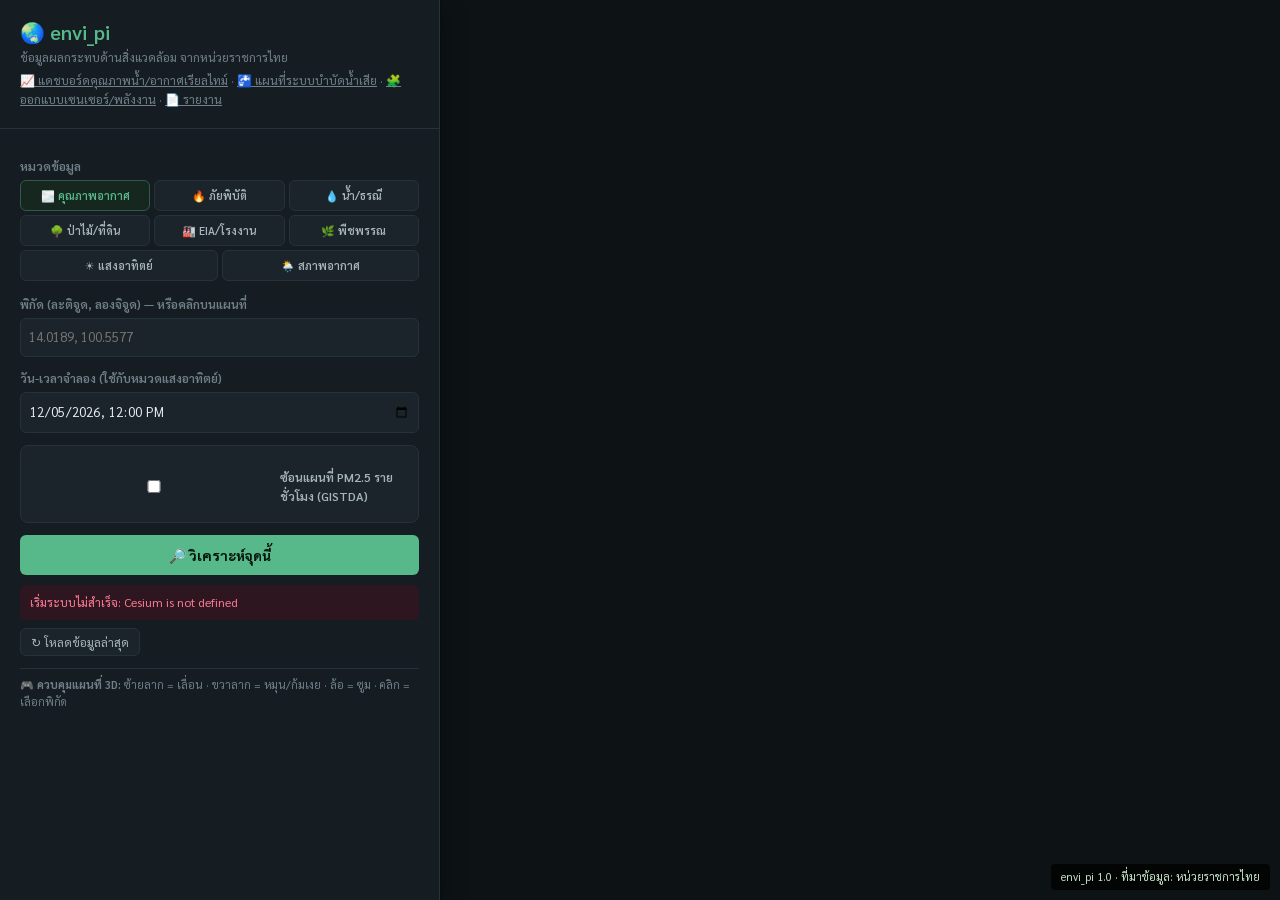
<file: web/index.html>
<!DOCTYPE html>
<html lang="th" data-theme="dark">
<head>
  <meta charset="UTF-8">
  <meta name="viewport" content="width=device-width, initial-scale=1.0">
  <title>envi_pi — ข้อมูลผลกระทบด้านสิ่งแวดล้อม ประเทศไทย</title>
  <link rel="preconnect" href="https://fonts.googleapis.com">
  <link href="https://fonts.googleapis.com/css2?family=Sarabun:wght@400;500;600;700&display=swap" rel="stylesheet">
  <link href="https://cesium.com/downloads/cesiumjs/releases/1.115/Build/Cesium/Widgets/widgets.css" rel="stylesheet">
  <link rel="stylesheet" href="css/pi.css">
  <link rel="stylesheet" href="css/envi.css">
</head>
<body>
  <div class="app-container">
    <aside class="sidebar">
      <header class="top">
        <h1>🌏 envi_pi</h1>
        <div class="sub">ข้อมูลผลกระทบด้านสิ่งแวดล้อม จากหน่วยราชการไทย</div>
        <div class="sub" style="margin-top:4px"><a href="water-realtime.html" style="color:inherit">📈 แดชบอร์ดคุณภาพน้ำ/อากาศเรียลไทม์</a> · <a href="wastewater.html" style="color:inherit">🚰 แผนที่ระบบบำบัดน้ำเสีย</a> · <a href="sensor-design.html" style="color:inherit">🧩 ออกแบบเซนเซอร์/พลังงาน</a> · <a href="report.html" style="color:inherit">📄 รายงาน</a></div>
        <div id="userBox" class="userbox"></div>
      </header>

      <div class="control-panel">
        <label class="lbl">หมวดข้อมูล</label>
        <div class="api-tabs" id="tabs"></div>

        <div class="form-group">
          <label for="coords">พิกัด (ละติจูด, ลองจิจูด) — หรือคลิกบนแผนที่</label>
          <input type="text" id="coords" placeholder="14.0189, 100.5577">
        </div>
        <div class="form-group">
          <label for="datetime">วัน-เวลาจำลอง (ใช้กับหมวดแสงอาทิตย์)</label>
          <input type="datetime-local" id="datetime">
        </div>

        <section data-panel="air" class="cat-panel">
          <label class="chk"><input type="checkbox" id="chkAqTile"> ซ้อนแผนที่ PM2.5 รายชั่วโมง (GISTDA)</label>
          <div id="airLegend" class="legend"></div>
        </section>
        <section data-panel="disaster" class="cat-panel" hidden>
          <div id="eventLegend" class="legend"></div>
        </section>
        <section data-panel="water" class="cat-panel" hidden>
          <div class="hint">บ่อบาดาล (กรมทรัพยากรน้ำบาดาล) · ลุ่มน้ำ (กรมทรัพยากรน้ำ) · เรดาร์ฝนหลวง — เฟส 2</div>
        </section>
        <section data-panel="forest" class="cat-panel" hidden>
          <div class="hint">ป่าสงวนแห่งชาติ (กรมป่าไม้) · การใช้ที่ดิน (กรมพัฒนาที่ดิน) · อุทยาน — นำเข้าผ่าน import.html (เฟส 3)</div>
        </section>
        <section data-panel="eia" class="cat-panel" hidden>
          <div class="hint">EIA (สผ.) · โรงงาน (กรมโรงงานฯ) · ขยะ (คพ.) — ไม่มี API นำเข้า CSV ด้วยมือ (เฟส 3)</div>
        </section>
        <section data-panel="vegetation" class="cat-panel" hidden>
          <div class="slider-title"><span>🎛️ ความจางชั้น NDVI (NASA GIBS)</span><span id="opacityVal">55%</span></div>
          <input type="range" class="opacity-slider" id="ndviOpacity" min="0" max="1" step="0.05" value="0.55">
          <div class="legend-scale"><div style="background:rgba(120,40,0,1)"></div><div style="background:rgba(255,200,0,1)"></div><div style="background:rgba(140,230,60,1)"></div><div style="background:rgba(0,100,0,1)"></div></div>
          <div class="scale-lbl"><span>ตึก/ดินว่าง</span><span>พืชพรรณหนาแน่น</span></div>
        </section>
        <section data-panel="solar" class="cat-panel" hidden>
          <div class="hint">แผนที่รังสีอาทิตย์รายตำบลของ พพ. (พ.ศ. 2560, 7,416 ตำบล) · NASA POWER (รายปี) + PVGIS (รายชั่วโมง) เรียกสดแล้วแคช 30 วัน</div>
        </section>
        <section data-panel="weather" class="cat-panel" hidden>
          <div class="hint">กรมอุตุนิยมวิทยา 122 สถานี + พยากรณ์กริด 3 กม. — ต้องสมัคร API key (เฟส 4)</div>
        </section>

        <button class="btn-analyze" id="btnAnalyze">🔎 วิเคราะห์จุดนี้</button>
        <div id="status" class="status" hidden></div>
        <div class="tools"><button class="btn-sm" id="btnRefresh">↻ โหลดข้อมูลล่าสุด</button></div>

        <div class="help">
          🎮 <b>ควบคุมแผนที่ 3D:</b> ซ้ายลาก = เลื่อน · ขวาลาก = หมุน/ก้มเงย · ล้อ = ซูม · คลิก = เลือกพิกัด
        </div>
      </div>

      <div id="resultPanel" class="result-panel" hidden>
        <div class="panel-header">
          <span class="panel-title">📊 ผลการวิเคราะห์พื้นที่</span>
          <span><button id="btnSave" class="btn-sm" hidden>💾 บันทึก</button> <button class="panel-close-btn" id="btnClose">×</button></span>
        </div>
        <div id="panelBody" class="panel-body"></div>
      </div>
    </aside>

    <main class="map-wrapper">
      <div id="cesiumContainer"></div>
      <div class="version-tag">envi_pi 1.0 · <span id="credits">ที่มาข้อมูล: หน่วยราชการไทย</span></div>
    </main>
  </div>

  <dialog id="loginDlg" class="dlg">
    <form id="loginForm" method="dialog">
      <h2>เข้าสู่ระบบ</h2>
      <p class="dim">เฉพาะผู้ที่ผู้ดูแลสร้างบัญชีให้ใน Supabase Authentication</p>
      <label>อีเมล<input type="email" id="loginEmail" required autocomplete="username"></label>
      <label>รหัสผ่าน<input type="password" id="loginPass" required autocomplete="current-password"></label>
      <div id="loginErr" class="err"></div>
      <div class="row"><button type="button" class="btn-sm" onclick="document.getElementById('loginDlg').close()">ยกเลิก</button><button type="submit" class="btn-analyze sm">เข้าสู่ระบบ</button></div>
    </form>
  </dialog>

  <script src="https://cesium.com/downloads/cesiumjs/releases/1.115/Build/Cesium/Cesium.js"></script>
  <script type="module" src="js/app.js"></script>
</body>
</html>
</file>
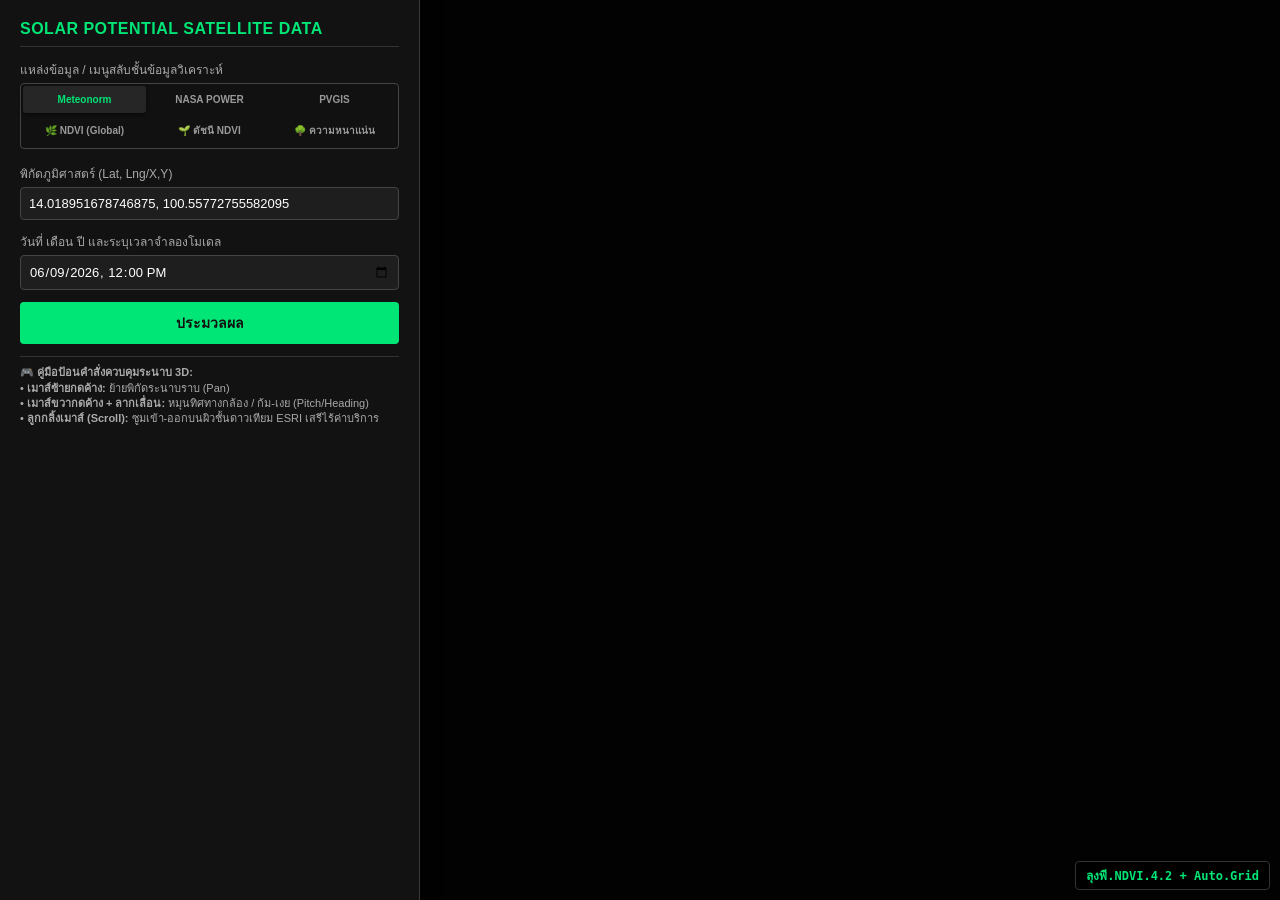
<file: solar energy potential based on satellite data V2.9.0.html>
<!DOCTYPE html>
<html lang="th">
<head>
    <meta charset="UTF-8">
    <meta name="viewport" content="width=device-width, initial-scale=1.0">
    <title>Global Solar Radiation & Verified NDVI Analytic Platform (Version ลุงพี.NDVI.4.1 - Auto Grid Update)</title>
    <link href="https://cesium.com/downloads/cesiumjs/releases/1.115/Build/Cesium/Widgets/widgets.css" rel="stylesheet">
    <style>
        * {
            box-sizing: border-box;
            font-family: 'Segoe UI', Tahoma, Geneva, Verdana, sans-serif;
        }
        body, html {
            margin: 0;
            padding: 0;
            width: 100%;
            height: 100%;
            overflow: hidden;
            background-color: #020202;
            color: #eaeaea;
        }
        
        /* 1. โครงสร้าง Layout หลักแบบแบ่งฝั่ง */
        .app-container {
            display: flex;
            width: 100vw;
            height: 100vh;
        }

        /* 2. แถบเครื่องมือและผลลัพธ์ฝั่งซ้าย (Sidebar) */
        .sidebar {
            width: 420px;
            min-width: 420px;
            background: rgba(18, 18, 18, 1);
            border-right: 1px solid #3a3a3a;
            display: flex;
            flex-direction: column;
            overflow-y: auto;
            z-index: 10;
            box-shadow: 2px 0 15px rgba(0,0,0,0.8);
        }

        /* 3. พื้นที่แผนที่ฝั่งขวา */
        .map-wrapper {
            flex-grow: 1;
            position: relative;
        }
        
        #cesiumContainer {
            width: 100%;
            height: 100%;
        }

        /* ปรับแต่งส่วน Control Panel เดิมให้เข้ากับ Sidebar */
        .control-panel {
            padding: 20px;
        }
        
        .control-panel h2 {
            margin-top: 0;
            font-size: 16px;
            text-transform: uppercase;
            letter-spacing: 0.5px;
            color: #00e676;
            border-bottom: 1px solid #333;
            padding-bottom: 8px;
        }
        
        .api-tabs {
            display: flex;
            flex-wrap: wrap;
            margin-bottom: 15px;
            background: #111;
            border-radius: 4px;
            padding: 2px;
            border: 1px solid #444;
            gap: 2px;
        }
        .tab-btn {
            flex: 1 1 28%;
            padding: 8px 2px;
            background: transparent;
            border: none;
            color: #999;
            font-size: 10px;
            font-weight: bold;
            cursor: pointer;
            border-radius: 3px;
            transition: all 0.2s ease;
            text-align: center;
        }
        .tab-btn.active {
            background: #262626;
            color: #00e676;
            box-shadow: 0 2px 4px rgba(0,0,0,0.5);
        }
        .tab-btn.density-active.active {
            color: #ff9800;
        }
        .form-group {
            margin-bottom: 12px;
        }
        .form-group label {
            display: block;
            font-size: 12px;
            color: #aaa;
            margin-bottom: 4px;
        }
        .form-group input {
            width: 100%;
            padding: 8px;
            background: #1e1e1e;
            border: 1px solid #444;
            color: #fff;
            border-radius: 4px;
            font-size: 13px;
        }
        
        .ndvi-panel-control {
            background: #161616;
            border: 1px solid #333;
            border-radius: 6px;
            padding: 12px;
            margin-bottom: 15px;
            display: none; 
        }
        .slider-title {
            font-size: 12px;
            font-weight: bold;
            color: #ffd54f;
            display: flex;
            justify-content: space-between;
            margin-bottom: 6px;
        }
        .opacity-slider {
            width: 100%;
            accent-color: #00e676;
            cursor: pointer;
            margin-bottom: 8px;
        }
        .ndvi-legend {
            padding-top: 8px;
            border-top: 1px dashed #333;
            font-size: 11px;
            color: #ccc;
            line-height: 1.4;
        }
        .legend-scale {
            display: flex;
            height: 8px;
            margin: 6px 0;
            border-radius: 2px;
            overflow: hidden;
        }

        .local-analysis-panel {
            background: #161616;
            border-radius: 6px;
            padding: 12px;
            margin-bottom: 15px;
            border-left: 4px solid #ccc;
            display: none;
        }
        .local-info-content {
            font-size: 12.5px;
            color: #b0bec5;
            line-height: 1.5;
            margin-bottom: 10px;
        }
        .legend-item {
            display: flex;
            align-items: center;
            margin-bottom: 5px;
            font-size: 11px;
        }
        .legend-color {
            width: 16px;
            height: 16px;
            margin-right: 8px;
            border-radius: 3px;
            display: inline-block;
        }

        .btn-analyze {
            width: 100%;
            padding: 10px;
            background: #00e676;
            border: none;
            color: #111;
            font-weight: bold;
            border-radius: 4px;
            cursor: pointer;
            transition: background 0.2s;
            font-size: 14px;
        }
        .btn-analyze:hover { background: #00b359; }

        /* ปรับปรุงหน้าต่างแสดงผลลัพธ์ให้ฝังตัวใน Sidebar */
        .result-panel {
            background: rgba(22, 22, 22, 0.98);
            border-top: 1px solid #444;
            display: none; 
            flex-direction: column;
            flex-grow: 1;
        }
        .panel-header {
            padding: 12px 20px;
            background: #1a1a1a;
            border-bottom: 1px solid #444;
            display: flex;
            justify-content: space-between;
            align-items: center;
        }
        .panel-title {
            font-size: 14px;
            font-weight: bold;
            color: #ffd54f;
        }
        .panel-close-btn {
            background: transparent;
            border: none;
            color: #ff5252;
            font-weight: bold;
            font-size: 18px;
            cursor: pointer;
        }
        .panel-body {
            padding: 20px;
            color: #fff;
        }
        .result-item {
            margin-bottom: 14px;
            font-size: 13px;
            line-height: 1.5;
            border-bottom: 1px solid #2d2d2d;
            padding-bottom: 12px;
        }
        .result-item:last-child { border-bottom: none; }
        .result-label {
            font-weight: bold;
            color: #00e676;
            display: inline-block;
            margin-bottom: 4px;
        }
        .source-badge {
            background: #111;
            color: #ffd54f;
            padding: 2px 6px;
            border-radius: 3px;
            font-size: 11px;
            font-weight: bold;
            border: 1px solid #ffd54f;
        }
        .badge {
            display: inline-block;
            padding: 2px 6px;
            border-radius: 4px;
            font-size: 11px;
            font-weight: bold;
            margin-left: 5px;
        }
        .badge-good { background-color: #1b5e20; color: #a5d6a7; }
        .badge-warning { background-color: #e65100; color: #ffcc80; }
        .badge-danger { background-color: #b71c1c; color: #ef9a9a; }
        
        .version-tag {
            position: absolute;
            bottom: 10px;
            right: 10px;
            z-index: 1000;
            background: rgba(0, 0, 0, 0.9);
            color: #00e676;
            padding: 4px 10px;
            border-radius: 4px;
            font-size: 12px;
            font-family: monospace;
            font-weight: bold;
            pointer-events: none;
            border: 1px solid #333;
        }
        .cesium-viewer-bottom { display: none !important; }
    </style>
</head>
<body>

    <div class="app-container">
        <div class="sidebar">
            <div class="control-panel">
                <h2>Solar potential satellite data</h2>
                
                <label style="font-size: 12px; color: #aaa; display:block; margin-bottom:4px;">แหล่งข้อมูล / เมนูสลับชั้นข้อมูลวิเคราะห์</label>
                <div class="api-tabs">
                    <button class="tab-btn active" id="tab-meteonorm" onclick="switchSource('Meteonorm')">Meteonorm</button>
                    <button class="tab-btn" id="tab-nasa" onclick="switchSource('NASA POWER')">NASA POWER</button>
                    <button class="tab-btn" id="tab-pvgis" onclick="switchSource('PVGIS')">PVGIS</button>
                    <button class="tab-btn" id="tab-ndvi-nasa" onclick="switchSource('NDVI_NASA')">🌿 NDVI (Global)</button>
                    <button class="tab-btn" id="tab-ndvi-local" onclick="switchSource('NDVI_LOCAL')">🌱 ดัชนี NDVI</button>
                    <button class="tab-btn" id="tab-density" onclick="switchSource('DENSITY')">🌳 ความหนาแน่น</button>
                </div>

                <div class="form-group">
                    <label for="coords">พิกัดภูมิศาสตร์ (Lat, Lng/X,Y)</label>
                    <input type="text" id="coords" value="14.018951678746875, 100.55772755582095" placeholder="Latitude, Longitude">
                </div>
                <div class="form-group">
                    <label for="datetime">วันที่ เดือน ปี และระบุเวลาจำลองโมเดล</label>
                    <input type="datetime-local" id="datetime" value="2026-06-09T12:00">
                </div>

                <div class="ndvi-panel-control" id="ndviControlBox">
                    <div class="slider-title">
                        <span>🎛️ ระดับความจางฟิล์มวิเคราะห์พืชพรรณ:</span>
                        <span id="opacityVal">55%</span>
                    </div>
                    <input type="range" class="opacity-slider" id="ndviOpacitySlider" min="0" max="1" step="0.05" value="0.55" oninput="adjustNdviOpacity(this.value)">
                    
                    <div class="ndvi-legend">
                        <b>คำอธิบาย :</b>
                        <div class="legend-scale">
                            <div style="flex:1; background:rgba(120,40,0,1);"></div>
                            <div style="flex:1; background:rgba(255,200,0,1);"></div>
                            <div style="flex:1; background:rgba(140,230,60,1);"></div>
                            <div style="flex:1; background:rgba(0,100,0,1);"></div>
                        </div>
                        <div style="display:flex; justify-content:space-between; font-size:9.5px; color:#aaa;">
                            <span>ตึก/ดินว่างเปล่า</span>
                            <span>แนวป่าทึบ/จุดเสี่ยงเงาบัง</span>
                        </div>
                    </div>
                </div>

                <div class="local-analysis-panel" id="localAnalysisBox">
                    <div id="localInfoBox" class="local-info-content"></div>
                    <div id="localLegendBox"></div>
                </div>

                <button class="btn-analyze" onclick="processSolarAnalysis()">ประมวลผล</button>
                
                <div style="margin-top:12px; font-size:11px; color:#aaa; line-height:1.4; border-top: 1px solid #333; padding-top: 8px;">
                    🎮 <b>คู่มือป้อนคำสั่งควบคุมระนาบ 3D:</b><br>
                    • <b>เมาส์ซ้ายกดค้าง:</b> ย้ายพิกัดระนาบราบ (Pan)<br>
                    • <b>เมาส์ขวากดค้าง + ลากเลื่อน:</b> หมุนทิศทางกล้อง / ก้ม-เงย (Pitch/Heading)<br>
                    • <b>ลูกกลิ้งเมาส์ (Scroll):</b> ซูมเข้า-ออกบนผิวชั้นดาวเทียม ESRI เสรีไร้ค่าบริการ
                </div>
            </div>

            <div id="resultPanel" class="result-panel">
                <div id="panelHeader" class="panel-header">
                    <span class="panel-title">📊 ผลการวิเคราะห์พื้นที่</span>
                    <button class="panel-close-btn" onclick="closePanel()">×</button>
                </div>
                <div id="panelBody" class="panel-body"></div>
            </div>
        </div>

        <div class="map-wrapper">
            <div id="cesiumContainer"></div>
            <div class="version-tag">ลุงพี.NDVI.4.2 + Auto.Grid</div>
        </div>
    </div>

    <script src="https://cesium.com/downloads/cesiumjs/releases/1.115/Build/Cesium/Cesium.js"></script>
    <script>
        var viewer;
        var currentSource = 'Meteonorm';
        var activeEntities = [];
        var microNdviEntities = [];
        var densityEntities = [];
        var ndviLayerInstance = null;
        var baseEsriLayer = null;

        // พิกัดเริ่มต้น
        const defaultLat = 14.018951678746875;
        const defaultLng = 100.55772755582095;

        Cesium.Ion.defaultAccessToken = ''; 

        // เริ่มต้นเซ็ตอัปโครงข่ายลูกโลกสากลแบบ Fullscreen บน ESRI Base Layer 
        viewer = new Cesium.Viewer('cesiumContainer', {
            baseLayer: false, 
            baseLayerPicker: false,
            geocoder: false,
            homeButton: false,
            infoBox: true, 
            sceneModePicker: false,
            selectionIndicator: true,
            navigationHelpButton: false,
            animation: false,
            timeline: false,
            fullscreenButton: false
        });

// ใช้ฟังก์ชันแบบ Asynchronous เพื่อรอโหลด Provider (มาตรฐานบังคับของ Cesium 1.115)
        (async function loadMapLayers() {
            try {
                // 1. ดึงฐานข้อมูลแผนที่ภาพถ่ายดาวเทียมความละเอียดสูง ESRI World Imagery
                const esriProvider = await Cesium.UrlTemplateImageryProvider.fromUrl(
                    'https://server.arcgisonline.com/ArcGIS/rest/services/World_Imagery/MapServer/tile/{z}/{y}/{x}', {
                        credit: 'Tiles &copy; Esri'
                    }
                );
                baseEsriLayer = new Cesium.ImageryLayer(esriProvider);
                viewer.imageryLayers.add(baseEsriLayer);

                // 2. ดึงฐานข้อมูลชั้นนอกสุดของ NASA Global NDVI 
                const ndviProvider = await Cesium.UrlTemplateImageryProvider.fromUrl(
                    'https://api.nasa.gibs.earthdata.nasa.gov/wmts/epsg3857/best/MODIS_Terra_NDVI_8Day/default/default/GoogleMapsCompatible_Level9/{z}/{y}/{x}.png', {
                        tilingScheme: new Cesium.WebMercatorTilingScheme(),
                        maximumLevel: 9 
                    }
                );
                ndviLayerInstance = new Cesium.ImageryLayer(ndviProvider);
                ndviLayerInstance.show = false; 
                ndviLayerInstance.alpha = 0.55; 
                viewer.imageryLayers.add(ndviLayerInstance);
                
            } catch (error) {
                console.error("เกิดข้อผิดพลาดในการโหลดชั้นข้อมูลแผนที่:", error);
            }
        })();

        // ข้อมูลสเปกคำอธิบายประกอบตัวแปร
        const localContentData = {
            ndvi: {
                text: "<b>Normalized Difference Vegetation Index (NDVI):</b> ดัชนีความต่างพืชพรรณแบบปรับบรรทัดฐาน ประเมินสุขภาพความสมบูรณ์ของใบไม้พืชรอบพิกัดเป้าหมาย",
                legend: `
                    <div style="font-weight:bold; font-size:11px; margin-bottom:5px; color:#00e676;">ระดับค่าดัชนี NDVI:</div>
                    <div class="legend-item"><span class="legend-color" style="background:#006d2c"></span> สมบูรณ์มาก (>0.6)</div>
                    <div class="legend-item"><span class="legend-color" style="background:#31a354"></span> สมบูรณ์ปานกลาง (0.4 - 0.6)</div>
                    <div class="legend-item"><span class="legend-color" style="background:#bae4b3"></span> พืชเบาบาง (0.2 - 0.4)</div>
                    <div class="legend-item"><span class="legend-color" style="background:#edf8e9"></span> พื้นที่เปิดโล่ง/สิ่งปลูกสร้าง (<0.2)</div>
                `,
                borderColor: '#31a354'
            },
            density: {
                text: "<b>Vegetation Density:</b> การวิเคราะห์ความหนาแน่นเชิงพื้นที่ของปริมาณมวลชีวภาพต่อหนึ่งตารางหน่วย จำแนกสัดส่วนต้นไม้ใหญ่และสิ่งปลูกสร้างตึกแถวหนาแน่นรอบพิกัด",
                legend: `
                    <div style="font-weight:bold; font-size:11px; margin-bottom:5px; color:#ff9800;">ระดับความหนาแน่น:</div>
                    <div class="legend-item"><span class="legend-color" style="background:#d94801"></span> หนาแน่นสูงมาก</div>
                    <div class="legend-item"><span class="legend-color" style="background:#f16913"></span> หนาแน่นสูง</div>
                    <div class="legend-item"><span class="legend-color" style="background:#fdae6b"></span> หนาแน่นปานกลาง</div>
                    <div class="legend-item"><span class="legend-color" style="background:#fdd0a2"></span> หนาแน่นต่ำ / พื้นที่โล่ง</div>
                `,
                borderColor: '#ff9800'
            }
        };

        // ฟังก์ชันล้างค่ากริดตัวแปรเดิมออกจากระบบ
        function clearLocalGridLayers() {
            microNdviEntities.forEach(ent => viewer.entities.remove(ent));
            densityEntities.forEach(ent => viewer.entities.remove(ent));
            microNdviEntities = [];
            densityEntities = [];
        }

        // ฟังก์ชันสร้าง ตารางวิเคราะห์ Spatial Analysis แบบกริด
        function generateLocalGridLayers(centerLat, centerLng) {
            clearLocalGridLayers(); 
            
            const gridSize = 0.0006; 
            
            const isNdviVisible = document.getElementById('tab-ndvi-local').classList.contains('active');
            const isDensityVisible = document.getElementById('tab-density').classList.contains('active');

            for (let i = -4; i <= 4; i++) {
                for (let j = -4; j <= 4; j++) {
                    const lat = centerLat + (i * gridSize);
                    const lng = centerLng + (j * gridSize);
                    const mockValue = Math.random(); 

                    let ndviColor = '#edf8e9';
                    let ndviVal = (mockValue * 0.8).toFixed(2); 
                    if (ndviVal > 0.6) ndviColor = '#006d2c';
                    else if (ndviVal > 0.4) ndviColor = '#31a354';
                    else if (ndviVal > 0.2) ndviColor = '#bae4b3';

                    var ndviRect = viewer.entities.add({
                        rectangle: {
                            coordinates: Cesium.Rectangle.fromDegrees(lng, lat, lng + gridSize, lat + gridSize),
                            material: Cesium.Color.fromCssColorString(ndviColor).withAlpha(0.45),
                            outline: true,
                            outlineColor: Cesium.Color.WHITE.withAlpha(0.3),
                            outlineWidth: 1
                        },
                        name: "การวิเคราะห์ดัชนีพืชพรรณพิกัดย่อย",
                        description: `<p><b>ค่าดัชนี NDVI (จำลองเพื่อการคำนวณ):</b> ${ndviVal}</p><p>พิกัดกริดย่อย: ${lat.toFixed(5)}, ${lng.toFixed(5)}</p>`,
                        show: isNdviVisible
                    });
                    microNdviEntities.push(ndviRect);

                    let densityColor = '#fff7ec';
                    let densityStatus = "ต่ำมาก";
                    if (mockValue > 0.75) { densityColor = '#d94801'; densityStatus = "หนาแน่นสูงมาก"; }
                    else if (mockValue > 0.5) { densityColor = '#f16913'; densityStatus = "หนาแน่นสูง"; }
                    else if (mockValue > 0.25) { densityColor = '#fdae6b'; densityStatus = "หนาแน่นปานกลาง"; }
                    else { densityColor = '#fdd0a2'; densityStatus = "หนาแน่นต่ำ"; }

                    var densRect = viewer.entities.add({
                        rectangle: {
                            coordinates: Cesium.Rectangle.fromDegrees(lng, lat, lng + gridSize, lat + gridSize),
                            material: Cesium.Color.fromCssColorString(densityColor).withAlpha(0.45),
                            outline: true,
                            outlineColor: Cesium.Color.WHITE.withAlpha(0.3),
                            outlineWidth: 1
                        },
                        name: "การวิเคราะห์ความหนาแน่นพรรณพืชพิกัดย่อย",
                        description: `<p><b>ระดับความหนาแน่นเชิงวิศวกรรมภูมิศาสตร์:</b> ${densityStatus}</p><p>พิกัดกริดย่อย: ${lat.toFixed(5)}, ${lng.toFixed(5)}</p>`,
                        show: isDensityVisible
                    });
                    densityEntities.push(densRect);
                }
            }
        }

        generateLocalGridLayers(defaultLat, defaultLng);

        // ฟังก์ชันบริหารสลับค่ายรังสีและชั้นข้อมูล
        function switchSource(sourceName) {
            document.querySelectorAll('.tab-btn').forEach(btn => {
                btn.classList.remove('active');
                btn.classList.remove('density-active');
            });

            if (ndviLayerInstance) ndviLayerInstance.show = false;
            document.getElementById('ndviControlBox').style.display = 'none';
            document.getElementById('localAnalysisBox').style.display = 'none';
            
            microNdviEntities.forEach(ent => ent.show = false);
            densityEntities.forEach(ent => ent.show = false);

            if (sourceName === 'NDVI_NASA') {
                document.getElementById('tab-ndvi-nasa').classList.add('active');
                document.getElementById('ndviControlBox').style.display = 'block';
                if (ndviLayerInstance) ndviLayerInstance.show = true;
                return; 
            }

            if (sourceName === 'NDVI_LOCAL') {
                var btn = document.getElementById('tab-ndvi-local');
                btn.classList.add('active');
                document.getElementById('localAnalysisBox').style.display = 'block';
                document.getElementById('localInfoBox').innerHTML = localContentData.ndvi.text;
                document.getElementById('localLegendBox').innerHTML = localContentData.ndvi.legend;
                document.getElementById('localAnalysisBox').style.borderLeftColor = localContentData.ndvi.borderColor;
                
                microNdviEntities.forEach(ent => ent.show = true);
                return;
            }

            if (sourceName === 'DENSITY') {
                var btn = document.getElementById('tab-density');
                btn.classList.add('active');
                btn.classList.add('density-active');
                document.getElementById('localAnalysisBox').style.display = 'block';
                document.getElementById('localInfoBox').innerHTML = localContentData.density.text;
                document.getElementById('localLegendBox').innerHTML = localContentData.density.legend;
                document.getElementById('localAnalysisBox').style.borderLeftColor = localContentData.density.borderColor;
                
                densityEntities.forEach(ent => ent.show = true);
                return;
            }

            currentSource = sourceName;
            if (sourceName === 'Meteonorm') document.getElementById('tab-meteonorm').classList.add('active');
            if (sourceName === 'NASA POWER') document.getElementById('tab-nasa').classList.add('active');
            if (sourceName === 'PVGIS') document.getElementById('tab-pvgis').classList.add('active');
            
            var coordInput = document.getElementById('coords').value;
            if (coordInput && activeEntities.length > 0) {
                processSolarAnalysis();
            }
        }

        function adjustNdviOpacity(val) {
            document.getElementById('opacityVal').innerText = Math.round(val * 100) + "%";
            if (ndviLayerInstance) {
                ndviLayerInstance.alpha = parseFloat(val);
            }
        }

        function closePanel() {
            document.getElementById('resultPanel').style.display = 'none';
        }

        function clearActiveGISLayers() {
            activeEntities.forEach(entity => viewer.entities.remove(entity));
            activeEntities = [];
        }

        // โมดูลคำนวณประมวลผลเชิงลึกทางวิศวกรรม
        async function processSolarAnalysis() {
            var coordInput = document.getElementById('coords').value;
            var datetimeInput = document.getElementById('datetime').value;
            
            var latlngStr = coordInput.split(',');
            if (latlngStr.length !== 2) {
                alert("รูปแบบพิกัดภูมิศาสตร์ไม่ถูกต้อง");
                return;
            }
            
            var lat = parseFloat(latlngStr[0].trim());
            var lng = parseFloat(latlngStr[1].trim());
            
            if (isNaN(lat) || isNaN(lng)) {
                alert("ตัวเลขค่าพิกัดพังทลาย กรุณาสอบทานค่าอีกครั้ง");
                return;
            }

            clearActiveGISLayers();

            generateLocalGridLayers(lat, lng);

            var offset = 0.00035;

            var frameEntity = viewer.entities.add({
                rectangle: {
                    coordinates: Cesium.Rectangle.fromDegrees(lng - offset, lat - offset, lng + offset, lat + offset),
                    material: Cesium.Color.fromCssColorString('#00e676').withAlpha(0.12),
                    outline: true,
                    outlineColor: Cesium.Color.fromCssColorString('#ffd54f'),
                    outlineWidth: 3
                }
            });
            activeEntities.push(frameEntity);

            var centerPin = viewer.entities.add({
                position: Cesium.Cartesian3.fromDegrees(lng, lat),
                point: {
                    pixelSize: 10,
                    color: Cesium.Color.fromCssColorString('#ff5252'),
                    outlineColor: Cesium.Color.WHITE,
                    outlineWidth: 2
                }
            });
            activeEntities.push(centerPin);

            // บินกล้อง 3D ไปยังพิกัดใหม่
            viewer.camera.flyTo({
                destination: Cesium.Cartesian3.fromDegrees(lng, lat - 0.0014, 190),
                orientation: {
                    heading: Cesium.Math.toRadians(0.0),
                    pitch: Cesium.Math.toRadians(-45.0), 
                    roll: 0.0
                }
            });

            var resultPanel = document.getElementById('resultPanel');
            var panelBody = document.getElementById('panelBody');
            resultPanel.style.display = 'flex';
            panelBody.innerHTML = `<div style="text-align:center; padding:25px;">🔄 กำลังเรียกทะเบียนประวัติผังเมืองไทย และประมวลผลสมดุลฟิสิกส์ความร้อนแผง...</div>`;

            var addressText = "ไม่สามารถเข้าถึงฐานข้อมูลทะเบียนราษฎร์ส่วนท้องถิ่นได้ในขณะนี้";
            try {
                var geoResponse = await fetch(`https://nominatim.openstreetmap.org/reverse?format=jsonv2&lat=${lat}&lon=${lng}&accept-language=th`);
                var geoData = await geoResponse.json();
                if (geoData && geoData.address) {
                    var addr = geoData.address;
                    var subdistrict = addr.subdistrict || addr.village || addr.suburb || "ไม่พบระบุตำบล";
                    var district = addr.district || addr.city_district || "ไม่พบระบุอำเภอ";
                    var province = addr.province || addr.state || "ไม่พบระบุจังหวัด";
                    addressText = `ต. ${subdistrict} อ. ${district} จ. ${province}`;
                }
            } catch (error) {
                addressText = "พิกัดเป้าหมายอยู่นอกเหนือน่านน้ำและเส้นขอบข่ายการระบุผังเมืองไทย";
            }

            var solarData = getSourceData(currentSource);

            var coeff_a = -3.47; 
            var coeff_b = -0.0594;
            var deltaT = 3; 
            var e_ghi = solarData.instantGhi; 

            var backOfModuleTemp = e_ghi * Math.exp(coeff_a + (coeff_b * solarData.windSpeed)) + solarData.airTemp;
            var calculatedModuleTemp = backOfModuleTemp + (e_ghi / 1000) * deltaT;

            var ghiAnalysis = interpretGHI(solarData.ghi);
            var difAnalysis = interpretDiffuse(solarData.diffuse, solarData.ghi);
            var tempAnalysis = interpretModuleTemp(calculatedModuleTemp);

            var formattedDate = new Date(datetimeInput).toLocaleString('th-TH', { 
                dateStyle: 'medium', 
                timeStyle: 'short' 
            });

            panelBody.innerHTML = `
                <div class="result-item">
                    <span class="result-label">⏱️ วัน เดือน ปี เวลาจำลอง:</span> ${formattedDate} 
                    <span class="source-badge" style="float:right;">API: ${currentSource}</span>
                </div>

                <div class="result-item">
                    <span class="result-label">📍   พิกัดภูมิศาสตร์และที่ตั้ง :</span><br>
                    <span>ละติจูด, ลองจิจูด: ${lat.toFixed(7)}, ${lng.toFixed(7)}</span><br>
                    <span style="color:#ffd54f; font-weight:bold;">🏠 ตำแหน่งที่ตั้ง: ${addressText}</span>
                </div>

                <div class="result-item">
                    <span class="result-label">☀️ ค่ารังสีรวมแนวราบ GHI (Global Horizontal Irradiance):</span><br>
                    <span style="font-size:16px; font-weight:bold;">${solarData.ghi} kWh/m²/year</span>
                    <span class="badge ${ghiAnalysis.style}">${ghiAnalysis.status}</span><br>
                    <small style="color:#ccc; display:block; margin-top:5px;">
                        เมื่อเทียบสภาวะทดสอบ <b>STC (1,000 W/m²)</b> หรือเกณฑ์ปฏิบัติจริง <b>NOCT (800 W/m²)</b> ถือว่าพิกัดพื้นที่นี้มีความเข้มข้นรังสีสะสมสูง คุ้มค่าแก่การลงทุนระบบสถานี Solar Rooftop
                    </small>
                </div>

                <div class="result-item">
                    <span class="result-label">☁️ ค่ารังสีสะท้อนชนิดกระจาย (Diffuse Radiation):</span><br>
                    <span style="font-size:16px; font-weight:bold;">${solarData.diffuse} kWh/m²/year</span>
                    <span class="badge ${difAnalysis.style}">${difAnalysis.status}</span><br>
                    <small style="color:#ccc; display:block; margin-top:5px;">
                        คำแนะนำ: หากผู้ใช้เปิดสลับเมนูแท็บ <b>🌱 ดัชนี NDVI</b> แล้วพบปื้นสัญลักษณ์พื้นที่พืชพรรณหนาแน่นสูงแผ่ขนาบบนผิวอาคาร ควรประยุกต์ติดตั้งแผงชนิด Bifacial (สองหน้า) ร่วมด้วยเพื่อเก็บมวลรังสีสะท้อนกลุ่มนี้
                    </small>
                </div>

                <div class="result-item">
                    <span class="result-label">🔥 อุณหภูมิแผงคาดการณ์จริงชั่วขณะ (King Sandia Model):</span><br>
                    <span style="font-size:16px; font-weight:bold; color:#ff5252;">${calculatedModuleTemp.toFixed(1)} °C</span>
                    <span class="badge ${tempAnalysis.style}">${tempAnalysis.status}</span><br>
                    
                    <div style="font-size:11px; color:#aaa; margin-top:6px; background:#141414; padding:6px; border-radius:4px; border:1px solid #2d2d2d; line-height:1.4;">
                        📊 <b>ตัวแปรแวดล้อมทางฟิลิกส์ร่วมของค่าย [${currentSource}]:</b><br>
                        • อุณหภูมิอากาศ (T_air): ${solarData.airTemp} °C<br>
                        • ความเร็วลมธรรมชาติ (Wind Speed): ${solarData.windSpeed} m/s<br>
                        • ความชื้นสัมพัทธ์มวลอากาศ (Humidity): ${solarData.humidity} %<br>
                        • ความเข้มแสงดั้งเดิมชั่วขณะ (G_instant): ${solarData.instantGhi} W/m²
                    </div>
                </div>
            `;
        }

        function getSourceData(source) {
            if (source === 'Meteonorm' || source === 'NDVI_NASA' || source === 'NDVI_LOCAL' || source === 'DENSITY') {
                return { ghi: 1965, diffuse: 815, airTemp: 34.8, windSpeed: 1.2, humidity: 62, instantGhi: 860 };
            } else if (source === 'NASA POWER') {
                return { ghi: 1880, diffuse: 845, airTemp: 31.0, windSpeed: 4.5, humidity: 50, instantGhi: 775 };
            } else if (source === 'PVGIS') {
                return { ghi: 1990, diffuse: 785, airTemp: 36.5, windSpeed: 0.8, humidity: 68, instantGhi: 895 };
            }
        }

        function interpretGHI(ghi) {
            if (ghi >= 1850) return { status: "ดีเยี่ยม (Excellent Area)", style: "badge-good" };
            return { status: "ปานกลาง", style: "badge-warning" };
        }

        function interpretDiffuse(diffuse, ghi) {
            if ((diffuse / ghi) <= 0.45) return { status: "ดีเยี่ยม (สัดส่วนรังสีตรงชัดเจน)", style: "badge-good" };
            return { status: "ปกติ", style: "badge-warning" };
        }

        function interpretModuleTemp(mTemp) {
            if (mTemp <= 45) return { status: "ดีเยี่ยม (ประสิทธิภาพเต็มร้อย)", style: "badge-good" };
            if (mTemp <= 54) return { status: "ปกติ (เกิดความสูญเสียต่ำ)", style: "badge-warning" };
            return { status: "พึงระวัง (High Thermal Derating สะสมเด่นชัด)", style: "badge-danger" };
        }

        // ถอดฟังก์ชัน dragElement ออกเนื่องจากถูกผนวกเข้ากับระบบ Sidebar เรียบร้อยแล้ว
    </script>
</body>
</html>
</file>
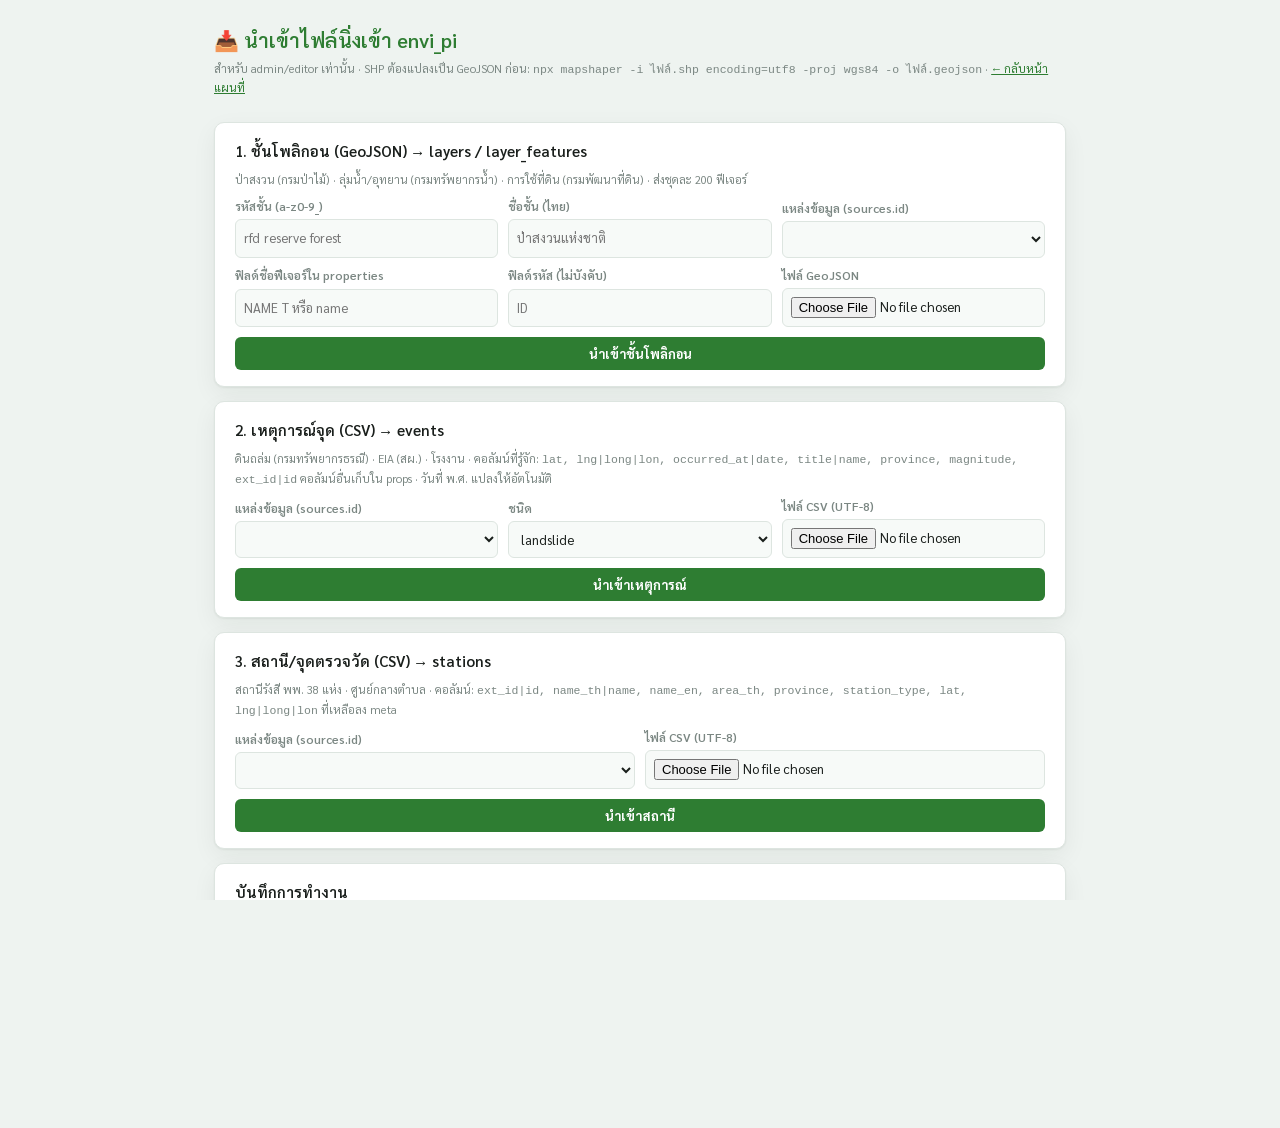
<file: web/import.html>
<!DOCTYPE html>
<html lang="th" data-theme="leaf">
<head>
  <meta charset="UTF-8">
  <meta name="viewport" content="width=device-width, initial-scale=1.0">
  <title>envi_pi — นำเข้าไฟล์นิ่ง (admin/editor)</title>
  <link href="https://fonts.googleapis.com/css2?family=Sarabun:wght@400;500;600;700&display=swap" rel="stylesheet">
  <link rel="stylesheet" href="css/pi.css">
  <link rel="stylesheet" href="css/envi.css">
  <style>html, body { overflow: auto; }</style>
</head>
<body>
  <div class="page">
    <h1>📥 นำเข้าไฟล์นิ่งเข้า envi_pi</h1>
    <div class="dim">สำหรับ admin/editor เท่านั้น · SHP ต้องแปลงเป็น GeoJSON ก่อน: <code>npx mapshaper -i ไฟล์.shp encoding=utf8 -proj wgs84 -o ไฟล์.geojson</code> · <a href="index.html">← กลับหน้าแผนที่</a></div>
    <div id="userBox" class="userbox" style="margin:10px 0"></div>

    <div class="card" id="cardLayer">
      <h2>1. ชั้นโพลิกอน (GeoJSON) → layers / layer_features</h2>
      <div class="dim">ป่าสงวน (กรมป่าไม้) · ลุ่มน้ำ/อุทยาน (กรมทรัพยากรน้ำ) · การใช้ที่ดิน (กรมพัฒนาที่ดิน) · ส่งชุดละ 200 ฟีเจอร์</div>
      <div class="row">
        <div><label>รหัสชั้น (a-z0-9_)</label><input id="layerId" placeholder="rfd_reserve_forest"></div>
        <div><label>ชื่อชั้น (ไทย)</label><input id="layerName" placeholder="ป่าสงวนแห่งชาติ"></div>
        <div><label>แหล่งข้อมูล (sources.id)</label><select id="layerSource"></select></div>
      </div>
      <div class="row">
        <div><label>ฟิลด์ชื่อฟีเจอร์ใน properties</label><input id="layerNameKey" placeholder="NAME_T หรือ name"></div>
        <div><label>ฟิลด์รหัส (ไม่บังคับ)</label><input id="layerExtKey" placeholder="ID"></div>
        <div><label>ไฟล์ GeoJSON</label><input type="file" id="layerFile" accept=".geojson,.json"></div>
      </div>
      <div class="row" style="margin-top:10px"><button class="btn-analyze sm" id="btnLayer">นำเข้าชั้นโพลิกอน</button></div>
    </div>

    <div class="card" id="cardEvents">
      <h2>2. เหตุการณ์จุด (CSV) → events</h2>
      <div class="dim">ดินถล่ม (กรมทรัพยากรธรณี) · EIA (สผ.) · โรงงาน · คอลัมน์ที่รู้จัก: <code>lat, lng|long|lon, occurred_at|date, title|name, province, magnitude, ext_id|id</code> คอลัมน์อื่นเก็บใน props · วันที่ พ.ศ. แปลงให้อัตโนมัติ</div>
      <div class="row">
        <div><label>แหล่งข้อมูล (sources.id)</label><select id="evSource"></select></div>
        <div><label>ชนิด</label><select id="evKind"><option value="landslide">landslide</option><option value="flood">flood</option><option value="warning">warning</option><option value="hotspot">hotspot</option><option value="other">other (EIA/โรงงาน)</option></select></div>
        <div><label>ไฟล์ CSV (UTF-8)</label><input type="file" id="evFile" accept=".csv,.txt"></div>
      </div>
      <div class="row" style="margin-top:10px"><button class="btn-analyze sm" id="btnEvents">นำเข้าเหตุการณ์</button></div>
    </div>

    <div class="card" id="cardStations">
      <h2>3. สถานี/จุดตรวจวัด (CSV) → stations</h2>
      <div class="dim">สถานีรังสี พพ. 38 แห่ง · ศูนย์กลางตำบล · คอลัมน์: <code>ext_id|id, name_th|name, name_en, area_th, province, station_type, lat, lng|long|lon</code> ที่เหลือลง meta</div>
      <div class="row">
        <div><label>แหล่งข้อมูล (sources.id)</label><select id="stSource"></select></div>
        <div><label>ไฟล์ CSV (UTF-8)</label><input type="file" id="stFile" accept=".csv,.txt"></div>
      </div>
      <div class="row" style="margin-top:10px"><button class="btn-analyze sm" id="btnStations">นำเข้าสถานี</button></div>
    </div>

    <div class="card">
      <h2>บันทึกการทำงาน</h2>
      <pre class="log" id="log">พร้อม</pre>
    </div>

    <div class="card">
      <h2>สถานะการดึงข้อมูลอัตโนมัติ (ingest_runs ล่าสุด)</h2>
      <table class="tbl" id="runs"><thead><tr><th>แหล่ง</th><th>เวลา</th><th>ผล</th><th>แถว</th><th>หมายเหตุ</th></tr></thead><tbody></tbody></table>
    </div>
  </div>

  <dialog id="loginDlg" class="dlg">
    <form id="loginForm" method="dialog">
      <h2>เข้าสู่ระบบ</h2>
      <label>อีเมล<input type="email" id="loginEmail" required></label>
      <label>รหัสผ่าน<input type="password" id="loginPass" required></label>
      <div id="loginErr" class="err"></div>
      <div class="row"><button type="submit" class="btn-analyze sm">เข้าสู่ระบบ</button></div>
    </form>
  </dialog>

  <script type="module" src="js/import.js"></script>
</body>
</html>
</file>
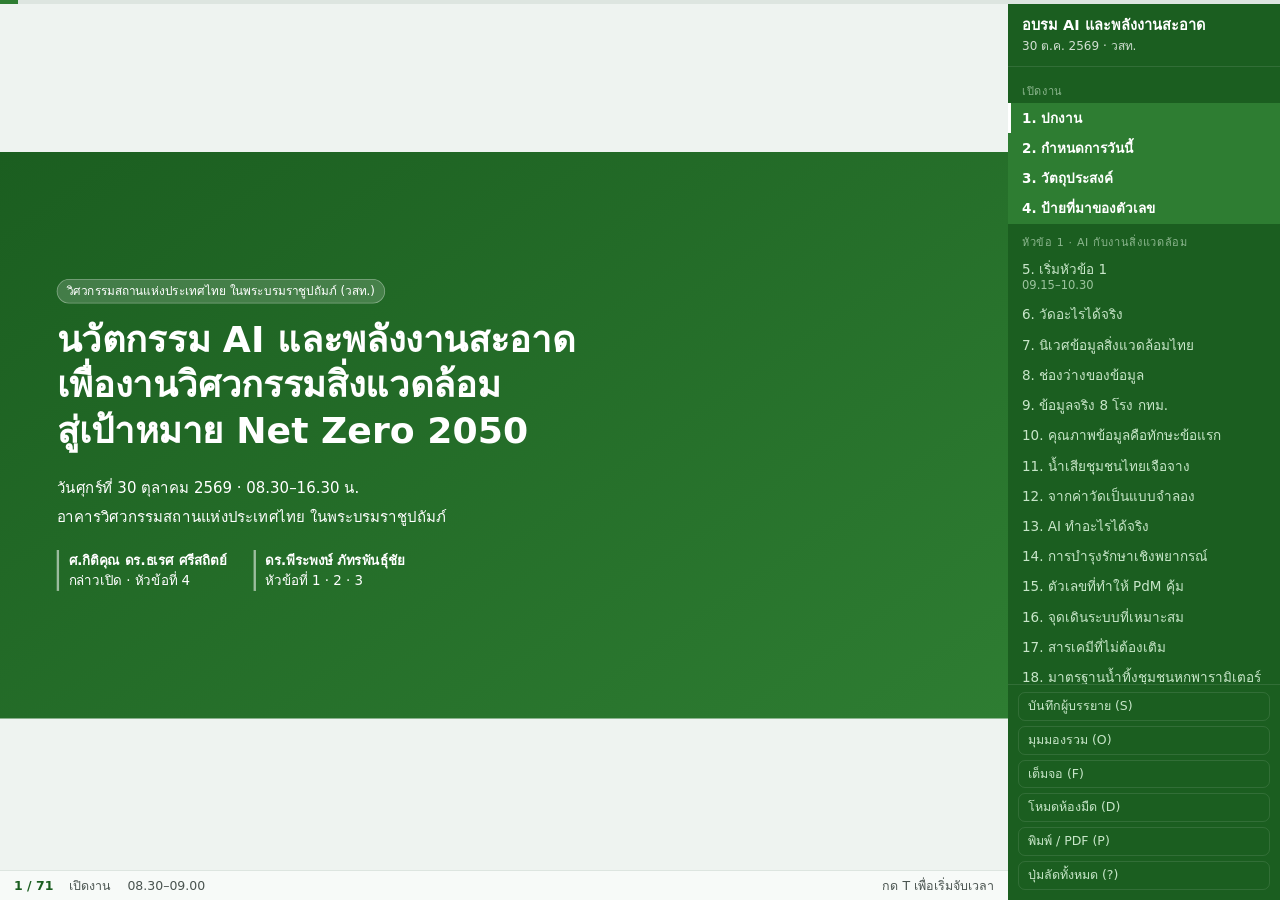
<file: web/training-ai-netzero-2569.html>
<!DOCTYPE html>
<html lang="th" data-theme="leaf">
<head>
<meta charset="utf-8">
<meta name="viewport" content="width=device-width,initial-scale=1">
<title>อบรม วสท. · นวัตกรรม AI และพลังงานสะอาดเพื่องานวิศวกรรมสิ่งแวดล้อมสู่ Net Zero 2050 — 30 ต.ค. 2569</title>
<style>
/* ───────── โทเคนสีชุด leaf คัดจาก web/css/pi.css ของ envi_pi · ประกาศในไฟล์เองเพื่อให้เป็นไฟล์เดี่ยวที่ไม่พึ่งไฟล์ภายนอก ───────── */
:root, [data-theme="leaf"] {
  --brand:#2e7d32; --brand-dark:#1b5e20; --brand-soft:#e8f5e9; --brand-line:#a5d6a7;
  --bg:#eef3f0; --surface:#fff; --surface-2:#f7faf8;
  --ink:#1a1f1c; --ink-2:#4a5450; --ink-3:#7b8783; --line:#dde5e0; --on-brand:#fff;
  --good:#15803d; --good-bg:#e7f6ec; --info:#1d4ed8; --info-bg:#e8eefc;
  --warn:#a16207; --warn-bg:#fdf3d9; --crit:#be123c; --crit-bg:#fdeaef;
  --shadow:0 1px 2px rgba(16,32,24,.06), 0 8px 24px rgba(16,32,24,.06);
  --sidebar:#1b5e20; --sidebar-hover:#2e7d32; --sidebar-ink:#c8e6c9; --sidebar-line:rgba(255,255,255,.10);
  --radius:10px; --nav-w:272px; --sw:1280px; --sh:720px; --k:1; --ox:0px; --oy:0px;
}
[data-theme="dark"] {
  --brand:#57b98a; --brand-dark:#8fe0b4; --brand-soft:#16271f; --brand-line:#2f5b47;
  --bg:#0d1215; --surface:#161d22; --surface-2:#1b242a;
  --ink:#e6edf3; --ink-2:#a6b4bd; --ink-3:#8b9aa3; --line:#25323a; --on-brand:#04140c;
  --good:#4ade80; --good-bg:#13291d; --info:#7aa7ff; --info-bg:#152034;
  --warn:#e3b341; --warn-bg:#2a2113; --crit:#ff7b93; --crit-bg:#2e1620;
  --shadow:0 1px 2px rgba(0,0,0,.4), 0 8px 24px rgba(0,0,0,.35);
  --sidebar:#111a1f; --sidebar-hover:#25323a; --sidebar-ink:#a6b4bd; --sidebar-line:rgba(255,255,255,.07);
}
* { box-sizing: border-box; }
html, body { margin: 0; padding: 0; }
body {
  background: var(--bg); color: var(--ink); overflow: hidden;
  font-family: 'Sarabun','Noto Sans Thai','IBM Plex Sans Thai','Leelawadee UI',Tahoma,system-ui,sans-serif;
  font-size: 16px; line-height: 1.55; -webkit-text-size-adjust: 100%;
}
h1, h2, h3, h4 { margin: 0; font-weight: 700; }
p { margin: 0 0 8px; }
ul, ol { margin: 0 0 8px; padding-left: 22px; }
li { margin-bottom: 4px; }
a { color: var(--brand-dark); }
b, strong { color: var(--brand-dark); }
[hidden] { display: none !important; }

/* ───────── แถบความคืบหน้า ───────── */
#prog { position: fixed; top: 0; left: 0; right: 0; height: 4px; background: var(--line); z-index: 30; }
#prog i { display: block; height: 100%; width: 0; background: var(--brand); transition: width .18s; }

/* ───────── เวทีขนาดคงที่ 1280×720 ย่อ/ขยายด้วย transform ───────── */
#stage {
  position: fixed; top: 0; left: 0; width: var(--sw); height: var(--sh);
  transform-origin: 0 0; transform: translate(var(--ox), var(--oy)) scale(var(--k));
}
.slide {
  position: absolute; inset: 0; width: var(--sw); height: var(--sh);
  background: var(--surface); padding: 40px 54px 46px; display: none; flex-direction: column; overflow: hidden;
}
.slide.on { display: flex; }
body.blank .slide.on { visibility: hidden; }
.slide > header { display: flex; align-items: flex-start; gap: 12px; border-bottom: 3px solid var(--brand); padding-bottom: 10px; margin-bottom: 18px; }
.slide > header h2 { font-size: 32px; line-height: 1.2; color: var(--brand-dark); flex: 1; }
.slide > header .no { font-size: 13px; color: var(--ink-3); white-space: nowrap; padding-top: 10px; }
.slide .body { flex: 1; min-height: 0; overflow: auto; }
.slide footer.src { font-size: 12.5px; color: var(--ink-3); border-top: 1px dashed var(--line); padding-top: 7px; margin-top: 12px; }
.slide .notes { display: none; }

/* ───────── สไลด์ปก ตัวแบ่งหัวข้อ และสไลด์พัก ───────── */
.slide.cover, .slide.divider, .slide.brk { justify-content: center; align-items: flex-start; background: linear-gradient(145deg, var(--brand-dark), var(--brand)); color: #fff; padding: 56px 72px; }
.slide.cover h1 { font-size: 46px; line-height: 1.25; max-width: 1000px; }
.slide.cover .meta { margin-top: 26px; font-size: 19px; line-height: 1.9; }
.slide.cover .who { margin-top: 24px; display: flex; gap: 34px; flex-wrap: wrap; font-size: 17px; }
.slide.cover .who div { border-left: 3px solid rgba(255,255,255,.55); padding-left: 12px; }
.slide.divider h2, .slide.brk h2 { color: #fff; font-size: 40px; border: 0; }
.slide.divider .num { font-size: 110px; font-weight: 700; opacity: .32; line-height: 1; }
.slide.divider ol { margin-top: 20px; font-size: 21px; line-height: 1.8; max-width: 900px; }
.slide.divider .clock, .slide.cover .tag, .slide.brk .clock { display: inline-block; background: rgba(255,255,255,.17); border: 1px solid rgba(255,255,255,.35); padding: 3px 12px; border-radius: 99px; font-size: 15px; }
.slide.brk .big2 { font-size: 86px; font-weight: 700; margin-top: 14px; font-variant-numeric: tabular-nums; }
.slide.brk .sub2 { font-size: 20px; opacity: .9; margin-top: 10px; }

/* ───────── ส่วนประกอบในสไลด์ ───────── */
.cols-2 { display: grid; grid-template-columns: 1fr 1fr; gap: 24px; align-items: start; }
.cols-2.wide-l { grid-template-columns: 1.35fr 1fr; }
.cols-2.wide-r { grid-template-columns: 1fr 1.35fr; }
.cols-3 { display: grid; grid-template-columns: repeat(3, 1fr); gap: 16px; align-items: start; }
.cols-4 { display: grid; grid-template-columns: repeat(4, 1fr); gap: 12px; align-items: start; }
.box { background: var(--surface-2); border: 1px solid var(--line); border-left: 4px solid var(--brand); border-radius: var(--radius); padding: 11px 14px; }
.box.ok { border-left-color: var(--good); background: var(--good-bg); }
.box.warn { border-left-color: var(--warn); background: var(--warn-bg); }
.box.bad { border-left-color: var(--crit); background: var(--crit-bg); }
.box.info { border-left-color: var(--info); background: var(--info-bg); }
.box h3 { font-size: 15px; color: var(--brand-dark); margin-bottom: 4px; }
.box.ok h3 { color: var(--good); } .box.warn h3 { color: var(--warn); } .box.bad h3 { color: var(--crit); } .box.info h3 { color: var(--info); }
.kpis { display: grid; grid-template-columns: repeat(auto-fit, minmax(150px, 1fr)); gap: 12px; }
.kpi { background: var(--surface-2); border: 1px solid var(--line); border-radius: var(--radius); padding: 10px 13px; }
.kpi .v { font-size: 27px; font-weight: 700; color: var(--brand-dark); line-height: 1.15; font-variant-numeric: tabular-nums; }
.kpi .l { font-size: 12.5px; color: var(--ink-2); }
.kpi .u { font-size: 14px; color: var(--ink-3); font-weight: 400; }
.big { font-size: 78px; font-weight: 700; color: var(--brand-dark); line-height: 1; font-variant-numeric: tabular-nums; }
.big.sm { font-size: 54px; }
.lead { font-size: 19px; line-height: 1.6; }
.hint { font-size: 12.5px; color: var(--ink-3); }
table.tb { width: 100%; border-collapse: collapse; font-size: 15px; }
table.tb.sm { font-size: 13.5px; }
table.tb.xs { font-size: 12.5px; }
table.tb th, table.tb td { padding: 6px 9px; border-bottom: 1px solid var(--line); text-align: left; vertical-align: top; }
table.tb th { background: var(--brand-soft); color: var(--brand-dark); font-size: 13px; font-weight: 600; }
table.tb td.n, table.tb th.n { text-align: right; font-variant-numeric: tabular-nums; white-space: nowrap; }
table.tb tr.hl td { background: var(--brand-soft); font-weight: 600; }
table.tb tr.sum td { border-top: 2px solid var(--brand); font-weight: 600; }
.tblwrap { overflow: auto; max-height: 100%; }
.chips { display: flex; flex-wrap: wrap; gap: 6px; }
.chips span { background: var(--brand-soft); color: var(--brand-dark); border: 1px solid var(--brand-line); border-radius: 99px; padding: 2px 10px; font-size: 12.5px; }

/* ───────── ป้ายที่มาของตัวเลข — กติกาของสไลด์ชุดนี้ ───────── */
.badge { display: inline-block; padding: 2px 10px; border-radius: 99px; font-size: 12.5px; font-weight: 600; white-space: nowrap; }
.badge.gov { background: var(--good-bg); color: var(--good); border: 1px solid var(--good); }
.badge.est { background: var(--warn-bg); color: var(--warn); border: 1px solid var(--warn); }
.badge.intl { background: var(--info-bg); color: var(--info); border: 1px solid var(--info); }
.badge.flag { background: var(--crit-bg); color: var(--crit); border: 1px solid var(--crit); }
.badge.calc { background: var(--brand-soft); color: var(--brand-dark); border: 1px solid var(--brand-line); }
sup.wq { color: var(--crit); font-weight: 700; cursor: pointer; }

/* ───────── วิธีคิด ───────── */
details.calc { margin-top: 8px; border: 1px solid var(--line); border-radius: 8px; background: var(--surface-2); }
details.calc summary { cursor: pointer; padding: 6px 11px; font-size: 13.5px; color: var(--brand-dark); font-weight: 600; }
details.calc > div { padding: 0 11px 9px; }
table.steps { width: 100%; border-collapse: collapse; font-size: 12.5px; }
table.steps td { padding: 4px 7px; border-bottom: 1px solid var(--line); vertical-align: top; }
table.steps td:first-child { color: var(--ink-2); white-space: nowrap; }
table.steps td.f { font-family: 'Consolas','Courier New',monospace; color: var(--ink); }
table.steps td.v { text-align: right; font-variant-numeric: tabular-nums; font-weight: 600; color: var(--brand-dark); white-space: nowrap; }

/* ───────── กราฟและแผนภาพ ───────── */
figure { margin: 0; }
svg.ch, svg.dg { width: 100%; height: auto; display: block; }
figcaption { font-size: 12.5px; color: var(--ink-3); margin-top: 5px; }
pre.code { background: var(--surface-2); border: 1px solid var(--line); border-radius: 8px; padding: 8px 10px; font-family: 'Consolas','Courier New',monospace; font-size: 12px; line-height: 1.5; overflow: auto; margin: 0; color: var(--ink); }

/* ───────── เมนูขวา ───────── */
#nav { position: fixed; top: 4px; right: 0; bottom: 0; width: var(--nav-w); background: var(--sidebar); color: var(--sidebar-ink); display: flex; flex-direction: column; z-index: 20; }
body.no-nav #nav { display: none; }
#nav .brand { padding: 12px 14px; border-bottom: 1px solid var(--sidebar-line); color: #fff; font-weight: 600; font-size: 14.5px; line-height: 1.35; }
#nav .brand small { display: block; font-weight: 400; font-size: 12px; opacity: .8; margin-top: 2px; }
#nav ol { list-style: none; margin: 0; padding: 6px 0; overflow-y: auto; flex: 1; }
#nav li { margin: 0; }
#nav li.group { font-size: 11px; letter-spacing: .06em; text-transform: uppercase; opacity: .65; padding: 10px 14px 3px; }
#nav button { display: block; width: 100%; text-align: left; font: inherit; font-size: 13.5px; background: none; border: 0; color: var(--sidebar-ink); padding: 6px 14px; cursor: pointer; line-height: 1.35; }
#nav button:hover { background: var(--sidebar-hover); color: #fff; }
#nav button.on { background: var(--brand); color: #fff; font-weight: 600; }
#nav button[aria-current="true"] { box-shadow: inset 3px 0 0 #fff; color: #fff; }
#nav button em { display: block; font-style: normal; font-size: 11.5px; opacity: .75; }
#nav ol.sub button { padding-left: 30px; font-size: 12.5px; opacity: .9; }
#nav .foot { border-top: 1px solid var(--sidebar-line); padding: 7px 10px 10px; display: grid; gap: 5px; }
#nav .foot button { border: 1px solid var(--sidebar-line); border-radius: 7px; font-size: 12.5px; padding: 5px 9px; }
#nav .foot button[aria-pressed="true"] { background: var(--brand); color: #fff; }

/* ───────── แถบสถานะ โน้ต ความช่วยเหลือ และมุมมองรวม ───────── */
#status { position: fixed; left: 0; bottom: 0; right: var(--nav-w); height: 30px; display: flex; align-items: center; gap: 16px; padding: 0 14px; background: var(--surface-2); border-top: 1px solid var(--line); font-size: 12.5px; color: var(--ink-2); z-index: 18; }
body.no-nav #status { right: 0; }
#status b { color: var(--brand-dark); }
#status .sp { flex: 1; }
#pace.ahead { color: var(--good); font-weight: 600; } #pace.late { color: var(--crit); font-weight: 600; }
#notes { position: fixed; left: 0; bottom: 30px; right: var(--nav-w); height: 190px; overflow: auto; background: var(--surface); border-top: 2px solid var(--brand); padding: 10px 16px; font-size: 14.5px; line-height: 1.6; color: var(--ink-2); z-index: 19; }
body.no-nav #notes { right: 0; }
#notes h4 { font-size: 12px; color: var(--ink-3); text-transform: uppercase; letter-spacing: .05em; margin-bottom: 4px; }
#help, #jump { position: fixed; inset: 0; background: rgba(12,24,18,.72); z-index: 40; overflow: auto; padding: 26px; }
#help .card, #jump .card { max-width: 1000px; margin: 0 auto; background: var(--surface); border-radius: 14px; padding: 18px 22px; }
#help h3, #jump h3 { color: var(--brand-dark); margin-bottom: 10px; }
#jump .grid { display: grid; grid-template-columns: repeat(auto-fill, minmax(118px, 1fr)); gap: 7px; }
#jump .grid button { font: inherit; font-size: 12px; text-align: left; line-height: 1.3; padding: 6px 8px; border: 1px solid var(--line); border-radius: 7px; background: var(--surface-2); color: var(--ink-2); cursor: pointer; }
#jump .grid button.on { border-color: var(--brand); background: var(--brand-soft); color: var(--brand-dark); font-weight: 600; }
#jump .grid button b { display: block; color: var(--brand-dark); font-size: 11px; }
#navToggle { display: none; position: fixed; right: 10px; bottom: 10px; z-index: 41; font: inherit; font-size: 14px; padding: 9px 15px; border-radius: 99px; border: 0; background: var(--brand-dark); color: #fff; box-shadow: var(--shadow); }

/* ───────── โทรศัพท์และแท็บเล็ตแนวตั้ง: ทิ้งเวที กลายเป็นเอกสารเลื่อนลง ───────── */
@media (max-width: 859px) {
  body { overflow: auto; }
  #stage { position: static; width: auto; height: auto; transform: none; }
  .slide { position: static; width: auto; height: auto; min-height: 0; display: block; padding: 16px 14px 20px; border-bottom: 10px solid var(--bg); overflow: visible; }
  .slide.cover, .slide.divider, .slide.brk { padding: 24px 16px; }
  .slide > header h2 { font-size: 20px; }
  .slide.cover h1 { font-size: 25px; } .slide.cover .meta { font-size: 15px; }
  .slide.divider h2, .slide.brk h2 { font-size: 24px; } .slide.divider .num { font-size: 60px; }
  .slide .body { overflow-x: auto; overflow-y: visible; }
  .slide .tblwrap { overflow-x: auto; }
  .big { font-size: 42px; } .big.sm { font-size: 32px; } .lead { font-size: 16px; }
  .cols-2, .cols-2.wide-l, .cols-2.wide-r, .cols-3, .cols-4 { grid-template-columns: 1fr; gap: 12px; }
  table.tb, table.tb.sm, table.tb.xs { font-size: 12.5px; }
  table.tb th, table.tb td { padding: 4px 6px; }
  #nav { top: 0; width: min(88vw, 310px); transform: translateX(100%); transition: transform .2s; }
  body.nav-on #nav { transform: none; }
  #navToggle { display: block; }
  #status { right: 0; } #notes { right: 0; height: 150px; }
}
@media (min-width: 860px) { #navToggle { display: none; } }

/* ───────── พิมพ์เป็น PDF ───────── */
@media print {
  @page { size: A4 landscape; margin: 8mm; }
  body { overflow: visible; background: #fff; -webkit-print-color-adjust: exact; print-color-adjust: exact; }
  #nav, #status, #prog, #notes, #help, #jump, #navToggle { display: none !important; }
  #stage { position: static; width: auto; height: auto; transform: none; }
  .slide { position: static; display: block !important; width: auto; height: auto; min-height: 0; padding: 0 0 5mm; overflow: visible; border: 0; break-after: page; page-break-after: always; }
  .slide:last-of-type { break-after: auto; page-break-after: auto; }
  .slide > header h2 { font-size: 19pt; } .big { font-size: 34pt; } .big.sm { font-size: 24pt; }
  svg.ch, svg.dg, figure, table.tb tr, .kpi, .box, details.calc { break-inside: avoid; page-break-inside: avoid; }
  table.tb thead { display: table-header-group; }
  h2, h3 { break-after: avoid; page-break-after: avoid; }
  footer.src { break-before: avoid; page-break-before: avoid; font-size: 8pt; margin-top: 3mm; }
  details.calc { border: 0; } details.calc > div { padding: 0; }
  body.pr-notes .slide .notes { display: block; margin-top: 4mm; padding-top: 3mm; border-top: 1px solid var(--line); font-size: 9.5pt; color: var(--ink-2); }
  body.pr-notes .slide .notes::before { content: 'บันทึกผู้บรรยาย'; display: block; font-weight: 600; font-size: 8pt; color: var(--ink-3); }
  body.pr-handout .slide { break-after: auto; page-break-after: auto; border-bottom: 1px solid var(--line); margin-bottom: 5mm; }
}
</style>
</head>
<body>
<div id="prog"><i></i></div>

<main id="stage">

<!-- ═══════════════════ ช่วงเปิดงาน ═══════════════════ -->
<section class="slide cover" data-sec="open" data-min="0" data-clock="08.30–09.00" data-title="ปกงาน">
  <span class="tag">วิศวกรรมสถานแห่งประเทศไทย ในพระบรมราชูปถัมภ์ (วสท.)</span>
  <h1 style="margin-top:18px">นวัตกรรม AI และพลังงานสะอาด<br>เพื่องานวิศวกรรมสิ่งแวดล้อม<br>สู่เป้าหมาย Net Zero 2050</h1>
  <div class="meta">วันศุกร์ที่ 30 ตุลาคม 2569 · 08.30–16.30 น.<br>อาคารวิศวกรรมสถานแห่งประเทศไทย ในพระบรมราชูปถัมภ์</div>
  <div class="who">
    <div><b style="color:#fff">ศ.กิติคุณ ดร.ธเรศ ศรีสถิตย์</b><br>กล่าวเปิด · หัวข้อที่ 4</div>
    <div><b style="color:#fff">ดร.พีระพงษ์ ภัทรพันธุ์ชัย</b><br>หัวข้อที่ 1 · 2 · 3</div>
  </div>
  <aside class="notes">ขึ้นสไลด์นี้ไว้ระหว่างลงทะเบียน · กดลูกศรขวาเพื่อเริ่ม · กด <b>?</b> ดูปุ่มลัดทั้งหมด · กด <b>S</b> เปิดบันทึกผู้บรรยาย · กด <b>F</b> เต็มจอ</aside>
</section>

<section class="slide" data-sec="open" data-min="4" data-clock="09.00–09.15" data-title="กำหนดการวันนี้">
  <header><h2>กำหนดการวันนี้</h2><span class="no"></span></header>
  <div class="body">
    <table class="tb" id="agenda">
      <thead><tr><th style="width:130px">เวลา</th><th>รายการ</th><th style="width:240px">ผู้บรรยาย</th><th class="n" style="width:70px">นาที</th></tr></thead>
      <tbody>
        <tr data-sec="open"><td>08.30–09.00</td><td>ลงทะเบียน</td><td>—</td><td class="n">30</td></tr>
        <tr data-sec="open"><td>09.00–09.15</td><td>กล่าวเปิดและชี้แจงวัตถุประสงค์</td><td>ศ.กิติคุณ ดร.ธเรศ ศรีสถิตย์</td><td class="n">15</td></tr>
        <tr data-sec="t1"><td>09.15–10.30</td><td><b>หัวข้อ 1</b> AI กับการทำงานร่วมกับวิศวกรรมสิ่งแวดล้อม</td><td>ดร.พีระพงษ์ ภัทรพันธุ์ชัย</td><td class="n">75</td></tr>
        <tr><td>10.30–10.45</td><td>พักรับประทานอาหารว่าง</td><td>—</td><td class="n">15</td></tr>
        <tr data-sec="t2"><td>10.45–12.00</td><td><b>หัวข้อ 2</b> พลังงานสะอาด โซลาร์เซลล์แหล่งพลังงานของระบบ</td><td>ดร.พีระพงษ์ ภัทรพันธุ์ชัย</td><td class="n">75</td></tr>
        <tr><td>12.00–13.00</td><td>พักรับประทานอาหารกลางวัน</td><td>—</td><td class="n">60</td></tr>
        <tr data-sec="t3"><td>13.00–14.30</td><td><b>หัวข้อ 3</b> การเลือกใช้ระบบการควบคุมโดย AI แบบเรียลไทม์</td><td>ดร.พีระพงษ์ ภัทรพันธุ์ชัย</td><td class="n">90</td></tr>
        <tr><td>14.30–14.45</td><td>พักรับประทานอาหารว่าง</td><td>—</td><td class="n">15</td></tr>
        <tr data-sec="t4"><td>14.45–16.00</td><td><b>หัวข้อ 4</b> การปรับตัวของงานวิศวกรรมสิ่งแวดล้อมสู่ Net Zero 2050</td><td>ศ.กิติคุณ ดร.ธเรศ ศรีสถิตย์</td><td class="n">75</td></tr>
        <tr data-sec="end"><td>16.00–16.30</td><td>ถาม–ตอบ และสรุปผล</td><td>วิทยากรทั้งสองท่าน</td><td class="n">30</td></tr>
      </tbody>
    </table>
    <p class="hint" style="margin-top:10px">คลิกแถวที่มีหัวข้อเพื่อข้ามไปสไลด์แรกของหัวข้อนั้น · แถวที่กำลังบรรยายจะถูกเน้นให้เอง</p>
  </div>
  <aside class="notes">ชี้ว่าเนื้อหาสามหัวข้อแรกเชื่อมกันเป็นลำดับเดียว คือ วัดให้ได้ → ใช้พลังงานให้ถูก → สั่งงานอัตโนมัติ แล้วหัวข้อ 4 รวบทั้งหมดเป็นเป้าคาร์บอน</aside>
</section>

<section class="slide" data-sec="open" data-min="4" data-clock="09.00–09.15" data-title="วัตถุประสงค์">
  <header><h2>วัตถุประสงค์ของการอบรม</h2><span class="no"></span></header>
  <div class="body">
    <p class="lead" style="margin-bottom:14px">ถ่ายทอดแนวคิดการนำพลังงานสะอาดมาใช้ในงานออกแบบทางวิศวกรรมสิ่งแวดล้อม ทั้งการบำบัดน้ำเสีย การกำจัดขยะและสิ่งปฏิกูล การบำบัดอากาศเสีย และการผลิตน้ำสะอาด โดยผสานเทคโนโลยีการควบคุมและบริหารจัดการระบบด้วยปัญญาประดิษฐ์</p>
    <div class="cols-2">
      <div>
        <div class="box ok"><h3>สิ่งที่ผู้เข้าอบรมจะทำได้เมื่อจบวัน</h3>
          <ol>
            <li>คิดหน่วยไฟของเครื่องเติมอากาศจากเกณฑ์ออกแบบของกรมควบคุมมลพิษได้เองด้วยเครื่องคิดเลข</li>
            <li>ประเมินขนาดและความคุ้มค่าของระบบโซลาร์สำหรับโรงบำบัด พร้อมแยกข้อเสนอแบบลงทุนเองกับแบบมีผู้ลงทุน</li>
            <li>เขียนข้อกำหนดจุดวัดและระบบควบคุมที่ระบุวิธีได้มาของค่าแต่ละตัว</li>
            <li>อ่านตัวเลขคาร์บอนของโรงบำบัดและบอกได้ว่ามาตรการใดลดได้มากที่สุดต่อเงินที่ลงไป</li>
          </ol>
        </div>
      </div>
      <div>
        <div class="box"><h3>ขอบเขตที่ตั้งใจไม่พูด</h3>
          <ul>
            <li>ไม่ขายซอฟต์แวร์ ไม่ขายอุปกรณ์ และไม่รับรองยี่ห้อใด</li>
            <li>ไม่ใช่แบบก่อสร้าง ทุกตัวเลขเป็นการวางแผนเบื้องต้น ต้องให้วิศวกรผู้ได้รับใบอนุญาตตรวจก่อนนำไปใช้</li>
            <li>ไม่สอนเขียนโค้ดแบบจำลอง แต่สอนตั้งคำถามกับแบบจำลองที่คนอื่นเสนอมา</li>
          </ul>
        </div>
        <div class="box warn" style="margin-top:12px"><h3>ข้อตกลงเรื่องตัวเลข</h3>
          ทุกตัวเลขในสไลด์ชุดนี้ติดป้ายบอกที่มา สไลด์ถัดไปอธิบายป้ายทั้งห้าแบบ ถ้าเห็นตัวเลขใดไม่มีป้าย ให้ถักท้วงได้ทันที
        </div>
      </div>
    </div>
  </div>
  <aside class="notes">ย้ำข้อตกลงเรื่องตัวเลขให้ชัดตั้งแต่ต้น เพราะทั้งวันจะอ้างตัวเลขเยอะ และผู้ฟังต้องแยกได้ว่าอันไหนเป็นกฎหมาย อันไหนเป็นการประมาณของเรา</aside>
</section>

<section class="slide" data-sec="open" data-min="4" data-clock="09.00–09.15" data-title="ป้ายที่มาของตัวเลข">
  <header><h2>วิธีอ่านสไลด์ชุดนี้ · ป้ายบอกที่มาของตัวเลข</h2><span class="no"></span></header>
  <div class="body">
    <table class="tb">
      <thead><tr><th style="width:180px">ป้าย</th><th>หมายความว่า</th><th style="width:330px">ตัวอย่างในสไลด์ชุดนี้</th></tr></thead>
      <tbody>
        <tr><td><span class="badge gov">ข้อมูลราชการไทย</span></td><td>ค่าจากประกาศ กฎหมาย หรือฐานทะเบียนของหน่วยราชการไทย ใช้อ้างอิงได้โดยตรง</td><td>เกณฑ์ออกแบบของกรมควบคุมมลพิษ · มาตรฐานน้ำทิ้ง · ทะเบียนโรงบำบัด</td></tr>
        <tr><td><span class="badge calc">คำนวณในสไลด์</span></td><td>คำนวณจากค่าข้างต้นด้วยสูตรที่แสดงให้เห็นทุกบรรทัด กดปุ่ม "แสดงวิธีคิด" ตรวจได้</td><td>หน่วยไฟเครื่องเติมอากาศของแต่ละโรง · ขนาดระบบโซลาร์</td></tr>
        <tr><td><span class="badge est">ค่าประมาณ</span></td><td>ค่าตลาดเชิงพาณิชย์หรือข้อสมมติของผู้บรรยาย ไม่ใช่ราคากลางราชการ เปลี่ยนได้ตามสถานการณ์</td><td>ราคาติดตั้งต่อกิโลวัตต์ · ราคาแบตเตอรี่ · อัตราค่าไฟ</td></tr>
        <tr><td><span class="badge intl">วรรณกรรมสากล</span></td><td>ค่าอ้างอิงจากตำราหรือเอกสารต่างประเทศ <b>ไม่ใช่ตัวเลขที่ราชการไทยประกาศ</b></td><td>ช่วงหน่วยไฟต่อลูกบาศก์เมตรของทั้งโรง · ค่าศักย์โลกร้อนของ IPCC</td></tr>
        <tr><td><span class="badge flag">ข้อมูลน่าสงสัย</span></td><td>ค่าที่อยู่ในฐานข้อมูลจริงแต่ขัดกับหลักวิชาหรือขัดกันเอง <b>แสดงไว้เพื่อสอน ไม่แก้ให้สวย</b></td><td>ค่าของแข็งแขวนลอยเข้า-ออกเท่ากัน · ค่ากรด-ด่างที่เป็นไปไม่ได้</td></tr>
      </tbody>
    </table>
    <div class="box info" style="margin-top:14px"><h3>ปุ่มลัดที่ใช้บ่อย</h3>
      <b>→ / Space</b> ถัดไป · <b>←</b> ก่อนหน้า · <b>S</b> บันทึกผู้บรรยาย · <b>O</b> มุมมองรวมทุกสไลด์ · <b>F</b> เต็มจอ · <b>D</b> โหมดห้องมืด · <b>B</b> จอดำชั่วคราว · <b>P</b> พิมพ์ · <b>?</b> ปุ่มลัดทั้งหมด · พิมพ์เลขสไลด์แล้ว <b>Enter</b> เพื่อข้ามไป
    </div>
  </div>
  <footer class="src">สไลด์ชุดนี้สร้างจากฐานความรู้และสูตรของระบบ envi_pi ทุกตัวเลขที่ติดป้าย "คำนวณในสไลด์" คำนวณด้วยโมดูลเดียวกับที่หน้าออกแบบเซนเซอร์และพลังงานใช้</footer>
  <aside class="notes">ใช้สไลด์นี้เป็นสัญญากับผู้ฟัง · บอกว่าถ้าเห็นตัวเลขไหนไม่มีป้ายให้ยกมือถาม จะได้ตรวจกันสด</aside>
</section>

<!-- ═══════════════════ หัวข้อ 1 ═══════════════════ -->
<section class="slide divider" data-sec="t1" data-min="1" data-clock="09.15–10.30" data-title="เริ่มหัวข้อ 1">
  <div class="num">1</div>
  <h2>AI กับการทำงานร่วมกับวิศวกรรมสิ่งแวดล้อม</h2>
  <span class="clock" style="margin-top:14px">09.15–10.30 · 75 นาที · ดร.พีระพงษ์ ภัทรพันธุ์ชัย</span>
  <ol>
    <li>นิเวศวิทยาของข้อมูล — รวบรวมและวิเคราะห์พารามิเตอร์สิ่งแวดล้อมเพื่อสร้างแบบจำลอง</li>
    <li>การบำรุงรักษาเชิงพยากรณ์ — ทำนายความเสื่อมสภาพของปั๊มและเครื่องเติมอากาศเพื่อลดเวลาหยุดเดินระบบ</li>
    <li>การหาจุดทำงานที่ดีที่สุด — ลดการใช้สารเคมีและพลังงานโดยคุณภาพน้ำยังผ่านเกณฑ์</li>
  </ol>
  <aside class="notes">เปิดด้วยคำถามให้ผู้ฟังตอบในใจ: โรงที่ท่านดูแลอยู่ วันนี้มีค่าอะไรที่อ่านได้ทันทีโดยไม่ต้องรอผลแล็บ</aside>
</section>

<section class="slide" data-sec="t1" data-min="6" data-clock="09.15–10.30" data-title="วัดอะไรได้จริง">
  <header><h2>ก่อนพูดเรื่อง AI · โรงบำบัดวัดอะไรได้จริง</h2><span class="badge gov">ข้อมูลราชการไทย</span><span class="no"></span></header>
  <div class="body">
    <table class="tb sm">
      <thead><tr><th style="width:190px">วิธีได้มาของค่า</th><th style="width:300px">พารามิเตอร์</th><th>ความหมายต่อการควบคุม</th></tr></thead>
      <tbody>
        <tr><td><b>ออนไลน์ต่อเนื่อง</b></td><td>ออกซิเจนละลาย · ความเป็นกรด-ด่าง · อัตราการไหล · ระดับน้ำ · ศักย์ออกซิเดชัน-รีดักชัน · อุณหภูมิ</td><td>ใช้ปิดลูปควบคุมได้ทันที ค่าเปลี่ยนแล้วสั่งงานได้ในวินาทีเดียว</td></tr>
        <tr><td><b>ออนไลน์แบบค่าสหสัมพันธ์</b><br><span class="hint">ต้องสอบเทียบกับห้องปฏิบัติการ</span></td><td>ซีโอดี · ของแข็งแขวนลอย · เอ็มแอลเอสเอส · แอมโมเนียไนโตรเจน</td><td>ใช้เฝ้าระวังและสั่งงานได้ แต่ต้องสอบเทียบเป็นรอบ ไม่ใช่ค่าสัมบูรณ์</td></tr>
        <tr><td><b>เครื่องวิเคราะห์ใช้รีเอเจนต์</b><br><span class="hint">ได้ค่าเป็นรอบ 30 นาที–2 ชั่วโมง</span></td><td>ไนโตรเจนทั้งหมด · ฟอสฟอรัสทั้งหมด</td><td>ใช้ปรับการเดินระบบรายกะได้ แต่เร็วไม่พอสำหรับลูปควบคุมโบลเวอร์</td></tr>
        <tr class="hl"><td><b>ห้องปฏิบัติการเท่านั้น</b></td><td>บีโอดี (ต้องบ่ม 5 วัน) · น้ำมันและไขมัน</td><td>วัดเรียลไทม์ไม่ได้โดยหลักวิชา ต้องนำผลวิเคราะห์มากรอกเข้าระบบ</td></tr>
      </tbody>
    </table>
    <div class="box bad" style="margin-top:16px"><h3>ข้อที่ต้องจำที่สุดของหัวข้อนี้</h3>
      <span class="lead"><b>"บีโอดีเรียลไทม์" ไม่มีอยู่จริง</b> ตัวเลขบีโอดีที่ขึ้นบนจอทุกวินาทีคือ<b>ค่าอนุมาน</b>จากการดูดกลืนแสงอัลตราไวโอเลตหรือจากแบบจำลอง ไม่ใช่ผลการบ่มห้าวันตามวิธีมาตรฐาน · ผู้เขียนข้อกำหนดต้องระบุให้ชัดว่าค่าใดเป็นค่าวัด ค่าใดเป็นค่าอนุมาน</span>
    </div>
  </div>
  <footer class="src">วิธีตรวจวิเคราะห์อ้างข้อ 3 ของประกาศกระทรวงทรัพยากรธรรมชาติและสิ่งแวดล้อม เรื่องมาตรฐานควบคุมการระบายน้ำทิ้งจากระบบบำบัดน้ำเสียรวมของชุมชน 7 เม.ย. 2553 ที่ให้ตรวจตาม Standard Methods for the Examination of Water and Wastewater</footer>
  <aside class="notes">ถามผู้ฟังว่าเคยเห็นใบเสนอราคาที่เขียนว่า "วัดบีโอดีออนไลน์" ไหม แล้วอธิบายว่าสิ่งที่เขาขายคือเครื่องวัดการดูดกลืนแสงที่แปลงค่าด้วยสมการสหสัมพันธ์ ซึ่งใช้ได้ แต่ต้องรู้ว่ามันคืออะไร</aside>
</section>

<section class="slide" data-sec="t1" data-min="6" data-clock="09.15–10.30" data-title="นิเวศข้อมูลสิ่งแวดล้อมไทย">
  <header><h2>นิเวศวิทยาของข้อมูลสิ่งแวดล้อมไทย ปี 2569</h2><span class="badge gov">ข้อมูลราชการไทย</span><span class="no"></span></header>
  <div class="body cols-2 wide-l">
    <div><figure data-chart="c1"></figure></div>
    <div>
      <table class="tb xs">
        <thead><tr><th>แหล่ง</th><th class="n">จำนวนจุด</th><th>ความถี่</th></tr></thead>
        <tbody>
          <tr><td>กรมโรงงานฯ POMS เซนเซอร์น้ำทิ้งโรงงาน</td><td class="n">796</td><td>ทุก 15 นาที</td></tr>
          <tr><td>กรมควบคุมมลพิษ IWIS คุณภาพน้ำแม่น้ำ</td><td class="n">64</td><td>รายชั่วโมง</td></tr>
          <tr><td>กรมควบคุมมลพิษ Air4Thai คุณภาพอากาศ</td><td class="n">173</td><td>รายชั่วโมง</td></tr>
          <tr><td>GISTDA ฝุ่นละอองจากดาวเทียม</td><td class="n">77 จังหวัด</td><td>รายวัน</td></tr>
          <tr><td>พพ. แผนที่รังสีอาทิตย์รายตำบล</td><td class="n">7,416</td><td>รายเดือน (พ.ศ. 2560)</td></tr>
          <tr class="hl"><td>กรมควบคุมมลพิษ DSPOT ระบบบำบัดชุมชน</td><td class="n">216</td><td><b>ผลแล็บปีละครั้ง</b></td></tr>
        </tbody>
      </table>
      <div class="box warn" style="margin-top:12px"><h3>ข้อสังเกต</h3>
        แหล่งข้อมูลที่ถี่ที่สุดเป็นของ<b>โรงงานเอกชน</b> ส่วน<b>ระบบบำบัดน้ำเสียของรัฐ</b>ซึ่งเป็นผู้ให้บริการสาธารณะ กลับมีข้อมูลน้อยที่สุด
      </div>
    </div>
  </div>
  <footer class="src">จำนวนสถานีและความถี่จากระบบ envi_pi ที่ดึงข้อมูลอัตโนมัติจากหน่วยราชการ · DSPOT = Database System for Publicly Owned Treatment Works ฐานข้อมูลระบบบำบัดน้ำเสียรวมชุมชน กรมควบคุมมลพิษ</footer>
  <aside class="notes">ชี้แกนตั้งว่าเป็นมาตราส่วนลอการิทึม เพราะ POMS 796 กับ พพ. 7,416 ต่างกันมาก · เน้นว่าข้อมูลมีอยู่แล้วมหาศาล ปัญหาไม่ใช่การขาดข้อมูล แต่คือข้อมูลไม่อยู่ที่ที่ต้องใช้</aside>
</section>

<section class="slide" data-sec="t1" data-min="5" data-clock="09.15–10.30" data-title="ช่องว่างของข้อมูล">
  <header><h2>ช่องว่างที่เป็นเหตุให้มีหลักสูตรนี้</h2><span class="badge gov">ข้อมูลราชการไทย</span><span class="no"></span></header>
  <div class="body">
    <figure data-diag="d1"></figure>
  </div>
  <footer class="src">เปรียบเทียบจากทะเบียนจริงในระบบ envi_pi · โรงงานที่ขึ้นทะเบียน POMS รายงานค่าทุก 15 นาที ส่วนระบบบำบัดรวมชุมชนในฐาน DSPOT มีผลวิเคราะห์ลงวันที่ปีละครั้ง</footer>
  <aside class="notes">นี่คือสไลด์ที่ตอบคำถามว่าทำไมต้องมาอบรม · ถ้าโรงงานเอกชนทำได้ทุก 15 นาที ระบบของรัฐก็ทำได้ ไม่ใช่เรื่องเทคโนโลยี แต่เป็นเรื่องการออกแบบข้อกำหนดและงบประมาณ</aside>
</section>

<section class="slide" data-sec="t1" data-min="7" data-clock="09.15–10.30" data-title="ข้อมูลจริง 8 โรง กทม.">
  <header><h2>ข้อมูลจริง · โรงควบคุมคุณภาพน้ำ 8 แห่งของกรุงเทพมหานคร</h2><span class="badge gov">ข้อมูลราชการไทย</span><span class="no"></span></header>
  <div class="body">
    <div class="tblwrap"><table class="tb xs" id="tPlants">
      <thead><tr><th>โรง</th><th class="n">ความสามารถ<br>ลบ.ม./วัน</th><th class="n">น้ำเข้าจริง<br>ลบ.ม./วัน</th><th class="n">ใช้งาน<br>%</th><th class="n">ปีเริ่ม<br>เดินระบบ</th><th class="n">ค่าก่อสร้าง<br>ล้านบาท</th><th class="n">บีโอดี<br>เข้า→ออก</th><th class="n">ของแข็งแขวนลอย<br>เข้า→ออก</th><th class="n">กรด-ด่าง<br>เข้า/ออก</th><th class="n">ไนโตรเจนรวม<br>เข้า→ออก</th><th class="n">ฟอสฟอรัสรวม<br>เข้า→ออก</th><th>ผู้เดินระบบ</th></tr></thead>
      <tbody></tbody>
    </table></div>
    <p class="hint" style="margin-top:8px">ทุกโรงเป็นระบบแอกทิเวเต็ดสลัดจ์ สถานะเดินระบบ · หน่วยคุณภาพน้ำเป็นมิลลิกรัมต่อลิตร ยกเว้นกรด-ด่างที่ไม่มีหน่วย · เครื่องหมาย <sup class="wq">⚠</sup> คือค่าที่น่าสงสัย คลิกเพื่อดูคำอธิบาย</p>
  </div>
  <footer class="src">ที่มา: ฐานข้อมูล DSPOT กรมควบคุมมลพิษ รายงานปี 2568 · ร่วมกับทะเบียนโรงควบคุมคุณภาพน้ำ สำนักการระบายน้ำ กรุงเทพมหานคร</footer>
  <aside class="notes">ให้เวลาผู้ฟังอ่านตารางสักครึ่งนาที แล้วถามว่าเห็นอะไรแปลกไหม ก่อนเปิดสไลด์ถัดไปที่เฉลย</aside>
</section>

<section class="slide" data-sec="t1" data-min="6" data-clock="09.15–10.30" data-title="คุณภาพข้อมูลคือทักษะข้อแรก">
  <header><h2>อ่านตารางให้เป็น · คุณภาพข้อมูลคือทักษะข้อแรกของงาน AI</h2><span class="badge flag">ข้อมูลน่าสงสัย</span><span class="no"></span></header>
  <div class="body cols-2">
    <div>
      <div class="box bad"><h3>1 · จตุจักร ของแข็งแขวนลอย 40.60 → 40.60</h3>
        ค่าเข้าและออกเท่ากันทุกตำแหน่งทศนิยม แปลว่าประสิทธิภาพการกำจัดเป็นศูนย์ ซึ่งเป็นไปไม่ได้สำหรับถังตกตะกอนที่เดินระบบปกติ และขัดกับค่าบีโอดีของโรงเดียวกันที่ลดได้ถึง 94.6%<br><b>เกือบแน่ว่าเป็นการคัดลอกค่าซ้ำที่ต้นทาง</b>
      </div>
      <div class="box bad" style="margin-top:11px"><h3>2 · ทุ่งครุ ค่ากรด-ด่าง 2.50 / 2.59</h3>
        จุลินทรีย์ในระบบแอกทิเวเต็ดสลัดจ์ตายที่สภาพกรดระดับนี้ และโรงนี้รายงานว่ากำจัดบีโอดีได้ 89.6% พร้อมกัน <b>สองข้อนี้อยู่ด้วยกันไม่ได้</b> · อาจเป็นความผิดพลาดของหน่วยหรือการแปลงค่า
      </div>
      <div class="box bad" style="margin-top:11px"><h3>3 · ทุ่งครุ ความสามารถบำบัด ขัดกันเอง</h3>
        ทะเบียน กทม. ระบุ <b>177,000</b> ลบ.ม./วัน แต่ฐาน DSPOT ระบุ <b>65,000</b> ต่างกัน 2.7 เท่า<br>สไลด์ชุดนี้<b>แสดงทั้งสองค่าพร้อมชื่อแหล่ง ไม่เฉลี่ย</b> และใช้ค่า 65,000 ในการคำนวณเพราะมาจากระเบียนเดียวกับค่าน้ำเข้าและคุณภาพน้ำที่ใช้
      </div>
    </div>
    <div>
      <div class="box ok"><h3>กฎสามข้อที่ใช้จับข้อมูลผิดได้ก่อนเข้าแบบจำลอง</h3>
        <ol>
          <li><b>ช่วงที่เป็นไปได้ทางกายภาพ</b> — กรด-ด่างของน้ำเสียชุมชนอยู่ราว 6–8 ค่าที่ออกนอกช่วงนี้ต้องสงสัยก่อนเชื่อ</li>
          <li><b>ดุลมวล</b> — ค่าออกต้องไม่มากกว่าค่าเข้าในหน่วยบำบัดที่ออกแบบให้กำจัด และผลรวมต้องสอดคล้องกับอัตราการไหล</li>
          <li><b>สอบข้ามแหล่ง</b> — ค่าเดียวกันจากสองหน่วยงานที่ต่างกันมาก คือสัญญาณว่าอย่างน้อยหนึ่งแหล่งผิด</li>
        </ol>
      </div>
      <div class="box warn" style="margin-top:12px"><h3>ทำไมเรื่องนี้สำคัญกับ AI</h3>
        แบบจำลองไม่รู้ว่าค่าไหนผิด มันจะเรียนรู้ความผิดนั้นแล้วทำนายผิดอย่างมั่นใจ · ในระบบ envi_pi ค่าที่เป็นสัญลักษณ์ว่าไม่มีข้อมูล เช่น −1 และ −999 ต้องถูกแปลงเป็นค่าว่างก่อนเสมอ ห้ามเก็บลงช่องค่าวัด
      </div>
      <div class="box info" style="margin-top:12px"><h3>ข้อความที่อยากให้จำกลับไป</h3>
        <b>งานแรกของวิศวกรในโครงการ AI ไม่ใช่การเลือกแบบจำลอง แต่คือการนั่งอ่านข้อมูลของตัวเองทีละแถว</b>
      </div>
    </div>
  </div>
  <footer class="src">ค่าทั้งหมดยกมาตามที่ปรากฏในฐาน DSPOT รายงานปี 2568 และทะเบียน กทม. โดยไม่แก้ไข เพื่อใช้เป็นกรณีศึกษาเรื่องคุณภาพข้อมูล</footer>
  <aside class="notes">สไลด์นี้มักได้คำถามว่าแล้วควรแจ้งใคร ตอบว่าแจ้งหน่วยงานเจ้าของข้อมูล และในระหว่างนั้นให้บันทึกข้อสงสัยไว้ในชุดข้อมูลของตัวเอง ห้ามลบเงียบ</aside>
</section>

<section class="slide" data-sec="t1" data-min="6" data-clock="09.15–10.30" data-title="น้ำเสียชุมชนไทยเจือจาง">
  <header><h2>ข้อค้นพบที่เปลี่ยนวิธีคิดทั้งวัน · น้ำเสียชุมชนไทยเจือจางกว่าตำรา</h2><span class="badge gov">ข้อมูลราชการไทย</span><span class="no"></span></header>
  <div class="body cols-2 wide-l">
    <div><figure data-chart="c2"></figure></div>
    <div>
      <div class="box ok"><h3>เกณฑ์ของกรมควบคุมมลพิษ ตารางที่ 2.2</h3>
        น้ำเสียชุมชนไทยจากท่อระบายรวม บีโอดี <b>65–110</b> มก./ล. ค่าแนะนำสำหรับออกแบบ <b>80</b> มก./ล. · ของแข็งแขวนลอย 40–110 (ใช้ 80) · ทีเคเอ็น 30 · ฟอสฟอรัส 4
      </div>
      <div class="box bad" style="margin-top:12px"><h3>แต่ของจริงต่ำกว่านั้นอีก</h3>
        บีโอดีน้ำเข้าจริงของทั้งแปดโรงอยู่ที่ <b>26.26–55.42</b> มก./ล. <b>ทุกโรงอยู่ใต้ช่วงเกณฑ์ทั้งหมด</b> และต่ำกว่าค่าแนะนำ 80 ลงไป 31–67%
      </div>
      <div class="box warn" style="margin-top:12px"><h3>ผลที่ตามมา</h3>
        เอกสารของกรมควบคุมมลพิษระบุเองว่า ระบบในอดีตจึง<b>ถูกออกแบบใหญ่เกินความจำเป็น</b> และแนะนำเพียงสามกระบวนการสำหรับชุมชนไทย คือ บ่อปรับเสถียร · สระเติมอากาศแบบผสมบางส่วน · <b>เอเอสแบบเติมอากาศยืดเวลา</b><br><br>
        ระบบที่ใหญ่เกินจริง = เครื่องเติมอากาศที่ใหญ่เกินจริง = <b>ค่าไฟที่จ่ายเกินจริงทุกเดือน</b> ซึ่งเป็นช่องว่างที่ AI และโซลาร์เข้าไปทำงานได้
      </div>
    </div>
  </div>
  <footer class="src">ประกาศกรมควบคุมมลพิษ เรื่องเกณฑ์การออกแบบระบบรวบรวมน้ำเสียและระบบบำบัดน้ำเสียรวมของชุมชน ลงวันที่ 5 มี.ค. 2553 (ราชกิจจานุเบกษา เล่ม 127 ตอนพิเศษ 72 ง หน้า 27 · 8 มิ.ย. 2553) ตารางที่ 2.2</footer>
  <aside class="notes">นี่คือสไลด์แกนของทั้งวัน · ย้ำว่าข้อค้นพบนี้เป็นของราชการไทยเอง ไม่ใช่ความเห็นของผู้บรรยาย และจะถูกใช้ต่อในหัวข้อ 2 ตอนคำนวณหน่วยไฟ</aside>
</section>

<section class="slide" data-sec="t1" data-min="6" data-clock="09.15–10.30" data-title="จากค่าวัดเป็นแบบจำลอง">
  <header><h2>จากค่าวัดไปเป็นแบบจำลอง · ท่อข้อมูลห้าขั้นและกับดักของแต่ละขั้น</h2><span class="no"></span></header>
  <div class="body">
    <figure data-diag="d2"></figure>
  </div>
  <footer class="src">กับดักทั้งหมดเป็นปัญหาที่พบจริงระหว่างพัฒนาระบบ envi_pi ที่ดึงข้อมูลอัตโนมัติจากหน่วยราชการไทย 11 แหล่ง</footer>
  <aside class="notes">เล่าเรื่องวันที่ลบ 543 ผิดแล้วข้อมูลไปอยู่ปี 3111 · และเรื่องเวลาไทยที่ไม่มีเขตเวลา ทำให้กราฟเลื่อนไป 7 ชั่วโมงจนตีความผิดว่าออกซิเจนต่ำตอนเที่ยง</aside>
</section>

<section class="slide" data-sec="t1" data-min="6" data-clock="09.15–10.30" data-title="AI ทำอะไรได้จริง">
  <header><h2>พูดกันตรง ๆ · ด้วยข้อมูลที่มีวันนี้ AI ทำอะไรได้และทำอะไรไม่ได้</h2><span class="no"></span></header>
  <div class="body">
    <table class="tb sm">
      <thead><tr><th style="width:250px">งานที่อยากให้ AI ทำ</th><th style="width:230px">ข้อมูลที่มีวันนี้</th><th style="width:130px">ทำได้ไหม</th><th>ขาดอะไร</th></tr></thead>
      <tbody>
        <tr><td>ทำนายบีโอดีน้ำออกล่วงหน้า 24 ชั่วโมง</td><td>ผลแล็บปีละ 1 ค่า</td><td><span class="badge flag">ยังทำไม่ได้</span></td><td>ต้องมีค่าน้ำเข้าและค่าเดินระบบรายชั่วโมงอย่างน้อย 1 ปี จึงจะมีข้อมูลพอฝึกและทวนสอบ</td></tr>
        <tr><td>เตือนเมื่อออกซิเจนละลายกำลังจะต่ำกว่าเป้า</td><td>ยังไม่มีหัววัด แต่ติดได้ทันที</td><td><span class="badge gov">ทำได้</span></td><td>หัววัดออกซิเจน 1 ตัวต่อถัง และบันทึกค่าทุก 1–5 นาที</td></tr>
        <tr><td>ทำนายการเสียของปั๊มและโบลเวอร์</td><td>มีมิเตอร์ไฟที่ตู้ควบคุมอยู่แล้วเกือบทุกโรง</td><td><span class="badge gov">ทำได้</span></td><td>เก็บกระแสและกำลังไฟรายนาทีย้อนหลัง 6–12 เดือน พร้อมบันทึกวันซ่อม</td></tr>
        <tr><td>ปรับจุดเดินระบบให้ประหยัดไฟ</td><td>ค่าอัตราไหลเข้ารายวันและค่าออกแบบ</td><td><span class="badge est">ทำได้แบบกฎก่อน</span></td><td>เริ่มจากกฎตามตารางเวลาและอัตราไหล แล้วค่อยเปลี่ยนเป็นแบบเรียนรู้เมื่อมีข้อมูลพอ</td></tr>
        <tr><td>แทนผู้ควบคุมระบบ</td><td>—</td><td><span class="badge flag">ไม่ใช่เป้าหมาย</span></td><td>ความรับผิดตามกฎหมายและการตัดสินใจในภาวะฉุกเฉินยังเป็นของวิศวกรผู้ควบคุม</td></tr>
      </tbody>
    </table>
    <div class="box info" style="margin-top:14px"><h3>ลำดับที่แนะนำ</h3>
      <b>วัดให้ได้ → เก็บให้เป็นระเบียบ → ใช้กฎง่าย ๆ ก่อน → แล้วจึงใช้แบบจำลองที่เรียนรู้เอง</b> · การข้ามไปขั้นสุดท้ายโดยยังไม่มีข้อมูลคือสาเหตุที่โครงการ AI จำนวนมากจบลงที่หน้าจอสวยซึ่งไม่มีใครใช้
    </div>
  </div>
  <aside class="notes">สไลด์นี้ช่วยกันคาดหวังเกินจริง · ถ้ามีผู้บริหารในห้อง ให้เน้นบรรทัดสุดท้ายของตาราง</aside>
</section>

<section class="slide" data-sec="t1" data-min="6" data-clock="09.15–10.30" data-title="การบำรุงรักษาเชิงพยากรณ์">
  <header><h2>การบำรุงรักษาเชิงพยากรณ์ · อะไรพังในระบบแอกทิเวเต็ดสลัดจ์</h2><span class="no"></span></header>
  <div class="body">
    <figure data-diag="d3"></figure>
  </div>
  <footer class="src">โหมดการเสียและสัญญาณนำเป็นความรู้ทางวิศวกรรมเครื่องกลและไฟฟ้าทั่วไป <span class="badge intl">วรรณกรรมสากล</span> ส่วนตำแหน่งอุปกรณ์อ้างผังระบบตามเกณฑ์ออกแบบของกรมควบคุมมลพิษ</footer>
  <aside class="notes">ชี้ว่าสัญญาณนำทุกตัวในคอลัมน์ขวาวัดได้ด้วยอุปกรณ์ที่มีอยู่แล้วในตู้ควบคุม ไม่ต้องซื้อเซนเซอร์แพง · ที่ขาดคือการเก็บค่าไว้ ไม่ใช่การวัด</aside>
</section>

<section class="slide" data-sec="t1" data-min="6" data-clock="09.15–10.30" data-title="ตัวเลขที่ทำให้ PdM คุ้ม">
  <header><h2>การบำรุงรักษาเชิงพยากรณ์ · ตัวเลขที่ใช้ตัดสินใจ</h2><span class="badge calc">คำนวณในสไลด์</span><span class="no"></span></header>
  <div class="body cols-2">
    <div>
      <div class="box bad"><h3>ถ้าเครื่องเติมอากาศของโรงดินแดงดับหนึ่งวัน</h3>
        <div class="kpis" style="margin-top:8px">
          <div class="kpi"><div class="v" data-calc="din.bodLoad">7,675</div><div class="l">กิโลกรัมบีโอดีที่ไม่ได้บำบัด</div></div>
          <div class="kpi"><div class="v" data-calc="din.q">192,644</div><div class="l">ลูกบาศก์เมตรที่คุณภาพหลุดเกณฑ์</div></div>
        </div>
        <p style="margin-top:10px">น้ำที่ระบายออกในวันนั้นมีบีโอดีใกล้ค่าน้ำเข้า คือราว 44 มก./ล. เทียบมาตรฐาน <b>ไม่เกิน 20</b> มก./ล.</p>
      </div>
      <div class="box ok" style="margin-top:12px"><h3>ค่าไฟที่ "ประหยัด" ได้จากการดับเครื่อง</h3>
        <div class="big sm" data-calc="din.aerKwh">5,779</div><span class="u">กิโลวัตต์-ชั่วโมง คิดเป็นเงินราว <b data-calc="din.aerBaht">24,270</b> บาท</span>
        <p style="margin-top:8px">เทียบกับความเสียหายด้านคุณภาพน้ำและความเสี่ยงถูกดำเนินการตามกฎหมาย <b>เงินจำนวนนี้เล็กมาก</b> การหยุดเดินเครื่องจึงไม่ใช่มาตรการประหยัดพลังงาน</p>
      </div>
    </div>
    <div>
      <div class="box"><h3>สิ่งที่การบำรุงรักษาเชิงพยากรณ์ให้จริง</h3>
        <ul>
          <li><b>ย้ายการซ่อมจากฉุกเฉินไปเป็นการวางแผน</b> ซ่อมตอนรู้ล่วงหน้าใช้คนและเวลาน้อยกว่าซ่อมตอนพัง</li>
          <li><b>ยืดอายุอุปกรณ์</b> หัวกระจายอากาศที่ล้างตามรอบมีประสิทธิภาพสูงกว่าที่ปล่อยให้อุดตันจนต้องเปลี่ยน</li>
          <li><b>รู้ว่าประสิทธิภาพกำลังตก</b> ค่าอากาศต่อหน่วยไฟที่ลดลงช้า ๆ คือเงินที่รั่วไปทุกวันโดยไม่มีสัญญาณเตือน</li>
        </ul>
        <p class="hint" style="margin-top:8px">ตัวเลขการเพิ่มความพร้อมใช้งานที่อ้างกันในวงการอยู่ในช่วงหลายสิบเปอร์เซ็นต์ แต่เป็น <span class="badge intl">วรรณกรรมสากล</span> จากอุตสาหกรรมอื่น ไม่ใช่จากโรงบำบัดน้ำเสียชุมชนไทย จึงไม่ยกมาเป็นตัวเลขเป้าหมาย</p>
      </div>
      <div class="box info" style="margin-top:12px"><h3>เริ่มวันนี้โดยไม่ต้องลงทุน</h3>
        บันทึกกระแสมอเตอร์ ชั่วโมงเดินเครื่อง และวันที่ซ่อมทุกครั้งลงตารางเดียวกัน · <b>ข้อมูลหนึ่งปีคือต้นทุนของการเริ่มต้น ไม่ใช่เครื่องมือ</b>
      </div>
    </div>
  </div>
  <footer class="src">หน่วยไฟคำนวณจากเกณฑ์ออกแบบของกรมควบคุมมลพิษ (ดูวิธีคิดที่สไลด์ 25) · อัตราค่าไฟ 4.20 บาท/kWh <span class="badge est">ค่าประมาณ</span></footer>
  <aside class="notes">ใช้สไลด์นี้ตอบผู้บริหารที่ถามว่า PdM คุ้มไหม · คำตอบคือความคุ้มไม่ได้มาจากค่าไฟ แต่มาจากการไม่ต้องหยุดระบบ</aside>
</section>

<section class="slide" data-sec="t1" data-min="6" data-clock="09.15–10.30" data-title="จุดเดินระบบที่เหมาะสม">
  <header><h2>การหาจุดทำงานที่ดีที่สุด · ออกซิเจนละลายเท่าไรจึงพอ</h2><span class="badge est">ค่าประมาณ</span><span class="no"></span></header>
  <div class="body cols-2 wide-l">
    <div><figure data-chart="c3"></figure></div>
    <div>
      <div class="box ok"><h3>ช่วงที่เกณฑ์ออกแบบของไทยกำหนด</h3>
        ค่าออกแบบทั่วไปของออกซิเจนละลายในถังเติมอากาศคือ <b>1.5–2.5</b> มก./ล. และเอ็มแอลเอสเอสของแบบเติมอากาศยืดเวลาคือ <b>3,000–6,000</b> มก./ล.
      </div>
      <div class="box warn" style="margin-top:12px"><h3>สิ่งที่เกิดขึ้นในโรงจริง</h3>
        เมื่อไม่มีหัววัด ผู้ควบคุมจะตั้งโบลเวอร์ไว้สูงเพื่อความปลอดภัย เพราะ<b>ต้นทุนของการเติมอากาศเกินคือค่าไฟที่มองไม่เห็น แต่ต้นทุนของการเติมอากาศขาดคือน้ำทิ้งไม่ผ่านซึ่งเห็นทันที</b><br>พฤติกรรมนี้สมเหตุสมผล และแก้ได้ด้วยการวัด ไม่ใช่ด้วยการสั่ง
      </div>
      <div class="box bad" style="margin-top:12px"><h3>อ่านกราฟนี้ให้ถูก</h3>
        เส้นทั้งสองเป็น<b>เส้นจากแบบจำลอง</b> คำนวณจากสมการความต้องการออกซิเจนและประสิทธิภาพการเติมอากาศ <b>ไม่ใช่ข้อมูลที่วัดจากโรงจริง</b> · ใช้เพื่อแสดงรูปร่างของความสัมพันธ์ว่าหลังจุดหนึ่งไป การเพิ่มออกซิเจนทำให้ค่าไฟขึ้นแต่คุณภาพน้ำแทบไม่ดีขึ้น
      </div>
    </div>
  </div>
  <footer class="src">ช่วงค่าออกแบบจากคู่มือระบบบำบัดน้ำเสียชุมชน กรมควบคุมมลพิษ 2563 และประกาศเกณฑ์การออกแบบ 2553 ตารางที่ 7.4 · รูปร่างของเส้นเป็นแบบจำลองเพื่ออธิบายแนวคิด</footer>
  <aside class="notes">ย้ำคำว่าเส้นจากแบบจำลอง · ถ้ามีผู้ฟังขอข้อมูลวัดจริง บอกว่านี่คือเหตุผลที่ต้องติดหัววัด เพราะวันนี้ประเทศไทยยังไม่มีชุดข้อมูลสาธารณะแบบนั้นของโรงชุมชน</aside>
</section>

<section class="slide" data-sec="t1" data-min="5" data-clock="09.15–10.30" data-title="สารเคมีที่ไม่ต้องเติม">
  <header><h2>การหาจุดทำงานที่ดีที่สุด · สารเคมีที่ไม่ต้องเติมคือเงินที่ไม่ต้องจ่าย</h2><span class="badge calc">คำนวณในสไลด์</span><span class="no"></span></header>
  <div class="body cols-2">
    <div>
      <div class="box ok"><h3>ฟอสฟอรัสของโรงจริง เทียบมาตรฐาน ไม่เกิน 2 มก./ล.</h3>
        <table class="tb sm" style="margin-top:6px">
          <thead><tr><th>โรง</th><th class="n">เข้า</th><th class="n">ออก</th><th class="n">กำจัดได้</th><th>ผ่านเกณฑ์</th></tr></thead>
          <tbody>
            <tr><td>ดินแดง</td><td class="n">2.33</td><td class="n">1.57</td><td class="n">32.6%</td><td><span class="badge gov">ผ่าน</span></td></tr>
            <tr><td>จตุจักร</td><td class="n">3.81</td><td class="n">1.76</td><td class="n">53.8%</td><td><span class="badge gov">ผ่าน</span></td></tr>
            <tr><td>บางซื่อ</td><td class="n">0.84</td><td class="n">0.46</td><td class="n">45.2%</td><td><span class="badge gov">ผ่าน</span></td></tr>
            <tr><td>สี่พระยา</td><td class="n">2.09</td><td class="n">1.40</td><td class="n">33.0%</td><td><span class="badge gov">ผ่าน</span></td></tr>
          </tbody>
        </table>
        <p style="margin-top:9px"><b>ทั้งสี่โรงผ่านมาตรฐานฟอสฟอรัสโดยไม่ต้องเติมสารตกตะกอนเลย</b> เพราะจุลินทรีย์ในระบบดูดซึมฟอสฟอรัสไปใช้สร้างเซลล์อยู่แล้ว</p>
      </div>
    </div>
    <div>
      <div class="box bad"><h3>สิ่งที่ไม่ควรเกิด</h3>
        การตั้งปั๊มจ่ายสารตกตะกอนให้เดินตลอดเวลา "เพื่อความมั่นใจ" ในโรงที่ค่าผ่านอยู่แล้ว คือ<b>ต้นทุนที่จ่ายเปล่า</b> ทั้งค่าสารเคมี ค่าขนส่ง และตะกอนเคมีที่เพิ่มขึ้นซึ่งต้องเสียเงินกำจัดอีกทอด
      </div>
      <div class="box info" style="margin-top:12px"><h3>งานของ AI ในเรื่องนี้</h3>
        ไม่ใช่การทำนายอะไรซับซ้อน แต่คือ<b>การตั้งเงื่อนไขว่าค่าปกติเท่ากับไม่จ่าย</b> แล้วจ่ายเฉพาะเมื่อค่าวัดเข้าใกล้เกณฑ์ · ลูปควบคุมแบบนี้อยู่ในหัวข้อ 3 สไลด์ 48
      </div>
      <div class="box" style="margin-top:12px"><h3>หลักคิดที่ใช้ได้กับทุกมาตรการ</h3>
        <span class="lead">AI ที่ได้เงินคืนเร็วที่สุดในงานสิ่งแวดล้อม มักไม่ใช่ AI ที่ทำสิ่งใหม่ แต่เป็น AI ที่<b>หยุดทำสิ่งที่ไม่จำเป็น</b></span>
      </div>
    </div>
  </div>
  <footer class="src">ค่าฟอสฟอรัสจากฐาน DSPOT รายงานปี 2568 · มาตรฐานฟอสฟอรัสทั้งหมดไม่เกิน 2 มก.ฟอสฟอรัส/ล. ตามประกาศ ทส. 7 เม.ย. 2553</footer>
  <aside class="notes">ถามผู้ฟังว่าโรงของท่านเติมสารตกตะกอนอยู่ไหม และเคยลองหยุดดูค่าหรือยัง · มักมีคนตอบว่าเติมเพราะเคยเติมมาตลอด</aside>
</section>

<section class="slide" data-sec="t1" data-min="4" data-clock="09.15–10.30" data-title="มาตรฐานน้ำทิ้งชุมชนหกพารามิเตอร์">
  <header><h2>ก่อนจบหัวข้อ · มาตรฐานน้ำทิ้งชุมชนมีเพียงหกพารามิเตอร์</h2><span class="badge gov">ข้อมูลราชการไทย</span><span class="no"></span></header>
  <div class="body cols-2">
    <div>
      <table class="tb">
        <thead><tr><th>พารามิเตอร์</th><th class="n">ค่ามาตรฐาน</th></tr></thead>
        <tbody>
          <tr><td>ความเป็นกรดและด่าง</td><td class="n">5.5 – 9.0</td></tr>
          <tr><td>บีโอดี</td><td class="n">ไม่เกิน 20 มก./ล.</td></tr>
          <tr><td>ของแข็งแขวนลอย</td><td class="n">ไม่เกิน 30 มก./ล.</td></tr>
          <tr><td>น้ำมันและไขมัน</td><td class="n">ไม่เกิน 5 มก./ล.</td></tr>
          <tr><td>ไนโตรเจนทั้งหมด</td><td class="n">ไม่เกิน 20 มก.ไนโตรเจน/ล.</td></tr>
          <tr><td>ฟอสฟอรัสทั้งหมด</td><td class="n">ไม่เกิน 2 มก.ฟอสฟอรัส/ล.</td></tr>
        </tbody>
      </table>
      <p class="hint" style="margin-top:8px">ถ้าหน่วยบำบัดสุดท้ายเป็นบ่อปรับเสถียรหรือบ่อผึ่ง ของแข็งแขวนลอยผ่อนปรนเป็นไม่เกิน 50 และบีโอดีใช้ค่าของน้ำที่ผ่านการกรองแล้ว <b>แต่ได้สิทธิ์นี้เฉพาะเมื่อเก็บกักน้ำไม่น้อยกว่า 7 วัน โดยคิดปริมาตรที่ความลึกไม่เกิน 2 เมตร</b></p>
    </div>
    <div>
      <div class="box bad"><h3>ข้อผิดที่พบบ่อยที่สุด</h3>
        <span class="lead"><b>ไม่มีซีโอดี และไม่มีทีเคเอ็น</b> ในมาตรฐานของระบบบำบัดน้ำเสียรวมชุมชน</span>
        <p style="margin-top:8px">ค่าซีโอดีไม่เกิน 120 และทีเคเอ็นไม่เกิน 35 ที่มักถูกยกมาอ้างคู่กัน เป็นเกณฑ์ของ<b>น้ำทิ้งจากอาคารและจากโรงงาน</b> ซึ่งเป็นประกาศคนละฉบับ</p>
        <p>การอ้างผิดฉบับทำให้ตั้งเป้าการเดินระบบผิด เขียนข้อกำหนดซื้อเซนเซอร์ผิด และรายงานผลผิด</p>
      </div>
      <div class="box ok" style="margin-top:12px"><h3>แล้วซีโอดียังมีประโยชน์ไหม</h3>
        มีมาก · ซีโอดีวัดออนไลน์ได้ ส่วนบีโอดีวัดไม่ได้ จึงใช้ซีโอดีเป็น<b>ตัวแทนในการเดินระบบและเฝ้าระวัง</b> ได้ แต่ต้องไม่เรียกมันว่ามาตรฐานตามกฎหมายของระบบชุมชน
      </div>
    </div>
  </div>
  <footer class="src">ประกาศกระทรวงทรัพยากรธรรมชาติและสิ่งแวดล้อม เรื่องมาตรฐานควบคุมการระบายน้ำทิ้งจากระบบบำบัดน้ำเสียรวมของชุมชน ลงวันที่ 7 เม.ย. 2553 (ราชกิจจานุเบกษา เล่ม 127 ตอนพิเศษ 69 ง)</footer>
  <aside class="notes">สไลด์นี้เคยเป็นข้อผิดในโปรแกรมของเราเองและได้แก้แล้ว · เล่าให้ฟังได้ว่าเจอเพราะไปเปิดตัวประกาศ ไม่ใช่เพราะจำได้</aside>
</section>

<section class="slide" data-sec="t1" data-min="4" data-clock="09.15–10.30" data-title="สรุปหัวข้อ 1">
  <header><h2>สรุปหัวข้อที่ 1</h2><span class="no"></span></header>
  <div class="body cols-2">
    <div>
      <div class="box ok"><h3>สามข้อที่อยากให้กลับไปทำ</h3>
        <ol>
          <li><b>แยกให้ออกว่าค่าไหนวัดได้จริง ค่าไหนเป็นค่าอนุมาน และค่าไหนต้องรอห้องปฏิบัติการ</b> แล้วเขียนลงข้อกำหนดให้ชัด</li>
          <li><b>นั่งอ่านข้อมูลของโรงตัวเองทีละแถว</b> หาค่าที่เป็นไปไม่ได้ให้เจอก่อนที่แบบจำลองจะเจอ</li>
          <li><b>เริ่มเก็บกระแสมอเตอร์และชั่วโมงเดินเครื่องวันนี้</b> เพราะข้อมูลย้อนหลังซื้อไม่ได้</li>
        </ol>
      </div>
    </div>
    <div>
      <div class="box warn"><h3>สามข้อที่ต้องระวัง</h3>
        <ol>
          <li>AI ไม่แทนวิศวกรผู้ควบคุมระบบ ความรับผิดยังอยู่ที่คน</li>
          <li>เซนเซอร์ที่ไม่สอบเทียบให้ค่าที่แย่กว่าไม่มีเซนเซอร์ เพราะคนจะเชื่อค่าผิด</li>
          <li>ข้อมูลที่ไม่สะอาดทำให้แบบจำลองผิดอย่างมั่นใจ ซึ่งอันตรายกว่าการไม่มีแบบจำลอง</li>
        </ol>
      </div>
      <div class="box info" style="margin-top:12px"><h3>คำถามที่จะตอบในหัวข้อถัดไป</h3>
        ถ้าเราวัดได้แล้ว คุมได้แล้ว · <b>ไฟฟ้าที่โรงบำบัดใช้มีเท่าไร และโซลาร์ช่วยได้จริงกี่เปอร์เซ็นต์</b>
      </div>
    </div>
  </div>
  <aside class="notes">ถ้าเวลาเหลือ เปิดหน้าแดชบอร์ดคุณภาพน้ำเรียลไทม์ของ envi_pi ให้ดูสดจากสไลด์ถัดไป</aside>
</section>

<section class="slide" data-sec="t1" data-min="3" data-clock="09.15–10.30" data-title="เครื่องมือที่ใช้ประกอบ">
  <header><h2>เครื่องมือที่ใช้ประกอบการบรรยาย · เปิดใช้ได้ฟรีทันที</h2><span class="no"></span></header>
  <div class="body cols-2">
    <div>
      <div class="box"><h3>แดชบอร์ดคุณภาพน้ำและอากาศเรียลไทม์</h3>
        ดูค่าออกซิเจนละลายของแม่น้ำ 64 สถานี ค่าน้ำทิ้งของโรงงานที่มีเซนเซอร์ และฝุ่นละอองรายชั่วโมง พร้อมกราฟย้อนหลังและเกณฑ์อ้างอิง<br>
        <code>peeraponggis.github.io/envi_pi/web/water-realtime.html</code>
      </div>
      <div class="box" style="margin-top:11px"><h3>แผนที่ระบบบำบัดน้ำเสียทั้งประเทศ</h3>
        329 ระบบจากกรมควบคุมมลพิษ กรุงเทพมหานคร และสำนักงานนโยบายและแผนฯ บนภาพถ่ายดาวเทียม<br>
        <code>peeraponggis.github.io/envi_pi/web/wastewater.html</code>
      </div>
    </div>
    <div>
      <div class="box ok"><h3>หน้าออกแบบเซนเซอร์และพลังงาน</h3>
        เลือกประเภทระบบบำบัด 11 แบบ ได้ผังกระบวนการตามแบบราชการไทย ตำแหน่งจุดวัด รายการอุปกรณ์ หน่วยไฟ ขนาดระบบโซลาร์ และข้อเสนอราคาแบบลงทุนเองเทียบแบบมีผู้ลงทุน <b>พร้อมแสดงวิธีคิดทุกบรรทัด</b><br>
        <code>peeraponggis.github.io/envi_pi/web/sensor-design.html</code>
      </div>
      <div class="box" style="margin-top:11px"><h3>หน้าส่งออกรายงาน</h3>
        เลือกการ์ดรายงานที่ต้องการ แล้วพิมพ์เป็นไฟล์พีดีเอฟขนาด A4 หรือดาวน์โหลดเป็นตารางคำนวณ<br>
        <code>peeraponggis.github.io/envi_pi/web/report.html</code>
      </div>
      <p class="hint" style="margin-top:10px">ทุกหน้าใช้ข้อมูลจริงจากหน่วยราชการ ดึงอัตโนมัติ ไม่ต้องล็อกอินเพื่อดู</p>
    </div>
  </div>
  <aside class="notes">ถ้าห้องมีอินเทอร์เน็ต เปิดหน้า sensor-design.html สดแล้วเลือกโรงดินแดงให้ดู จะเชื่อมกับการคำนวณในหัวข้อ 2 ได้ทันที · ถ้าไม่มีเน็ต ใช้สไลด์ต่อไปได้เลย</aside>
</section>

<section class="slide brk" data-sec="br1" data-min="15" data-clock="10.30–10.45" data-title="พักเบรกเช้า">
  <h2>พักรับประทานอาหารว่าง</h2>
  <span class="clock" style="margin-top:12px">10.30 – 10.45 น. · 15 นาที</span>
  <div class="big2" id="brk1">15:00</div>
  <div class="sub2">หัวข้อถัดไป · พลังงานสะอาด โซลาร์เซลล์แหล่งพลังงานของระบบ</div>
  <aside class="notes">กดปุ่มในสไลด์เพื่อเริ่มนับถอยหลัง · ใช้ช่วงนี้ตรวจว่าโปรเจกเตอร์แสดงกราฟ SVG ครบ</aside>
</section>

<!-- ═══════════════════ หัวข้อ 2 ═══════════════════ -->
<section class="slide divider" data-sec="t2" data-min="1" data-clock="10.45–12.00" data-title="เริ่มหัวข้อ 2">
  <div class="num">2</div>
  <h2>พลังงานสะอาด โซลาร์เซลล์แหล่งพลังงานของระบบ</h2>
  <span class="clock" style="margin-top:14px">10.45–12.00 · 75 นาที · ดร.พีระพงษ์ ภัทรพันธุ์ชัย</span>
  <ol>
    <li>การคิดขนาดและการผสานเข้ากับระบบ — ติดบนหลังคา บนพื้นดิน หรือทุ่นลอยน้ำ ให้พอดีกับโหลดของโรงบำบัด</li>
    <li>การกักเก็บพลังงานและไมโครกริด — แก้ปัญหาแดดไม่ต่อเนื่องเพื่อให้ระบบเดินได้ 24 ชั่วโมง</li>
    <li>การวิเคราะห์ทางเศรษฐศาสตร์ — จุดคุ้มทุน ผลตอบแทน และข้อเสนอแบบลงทุนเองเทียบแบบมีผู้ลงทุน</li>
  </ol>
  <aside class="notes">เปิดด้วยคำถาม: ใครเคยได้ใบเสนอราคาโซลาร์สำหรับโรงบำบัดมาแล้ว และในใบนั้นเขียนว่าคืนทุนกี่ปี · เก็บคำตอบไว้เทียบกับสไลด์ 30</aside>
</section>

<section class="slide" data-sec="t2" data-min="5" data-clock="10.45–12.00" data-title="ไฟฟ้าของโรงบำบัดไปอยู่ไหน">
  <header><h2>ไฟฟ้าของโรงบำบัดไปอยู่ที่ไหน · และประเมินได้สามวิธี</h2><span class="no"></span></header>
  <div class="body cols-2 wide-l">
    <div><figure data-chart="c4"></figure></div>
    <div>
      <table class="tb sm">
        <thead><tr><th>วิธีประเมินหน่วยไฟ</th><th>ได้อะไร</th><th>ป้าย</th></tr></thead>
        <tbody>
          <tr><td><b>1 · คิดจากเกณฑ์ออกแบบไทย</b></td><td>หน่วยไฟของ<b>เครื่องเติมอากาศเท่านั้น</b> ตรวจย้อนได้ทุกบรรทัด</td><td><span class="badge gov">ราชการไทย</span></td></tr>
          <tr><td><b>2 · ช่วงอ้างอิงทั้งโรง</b></td><td>0.3–0.6 หน่วยต่อลูกบาศก์เมตร รวมทุกอุปกรณ์ แต่เป็นค่าของต่างประเทศ</td><td><span class="badge intl">วรรณกรรมสากล</span></td></tr>
          <tr><td><b>3 · บิลค่าไฟจริง</b></td><td>ค่าที่จริงที่สุด แต่เป็นของมิเตอร์ทั้งหมดรวมอาคารสำนักงานและไฟส่องสว่าง</td><td><span class="badge gov">วัดจริง</span></td></tr>
        </tbody>
      </table>
      <div class="box bad" style="margin-top:12px"><h3>ข้อเท็จจริงที่ต้องบอกก่อน</h3>
        <b>ไม่มีเอกสารราชการไทยฉบับใดให้ตารางหน่วยไฟต่อลูกบาศก์เมตรของทั้งโรง</b> สิ่งเดียวที่คิดจากเกณฑ์ไทยได้คือเครื่องเติมอากาศ ส่วนสถานีสูบน้ำเสีย ระบบตะกอน และอาคาร ต้องอ้างค่าต่างประเทศหรือใช้บิลค่าไฟของโรงเอง
      </div>
      <p class="hint" style="margin-top:10px">สัดส่วนในกราฟ: ส่วนเครื่องเติมอากาศเป็นค่าที่คำนวณในสไลด์ ส่วนอีกสามส่วนเป็นค่าอ้างอิงสากล จึงติดป้ายต่างกัน</p>
    </div>
  </div>
  <footer class="src">เครื่องเติมอากาศกินไฟราว 45–75% ของทั้งโรง <span class="badge intl">วรรณกรรมสากล</span> · ตัวเลขเครื่องเติมอากาศของโรงดินแดงคำนวณตามประกาศเกณฑ์การออกแบบ 2553</footer>
  <aside class="notes">ย้ำประโยคที่ไฮไลต์ไว้ เพราะจะกลับมาพูดอีกครั้งที่สไลด์ 27 ตอนอธิบายว่าทำไมเลขเราต่ำกว่าสากล</aside>
</section>

<section class="slide" data-sec="t2" data-min="5" data-clock="10.45–12.00" data-title="เกณฑ์ที่ใช้คำนวณ">
  <header><h2>เกณฑ์ออกแบบของไทยที่ใช้คำนวณหน่วยไฟ</h2><span class="badge gov">ข้อมูลราชการไทย</span><span class="no"></span></header>
  <div class="body cols-2">
    <div>
      <div class="box ok"><h3>ตารางที่ 7.4 · เอเอสแบบเติมอากาศยืดเวลา</h3>
        <table class="tb sm" style="margin-top:5px">
          <tbody>
            <tr><td>อายุสลัดจ์</td><td class="n">20 – 30 วัน</td></tr>
            <tr><td>อัตราส่วนอาหารต่อจุลชีพ</td><td class="n">0.05 – 0.15</td></tr>
            <tr><td>เอ็มแอลเอสเอส</td><td class="n">3,000 – 6,000 มก./ล.</td></tr>
            <tr><td>อัตราสูบสลัดจ์เวียนกลับต่ออัตราน้ำเข้า</td><td class="n">0.5 – 1.0</td></tr>
            <tr class="hl"><td><b>ความต้องการออกซิเจน</b></td><td class="n"><b>1.4 – 1.6 กก.O₂ ต่อ กก.บีโอดีที่กำจัด</b></td></tr>
            <tr><td>เวลาเก็บกักในถังเติมอากาศ</td><td class="n">ไม่น้อยกว่า 6 ชั่วโมง</td></tr>
          </tbody>
        </table>
        <p class="hint" style="margin-top:6px">เติมอากาศยืดเวลาทำให้สลัดจ์เสถียรอยู่แล้ว <b>จึงไม่ต้องมีการบำบัดขั้นต้นและไม่ต้องปรับเสถียรสลัดจ์</b> ซึ่งเป็นเหตุที่โรงชุมชนไทยไม่มีถังตกตะกอนขั้นต้น</p>
      </div>
    </div>
    <div>
      <div class="box ok"><h3>ตารางที่ 7.5 · ประสิทธิภาพการเติมอากาศมาตรฐาน</h3>
        <table class="tb sm" style="margin-top:5px">
          <thead><tr><th>ชนิดเครื่องเติมอากาศ</th><th class="n">กก.O₂ ต่อ kWh</th></tr></thead>
          <tbody>
            <tr class="hl"><td>หัวฟูชนิดรูพรุน</td><td class="n">1.9 – 6.6</td></tr>
            <tr><td>เครื่องแบบดูดพ่น</td><td class="n">2.2 – 3.5</td></tr>
            <tr><td>หัวฟูชนิดไม่ใช่รูพรุน</td><td class="n">1.3 – 1.9</td></tr>
            <tr><td>ผิวน้ำหมุนช้า · หมุนแนวนอน</td><td class="n">1.5 – 2.1</td></tr>
            <tr><td>กังหันจมน้ำ</td><td class="n">1.1 – 2.1</td></tr>
            <tr><td>ผิวน้ำหมุนเร็ว</td><td class="n">1.1 – 1.4</td></tr>
            <tr><td>แบบดูด</td><td class="n">0.5 – 0.8</td></tr>
          </tbody>
        </table>
      </div>
      <div class="box warn" style="margin-top:11px"><h3>ตัวปรับประสิทธิภาพในสนาม 0.5</h3>
        ค่าในตารางวัดในน้ำสะอาด · เมื่อใช้ในน้ำเสียจริงต้องคูณ <b>0.5</b> ซึ่งเป็น<b>ค่าที่ปรากฏในตัวอย่างการคำนวณของกรมควบคุมมลพิษเอง</b> ไม่ใช่ข้อสมมติของผู้บรรยาย
      </div>
    </div>
  </div>
  <footer class="src">ประกาศกรมควบคุมมลพิษ เรื่องเกณฑ์การออกแบบระบบรวบรวมน้ำเสียและระบบบำบัดน้ำเสียรวมของชุมชน 5 มี.ค. 2553 (ราชกิจจานุเบกษา เล่ม 127 ตอนพิเศษ 72 ง · 8 มิ.ย. 2553) ตารางที่ 7.4 และ 7.5 · ตัวปรับในสนามจากตัวอย่างการคำนวณเล่มที่ 3</footer>
  <aside class="notes">ชี้ว่าช่วง SAE ของหัวฟูรูพรุนกว้างมาก 1.9 ถึง 6.6 ซึ่งต่างกัน 3.5 เท่า นี่คือเหตุผลที่ต้องวัดค่าจริงหลังติดตั้ง ไม่ใช่เชื่อตารางเดียว</aside>
</section>

<section class="slide" data-sec="t2" data-min="7" data-clock="10.45–12.00" data-title="คิดจริง · ดินแดง">
  <header><h2>คิดจริงทีละบรรทัด · โรงดินแดง 192,644 ลบ.ม./วัน</h2><span class="badge calc">คำนวณในสไลด์</span><span class="no"></span></header>
  <div class="body cols-2 wide-l">
    <div>
      <table class="steps" id="stepAer"><tbody></tbody></table>
    </div>
    <div>
      <div class="kpis">
        <div class="kpi"><div class="v" data-calc="din.aerKwh">5,779</div><div class="l">หน่วยไฟเครื่องเติมอากาศ kWh/วัน</div></div>
        <div class="kpi"><div class="v" data-calc="din.aerKw">240.8</div><div class="l">กำลังไฟเฉลี่ย kW</div></div>
        <div class="kpi"><div class="v" data-calc="din.aerKwhM3">0.030</div><div class="l">หน่วยไฟต่อลูกบาศก์เมตร</div></div>
        <div class="kpi"><div class="v" data-calc="din.aerBahtY">8.86</div><div class="l">ค่าไฟต่อปี ล้านบาท</div></div>
      </div>
      <div class="box warn" style="margin-top:12px"><h3>ตัวที่ควบคุมการออกแบบ</h3>
        เกณฑ์ไทยให้คิดสองทางแล้วเลือกทางที่มากกว่า คือ<b>ทางความต้องการออกซิเจน</b> กับ<b>ทางกำลังกวนผสม</b> · สำหรับโรงนี้ <b>ทางความต้องการออกซิเจนเป็นตัวควบคุม</b>
      </div>
      <div class="box bad" style="margin-top:11px"><h3>ข้อจำกัดที่ต้องบอก</h3>
        ตารางที่ 7.4 ของระบบเอเอส<b>ไม่ได้ให้กำลังกวนผสม</b> ค่ากำลังกวน 1.5–3.0 กิโลวัตต์ต่อ 1,000 ลูกบาศก์เมตร มาจาก<b>ตารางที่ 7.2 ของสระเติมอากาศ</b> ยกมาเป็นการสอบทานเท่านั้น <span class="badge est">ค่าประมาณ</span>
      </div>
    </div>
  </div>
  <footer class="src">คำนวณด้วยโมดูลเดียวกับหน้าออกแบบเซนเซอร์และพลังงานของระบบ envi_pi ซึ่งทวนตัวอย่างการคำนวณในเล่มที่ 3 ของกรมควบคุมมลพิษได้ตรงทุกบรรทัด</footer>
  <aside class="notes">เดินตารางด้านซ้ายทีละบรรทัดช้า ๆ · ให้ผู้ฟังกดเครื่องคิดเลขตามได้ · ปิดท้ายด้วยการชี้ว่า 0.030 หน่วยต่อลูกบาศก์เมตรจะกลายเป็นประเด็นในสไลด์ถัดไปอีกสองสไลด์</aside>
</section>

<section class="slide" data-sec="t2" data-min="5" data-clock="10.45–12.00" data-title="เปลี่ยนเครื่องเติมอากาศ">
  <header><h2>เลือกเครื่องเติมอากาศผิดชนิด ค่าไฟต่างกันถึง 13 เท่า</h2><span class="badge calc">คำนวณในสไลด์</span><span class="no"></span></header>
  <div class="body cols-2 wide-l">
    <div><figure data-chart="c5"></figure></div>
    <div>
      <div class="box bad"><h3>ช่วงที่เป็นไปได้ทั้งหมดของโรงเดียวกัน</h3>
        โรงดินแดงที่ภาระออกซิเจนเท่ากัน <b data-calc="din.o2">12,280</b> กิโลกรัมออกซิเจนต่อวัน<br><br>
        ถ้าใช้<b>หัวฟูชนิดรูพรุน</b> ที่ค่ากลางของช่วง → <b data-calc="din.aerKwh">5,779</b> หน่วยต่อวัน<br>
        ถ้าใช้<b>เครื่องแบบดูด</b> ที่ค่ากลางของช่วง → <b data-calc="din.aspKwh">37,785</b> หน่วยต่อวัน<br><br>
        ต่างกัน <b data-calc="din.aerRatio">6.5</b> เท่า บนโรงเดียวกัน น้ำเสียชุดเดียวกัน และคุณภาพน้ำออกเท่ากัน
      </div>
      <div class="box ok" style="margin-top:12px"><h3>ข้อสรุปที่ควรจำ</h3>
        <span class="lead"><b>การเลือกอุปกรณ์ชิ้นเดียวย้ายค่าไฟได้มากกว่าซอฟต์แวร์ควบคุมทุกตัวรวมกัน</b></span>
        <p style="margin-top:7px">ระบบควบคุมอัตโนมัติที่ดีช่วยประหยัดได้ในระดับสิบ ๆ เปอร์เซ็นต์ แต่การเปลี่ยนชนิดเครื่องเติมอากาศย้ายได้เป็นเท่าตัว · ลำดับการตัดสินใจจึงควรเป็น <b>เลือกเครื่องให้ถูกก่อน แล้วจึงคุมให้ดี</b></p>
      </div>
    </div>
  </div>
  <footer class="src">คำนวณจากตารางที่ 7.5 ท้ายประกาศเกณฑ์การออกแบบ 2553 โดยใช้ค่ากลางของช่วง SAE แต่ละชนิดคูณตัวปรับในสนาม 0.5</footer>
  <aside class="notes">เตือนว่าค่านี้คิดที่ค่ากลางของช่วง ของจริงต้องขอผลทดสอบ SAE จากผู้ผลิตและระบุในข้อกำหนดว่าต้องวัดยืนยันหลังติดตั้ง</aside>
</section>

<section class="slide" data-sec="t2" data-min="5" data-clock="10.45–12.00" data-title="ทำไมต่ำกว่าสากล">
  <header><h2>ทำไมเลขของเราต่ำกว่าช่วงอ้างอิงสากลสิบเท่า</h2><span class="no"></span></header>
  <div class="body cols-3">
    <div class="box calc" style="border-left-color:var(--brand)"><h3>เลขที่เราคำนวณได้</h3>
      <div class="big sm" data-calc="din.aerKwhM3">0.030</div>
      <span class="u">หน่วยต่อลูกบาศก์เมตร</span>
      <p class="hint" style="margin-top:8px">เฉพาะเครื่องเติมอากาศ คิดจากเกณฑ์ไทย</p>
    </div>
    <div class="box info"><h3>ช่วงอ้างอิงสากล</h3>
      <div class="big sm">0.3–0.6</div>
      <span class="u">หน่วยต่อลูกบาศก์เมตร</span>
      <p class="hint" style="margin-top:8px">ทั้งโรง ทุกอุปกรณ์ <span class="badge intl">วรรณกรรมสากล</span></p>
    </div>
    <div class="box warn"><h3>ส่วนต่าง</h3>
      <div class="big sm" data-calc="din.gapX">10–20</div>
      <span class="u">เท่า</span>
      <p class="hint" style="margin-top:8px">ต้องอธิบายให้ได้ ไม่ใช่เลือกเลขที่ชอบ</p>
    </div>
  </div>
  <div class="body" style="margin-top:4px">
    <div class="cols-2" style="margin-top:14px">
      <div class="box ok"><h3>เหตุผลที่หนึ่ง · น้ำเสียไทยเจือจาง</h3>
        ช่วงอ้างอิงสากลคิดบนน้ำเสียที่บีโอดี 250–400 มก./ล. ขณะที่ดินแดงมีบีโอดีเข้าเพียง <b>44.13</b> มก./ล. ซึ่งต่ำกว่า 6–9 เท่า · ภาระอินทรีย์น้อยกว่าก็ต้องการออกซิเจนน้อยกว่าตามสัดส่วน
      </div>
      <div class="box ok"><h3>เหตุผลที่สอง · ขอบเขตที่นับไม่เท่ากัน</h3>
        เลขของเรานับ<b>เฉพาะเครื่องเติมอากาศ</b> ยังไม่รวมสถานีสูบน้ำเสียตามแนวท่อ 63 กิโลเมตร ปั๊มสลัดจ์เวียนกลับ เครื่องรีดตะกอน และอาคาร · ถ้ารวมทั้งหมด เลขจะขยับเข้าใกล้ช่วงสากลมากขึ้น
      </div>
    </div>
    <div class="box bad" style="margin-top:12px"><h3>วิธีใช้ให้ถูก</h3>
      ใช้เลขจากเกณฑ์ไทยเมื่อ<b>ออกแบบหรือตรวจแบบเครื่องเติมอากาศ</b> · ใช้ช่วงสากลเมื่อ<b>ประเมินงบประมาณค่าไฟของทั้งโรงอย่างหยาบ</b> · และเมื่อมีบิลค่าไฟจริงให้ใช้บิลเสมอ แล้วคิดหน่วยต่อลูกบาศก์เมตรย้อนกลับเพื่อเทียบว่าโรงกินไฟมากหรือน้อยกว่าที่ควร
    </div>
  </div>
  <footer class="src">ข้อสังเกตเรื่องการออกแบบใหญ่เกินจริงเป็นข้อความของกรมควบคุมมลพิษเองในประกาศเกณฑ์การออกแบบ 2553 ซึ่งทำจากการสำรวจโรงจริงทั่วประเทศ</footer>
  <aside class="notes">สไลด์นี้สำคัญเรื่องความน่าเชื่อถือ · ถ้าไม่อธิบายส่วนต่างนี้ ผู้ฟังที่มีประสบการณ์จะไม่เชื่อตัวเลขที่เหลือทั้งวัน</aside>
</section>

<section class="slide" data-sec="t2" data-min="5" data-clock="10.45–12.00" data-title="แดดที่มีจริง">
  <header><h2>แดดที่มีจริงในพื้นที่ · ชั่วโมงแดดเต็มที่</h2><span class="badge gov">ข้อมูลราชการไทย</span><span class="no"></span></header>
  <div class="body cols-2">
    <div>
      <div class="box ok"><h3>แหล่งข้อมูลของราชการไทย</h3>
        กรมพัฒนาพลังงานทดแทนและอนุรักษ์พลังงาน เผยแพร่แผนที่รังสีอาทิตย์ <b>รายตำบล 7,416 จุด</b> หน่วยเมกะจูลต่อตารางเมตรต่อวัน รายเดือน<br><br>
        แปลงเป็นชั่วโมงแดดเต็มที่โดยหารด้วย 3.6<br>
        <code>17.3 ÷ 3.6 = 4.80</code> ชั่วโมงต่อวัน สำหรับพื้นที่กรุงเทพมหานคร
      </div>
      <div class="box" style="margin-top:12px"><h3>สอบทานกับแหล่งต่างประเทศ</h3>
        ที่จังหวัดปทุมธานี ข้อมูลของ พพ. ให้ <b>1,827</b> หน่วยต่อตารางเมตรต่อปี ขณะที่ NASA POWER ให้ <b>1,852</b> ต่างกันเพียง <b>1.4%</b> · สองแหล่งที่เป็นอิสระกันให้ค่าใกล้กันมาก จึงใช้ได้อย่างมั่นใจ
      </div>
    </div>
    <div>
      <div class="box warn"><h3>อัตราส่วนสมรรถนะ</h3>
        พลังงานที่ได้จริงต่ำกว่าค่าป้ายของแผง เพราะสายไฟ อินเวอร์เตอร์ ฝุ่น และ<b>ความร้อน</b><br><br>
        ค่าตั้งต้นที่ใช้วางแผน <b>0.75</b><br>
        เมื่อคิดอุณหภูมิแผงด้วยสูตร King และ Sandia ที่ความเข้มแสง 800 วัตต์ต่อตารางเมตร อุณหภูมิอากาศ 30 องศา ลมนิ่ง จะได้อุณหภูมิแผงราว <b data-calc="sol.tmod">55</b> องศา และอัตราส่วนสมรรถนะลดลงเหลือ <b data-calc="sol.pr">0.66</b>
        <p class="hint" style="margin-top:7px">ค่าที่ลดแล้วนี้คือค่าที่ควรใช้ในการประเมินผลตอบแทน ไม่ใช่ค่า 0.75 · ใบเสนอราคาที่ใช้ 0.80 ขึ้นไปในประเทศร้อนควรถูกตั้งคำถาม</p>
      </div>
      <div class="box info" style="margin-top:12px"><h3>สูตรที่ใช้ทั้งหัวข้อนี้</h3>
        <code>ขนาดติดตั้ง kWp = หน่วยไฟต่อวัน ÷ (ชั่วโมงแดด × อัตราส่วนสมรรถนะ)</code>
      </div>
    </div>
  </div>
  <footer class="src">ชุดข้อมูล sed01 กรมพัฒนาพลังงานทดแทนและอนุรักษ์พลังงาน รายตำบล พ.ศ. 2560 · NASA POWER เรียกสดผ่านระบบ envi_pi · สูตรอุณหภูมิแผงตาม King และ Sandia National Laboratories <span class="badge intl">วรรณกรรมสากล</span></footer>
  <aside class="notes">เน้นว่าอัตราส่วนสมรรถนะที่ลดตามอุณหภูมิเป็นจุดที่ใบเสนอราคาชอบทำให้ดูดีเกินจริง · ความต่างระหว่าง 0.75 กับ 0.66 คือผลผลิตหายไป 12%</aside>
</section>

<section class="slide" data-sec="t2" data-min="5" data-clock="10.45–12.00" data-title="คิดขนาดระบบโซลาร์">
  <header><h2>คิดขนาดระบบโซลาร์ให้ชดเชยไฟเครื่องเติมอากาศทั้งหมด</h2><span class="badge calc">คำนวณในสไลด์</span><span class="no"></span></header>
  <div class="body cols-2">
    <div>
      <table class="steps" id="stepSolar"><tbody></tbody></table>
    </div>
    <div>
      <div class="box bad"><h3>ตรวจกับพื้นที่จริงก่อนดีใจ</h3>
        <table class="tb sm">
          <tbody>
            <tr><td>พื้นที่ที่ต้องใช้</td><td class="n"><b data-calc="sol.area">10,434</b> ตร.ม. = <b data-calc="sol.areaRai">6.52</b> ไร่</td></tr>
            <tr><td>ที่ดินทั้งโรงดินแดง</td><td class="n">17 ไร่ = 27,200 ตร.ม.</td></tr>
            <tr class="hl"><td>คิดเป็นสัดส่วนของแปลง</td><td class="n"><b data-calc="sol.areaPct">38</b>%</td></tr>
          </tbody>
        </table>
        <p style="margin-top:8px">ตัวเลขดูเป็นไปได้ <b>แต่ 38% ของแปลงคือพื้นที่ที่ถังบำบัด อาคาร ถนน และลานตากตะกอนตั้งอยู่</b> จะใช้ได้ต้องทำโครงคลุมเหนือถังหรือใช้หลังคาอาคาร ซึ่งมีต้นทุนโครงสร้างเพิ่มที่ยังไม่รวมในราคาข้างต้น</p>
      </div>
      <div class="box warn" style="margin-top:12px"><h3>และยังมีกับดักอีกข้อหนึ่ง</h3>
        ตัวเลขคืนทุนที่คิดจากสมมติว่า<b>ใช้ไฟที่ผลิตได้เองทั้งหมด</b> นั้นผิดอย่างเป็นระบบสำหรับโรงบำบัด · สไลด์ถัดไปแสดงว่าผิดไปเท่าไร
      </div>
    </div>
  </div>
  <footer class="src">ราคาติดตั้งตามชั้นขนาด 1–3 เมกะวัตต์ 18,000–22,000 บาทต่อกิโลวัตต์ <span class="badge est">ค่าประมาณจากตลาดเชิงพาณิชย์ 2569 ไม่ใช่ราคากลางราชการ</span> · พื้นที่ 6.5 ตร.ม. ต่อกิโลวัตต์สำหรับการติดตั้งบนหลังคาหรือโครงคลุม</footer>
  <aside class="notes">ชี้ว่านี่คือวิธีที่ใบเสนอราคาส่วนใหญ่คิด และมันไม่ผิดในเชิงคำนวณ แต่ผิดในเชิงสมมติฐานการใช้ไฟ</aside>
</section>

<section class="slide" data-sec="t2" data-min="8" data-clock="10.45–12.00" data-title="กับดักการใช้ไฟเอง">
  <header><h2>กับดักที่คนคิดโซลาร์ให้โรงบำบัดพลาดกันแทบทุกราย</h2><span class="badge calc">คำนวณในสไลด์</span><span class="no"></span></header>
  <div class="body cols-2 wide-l">
    <div><figure data-chart="c6"></figure></div>
    <div>
      <div class="box bad"><h3>โหลดของโรงบำบัดแบนราบ 24 ชั่วโมง</h3>
        เครื่องเติมอากาศต้องเดินตลอดเวลา จึงเป็นภาระคงที่ <b data-calc="din.aerKw">240.8</b> กิโลวัตต์ ขณะที่โซลาร์ขนาดชดเชยทั้งวันมียอดผลิตกลางวันถึง <b data-calc="sol.peak">756</b> กิโลวัตต์
      </div>
      <div class="box warn" style="margin-top:11px"><h3>ผลคือพลังงานล้นออกไปกลางวัน</h3>
        <table class="tb sm">
          <tbody>
            <tr><td>ผลิตได้ต่อวัน</td><td class="n"><b data-calc="sol.genDay">5,779</b> หน่วย</td></tr>
            <tr class="hl"><td>ใช้เองได้จริง</td><td class="n"><b data-calc="sol.selfDay">2,594</b> หน่วย = <b data-calc="sol.selfPct">44.9</b>%</td></tr>
            <tr><td>ส่วนเกินที่ต้องขายออกหรือทิ้ง</td><td class="n"><b data-calc="sol.surDay">3,185</b> หน่วย</td></tr>
          </tbody>
        </table>
      </div>
      <div class="box bad" style="margin-top:11px"><h3>คืนทุนเปลี่ยนไปเท่าไร</h3>
        <table class="tb sm">
          <tbody>
            <tr><td>ถ้าสมมติใช้เอง 100% อย่างที่ใบเสนอราคามักทำ</td><td class="n"><b data-calc="sol.pbIdeal">3.6</b> ปี</td></tr>
            <tr class="hl"><td>ถ้าคิดการใช้ไฟเองตามจริง</td><td class="n"><b data-calc="sol.pbReal">8.1</b> ปี</td></tr>
          </tbody>
        </table>
        <p style="margin-top:7px"><b>ผิดไป <span data-calc="sol.pbRatio">2.2</span> เท่า</b> ซึ่งมากพอจะเปลี่ยนคำตอบว่าโครงการควรทำหรือไม่</p>
      </div>
    </div>
  </div>
  <footer class="src">เส้นผลิตเป็น<b>แบบจำลองรูปคลื่นไซน์</b> ระหว่าง 06.00–18.00 น. ที่พลังงานรวมเท่ากับค่าที่คำนวณได้ <span class="badge est">ค่าประมาณ</span> โปรไฟล์จริงของวันฟ้าใสจะแหลมกว่าและทำให้ส่วนเกินมากขึ้นอีก ไม่ใช่น้อยลง</footer>
  <aside class="notes">นี่คือสไลด์ที่ผู้ฟังจะจำที่สุดของหัวข้อ 2 · ให้เวลาอ่านกราฟ แล้วถามว่าในใบเสนอราคาที่ท่านเคยได้ เขาเขียนคืนทุนกี่ปี และเขาคิดการใช้ไฟเองไว้เท่าไร</aside>
</section>

<section class="slide" data-sec="t2" data-min="6" data-clock="10.45–12.00" data-title="ขนาดที่พอดี">
  <header><h2>ทางออกที่ง่ายที่สุด · ออกแบบให้ยอดผลิตพอดีกับภาระ</h2><span class="badge calc">คำนวณในสไลด์</span><span class="no"></span></header>
  <div class="body cols-2">
    <div>
      <div class="box ok"><h3>ลดขนาดลงเหลือ 500 กิโลวัตต์</h3>
        <table class="tb sm">
          <tbody>
            <tr><td>ยอดผลิตกลางวัน</td><td class="n"><b data-calc="sol5.peak">236</b> kW</td></tr>
            <tr><td>ภาระของโรง</td><td class="n"><b data-calc="din.aerKw">240.8</b> kW</td></tr>
            <tr class="hl"><td>ใช้ไฟที่ผลิตได้เอง</td><td class="n"><b data-calc="sol5.selfPct">99</b>%</td></tr>
            <tr><td>ผลิตปีแรก</td><td class="n"><b data-calc="sol5.gen">577,709</b> หน่วย</td></tr>
            <tr><td>ชดเชยไฟเครื่องเติมอากาศ</td><td class="n"><b data-calc="sol5.sharePct">27.4</b>%</td></tr>
            <tr><td>พื้นที่ที่ต้องใช้</td><td class="n"><b data-calc="sol5.area">3,250</b> ตร.ม. = <b data-calc="sol5.rai">2.03</b> ไร่</td></tr>
          </tbody>
        </table>
      </div>
      <div class="box info" style="margin-top:11px"><h3>หลักการ</h3>
        <b>ขนาดที่คุ้มที่สุดไม่ใช่ขนาดที่ใหญ่ที่สุด</b> แต่คือขนาดที่ยอดผลิตกลางวันไม่เกินภาระต่ำสุดของโรง เพราะทุกหน่วยที่ล้นออกไปมีมูลค่าต่ำกว่าหน่วยที่ใช้เอง
      </div>
    </div>
    <div>
      <div class="box"><h3>เทียบสองขนาดบนโรงเดียวกัน</h3>
        <table class="tb sm">
          <thead><tr><th>รายการ</th><th class="n">1,605 kWp</th><th class="n">500 kWp</th></tr></thead>
          <tbody>
            <tr><td>เงินลงทุนค่ากลาง ล้านบาท</td><td class="n" data-calc="sol.capexMid">32.1</td><td class="n" data-calc="sol5.capexMid">11.3</td></tr>
            <tr><td>ใช้ไฟเองได้</td><td class="n" data-calc="sol.selfPct">44.9%</td><td class="n" data-calc="sol5.selfPct">99%</td></tr>
            <tr><td>ประหยัดปีแรก ล้านบาท</td><td class="n" data-calc="sol.saveReal">4.0</td><td class="n" data-calc="sol5.save">2.4</td></tr>
            <tr class="hl"><td>คืนทุนแบบง่าย ปี</td><td class="n" data-calc="sol.pbReal">8.1</td><td class="n" data-calc="sol5.pb">4.7</td></tr>
            <tr><td>พื้นที่ที่ต้องใช้ ไร่</td><td class="n" data-calc="sol.areaRai">6.52</td><td class="n" data-calc="sol5.rai">2.03</td></tr>
          </tbody>
        </table>
        <p style="margin-top:8px">ขนาดเล็กกว่าสามเท่าใช้เงินน้อยกว่าสามเท่า ใช้พื้นที่น้อยกว่าสามเท่า แต่<b>คืนทุนเร็วกว่าเกือบสองเท่า</b></p>
      </div>
      <div class="box warn" style="margin-top:11px"><h3>ถ้าอยากใหญ่กว่านี้ต้องมีอย่างใดอย่างหนึ่ง</h3>
        ขายไฟส่วนเกินเข้าระบบได้ในราคาที่ยอมรับได้ · หรือมีภาระกลางวันเพิ่ม เช่น เครื่องรีดตะกอนที่เดินเฉพาะกลางวัน · หรือมีแบตเตอรี่ ซึ่งสไลด์ถัดไปแสดงราคา
      </div>
    </div>
  </div>
  <footer class="src">คำนวณด้วยโมดูลการเงินของระบบ envi_pi · ราคาตามชั้นขนาด 100–1,000 กิโลวัตต์ 20,000–25,000 บาทต่อกิโลวัตต์ <span class="badge est">ค่าประมาณ</span> · อัตราค่าไฟ 4.20 บาทต่อหน่วย</footer>
  <aside class="notes">ถ้ามีผู้ฟังจากหน่วยงานที่ขายไฟเข้าระบบได้ ให้คุยเพิ่มว่าราคารับซื้อเปลี่ยนคำตอบนี้อย่างไร</aside>
</section>

<section class="slide" data-sec="t2" data-min="6" data-clock="10.45–12.00" data-title="พื้นที่เป็นตัวจำกัด">
  <header><h2>ทั้งแปดโรง · โซลาร์ชดเชยไฟเครื่องเติมอากาศได้กี่เปอร์เซ็นต์</h2><span class="badge calc">คำนวณในสไลด์</span><span class="no"></span></header>
  <div class="body cols-2 wide-l">
    <div><figure data-chart="c8"></figure></div>
    <div>
      <table class="tb xs" id="tSolarFleet">
        <thead><tr><th>โรง</th><th class="n">ที่ดิน<br>ไร่</th><th class="n">ติดได้<br>kWp</th><th class="n">ผลิต<br>MWh/ปี</th><th class="n">ชดเชย<br>%</th></tr></thead>
        <tbody></tbody>
      </table>
      <div class="box warn" style="margin-top:11px"><h3>ข้อสมมติที่ต้องบอก</h3>
        คิดว่าพื้นที่ที่ติดตั้งได้จริงเท่ากับ <b>35%</b> ของที่ดินทั้งแปลง <span class="badge est">ค่าประมาณ</span> เพราะส่วนที่เหลือเป็นถัง อาคาร ถนน และพื้นที่ทำงาน · ตัวเลขจริงต้องสำรวจหน้างาน
      </div>
      <div class="box ok" style="margin-top:11px"><h3>อ่านตารางนี้ให้เป็น</h3>
        โรงที่มีที่ดินมากเทียบกับปริมาณน้ำ เช่น <b>หนองแขม 54 ไร่</b> ชดเชยได้สูงสุด · โรงที่มีที่ดินน้อยแต่น้ำมาก เช่น <b>จตุจักร 7 ไร่ต่อ 138,518 ลบ.ม./วัน</b> ชดเชยได้น้อยที่สุด<br><b>ที่ดินคือข้อจำกัด ไม่ใช่งบประมาณ</b>
      </div>
    </div>
  </div>
  <footer class="src">พื้นที่ที่ดินจากทะเบียนโรงควบคุมคุณภาพน้ำ กรุงเทพมหานคร · หน่วยไฟเครื่องเติมอากาศคำนวณตามเกณฑ์กรมควบคุมมลพิษ · บางซื่อไม่มีข้อมูลพื้นที่ในทะเบียนจึงไม่แสดง</footer>
  <aside class="notes">ถามผู้ฟังว่าโรงที่ท่านดูแลมีที่ดินกี่ไร่และน้ำเข้าเท่าไร แล้วให้คิดคร่าว ๆ ตามตารางนี้ได้เลย</aside>
</section>

<section class="slide" data-sec="t2" data-min="6" data-clock="10.45–12.00" data-title="สามวิธีติดตั้ง">
  <header><h2>ติดบนหลังคา บนพื้นดิน หรือบนทุ่นลอยน้ำ</h2><span class="no"></span></header>
  <div class="body">
    <table class="tb">
      <thead><tr><th>วิธีติดตั้ง</th><th class="n">พื้นที่ต่อกิโลวัตต์</th><th class="n">ตัวคูณราคา</th><th class="n">ตัวคูณผลผลิต</th><th>เหมาะกับโรงบำบัดเมื่อ</th></tr></thead>
      <tbody>
        <tr><td><b>บนหลังคาหรือโครงคลุมถัง</b></td><td class="n">6.5 ตร.ม.</td><td class="n">ฐาน 1.00</td><td class="n">1.00</td><td>มีอาคารหรือยอมลงทุนโครงสร้างคลุมถัง · ใช้พื้นที่น้อยที่สุด และได้ร่มเงาลดกลิ่นกับการระเหย</td></tr>
        <tr><td><b>บนพื้นดินในเขตโรง</b></td><td class="n">12 ตร.ม.</td><td class="n">1.05 – 1.15</td><td class="n">1.00</td><td>มีที่ดินว่างเหลือ · ติดตั้งและบำรุงรักษาง่ายที่สุด แต่กินพื้นที่เกือบสองเท่าของหลังคา</td></tr>
        <tr><td><b>บนทุ่นลอยน้ำในบ่อ</b></td><td class="n">9 ตร.ม.</td><td class="n">1.20 – 1.35</td><td class="n">1.05 – 1.10</td><td>มีบ่อผึ่งหรือบ่อปรับเสถียรผิวน้ำกว้าง · แผงเย็นกว่าจึงได้ผลผลิตมากขึ้น แต่ค่าทุ่นและการยึดโยงแพงกว่า</td></tr>
      </tbody>
    </table>
    <div class="cols-2" style="margin-top:14px">
      <div class="box bad"><h3>ข้อควรระวังเรื่องที่มาของตัวเลข</h3>
        ตัวคูณราคาและตัวคูณผลผลิตของ<b>ทุ่นลอยน้ำเป็นค่าอ้างอิงสากล</b> <span class="badge intl">วรรณกรรมสากล</span> <b>ไม่ใช่ตัวเลขจากตลาดไทย</b> เพราะงานทุ่นลอยน้ำบนบ่อบำบัดในประเทศไทยยังมีน้อยจนไม่มีราคาอ้างอิงที่เชื่อถือได้ · ถ้าจะใช้จริงต้องขอใบเสนอราคาจากผู้รับเหมาที่เคยทำงานลักษณะนี้
      </div>
      <div class="box ok"><h3>ข้อควรระวังทางวิศวกรรมของทุ่นลอยน้ำบนบ่อบำบัด</h3>
        การคลุมผิวน้ำลดการถ่ายเทออกซิเจนจากบรรยากาศและลดแสงที่สาหร่ายใช้ · <b>ในบ่อผึ่งและบ่อปรับเสถียรที่อาศัยกลไกเหล่านี้บำบัด การคลุมมากเกินไปอาจทำให้คุณภาพน้ำแย่ลง</b> ต้องให้วิศวกรกระบวนการตรวจสัดส่วนพื้นที่ที่คลุมได้ ไม่ใช่คิดจากพื้นที่ว่างเพียงอย่างเดียว
      </div>
    </div>
  </div>
  <footer class="src">พื้นที่ต่อกิโลวัตต์และตัวคูณจากฐานค่าอ้างอิงของระบบ envi_pi · ราคาตามขนาด 5 ชั้น ตั้งแต่ 14,000 ถึง 30,000 บาทต่อกิโลวัตต์ <span class="badge est">ค่าประมาณจากตลาดเชิงพาณิชย์ 2569</span></footer>
  <aside class="notes">ข้อควรระวังทางวิศวกรรมด้านขวาเป็นประเด็นที่ผู้ขายโซลาร์มักไม่พูด · ถ้ามีวิศวกรกระบวนการในห้องจะเห็นด้วยทันที</aside>
</section>

<section class="slide" data-sec="t2" data-min="6" data-clock="10.45–12.00" data-title="แบตเตอรี่และไมโครกริด">
  <header><h2>แบตเตอรี่และไมโครกริด · ตัวเลขที่ทำให้ตัดสินใจได้เร็ว</h2><span class="badge calc">คำนวณในสไลด์</span><span class="no"></span></header>
  <div class="body cols-2 wide-l">
    <div><figure data-diag="d4"></figure></div>
    <div>
      <div class="box bad"><h3>ถ้าจะเก็บส่วนเกินของกรณี 1,605 kWp ไว้ใช้กลางคืน</h3>
        <table class="tb sm">
          <tbody>
            <tr><td>ส่วนเกินต่อวัน</td><td class="n"><b data-calc="sol.surDay">3,185</b> หน่วย</td></tr>
            <tr><td>หารด้วยความลึกการคายประจุ 0.9 และประสิทธิภาพไป-กลับ 0.90</td><td class="n">—</td></tr>
            <tr class="hl"><td>ความจุที่ต้องติดตั้ง</td><td class="n"><b data-calc="bat.kwh">3,932</b> หน่วย</td></tr>
            <tr><td>ราคาที่ 12,000–18,000 บาทต่อหน่วย</td><td class="n"><b data-calc="bat.cost">47–71</b> ล้านบาท</td></tr>
          </tbody>
        </table>
        <p style="margin-top:8px"><b>แบตเตอรี่แพงกว่าแผงทั้งระบบราว <span data-calc="bat.ratio">1.8</span> เท่า</b> ขณะที่แผงราคาค่ากลางเพียง <b data-calc="sol.capexMid">32.1</b> ล้านบาท</p>
      </div>
      <div class="box ok" style="margin-top:11px"><h3>ข้อสรุปที่ใช้ได้กับโรงบำบัดเกือบทุกแห่ง</h3>
        <span class="lead">โรงที่เดิน 24 ชั่วโมงและต่อสายส่งอยู่แล้ว <b>สายส่งคือแบตเตอรี่ที่ถูกที่สุด</b></span>
        <p style="margin-top:7px">ระบบกักเก็บพลังงานคุ้มเมื่อซื้อ<b>ความมั่นคงของการเดินระบบ</b> เช่น กันไฟดับไม่ให้เครื่องเติมอากาศหยุด ไม่ใช่เมื่อซื้อเพื่อลดค่าไฟ · ถ้าเป้าหมายคือกันไฟดับ ให้คิดขนาดจากช่วงเวลาที่ต้องเดินต่อ ไม่ใช่จากส่วนเกินที่ผลิตได้</p>
      </div>
      <div class="box info" style="margin-top:11px"><h3>ขนาดที่สมเหตุสมผลสำหรับความมั่นคง</h3>
        เดินเครื่องเติมอากาศต่อ 2 ชั่วโมงที่ <b data-calc="din.aerKw">240.8</b> กิโลวัตต์ ต้องการราว <b data-calc="bat.backup">595</b> หน่วย คิดเป็นเงินราว <b data-calc="bat.backupCost">8.9</b> ล้านบาท ซึ่งเทียบได้กับเครื่องกำเนิดไฟฟ้าสำรองและควรเทียบกันตรง ๆ
      </div>
    </div>
  </div>
  <footer class="src">แบตเตอรี่ลิเทียมเหล็กฟอสเฟต ราคา 12,000–18,000 บาทต่อกิโลวัตต์-ชั่วโมง ประสิทธิภาพไป-กลับ 0.90 ความลึกการคายประจุ 0.9 อายุ 6,000 รอบ ราว 16 ปีที่วันละรอบ <span class="badge est">ค่าประมาณจากตลาดเชิงพาณิชย์ 2569</span></footer>
  <aside class="notes">นี่เป็นสไลด์ที่ช่วยผู้ฟังปฏิเสธข้อเสนอที่ผูกแบตเตอรี่มาด้วยโดยไม่มีเหตุผล · ย้ำว่าไม่ได้บอกว่าแบตไม่ดี แต่ต้องซื้อให้ตรงวัตถุประสงค์</aside>
</section>

<section class="slide" data-sec="t2" data-min="5" data-clock="10.45–12.00" data-title="ลงทุนเอง EPC">
  <header><h2>ข้อเสนอแบบลงทุนเอง · 500 กิโลวัตต์ที่โรงดินแดง</h2><span class="badge calc">คำนวณในสไลด์</span><span class="no"></span></header>
  <div class="body cols-2 wide-r">
    <div>
      <div class="kpis" style="grid-template-columns:1fr 1fr">
        <div class="kpi"><div class="v" data-calc="epc.capex">11.25</div><div class="l">เงินลงทุนค่ากลาง ล้านบาท</div></div>
        <div class="kpi"><div class="v" data-calc="epc.save1">2.43</div><div class="l">ประหยัดปีแรก ล้านบาท</div></div>
        <div class="kpi"><div class="v" data-calc="epc.pb">4.74</div><div class="l">คืนทุนแบบง่าย ปี</div></div>
        <div class="kpi"><div class="v" data-calc="epc.pbd">5.90</div><div class="l">คืนทุนแบบคิดลด ปี</div></div>
        <div class="kpi"><div class="v" data-calc="epc.npv">21.35</div><div class="l">มูลค่าปัจจุบันสุทธิ 25 ปี ล้านบาท</div></div>
        <div class="kpi"><div class="v" data-calc="epc.irr">22.1</div><div class="l">อัตราผลตอบแทนภายใน %</div></div>
        <div class="kpi"><div class="v" data-calc="epc.lcoe">2.17</div><div class="l">ต้นทุนไฟต่อหน่วยตลอดอายุ บาท</div></div>
        <div class="kpi"><div class="v" data-calc="epc.roi">6.8</div><div class="l">ผลตอบแทนรวมต่อเงินลงทุน เท่า</div></div>
      </div>
      <p class="hint" style="margin-top:9px">ต้นทุนไฟต่อหน่วยตลอดอายุโครงการ <b data-calc="epc.lcoe">2.17</b> บาท เทียบกับค่าไฟที่ซื้อจากการไฟฟ้า <b>4.20</b> บาท คือเหตุผลทางเศรษฐศาสตร์ทั้งหมดของโครงการนี้</p>
    </div>
    <div>
      <figure data-chart="c7"></figure>
      <div class="box" style="margin-top:9px"><h3>ข้อสมมติทางการเงินที่ใช้ทั้งหมด</h3>
        <span class="hint">อายุโครงการ 25 ปี · อัตราคิดลด 7% · ค่าไฟขึ้นปีละ 3% · ค่าดูแลรักษา 1.2% ของเงินลงทุนต่อปี · แผงเสื่อมปีแรก 2% จากนั้นปีละ 0.4% · เปลี่ยนอินเวอร์เตอร์ปีที่ 11 ที่ 2,500 บาทต่อกิโลวัตต์ ทุกค่าเป็น <span class="badge est">ค่าประมาณ</span> และแก้ได้ในหน้าออกแบบของระบบ envi_pi</span>
      </div>
    </div>
  </div>
  <footer class="src">คำนวณด้วยโมดูลการเงินของระบบ envi_pi · ราคาติดตั้ง 20,000–25,000 บาทต่อกิโลวัตต์ ใช้ค่ากลาง 22,500 ในการคิดผลตอบแทน</footer>
  <aside class="notes">ชี้จุดที่เส้นกระแสเงินสดตัดศูนย์ และอธิบายว่าคืนทุนแบบคิดลดยาวกว่าแบบง่ายเสมอเมื่ออัตราคิดลดมากกว่าศูนย์</aside>
</section>

<section class="slide" data-sec="t2" data-min="5" data-clock="10.45–12.00" data-title="EPC เทียบ PPA">
  <header><h2>ลงทุนเอง เทียบ มีผู้ลงทุน 15 ปี ส่วนลดค่าไฟ 20%</h2><span class="badge calc">คำนวณในสไลด์</span><span class="no"></span></header>
  <div class="body">
    <table class="tb">
      <thead><tr><th>รายการ</th><th class="n">ลงทุนเอง</th><th class="n">มีผู้ลงทุน</th><th>หมายเหตุ</th></tr></thead>
      <tbody>
        <tr><td>เงินลงทุนของเจ้าของโครงการ</td><td class="n"><b data-calc="epc.capex">11.25</b> ล้านบาท</td><td class="n"><b>0 บาท</b></td><td>ข้อได้เปรียบหลักของแบบมีผู้ลงทุน</td></tr>
        <tr><td>ค่าไฟที่จ่ายต่อหน่วย ปีแรก</td><td class="n">—</td><td class="n"><b data-calc="ppa.tariff1">3.36</b> บาท</td><td>ลด 20% จากอัตราการไฟฟ้า 4.20 บาท</td></tr>
        <tr><td>ประหยัดปีแรก</td><td class="n"><b data-calc="epc.save1">2.43</b> ล้านบาท</td><td class="n"><b data-calc="ppa.save1">0.49</b> ล้านบาท</td><td>แบบลงทุนเองประหยัดค่าไฟทั้งก้อน แบบมีผู้ลงทุนประหยัดเฉพาะส่วนลด</td></tr>
        <tr><td>ผลประหยัดรวมตลอด 15 ปี</td><td class="n" data-calc="epc.sum15">—</td><td class="n"><b data-calc="ppa.sum15">13.22</b> ล้านบาท</td><td>ยังไม่คิดมูลค่าของเวลา</td></tr>
        <tr class="hl"><td><b>มูลค่าปัจจุบันสุทธิที่ 15 ปี อัตราคิดลด 7%</b></td><td class="n"><b data-calc="cmp.epcNpv">—</b></td><td class="n"><b data-calc="ppa.npv">7.34</b> ล้านบาท</td><td>ตัวเลขที่ใช้ตัดสินใจ เพราะเทียบกรอบเวลาเดียวกัน</td></tr>
        <tr><td>อัตราผลตอบแทนภายใน</td><td class="n"><b data-calc="epc.irr">22.1</b>%</td><td class="n">ไม่มี</td><td>แบบมีผู้ลงทุนไม่มีเงินลงทุนของเจ้าของ จึงคิดอัตราผลตอบแทนไม่ได้</td></tr>
        <tr><td>ความเป็นเจ้าของและความเสี่ยงอุปกรณ์</td><td class="n">เจ้าของโครงการ</td><td class="n">ผู้ลงทุน</td><td>แบบมีผู้ลงทุนโอนทรัพย์สินให้เมื่อครบสัญญา และมักมีสิทธิ์ซื้อคืนราวปีที่ <b data-calc="ppa.buyout">8</b></td></tr>
        <tr><td>งานดูแลรักษาและการสอบเทียบ</td><td class="n">เจ้าของโครงการ</td><td class="n">ผู้ลงทุน</td><td>ต้องมีคนและงบประมาณรองรับถ้าเลือกลงทุนเอง</td></tr>
      </tbody>
    </table>
    <div class="cols-2" style="margin-top:13px">
      <div class="box ok"><h3>เลือกลงทุนเองเมื่อ</h3>
        มีงบลงทุนและระเบียบจัดซื้อรองรับ · มีช่างดูแลระบบไฟฟ้าอยู่แล้ว · ต้องการผลตอบแทนสูงสุดและเป็นเจ้าของทรัพย์สินต่อถึงปีที่ 25
      </div>
      <div class="box info"><h3>เลือกแบบมีผู้ลงทุนเมื่อ</h3>
        ไม่มีงบลงทุนหรือระเบียบไม่เปิดช่อง · ไม่มีคนดูแล · ต้องการลดค่าไฟทันทีโดยไม่รับความเสี่ยงอุปกรณ์ · <b>ข้อจำกัดคือเงินและคน ไม่ใช่ผลตอบแทน</b>
      </div>
    </div>
    <p class="hint" style="margin-top:10px"><b>ย้ำเพื่อไม่ให้สับสน</b> ส่วนลดค่าไฟตามสัญญา 20% เป็นตัวเลขคนละเรื่องกับอัตราคิดลด 7% ที่ใช้คิดมูลค่าปัจจุบัน · ตัวแรกคือราคาที่ตกลงกัน ตัวหลังคือมูลค่าของเวลา</p>
  </div>
  <footer class="src">เงื่อนไขแบบมีผู้ลงทุน อายุสัญญา 15 ปี ส่วนลด 20% ปรับขึ้นปีละ 1% สิทธิ์ซื้อคืนปีที่ 8 <span class="badge est">ค่าประมาณจากเงื่อนไขที่พบในตลาดไทย 2569 ไม่ใช่ราคากลางราชการ</span></footer>
  <aside class="notes">ประโยคปิดที่ควรพูด: ตัวเลขบอกว่าลงทุนเองดีกว่า แต่ตัวเลขไม่รู้ว่าหน่วยงานของท่านตั้งงบได้หรือไม่ · การเลือกจึงเป็นเรื่องข้อจำกัด ไม่ใช่เรื่องผลตอบแทนเพียงอย่างเดียว</aside>
</section>

<section class="slide" data-sec="t2" data-min="4" data-clock="10.45–12.00" data-title="สรุปหัวข้อ 2">
  <header><h2>สรุปหัวข้อที่ 2</h2><span class="no"></span></header>
  <div class="body cols-2">
    <div>
      <div class="box ok"><h3>ห้าข้อที่อยากให้กลับไปใช้</h3>
        <ol>
          <li><b>คิดหน่วยไฟจากเกณฑ์ไทยได้เองด้วยสามบรรทัด</b> ภาระบีโอดีที่กำจัด คูณความต้องการออกซิเจน หารประสิทธิภาพในสนาม</li>
          <li><b>ถามชนิดเครื่องเติมอากาศก่อนถามยี่ห้อ</b> เพราะย้ายค่าไฟได้เป็นเท่าตัว</li>
          <li><b>อย่าเชื่อคืนทุนที่สมมติว่าใช้ไฟเอง 100%</b> ให้ขอโปรไฟล์โหลดรายชั่วโมงมาดู</li>
          <li><b>ขนาดที่คุ้มที่สุดคือขนาดที่ยอดผลิตพอดีกับภาระ</b> ไม่ใช่ขนาดที่ใหญ่ที่สุดที่พื้นที่รับได้</li>
          <li><b>แบตเตอรี่ซื้อเพื่อความมั่นคง ไม่ใช่เพื่อลดค่าไฟ</b> ถ้ายังต่อสายส่งอยู่</li>
        </ol>
      </div>
    </div>
    <div>
      <div class="box warn"><h3>ตัวเลขที่ต้องตรวจก่อนนำไปใช้ที่โรงของท่าน</h3>
        <ul>
          <li>อัตราค่าไฟจริงจากบิล ไม่ใช่ 4.20 บาท</li>
          <li>ชั่วโมงแดดของตำบลที่โรงตั้งอยู่ จาก พพ.</li>
          <li>พื้นที่ที่ติดตั้งได้จริงหลังสำรวจหน้างาน</li>
          <li>ราคาติดตั้งจากใบเสนอราคาจริง แล้วกรอกแทนช่วงราคาอ้างอิง</li>
        </ul>
      </div>
      <div class="box info" style="margin-top:12px"><h3>คำถามที่จะตอบในหัวข้อถัดไป</h3>
        เรารู้แล้วว่าต้องวัดอะไรและไฟมาจากไหน · <b>แล้วจะต่อเซนเซอร์เข้าระบบควบคุมอย่างไรให้ปลอดภัยและสั่งงานได้จริง</b>
      </div>
    </div>
  </div>
  <aside class="notes">ถ้าเวลาเกิน ให้ตัดสไลด์สามวิธีติดตั้งออก เพราะเนื้อหาซ้ำกับตารางที่ผู้ฟังเปิดดูในหน้าออกแบบได้เอง</aside>
</section>

<section class="slide brk" data-sec="br2" data-min="60" data-clock="12.00–13.00" data-title="พักกลางวัน">
  <h2>พักรับประทานอาหารกลางวัน</h2>
  <span class="clock" style="margin-top:12px">12.00 – 13.00 น. · 60 นาที</span>
  <div class="big2" id="brk2">60:00</div>
  <div class="sub2">หัวข้อถัดไป · การเลือกใช้ระบบการควบคุมโดย AI แบบเรียลไทม์ พร้อมกรณีศึกษาสี่โรงของกรุงเทพมหานคร</div>
  <aside class="notes">ช่วงพักกลางวันเป็นเวลาที่ผู้ฟังมักเข้ามาถามเรื่องโรงของตัวเอง · เตรียมเปิดหน้า sensor-design.html ไว้เพื่อกรอกตัวเลขของเขาให้ดูสด</aside>
</section>

<!-- ═══════════════════ หัวข้อ 3 ═══════════════════ -->
<section class="slide divider" data-sec="t3" data-min="1" data-clock="13.00–14.30" data-title="เริ่มหัวข้อ 3">
  <div class="num">3</div>
  <h2>การเลือกใช้ระบบการควบคุมโดย AI แบบเรียลไทม์</h2>
  <span class="clock" style="margin-top:14px">13.00–14.30 · 90 นาที · ดร.พีระพงษ์ ภัทรพันธุ์ชัย</span>
  <ol>
    <li>การผสานอินเทอร์เน็ตของสรรพสิ่งเข้ากับระบบสกาดา — จากหัววัดถึงคลาวด์เพื่อให้ประมวลผลได้ทันเวลา</li>
    <li>การจ่ายสารเคมีและควบคุมอัตราการไหลอัตโนมัติ — <b>พร้อมกรณีศึกษาสี่โรงของกรุงเทพมหานคร</b></li>
    <li>หลักเกณฑ์การเลือกแพลตฟอร์มและตัวควบคุม — ตามขนาดโรง ความปลอดภัยไซเบอร์ และงบประมาณ</li>
  </ol>
  <aside class="notes">ช่วงบ่ายคนง่วง เปิดด้วยการถามว่าโรงของใครมีสกาดาอยู่แล้ว แล้วถามต่อว่าข้อมูลในสกาดานั้นเก็บย้อนหลังได้กี่วัน · คำตอบมักเป็นไม่กี่วันหรือไม่รู้</aside>
</section>

<section class="slide" data-sec="t3" data-min="6" data-clock="13.00–14.30" data-title="เรียลไทม์ของใคร">
  <header><h2>"เรียลไทม์" ของใคร · งบประมาณเวลาหน่วงที่ต้องรู้ก่อนออกแบบ</h2><span class="no"></span></header>
  <div class="body cols-2 wide-l">
    <div>
      <table class="tb sm">
        <thead><tr><th>ชั้น</th><th class="n">เวลาหน่วงทั่วไป</th><th>ใช้ปิดลูปควบคุมได้ไหม</th></tr></thead>
        <tbody>
          <tr><td>หัววัดออกซิเจนละลาย ความเป็นกรด-ด่าง ระดับน้ำ</td><td class="n">1 – 60 วินาที</td><td><span class="badge gov">ได้</span></td></tr>
          <tr><td>ตัวควบคุมตรรกะ และวงจรขับมอเตอร์</td><td class="n">10 – 100 มิลลิวินาที</td><td><span class="badge gov">ได้ และต้องเป็นที่นี่</span></td></tr>
          <tr><td>ระบบสกาดาและหน้าจอผู้ควบคุม</td><td class="n">1 – 5 วินาที</td><td><span class="badge est">ได้ในลูปช้า</span></td></tr>
          <tr><td>ส่งขึ้นคลาวด์และเก็บฐานข้อมูล</td><td class="n">1 – 15 นาที</td><td><span class="badge flag">ไม่ได้</span></td></tr>
          <tr><td>แบบจำลองวิเคราะห์บนคลาวด์</td><td class="n">1 นาที – 1 ชั่วโมง</td><td><span class="badge flag">ไม่ได้</span></td></tr>
          <tr><td>เครื่องวิเคราะห์ไนโตรเจนและฟอสฟอรัส</td><td class="n">30 นาที – 2 ชั่วโมง</td><td><span class="badge flag">ไม่ได้</span></td></tr>
          <tr class="hl"><td>บีโอดีตามวิธีมาตรฐาน</td><td class="n"><b>5 วัน</b></td><td><span class="badge flag">ไม่ได้โดยหลักวิชา</span></td></tr>
        </tbody>
      </table>
    </div>
    <div>
      <div class="box bad"><h3>กฎที่ห้ามละเมิด</h3>
        <span class="lead"><b>ลูปควบคุมต้องอยู่ที่ตัวควบคุมในโรงเสมอ</b> · คลาวด์และแบบจำลองมีหน้าที่ให้คำแนะนำและปรับค่าตั้ง ไม่ใช่สั่งงานอุปกรณ์โดยตรง</span>
        <p style="margin-top:7px">ถ้าอินเทอร์เน็ตขาดแล้วเครื่องเติมอากาศหยุด แปลว่าออกแบบผิดตั้งแต่ต้น</p>
      </div>
      <div class="box ok" style="margin-top:12px"><h3>วิธีเขียนข้อกำหนดให้ถูก</h3>
        ระบุสามอย่างต่อจุดวัดทุกจุด คือ <b>คาบการอ่านค่า</b> · <b>เวลาหน่วงสูงสุดที่ยอมรับได้</b> · <b>พฤติกรรมเมื่อค่าหายหรือเซนเซอร์เสีย</b><br>
        ข้อกำหนดที่เขียนแค่ว่า "ส่งข้อมูลแบบเรียลไทม์" ไม่มีความหมายในทางวิศวกรรม และเปิดช่องให้ตีความตอนตรวจรับ
      </div>
      <div class="box info" style="margin-top:12px"><h3>คำถามที่ควรถามผู้ขายทุกราย</h3>
        ถ้าสัญญาณโทรศัพท์หายไปสามชั่วโมง ระบบของท่านจะทำอะไร และข้อมูลสามชั่วโมงนั้นจะอยู่ที่ไหน
      </div>
    </div>
  </div>
  <footer class="src">ช่วงเวลาหน่วงเป็นค่าทั่วไปของอุปกรณ์ในท้องตลาด <span class="badge est">ค่าประมาณ</span> · วิธีตรวจบีโอดีอ้างข้อ 3 ของประกาศ ทส. 7 เม.ย. 2553 ที่ให้ใช้วิธีตาม Standard Methods</footer>
  <aside class="notes">นี่คือสไลด์ที่ช่วยผู้ฟังเขียนข้อกำหนดได้จริง · ถ้ามีคนทำงานจัดซื้อในห้อง ให้เน้นสามอย่างที่ต้องระบุ</aside>
</section>

<section class="slide" data-sec="t3" data-min="6" data-clock="13.00–14.30" data-title="สถาปัตยกรรมหกชั้น">
  <header><h2>สถาปัตยกรรมจากหัววัดถึงแบบจำลอง</h2><span class="no"></span></header>
  <div class="body">
    <figure data-diag="d5"></figure>
  </div>
  <footer class="src">โครงชั้นอ้างแนวทางการแยกเครือข่ายควบคุมออกจากเครือข่ายสำนักงานที่ใช้กันในงานควบคุมอุตสาหกรรม <span class="badge intl">วรรณกรรมสากล</span> · รูปแบบข้อมูลที่แสดงเป็นรูปแบบจริงที่ระบบ envi_pi ใช้</footer>
  <aside class="notes">ชี้ลูกศรสองทิศ · ขาขึ้นคือข้อมูล ไหลได้อิสระ · ขาลงคือคำสั่ง ต้องผ่านเขตกันชนและต้องมีคนอนุมัติ · นี่คือหัวใจของสไลด์นี้</aside>
</section>

<section class="slide" data-sec="t3" data-min="5" data-clock="13.00–14.30" data-title="ชั้นสนาม">
  <header><h2>ชั้นสนาม · สัญญาณและสายไฟที่ต้องระบุในข้อกำหนด</h2><span class="no"></span></header>
  <div class="body">
    <table class="tb sm">
      <thead><tr><th>ชนิดสัญญาณ</th><th class="n">ระยะสายที่ใช้ได้</th><th>ข้อดี</th><th>ข้อควรระวังในโรงบำบัด</th></tr></thead>
      <tbody>
        <tr><td><b>กระแส 4–20 มิลลิแอมแปร์</b></td><td class="n">หลายร้อยเมตร</td><td>ทนสัญญาณรบกวนดีที่สุด · ค่าศูนย์ยังมีกระแส 4 mA จึงรู้ได้ว่าสายขาด</td><td>หนึ่งสายต่อหนึ่งค่า ถ้าหัววัดให้หลายค่าต้องเดินหลายคู่สาย</td></tr>
        <tr><td><b>มอดบัสผ่านสาย RS-485</b></td><td class="n">ถึง 1,200 เมตร</td><td>ได้หลายค่าในสายเส้นเดียว และอ่านสถานะเครื่องได้</td><td>ต้องกำหนดที่อยู่อุปกรณ์ให้ไม่ชนกัน และต้องปิดปลายสายด้วยตัวต้านทาน</td></tr>
        <tr><td><b>สัญญาณพัลส์และสัญญาณสองสถานะ</b></td><td class="n">ตามสายควบคุม</td><td>เหมาะกับมาตรวัดน้ำและสถานะเปิด-ปิด</td><td>ต้องแยกกราวด์ให้ดี มิฉะนั้นนับพัลส์ผิดเวลามอเตอร์ใหญ่สตาร์ท</td></tr>
        <tr><td><b>อีเทอร์เน็ตอุตสาหกรรม</b></td><td class="n">100 เมตรต่อช่วง</td><td>แบนด์วิดท์สูง ต่อกล้องและอุปกรณ์หลายตัวได้</td><td>ต้องใช้อุปกรณ์เกรดอุตสาหกรรมและป้องกันฟ้าผ่าที่จุดเข้าอาคาร</td></tr>
      </tbody>
    </table>
    <div class="cols-3" style="margin-top:14px">
      <div class="box warn"><h3>ตำแหน่งติดตั้งหัววัด</h3>
        หลีกเลี่ยงจุดที่มีฟองอากาศหนาแน่น จุดที่มีไขมันลอย และจุดที่น้ำนิ่ง · หัววัดออกซิเจนต้องอยู่ในบริเวณที่น้ำผสมเป็นเนื้อเดียวและลึกพอตามคู่มือผู้ผลิต
      </div>
      <div class="box warn"><h3>การเข้าถึงเพื่อล้างและสอบเทียบ</h3>
        ออกแบบให้ถอดหัววัดขึ้นมาล้างได้โดยไม่ต้องหยุดระบบและไม่ต้องลงบ่อ · ถ้าล้างยาก สุดท้ายจะไม่มีใครล้าง และค่าจะเพี้ยนเงียบ ๆ
      </div>
      <div class="box warn"><h3>ระดับการป้องกันของตู้และหัววัด</h3>
        สภาพในโรงบำบัดมีความชื้นสูงและมีก๊าซกัดกร่อน · ระบุระดับการป้องกันฝุ่นและน้ำให้เหมาะกับตำแหน่ง และระบุวัสดุที่ทนก๊าซไฮโดรเจนซัลไฟด์
      </div>
    </div>
  </div>
  <footer class="src">ข้อกำหนดทางไฟฟ้าและการติดตั้งเป็นแนวปฏิบัติทางวิศวกรรมทั่วไป <span class="badge intl">วรรณกรรมสากล</span> · มาตรฐานที่ควรอ้างในข้อกำหนดอยู่ที่สไลด์ท้ายหัวข้อนี้</footer>
  <aside class="notes">ประเด็นเรื่องล้างยากแล้วไม่มีใครล้างเป็นเรื่องที่ผู้ควบคุมระบบในห้องจะพยักหน้าตาม · ใช้เป็นจุดสร้างความน่าเชื่อถือ</aside>
</section>

<section class="slide" data-sec="t3" data-min="6" data-clock="13.00–14.30" data-title="แยกเครือข่ายควบคุม">
  <header><h2>แยกเครือข่ายควบคุมออกจากเครือข่ายสำนักงาน</h2><span class="no"></span></header>
  <div class="body">
    <figure data-diag="d6"></figure>
  </div>
  <footer class="src">แนวทางการแบ่งเขตเครือข่ายควบคุมเป็นหลักปฏิบัติที่ใช้ทั่วไปในงานควบคุมอุตสาหกรรม <span class="badge intl">วรรณกรรมสากล</span></footer>
  <aside class="notes">ถ้ามีคนถามว่าทำไมไม่ให้ AI สั่งตรง ตอบด้วยคำถามกลับว่า ถ้าแบบจำลองสั่งปิดโบลเวอร์ผิดเวลากลางคืน ใครรับผิดตามกฎหมาย</aside>
</section>

<section class="slide" data-sec="t3" data-min="5" data-clock="13.00–14.30" data-title="ชั้นสื่อสาร">
  <header><h2>ชั้นสื่อสาร · ตัวเลือกจริงในประเทศไทยและพารามิเตอร์ที่เหมาะกับแต่ละแบบ</h2><span class="no"></span></header>
  <div class="body">
    <table class="tb sm">
      <thead><tr><th>ทางเชื่อม</th><th class="n">แบนด์วิดท์</th><th class="n">เวลาหน่วง</th><th class="n">กำลังไฟ</th><th>พารามิเตอร์ที่เหมาะ</th></tr></thead>
      <tbody>
        <tr><td><b>สายแลนหรือไฟเบอร์ในโรง</b></td><td class="n">สูงมาก</td><td class="n">มิลลิวินาที</td><td class="n">ต่อไฟบ้าน</td><td><b>ทุกค่าที่ใช้ปิดลูปควบคุม</b> ออกซิเจนละลาย อัตราไหล กำลังไฟโบลเวอร์</td></tr>
        <tr><td><b>โทรศัพท์เคลื่อนที่ 4G หรือ 5G</b></td><td class="n">สูง</td><td class="n">หลายสิบมิลลิวินาที ถึงวินาที</td><td class="n">ปานกลาง</td><td>ส่งข้อมูลขึ้นคลาวด์ เชื่อมสถานีสูบที่อยู่นอกโรง ดูภาพกล้อง</td></tr>
        <tr><td><b>โลราแวน</b></td><td class="n">ต่ำมาก</td><td class="n">วินาทีถึงนาที</td><td class="n">ต่ำมาก ใช้แบตได้หลายปี</td><td>ระดับน้ำในบ่อสูบตามแนวท่อ สถานะฝาบ่อ ค่าที่อ่านนาทีละครั้งก็พอ</td></tr>
        <tr><td><b>เอ็นบีไอโอที</b></td><td class="n">ต่ำ</td><td class="n">วินาที</td><td class="n">ต่ำ</td><td>จุดวัดกระจายที่มีไฟเลี้ยงจำกัดและอยู่ในพื้นที่ที่มีสัญญาณผู้ให้บริการ</td></tr>
      </tbody>
    </table>
    <div class="cols-2" style="margin-top:14px">
      <div class="box ok"><h3>หลักการเลือกที่ใช้ได้ทุกกรณี</h3>
        เลือกจาก<b>คาบการอ่านค่าและเวลาหน่วงที่ยอมรับได้</b> ไม่ใช่จากความใหม่ของเทคโนโลยี<br><br>
        ค่าระดับน้ำที่อ่านนาทีละครั้งส่งผ่านโลราแวนได้สบาย แต่<b>ลูปควบคุมออกซิเจนที่สั่งโบลเวอร์ต้องเดินสายทองแดงเท่านั้น</b>
      </div>
      <div class="box warn"><h3>ค่าใช้จ่ายที่มักลืมคิด</h3>
        ค่าบริการซิมรายเดือนต่อจุด · ค่าเช่าแพลตฟอร์มคลาวด์รายปี · ค่าเปลี่ยนแบตเตอรี่ของอุปกรณ์ไร้สายทุกสองถึงสามปี · และค่าสอบเทียบหัววัดตามรอบ ซึ่งมักเป็นก้อนที่ใหญ่กว่าค่าตัวหัววัดเมื่อคิดตลอดอายุการใช้งาน
      </div>
    </div>
  </div>
  <aside class="notes">เตือนเรื่องค่าใช้จ่ายรายปี เพราะโครงการจำนวนมากของบลงทุนได้แต่ไม่ได้ของบดำเนินการ แล้วระบบก็ตายในปีที่สอง</aside>
</section>

<section class="slide" data-sec="t3" data-min="5" data-clock="13.00–14.30" data-title="หนึ่งก้อนข้อมูล">
  <header><h2>หนึ่งก้อนข้อมูลเดินทางอย่างไร · ของจริงที่ระบบ envi_pi ใช้</h2><span class="no"></span></header>
  <div class="body cols-3">
    <div>
      <div class="box"><h3>1 · ที่หัววัดและตัวควบคุม</h3>
        <pre class="code">ทะเบียนมอดบัส
  40001  DO      ×100  = 212   → 2.12 มก./ล.
  40002  Temp    ×10   = 287   → 28.7 °C
  40003  Flow    ×1    = 8027  → 8,027 ลบ.ม./ชม.
  40010  สถานะ          = 0     → ปกติ</pre>
        <p class="hint" style="margin-top:6px">ค่าจำนวนเต็มคูณตัวคูณ เพราะตัวควบคุมส่วนใหญ่ไม่ส่งเลขทศนิยม · ตัวคูณที่ตกลงผิดคือสาเหตุอันดับหนึ่งของค่าที่ผิดสิบเท่า</p>
      </div>
    </div>
    <div>
      <div class="box"><h3>2 · ส่งขึ้นคลาวด์</h3>
        <pre class="code">หัวข้อ
  envi/din-daeng/aeration/DO

เนื้อหา
{
  "t": "2569-10-30T13:05:00+07:00",
  "param": "DO",
  "value": 2.12,
  "unit": "mg/L",
  "q": "ok"
}</pre>
        <p class="hint" style="margin-top:6px"><b>เวลาต้องมีเขตเวลาต่อท้ายเสมอ</b> เวลาไทยที่ส่งมาโดยไม่มี +07:00 ทำให้กราฟเลื่อนไปเจ็ดชั่วโมงและตีความผิดว่าออกซิเจนต่ำตอนเที่ยง</p>
      </div>
    </div>
    <div>
      <div class="box"><h3>3 · เก็บลงฐานข้อมูล</h3>
        <pre class="code">ตาราง observations
  station_id   1042
  parameter    "DO"
  observed_at  2569-10-30 06:05 UTC
  value        2.12
  unit         "mg/L"
  quality      "ok"</pre>
        <div class="box bad" style="margin-top:8px;padding:8px 10px"><b>ค่าที่หายต้องเป็นค่าว่าง</b><br>ค่าที่หน่วยราชการส่งมาเป็น −1 หรือ −999 หมายถึงไม่มีข้อมูล <b>ห้ามเก็บลงช่องค่าวัด</b> เพราะกราฟจะดิ่งและแบบจำลองจะเรียนรู้ความผิดนั้น</div>
      </div>
    </div>
  </div>
  <footer class="src">รูปแบบข้อมูลทั้งสามขั้นเป็นของจริงที่ระบบ envi_pi ใช้รับข้อมูลเซนเซอร์จากกรมโรงงานอุตสาหกรรมและกรมควบคุมมลพิษ</footer>
  <aside class="notes">สไลด์นี้ทำให้คำว่าอินเทอร์เน็ตของสรรพสิ่งเป็นรูปธรรม · ถ้าผู้ฟังเป็นวิศวกรจะชอบมาก เพราะเห็นว่าไม่มีอะไรลึกลับ</aside>
</section>

<section class="slide" data-sec="t3" data-min="6" data-clock="13.00–14.30" data-title="ผังระบบเอเอสและจุดวัด">
  <header><h2>ผังระบบแอกทิเวเต็ดสลัดจ์ตามแบบราชการไทย และตำแหน่งจุดวัด</h2><span class="badge gov">ข้อมูลราชการไทย</span><span class="no"></span></header>
  <div class="body">
    <figure data-diag="d7"></figure>
  </div>
  <footer class="src">ลำดับหน่วยบำบัดตามประกาศเกณฑ์การออกแบบของกรมควบคุมมลพิษ 2553 และคู่มือระบบบำบัดน้ำเสียชุมชน 2563 · <b>โรงชุมชนไทยไม่มีถังตกตะกอนขั้นต้น</b> เพราะเติมอากาศยืดเวลาทำให้สลัดจ์เสถียรอยู่แล้ว · อัตราสูบสลัดจ์เวียนกลับ 0.5–1.0 ของอัตราน้ำเข้า</footer>
  <aside class="notes">ชี้ว่าสายสลัดจ์เวียนกลับเป็นเส้นประแยกจากเส้นทางน้ำ เพราะถ้าไม่มีสายนี้จะไม่ถือเป็นระบบตะกอนเร่ง · และชี้ว่าหมุดสีเข้มคือจุดวัดที่จำเป็น หมุดสีอ่อนคือที่แนะนำ</aside>
</section>

<section class="slide" data-sec="t3" data-min="5" data-clock="13.00–14.30" data-title="จุดวัดของระบบเอเอส">
  <header><h2>จุดวัดของระบบแอกทิเวเต็ดสลัดจ์ · อะไรจำเป็น อะไรแนะนำ</h2><span class="no"></span></header>
  <div class="body">
    <div class="tblwrap"><table class="tb sm">
      <thead><tr><th style="width:150px">ตำแหน่ง</th><th style="width:160px">ค่าที่วัด</th><th style="width:100px">ระดับ</th><th style="width:150px">ช่วงเป้าหมาย</th><th>ใช้ทำอะไร</th></tr></thead>
      <tbody>
        <tr><td>บ่อสูบน้ำเสีย</td><td>ระดับน้ำ · อัตราการไหล</td><td><span class="badge gov">จำเป็น</span></td><td>—</td><td>คุมปั๊มและรู้ภาระที่เข้ามาล่วงหน้า ใช้เป็นสัญญาณป้อนไปข้างหน้าของลูปเติมอากาศ</td></tr>
        <tr><td>น้ำเข้า</td><td>ซีโอดี (ค่าสหสัมพันธ์)</td><td><span class="badge est">แนะนำ</span></td><td>—</td><td>ประเมินภาระอินทรีย์ที่กำลังเข้ามา เพื่อปรับอากาศก่อนที่ออกซิเจนจะตก</td></tr>
        <tr class="hl"><td rowspan="4">ถังเติมอากาศ</td><td><b>ออกซิเจนละลาย</b></td><td><span class="badge gov">จำเป็น</span></td><td><b>1.5 – 2.5 มก./ล.</b></td><td><b>ค่าหลักที่ใช้คุมโบลเวอร์ ประหยัดไฟได้มากที่สุด</b></td></tr>
        <tr class="hl"><td><b>เอ็มแอลเอสเอส</b></td><td><span class="badge gov">จำเป็น</span></td><td><b>3,000 – 6,000 มก./ล.</b></td><td>คุมความเข้มข้นจุลินทรีย์ ใช้ตัดสินอัตราสูบสลัดจ์กลับและอัตราทิ้งสลัดจ์</td></tr>
        <tr><td>อัตราอากาศจากโบลเวอร์</td><td><span class="badge gov">จำเป็น</span></td><td>—</td><td>คิดประสิทธิภาพการเติมอากาศจริง และจับหัวกระจายอากาศอุดตันได้ก่อนพัง</td></tr>
        <tr><td>ศักย์ออกซิเดชัน-รีดักชัน · อุณหภูมิ</td><td><span class="badge est">แนะนำ</span></td><td>—</td><td>บอกสภาวะไนตริฟิเคชันและดีไนตริฟิเคชัน ใช้เมื่อต้องการลดไนโตรเจน</td></tr>
        <tr><td>ถังตกตะกอน</td><td>ชั้นตะกอน</td><td><span class="badge gov">จำเป็น</span></td><td>ไม่เกินหนึ่งในสามของความลึกน้ำ</td><td>กันตะกอนลอยออกไปกับน้ำทิ้ง ซึ่งเป็นสาเหตุที่ของแข็งแขวนลอยเกินเกณฑ์บ่อยที่สุด</td></tr>
        <tr><td>สายสลัดจ์เวียนกลับและสลัดจ์ส่วนเกิน</td><td>อัตราการไหล</td><td><span class="badge gov">จำเป็น</span></td><td>เวียนกลับ 0.5–1.0 ของน้ำเข้า</td><td>คุมอายุสลัดจ์ให้อยู่ในช่วง 20–30 วันตามเกณฑ์</td></tr>
        <tr><td>บ่อสัมผัสคลอรีน</td><td>คลอรีนคงเหลือ</td><td><span class="badge gov">จำเป็น</span></td><td>0.5 – 1.0 มก./ล.</td><td>คุมการจ่ายคลอรีนให้พอฆ่าเชื้อแต่ไม่เกินจนกระทบแหล่งน้ำรับ</td></tr>
        <tr><td>น้ำทิ้ง</td><td>ความเป็นกรด-ด่าง · ของแข็งแขวนลอย · อัตราการไหล</td><td><span class="badge gov">จำเป็น</span></td><td>กรด-ด่าง 5.5–9.0 · ของแข็งแขวนลอยไม่เกิน 30</td><td>รายงานตามมาตรฐานและเตือนก่อนค่าหลุดเกณฑ์</td></tr>
        <tr><td>น้ำทิ้ง</td><td>บีโอดี · ไนโตรเจนรวม · ฟอสฟอรัสรวม · น้ำมันและไขมัน</td><td><span class="badge flag">ผลแล็บหรือเครื่องวิเคราะห์</span></td><td>20 · 20 · 2 · 5 มก./ล.</td><td>ค่าตามมาตรฐานที่ต้องรายงาน <b>แต่วัดต่อเนื่องไม่ได้</b> ต้องนำผลวิเคราะห์มากรอก</td></tr>
        <tr><td>ทั้งโรง</td><td>กำลังไฟฟ้า</td><td><span class="badge gov">จำเป็น</span></td><td>—</td><td>เทียบหน่วยไฟต่อลูกบาศก์เมตรกับเกณฑ์ และพิสูจน์ผลประหยัดเมื่อปรับการเดินระบบ</td></tr>
      </tbody>
    </table></div>
  </div>
  <footer class="src">ช่วงเป้าหมายจากประกาศเกณฑ์การออกแบบ 2553 ตารางที่ 7.4 และคู่มือระบบบำบัดน้ำเสียชุมชน 2563 · ค่ามาตรฐานน้ำทิ้งจากประกาศ ทส. 7 เม.ย. 2553 · รายการนี้สร้างจากฐานความรู้เดียวกับหน้าออกแบบเซนเซอร์ของระบบ envi_pi</footer>
  <aside class="notes">ชี้แถวสุดท้ายของกลุ่มน้ำทิ้ง · ค่าตามมาตรฐานสี่ตัวจากหกตัววัดต่อเนื่องไม่ได้ นี่คือเหตุผลที่ต้องออกแบบให้มีช่องกรอกผลแล็บในระบบตั้งแต่ต้น ไม่ใช่มาเพิ่มภายหลัง</aside>
</section>

<section class="slide" data-sec="t3" data-min="6" data-clock="13.00–14.30" data-title="กรณีศึกษาสี่โรง">
  <header><h2>กรณีศึกษาสี่โรงของกรุงเทพมหานคร</h2><span class="badge gov">ข้อมูลราชการไทย</span><span class="no"></span></header>
  <div class="body">
    <table class="tb sm" id="tFour">
      <thead><tr><th>รายการ</th><th class="n">ดินแดง</th><th class="n">จตุจักร</th><th class="n">บางซื่อ</th><th class="n">สี่พระยา</th></tr></thead>
      <tbody></tbody>
    </table>
    <div class="cols-3" style="margin-top:13px">
      <div class="box ok"><h3>สิ่งที่เหมือนกันทั้งสี่โรง</h3>
        เป็นระบบแอกทิเวเต็ดสลัดจ์ · สถานะเดินระบบ · ระบายลงแม่น้ำเจ้าพระยาหรือคลองสาขา · <b>คุณภาพน้ำออกผ่านมาตรฐานทุกพารามิเตอร์</b>
      </div>
      <div class="box warn"><h3>สิ่งที่ต่างกันมาก</h3>
        ความสามารถบำบัดต่างกันเกือบ <b>12 เท่า</b> · ที่ดินต่อปริมาณน้ำต่างกันหลายเท่า · อายุระบบต่างกันถึง <b>19 ปี</b> · สัดส่วนการใช้งานต่างกันเกือบสองเท่า
      </div>
      <div class="box info"><h3>จึงมีโจทย์ควบคุมต่างกันสิ้นเชิง</h3>
        โรงที่รับน้ำเกือบเต็มกำลังกับโรงที่รับครึ่งเดียว ต้องใช้กลยุทธ์การควบคุมคนละแบบ · สามสไลด์ถัดไปแยกดูทีละโรง
      </div>
    </div>
  </div>
  <footer class="src">ฐานข้อมูล DSPOT กรมควบคุมมลพิษ รายงานปี 2568 · ทะเบียนโรงควบคุมคุณภาพน้ำ สำนักการระบายน้ำ กรุงเทพมหานคร</footer>
  <aside class="notes">ผู้ฟังจำนวนมากทำงานกับโรงเหล่านี้หรือโรงที่คล้ายกัน · ถามว่ามีใครเคยเข้าไปในโรงไหนบ้างเพื่อดึงความสนใจ</aside>
</section>

<section class="slide" data-sec="t3" data-min="5" data-clock="13.00–14.30" data-title="สัดส่วนการใช้งาน">
  <header><h2>อ่านสัดส่วนการใช้งานให้เป็น · ที่ว่างสำหรับความผิดพลาด</h2><span class="badge calc">คำนวณในสไลด์</span><span class="no"></span></header>
  <div class="body cols-2 wide-l">
    <div><figure data-chart="c9"></figure></div>
    <div>
      <div class="box bad"><h3>กลุ่มที่รับน้ำเกือบเต็มกำลัง</h3>
        <b>จตุจักร 92.35%</b> และ <b>ทุ่งครุ 83.55%</b><br>
        เหลือหัวรับน้ำเพิ่มเพียง <b data-calc="jtj.head">11,482</b> ลบ.ม./วัน หรือ <b>7.7%</b> สำหรับจตุจักร<br><br>
        ฝนตกหนักหนึ่งชั่วโมงที่ทำให้อัตราไหลเข้าเป็นสองเท่าก็เกินกำลังทันที · <b>ระบบควบคุมของโรงกลุ่มนี้ต้องเน้นการป้องกันการล้น</b> คือคุมอัตราการไหล มีบ่อปรับสภาพการไหล และแบ่งการไหลไปหน่วยสำรอง
      </div>
      <div class="box ok" style="margin-top:11px"><h3>กลุ่มที่รับน้ำราวครึ่งเดียว</h3>
        <b>รัตนโกสินทร์ 43.31% · ช่องนนทรี 47.76% · สี่พระยา 50.04% · ดินแดง 55.04%</b><br><br>
        โรงกลุ่มนี้มีความเสี่ยงคนละแบบ คือ<b>เติมอากาศเกินความจำเป็น</b> เพราะเครื่องถูกออกแบบไว้สำหรับภาระเต็มที่ แต่ภาระจริงมีครึ่งเดียว · ถ้าเดินเครื่องเต็มกำลังตลอดเวลา <b>ค่าไฟส่วนเกินคือเงินที่รั่วทุกวัน</b> และเป็นที่ที่ระบบควบคุมอัตโนมัติคืนทุนเร็วที่สุด
      </div>
      <div class="box info" style="margin-top:11px"><h3>ข้อสรุป</h3>
        <b>สัดส่วนการใช้งานบอกว่าควรลงทุนอะไรก่อน</b> · โรงที่เกือบเต็มลงทุนเรื่องการรับภาระ · โรงที่ยังเหลือกำลังลงทุนเรื่องการประหยัดพลังงาน
      </div>
    </div>
  </div>
  <footer class="src">สัดส่วนน้ำเข้าจริงต่อความสามารถบำบัดจากฐาน DSPOT รายงานปี 2568 · ทุ่งครุใช้ค่าความสามารถ 65,000 ลบ.ม./วัน ตามฐาน DSPOT ซึ่งขัดกับทะเบียน กทม. ที่ระบุ 177,000 ดูสไลด์ 10</footer>
  <aside class="notes">นี่คือสไลด์ที่เปลี่ยนคำถามจาก ควรซื้อ AI ไหม เป็น โรงของเราอยู่กลุ่มไหนและควรลงทุนอะไรก่อน</aside>
</section>

<section class="slide" data-sec="t3" data-min="6" data-clock="13.00–14.30" data-title="ลูปคุมเติมอากาศ">
  <header><h2>การเติมอากาศที่ควบคุมด้วยค่าออกซิเจนจริง</h2><span class="no"></span></header>
  <div class="body cols-2 wide-l">
    <div><figure data-diag="d8"></figure></div>
    <div>
      <div class="box ok"><h3>สามชั้นของการควบคุม</h3>
        <ol>
          <li><b>ป้อนกลับ</b> วัดออกซิเจนในถังแล้วปรับรอบโบลเวอร์ให้ค่าเข้าเป้า 1.5–2.5 มก./ล.</li>
          <li><b>ป้อนไปข้างหน้า</b> ใช้อัตราไหลเข้าและซีโอดีเข้าปรับอากาศ<b>ก่อน</b>ที่ออกซิเจนจะตก ลดการแกว่งของค่า</li>
          <li><b>ปรับค่าตั้งโดยแบบจำลอง</b> คลาวด์เสนอค่าตั้งใหม่รายกะจากรูปแบบภาระที่ผ่านมา โดย<b>คนอนุมัติก่อนใช้</b></li>
        </ol>
      </div>
      <div class="box warn" style="margin-top:11px"><h3>สิ่งที่ต้องมีทุกครั้ง</h3>
        <ul>
          <li>ขีดจำกัดล่างของอากาศที่โบลเวอร์จะไม่ลดต่ำกว่า ไม่ว่าแบบจำลองจะสั่งอะไร</li>
          <li>พฤติกรรมเมื่อหัววัดเสียหรือค่าค้าง คือ<b>ถอยกลับไปโหมดเดิมที่ตั้งเวลาไว้</b> ไม่ใช่หยุดเครื่อง</li>
          <li>บันทึกทุกครั้งที่ค่าตั้งถูกเปลี่ยน ว่าใครหรืออะไรเปลี่ยน และเปลี่ยนจากเท่าไรเป็นเท่าไร</li>
        </ul>
      </div>
      <div class="box info" style="margin-top:11px"><h3>ผลที่คาดหวังได้</h3>
        การคุมออกซิเจนตามค่าจริงแทนการเดินเต็มกำลังตลอดเวลา ประหยัดค่าไฟเครื่องเติมอากาศได้ในระดับ <b>15–30%</b> <span class="badge intl">วรรณกรรมสากล</span> · ตัวเลขจริงขึ้นกับว่าเดิมเดินเกินไว้มากเท่าไร โรงที่รับน้ำครึ่งเดียวจะได้มากกว่าโรงที่เกือบเต็ม
      </div>
    </div>
  </div>
  <footer class="src">ช่วงเป้าหมายออกซิเจนละลายจากคู่มือระบบบำบัดน้ำเสียชุมชน กรมควบคุมมลพิษ 2563 · ช่วงผลประหยัดเป็นค่าอ้างอิงจากเอกสารต่างประเทศ ไม่ใช่ตัวเลขที่ราชการไทยประกาศ</footer>
  <aside class="notes">ย้ำข้อสองของกล่องกลาง คือพฤติกรรมเมื่อเซนเซอร์เสียต้องถอยกลับโหมดเดิม ไม่ใช่หยุด · นี่เป็นข้อที่ผู้ขายมักไม่เขียนในข้อเสนอ</aside>
</section>

<section class="slide" data-sec="t3" data-min="6" data-clock="13.00–14.30" data-title="จ่ายสารเคมีอัตโนมัติ">
  <header><h2>การจ่ายสารเคมีอัตโนมัติ · ค่าปกติคือไม่จ่าย</h2><span class="badge calc">คำนวณในสไลด์</span><span class="no"></span></header>
  <div class="body cols-2 wide-l">
    <div><figure data-diag="d9"></figure></div>
    <div>
      <div class="box ok"><h3>คิดจริงที่โรงสี่พระยา 15,013 ลบ.ม./วัน</h3>
        <table class="tb sm">
          <tbody>
            <tr><td>ภาระฟอสฟอรัสเข้า</td><td class="n"><b data-calc="spy.pIn">31.4</b> กก.ฟอสฟอรัส/วัน</td></tr>
            <tr><td>ภาระฟอสฟอรัสออก</td><td class="n"><b data-calc="spy.pOut">21.0</b> กก.ฟอสฟอรัส/วัน</td></tr>
            <tr><td>ระบบกำจัดเองได้</td><td class="n"><b data-calc="spy.pRem">10.4</b> กก./วัน = <b data-calc="spy.pPct">33</b>%</td></tr>
            <tr class="hl"><td>ค่าน้ำออกเทียบมาตรฐานไม่เกิน 2</td><td class="n"><b>1.40</b> มก./ล. <span class="badge gov">ผ่าน</span></td></tr>
          </tbody>
        </table>
        <p style="margin-top:8px"><b>ผ่านมาตรฐานโดยไม่ต้องเติมสารตกตะกอนเลย</b> · ลูปจ่ายสารของโรงนี้จึงต้องตั้งให้ค่าปกติคือไม่จ่าย และจ่ายเฉพาะเมื่อค่าวัดเข้าใกล้เกณฑ์</p>
      </div>
      <div class="box warn" style="margin-top:11px"><h3>การจ่ายคลอรีน ตั้งอย่างไร</h3>
        จ่ายตามอัตราการไหลเป็นพื้น แล้วปรับละเอียดด้วยค่าคลอรีนคงเหลือ · เป้า <b>0.5–1.0</b> มก./ล. โดยโดสเริ่มต้นราว <b>6</b> มก./ล. และเวลาสัมผัส 30 นาทีที่อัตราเฉลี่ย<br>
        <b>จ่ายเกินไม่ได้ช่วยอะไร</b> แต่ทำให้เกิดสารพลอยได้และกระทบสัตว์น้ำในแหล่งน้ำรับ
      </div>
      <div class="box info" style="margin-top:11px"><h3>ลำดับความคุ้มค่าของลูปจ่ายสาร</h3>
        <b>1</b> หยุดจ่ายสิ่งที่ไม่ต้องจ่าย · <b>2</b> จ่ายตามอัตราไหลแทนจ่ายคงที่ · <b>3</b> ปรับละเอียดด้วยค่าวัด · ข้อแรกฟรีและได้ผลมากที่สุด
      </div>
    </div>
  </div>
  <footer class="src">ค่าฟอสฟอรัสและอัตราการไหลจากฐาน DSPOT รายงานปี 2568 · โดสคลอรีนและเวลาสัมผัสจากคู่มือระบบบำบัดน้ำเสียชุมชน กรมควบคุมมลพิษ 2563</footer>
  <aside class="notes">ประโยคที่ควรพูด: ระบบอัตโนมัติที่ฉลาดที่สุดคือระบบที่รู้ว่าเมื่อไรไม่ต้องทำอะไร</aside>
</section>

<section class="slide" data-sec="t3" data-min="5" data-clock="13.00–14.30" data-title="จตุจักร">
  <header><h2>จตุจักร · โรงที่รับน้ำเกือบเต็มกำลัง</h2><span class="badge gov">ข้อมูลราชการไทย</span><span class="no"></span></header>
  <div class="body cols-2">
    <div>
      <div class="kpis" style="grid-template-columns:1fr 1fr">
        <div class="kpi"><div class="v">150,000</div><div class="l">ความสามารถ ลบ.ม./วัน</div></div>
        <div class="kpi"><div class="v">138,518</div><div class="l">น้ำเข้าจริง ลบ.ม./วัน</div></div>
        <div class="kpi"><div class="v">92.35<span class="u">%</span></div><div class="l">สัดส่วนการใช้งาน</div></div>
        <div class="kpi"><div class="v">7<span class="u"> ไร่</span></div><div class="l">ที่ดินทั้งโรง</div></div>
        <div class="kpi"><div class="v">28.2<span class="u"> กม.</span></div><div class="l">ความยาวท่อรวบรวม</div></div>
        <div class="kpi"><div class="v">2548</div><div class="l">ปีเริ่มเดินระบบ</div></div>
      </div>
      <div class="box bad" style="margin-top:12px"><h3>โจทย์หลัก · ไม่มีที่ว่างให้พลาด</h3>
        เหลือหัวรับน้ำ <b data-calc="jtj.head">11,482</b> ลบ.ม./วัน เท่านั้น · ที่ดินเพียง 7 ไร่ต่อ 138,518 ลบ.ม./วัน คือ <b data-calc="jtj.dens">12.4</b> ลบ.ม./วัน ต่อตารางเมตร ซึ่งแน่นที่สุดในสี่โรงนี้
      </div>
    </div>
    <div>
      <div class="box warn"><h3>สิ่งที่ระบบควบคุมควรทำที่โรงนี้</h3>
        <ol>
          <li><b>เฝ้าอัตราการไหลเข้าแบบนาทีต่อนาที</b> พร้อมเชื่อมข้อมูลฝนจากกรมอุตุนิยมวิทยาเพื่อรู้ล่วงหน้า</li>
          <li><b>ใช้ท่อรวบรวม 28.2 กิโลเมตรเป็นที่พักน้ำชั่วคราว</b> โดยคุมปั๊มที่สถานีสูบให้ชะลอการส่งเข้าโรงในช่วงยอด</li>
          <li><b>แบ่งการไหลไปหน่วยสำรองตามลำดับที่กำหนดไว้ล่วงหน้า</b> ไม่ใช่ตัดสินใจตอนน้ำมาแล้ว</li>
          <li><b>เตือนล่วงหน้าเมื่ออัตราไหลเข้าแตะ 95% ของกำลัง</b> ให้ผู้ควบคุมมีเวลาเตรียมตัว</li>
        </ol>
      </div>
      <div class="box flag" style="margin-top:11px;border-left:4px solid var(--crit);background:var(--crit-bg)"><h3 style="color:var(--crit)">ค่าที่น่าสงสัยของโรงนี้</h3>
        ของแข็งแขวนลอยเข้า 40.60 และออก 40.60 มก./ล. เท่ากันทุกตำแหน่งทศนิยม <span class="badge flag">ข้อมูลน่าสงสัย</span><br>
        ขัดกับบีโอดีของโรงเดียวกันที่ลดได้ 94.6% · <b>ต้องสอบทานกับผู้เดินระบบก่อนนำไปใช้ประเมินประสิทธิภาพ</b>
      </div>
    </div>
  </div>
  <footer class="src">ฐานข้อมูล DSPOT กรมควบคุมมลพิษ รายงานปี 2568 · ทะเบียน กทม. สำหรับที่ดินและความยาวท่อ</footer>
  <aside class="notes">ใช้โรงนี้เป็นตัวอย่างว่าการควบคุมอัตราการไหลสำคัญกว่าการประหยัดพลังงานเมื่อโรงเกือบเต็ม</aside>
</section>

<section class="slide" data-sec="t3" data-min="5" data-clock="13.00–14.30" data-title="บางซื่อและสี่พระยา">
  <header><h2>บางซื่อ กับ สี่พระยา · โรงใหม่สุดและโรงเก่าสุด</h2><span class="badge gov">ข้อมูลราชการไทย</span><span class="no"></span></header>
  <div class="body cols-2">
    <div>
      <div class="box ok"><h3>บางซื่อ · เริ่มเดินระบบ 2556 คุณภาพออกดีที่สุด</h3>
        <table class="tb sm">
          <thead><tr><th>พารามิเตอร์</th><th class="n">เข้า</th><th class="n">ออก</th><th class="n">ลดได้</th><th class="n">มาตรฐาน</th></tr></thead>
          <tbody>
            <tr><td>บีโอดี</td><td class="n">26.26</td><td class="n">1.69</td><td class="n"><b>93.6%</b></td><td class="n">20</td></tr>
            <tr><td>ของแข็งแขวนลอย</td><td class="n">36.35</td><td class="n">6.92</td><td class="n">81.0%</td><td class="n">30</td></tr>
            <tr><td>ไนโตรเจนรวม</td><td class="n">12.40</td><td class="n">3.34</td><td class="n">73.1%</td><td class="n">20</td></tr>
            <tr><td>ฟอสฟอรัสรวม</td><td class="n">0.84</td><td class="n">0.46</td><td class="n">45.2%</td><td class="n">2</td></tr>
          </tbody>
        </table>
        <p style="margin-top:8px"><b>ทุกค่าต่ำกว่ามาตรฐานมาก</b> บีโอดีออก 1.69 เทียบเกณฑ์ 20 คือต่ำกว่าถึง 12 เท่า</p>
      </div>
      <div class="box info" style="margin-top:11px"><h3>สิ่งที่ตัวเลขนี้บอก</h3>
        โรงนี้<b>มีช่องให้ลดการเติมอากาศลงได้โดยยังผ่านเกณฑ์สบาย</b> ซึ่งแปลเป็นค่าไฟที่ประหยัดได้ทันทีเมื่อมีหัววัดและลูปควบคุม · นี่คือเงินที่วางอยู่บนโต๊ะ
      </div>
    </div>
    <div>
      <div class="box"><h3>สี่พระยา · เริ่มเดินระบบ 2537 เล็กและแน่นที่สุด</h3>
        <table class="tb sm">
          <tbody>
            <tr><td>ความสามารถบำบัด</td><td class="n">30,000 ลบ.ม./วัน</td></tr>
            <tr><td>ที่ดิน</td><td class="n">1 ไร่ 3 งาน 61.21 ตร.ว. ≈ 3,045 ตร.ม.</td></tr>
            <tr class="hl"><td>ความหนาแน่นการใช้พื้นที่</td><td class="n"><b data-calc="spy.dens">9.9</b> ลบ.ม./วัน ต่อ ตร.ม.</td></tr>
            <tr><td>ท่อรวบรวม</td><td class="n">2.3 กิโลเมตร สั้นที่สุด</td></tr>
            <tr><td>ค่าก่อสร้าง</td><td class="n">464 ล้านบาท</td></tr>
            <tr><td>ค่าก่อสร้างต่อหน่วยกำลังบำบัด</td><td class="n"><b data-calc="spy.unitCost">15,467</b> บาท ต่อ ลบ.ม./วัน</td></tr>
          </tbody>
        </table>
        <p style="margin-top:8px">ถูกที่สุดต่อหน่วยในสี่โรงนี้ เพราะเล็ก เก่า และท่อสั้น</p>
      </div>
      <div class="box warn" style="margin-top:11px"><h3>ข้อจำกัดของโรงเล็กในเมือง</h3>
        หน่วยไฟเครื่องเติมอากาศเพียง <b data-calc="spy.aerKwh">505</b> หน่วยต่อวัน ถ้าจะชดเชยด้วยโซลาร์ต้องติด <b data-calc="spy.kwp">140</b> กิโลวัตต์ ซึ่งต้องการพื้นที่ <b data-calc="spy.area">911</b> ตารางเมตร คิดเป็น <b data-calc="spy.areaPct">30</b>% ของแปลง · <b>ทำได้เฉพาะบนหลังคาอาคารหรือโครงคลุมถัง ไม่มีพื้นดินว่างพอ</b>
      </div>
    </div>
  </div>
  <footer class="src">ฐานข้อมูล DSPOT กรมควบคุมมลพิษ รายงานปี 2568 · ทะเบียน กทม. สำหรับที่ดิน ท่อ และค่าก่อสร้าง · หน่วยไฟและขนาดโซลาร์คำนวณในสไลด์</footer>
  <aside class="notes">สองโรงนี้สอนคนละเรื่อง · บางซื่อสอนว่าคุณภาพดีเกินเกณฑ์คือโอกาสประหยัด · สี่พระยาสอนว่าข้อจำกัดของเมืองคือพื้นที่ ไม่ใช่เงิน</aside>
</section>

<section class="slide" data-sec="t3" data-min="6" data-clock="13.00–14.30" data-title="เกณฑ์เลือกระบบ AI">
  <header><h2>จากสี่โรงนี้ไปเป็นหลักเกณฑ์เลือกระบบควบคุม</h2><span class="no"></span></header>
  <div class="body">
    <table class="tb sm">
      <thead><tr><th style="width:150px">ขนาดโรง</th><th>ระดับที่ควรเริ่ม</th><th>จุดวัดขั้นต่ำ</th><th class="n">งบลงทุนโดยประมาณ</th><th>ใครดูแล</th></tr></thead>
      <tbody>
        <tr><td><b>เล็ก</b><br>น้อยกว่า 10,000 ลบ.ม./วัน</td><td><b>เฝ้าดูและบันทึก</b> พร้อมกฎตามตารางเวลาและอัตราไหล · ยังไม่ต้องมีแบบจำลอง</td><td>ออกซิเจนละลาย 1 จุด · อัตราไหลเข้า-ออก · มิเตอร์ไฟ</td><td class="n">หลายแสนบาท</td><td>ผู้เดินระบบที่มีอยู่ บวกการอบรมสองวัน</td></tr>
        <tr><td><b>กลาง</b><br>10,000–50,000 ลบ.ม./วัน</td><td><b>ควบคุมป้อนกลับและป้อนไปข้างหน้า</b> ที่ตัวควบคุมในโรง มีหน้าจอสรุปและการแจ้งเตือน</td><td>เพิ่มเอ็มแอลเอสเอส · อัตราอากาศ · ชั้นตะกอน · คลอรีนคงเหลือ</td><td class="n">หลักล้านบาท</td><td>ช่างไฟฟ้าประจำ บวกสัญญาบำรุงรักษารายปี</td></tr>
        <tr class="hl"><td><b>ใหญ่</b><br>มากกว่า 50,000 ลบ.ม./วัน</td><td><b>ควบคุมหลายชั้นพร้อมแบบจำลองเสนอค่าตั้ง</b> โดยคนอนุมัติ และมีการเก็บข้อมูลระยะยาวเพื่อทวนสอบ</td><td>ครบตามรายการสไลด์ 46 บวกเครื่องวิเคราะห์ไนโตรเจนและฟอสฟอรัส</td><td class="n">หลายล้านถึงหลายสิบล้านบาท</td><td>ทีมที่มีวิศวกรควบคุมและผู้ดูแลระบบข้อมูล</td></tr>
      </tbody>
    </table>
    <div class="cols-2" style="margin-top:13px">
      <div class="box bad"><h3>เกณฑ์ข้อที่สี่ที่คนลืมถาม</h3>
        <span class="lead"><b>ใครดูแลตอนตีสอง</b></span>
        <p style="margin-top:7px">ระบบที่ไม่มีคนดูแลจะกลายเป็นหน้าจอที่ไม่มีใครเปิดภายในหนึ่งปี · ให้ตัดสินใจระดับที่<b>ต่ำกว่า</b>ความสามารถของทีมที่มี แล้วค่อยขยับขึ้นเมื่อทีมพร้อม ดีกว่าซื้อระบบที่ล้ำกว่าคนที่จะใช้</p>
      </div>
      <div class="box ok"><h3>ลำดับที่แนะนำสำหรับทุกขนาด</h3>
        <b>ปีที่ 1</b> ติดหัววัดและเก็บข้อมูล ยังไม่ต้องให้ระบบสั่งงานอะไร<br>
        <b>ปีที่ 2</b> เปิดลูปควบคุมที่ตัวควบคุมในโรง พร้อมขีดจำกัดและโหมดถอยกลับ<br>
        <b>ปีที่ 3</b> ให้แบบจำลองเสนอค่าตั้ง โดยยังให้คนอนุมัติทุกครั้ง<br>
        <span class="hint">การข้ามไปปีที่ 3 ทันทีคือรูปแบบความล้มเหลวที่พบบ่อยที่สุด</span>
      </div>
    </div>
  </div>
  <footer class="src">ช่วงงบลงทุนเป็น <span class="badge est">ค่าประมาณ</span> จากราคาอุปกรณ์และงานติดตั้งในตลาดเชิงพาณิชย์ ไม่ใช่ราคากลางราชการ · รายการจุดวัดอ้างฐานความรู้ของหน้าออกแบบเซนเซอร์ของระบบ envi_pi</footer>
  <aside class="notes">กล่องซ้ายล่างคือข้อที่ผู้ฟังจะยกมือเห็นด้วยมากที่สุด · ใช้ปิดประเด็นว่าเทคโนโลยีไม่ใช่ข้อจำกัด คนคือข้อจำกัด</aside>
</section>

<section class="slide" data-sec="t3" data-min="6" data-clock="13.00–14.30" data-title="ไซเบอร์และงบประมาณ">
  <header><h2>ความปลอดภัยไซเบอร์ งบประมาณ และการเลือกอุปกรณ์</h2><span class="no"></span></header>
  <div class="body cols-2">
    <div>
      <div class="box bad"><h3>รายการตรวจความปลอดภัยแปดข้อ</h3>
        <ol>
          <li>แยกเครือข่ายควบคุมออกจากเครือข่ายสำนักงานทางกายภาพหรือด้วยอุปกรณ์กรองที่กำหนดค่าไว้ชัดเจน</li>
          <li>ทางเดินข้อมูลขึ้นคลาวด์เป็นทางเดียว ไม่เปิดช่องให้เขียนค่ากลับเข้าตัวควบคุมจากภายนอก</li>
          <li>ไม่มีการเข้าถึงระยะไกลเพื่อสั่งงาน ถ้าจำเป็นต้องมีให้ผ่านการยืนยันตัวตนสองขั้นและบันทึกทุกครั้ง</li>
          <li>บัญชีผู้ใช้แยกตามคน ไม่ใช้บัญชีกลางร่วมกัน และถอนสิทธิ์ทันทีเมื่อคนย้ายงาน</li>
          <li>บันทึกการแก้ค่าตั้งทุกครั้ง พร้อมผู้แก้ เวลา และค่าก่อนหลัง</li>
          <li>สำรองโปรแกรมของตัวควบคุมไว้นอกสถานที่ และทดสอบว่ากู้คืนได้จริงปีละครั้ง</li>
          <li>ซ้อมเดินระบบด้วยมือเมื่อระบบอัตโนมัติใช้งานไม่ได้ ปีละไม่น้อยกว่าหนึ่งครั้ง</li>
          <li>ประเมินผู้ขายและผู้รับเหมาที่เข้าถึงระบบได้ รวมถึงอุปกรณ์ที่เขานำเข้ามาต่อ</li>
        </ol>
      </div>
    </div>
    <div>
      <div class="box ok"><h3>มาตรฐานที่ควรระบุในข้อกำหนด แทนการระบุยี่ห้อ</h3>
        <table class="tb sm">
          <tbody>
            <tr><td>ออกซิเจนละลาย</td><td>ISO 17289</td></tr>
            <tr><td>ความเป็นกรด-ด่าง</td><td>ISO 10523</td></tr>
            <tr><td>ความขุ่นและของแข็งแขวนลอย</td><td>ISO 7027</td></tr>
            <tr><td>การทวนสอบสมรรถนะเครื่องวัดออนไลน์</td><td>ISO 15839</td></tr>
            <tr><td>มิเตอร์วัดพลังงานไฟฟ้า</td><td>IEC 62053 ชั้นความถูกต้อง 1</td></tr>
            <tr><td>มาตรวัดอัตราการไหลแบบแม่เหล็กไฟฟ้า</td><td>ISO 6817</td></tr>
          </tbody>
        </table>
        <p class="hint" style="margin-top:7px">การระบุมาตรฐานทำให้แข่งราคาได้และไม่ล็อกยี่ห้อ ซึ่งสำคัญทั้งทางกฎหมายจัดซื้อและทางเทคนิค</p>
      </div>
      <div class="box warn" style="margin-top:11px"><h3>เรื่องยี่ห้อ</h3>
        ในฐานความรู้ของระบบ envi_pi มีตัวอย่างรุ่นอุปกรณ์จากผู้ผลิตหลายราย ทั้ง Hach, Endress+Hauser, Xylem, Horiba, Yokogawa, s::can, Siemens, ABB, VEGA, Schneider และ Teltonika<br>
        <b>ทั้งหมดเป็นตัวอย่างข้อมูลสาธารณะของผู้ผลิต ไม่ใช่การรับรองสินค้า ไม่ใช่การจัดอันดับ และไม่ใช่ข้อเสนอราคา</b> ต้องตรวจสอบกับผู้จำหน่ายและเทียบหลายรายทุกครั้ง
      </div>
      <div class="box info" style="margin-top:11px"><h3>ค่าใช้จ่ายตลอดอายุที่ต้องตั้งงบ</h3>
        ค่าสอบเทียบและน้ำยามาตรฐานตามรอบ · ค่าเปลี่ยนหัววัดทุก 2–5 ปี · ค่าบริการสัญญาณและแพลตฟอร์มรายปี · <b>รวมแล้วมักมากกว่าค่าตัวอุปกรณ์เมื่อคิดสิบปี</b>
      </div>
    </div>
  </div>
  <footer class="src">มาตรฐานอ้างตามชื่อเอกสารขององค์การระหว่างประเทศว่าด้วยการมาตรฐานและคณะกรรมาธิการระหว่างประเทศว่าด้วยมาตรฐานสาขาอิเล็กทรอเทคนิกส์ · รายการตรวจความปลอดภัยเป็นแนวปฏิบัติทั่วไปของงานควบคุมอุตสาหกรรม <span class="badge intl">วรรณกรรมสากล</span></footer>
  <aside class="notes">ปิดหัวข้อ 3 ด้วยข้อความว่า ระบบที่ปลอดภัยคือระบบที่ยังเดินได้เมื่ออย่างใดอย่างหนึ่งพัง และยังตรวจสอบย้อนได้ว่าใครสั่งอะไรเมื่อไร</aside>
</section>

<section class="slide brk" data-sec="br3" data-min="15" data-clock="14.30–14.45" data-title="พักเบรกบ่าย">
  <h2>พักรับประทานอาหารว่าง</h2>
  <span class="clock" style="margin-top:12px">14.30 – 14.45 น. · 15 นาที</span>
  <div class="big2" id="brk3">15:00</div>
  <div class="sub2">หัวข้อถัดไป · การปรับตัวของงานวิศวกรรมสิ่งแวดล้อมสู่เป้าหมาย Net Zero 2050</div>
  <aside class="notes">ส่งต่อให้ ศ.กิติคุณ ดร.ธเรศ ศรีสถิตย์ · สรุปให้ท่านสั้น ๆ ว่าช่วงเช้าและบ่ายต้นได้ตัวเลขอะไรไว้แล้วบ้างที่จะใช้ต่อในหัวข้อ 4</aside>
</section>

<!-- ═══════════════════ หัวข้อ 4 ═══════════════════ -->
<section class="slide divider" data-sec="t4" data-min="1" data-clock="14.45–16.00" data-title="เริ่มหัวข้อ 4">
  <div class="num">4</div>
  <h2>การปรับตัวของงานวิศวกรรมสิ่งแวดล้อม<br>สู่เป้าหมาย Net Zero 2050</h2>
  <span class="clock" style="margin-top:14px">14.45–16.00 · 75 นาที · ศ.กิติคุณ ดร.ธเรศ ศรีสถิตย์</span>
  <ol>
    <li>คาร์บอนฟุตพรินต์ของงานน้ำและของเสีย — ขอบเขตที่ 1 ที่ 2 และที่ 3</li>
    <li>เส้นทางการลดคาร์บอน — ลำดับมาตรการและความคุ้มค่าต่อตันที่ลดได้</li>
    <li>กรณีศึกษาทั้งในประเทศและต่างประเทศ</li>
  </ol>
  <aside class="notes">สไลด์ชุดนี้เตรียมโครงและตัวเลขไว้ให้ · ผู้บรรยายปรับถ้อยคำและเพิ่มกรณีศึกษาของท่านได้ตามต้องการ ทุกตัวเลขมีที่มากำกับไว้ให้ตรวจ</aside>
</section>

<section class="slide" data-sec="t4" data-min="5" data-clock="14.45–16.00" data-title="Net Zero กับความเป็นกลางทางคาร์บอน">
  <header><h2>Net Zero กับความเป็นกลางทางคาร์บอน ต่างกันอย่างไร</h2><span class="no"></span></header>
  <div class="body cols-2">
    <div>
      <div class="box"><h3>ความเป็นกลางทางคาร์บอน</h3>
        สมดุลระหว่างปริมาณก๊าซเรือนกระจกที่ปล่อยกับปริมาณที่<b>ชดเชย</b>ได้ โดยอาจชดเชยด้วยการซื้อคาร์บอนเครดิตหรือการปลูกป่า · ยังปล่อยได้ แต่ต้องหาสิ่งหักกลบ
      </div>
      <div class="box ok" style="margin-top:11px"><h3>Net Zero</h3>
        <b>ลดการปล่อยลงให้มากที่สุดก่อน</b> แล้วจึงจัดการส่วนที่เหลือซึ่งลดไม่ได้จริงด้วยการกำจัดออกจากบรรยากาศ · เน้นการลดที่ต้นทาง ไม่ใช่การชดเชยเป็นหลัก
      </div>
      <div class="box info" style="margin-top:11px"><h3>ความต่างที่สำคัญต่องานวิศวกรรม</h3>
        Net Zero บังคับให้เราต้อง<b>รู้ว่าปล่อยจากที่ใดและลดได้เท่าไร</b> ซึ่งแปลว่าต้องวัด ต้องคิด และต้องเรียงลำดับมาตรการ · ทั้งหมดนี้คือเนื้อหาสามหัวข้อแรกของวันนี้
      </div>
    </div>
    <div>
      <div class="box warn"><h3>เรื่องเป้าหมายของประเทศ</h3>
        ประเทศไทยได้ประกาศเจตนารมณ์เรื่องความเป็นกลางทางคาร์บอนและการปล่อยก๊าซเรือนกระจกสุทธิเป็นศูนย์ไว้ในเวทีระหว่างประเทศ<br><br>
        <b>สไลด์ชุดนี้ไม่ระบุปีเป้าหมายและตัวเลขร้อยละเป็นข้อเท็จจริงทางนโยบาย</b> เพราะถ้อยแถลงและแผนที่เกี่ยวข้องมีการปรับปรุงเป็นระยะ · ผู้ที่จะนำไปอ้างอิงต้องเปิดเอกสารฉบับล่าสุดของหน่วยงานที่รับผิดชอบก่อนทุกครั้ง
      </div>
      <div class="box bad" style="margin-top:11px"><h3>สิ่งที่วิศวกรควบคุมได้จริง</h3>
        ไม่ว่าเป้าหมายระดับประเทศจะเป็นปีใด <b>งานของเราคือลดการปล่อยของโรงที่เราดูแลให้ได้มากที่สุดด้วยเงินที่มี</b><br><br>
        สามสไลด์ถัดไปแสดงวิธีคิดว่าโรงบำบัดหนึ่งแห่งปล่อยเท่าไร และมาตรการใดลดได้มากที่สุด
      </div>
    </div>
  </div>
  <footer class="src">นิยามทั้งสองเป็นนิยามที่ใช้กันทั่วไปในงานบัญชีก๊าซเรือนกระจก · ตัวเลขเป้าหมายระดับประเทศต้องตรวจจากประกาศฉบับที่บังคับใช้ขณะอ้างอิง</footer>
  <aside class="notes">ตั้งใจไม่ใส่ปีและร้อยละของเป้าหมายประเทศ เพื่อไม่ให้สไลด์ล้าสมัยและไม่ให้อ้างผิด · ถ้าผู้บรรยายมีเอกสารฉบับล่าสุดในมือ เพิ่มตัวเลขได้ที่สไลด์นี้</aside>
</section>

<section class="slide" data-sec="t4" data-min="6" data-clock="14.45–16.00" data-title="ขอบเขตคาร์บอนของโรงบำบัด">
  <header><h2>ขอบเขตคาร์บอนของโรงบำบัดน้ำเสีย</h2><span class="no"></span></header>
  <div class="body">
    <figure data-diag="d10"></figure>
  </div>
  <footer class="src">การแบ่งขอบเขตที่ 1 ที่ 2 และที่ 3 เป็นกรอบมาตรฐานของงานบัญชีก๊าซเรือนกระจกระดับองค์กร <span class="badge intl">วรรณกรรมสากล</span> · ปริมาณในแผนภาพคำนวณจากข้อมูลโรงดินแดง</footer>
  <aside class="notes">ชี้ว่าก๊าซคาร์บอนไดออกไซด์จากการย่อยสลายสารอินทรีย์ในน้ำเสียไม่นับรวม เพราะเป็นคาร์บอนจากชีวมวลที่หมุนเวียนในธรรมชาติ · สิ่งที่นับคือมีเทนและไนตรัสออกไซด์ซึ่งมีศักย์โลกร้อนสูงกว่ามาก</aside>
</section>

<section class="slide" data-sec="t4" data-min="6" data-clock="14.45–16.00" data-title="ค่าสัมประสิทธิ์ที่ใช้คำนวณ">
  <header><h2>ขอบเขตที่ 1 คิดอย่างไร · ค่าสัมประสิทธิ์ที่ใช้</h2><span class="badge intl">วรรณกรรมสากล</span><span class="no"></span></header>
  <div class="body cols-2">
    <div>
      <table class="tb sm">
        <thead><tr><th>ก๊าซ</th><th>ค่าสัมประสิทธิ์การปล่อย</th><th class="n">ช่วง</th></tr></thead>
        <tbody>
          <tr><td><b>มีเทน</b> จากโรงเติมอากาศรวมศูนย์</td><td>0.018 กก.มีเทน ต่อ กก.บีโอดี<br><span class="hint">จากตัวคูณแก้ไขมีเทน 0.034 คูณศักย์การผลิตมีเทนสูงสุดของน้ำเสียชุมชน</span></td><td class="n">ตัวคูณ 0.003 – 0.09</td></tr>
          <tr><td><b>ไนตรัสออกไซด์</b> จากโรงเติมอากาศรวมศูนย์</td><td>0.016 กก.ไนโตรเจนในรูปไนตรัสออกไซด์ ต่อ กก.ไนโตรเจนที่เข้าระบบ</td><td class="n">0.00016 – 0.045</td></tr>
          <tr><td>ศักย์ทำให้โลกร้อน 100 ปี</td><td>มีเทน 28 เท่า · ไนตรัสออกไซด์ 265 เท่า ของคาร์บอนไดออกไซด์</td><td class="n">ตามรายงานประเมินฉบับที่ 5</td></tr>
        </tbody>
      </table>
      <div class="box bad" style="margin-top:12px"><h3>ช่วงความไม่แน่นอนกว้างมาก</h3>
        ค่าของไนตรัสออกไซด์มีช่วงตั้งแต่ 0.00016 ถึง 0.045 ซึ่ง<b>ต่างกันถึง 280 เท่า</b><br>
        แปลว่าตัวเลขคาร์บอนจากไนตรัสออกไซด์ของโรงใด ๆ ที่คิดด้วยค่ากลาง <b>เป็นการประมาณอย่างหยาบ</b> ไม่ใช่ค่าที่วัดได้ · การจะได้ค่าที่แม่นต้องตรวจวัดก๊าซที่โรงนั้นจริง
      </div>
    </div>
    <div>
      <div class="box warn"><h3>ข้อสำคัญที่มักเข้าใจผิด</h3>
        <span class="lead">ค่าสัมประสิทธิ์ของไนตรัสออกไซด์ตามวิธีระดับที่หนึ่ง <b>คิดจากไนโตรเจนที่เข้าระบบ และไม่เปลี่ยนตามประสิทธิภาพการกำจัดไนโตรเจน</b></span>
        <p style="margin-top:8px">ดังนั้น<b>การปรับปรุงการควบคุมไนโตรเจนจะไม่ปรากฏเป็นการลดคาร์บอนในบัญชีที่ใช้วิธีระดับที่หนึ่ง</b> ถึงแม้ในทางกายภาพจะลดได้จริง</p>
        <p>การแสดงผลการลดต้องใช้วิธีระดับที่สาม คือ<b>ตรวจวัดก๊าซที่ปล่อยจากถังจริง</b> ซึ่งต้องลงทุนเครื่องมือและทำต่อเนื่อง</p>
      </div>
      <div class="box ok" style="margin-top:11px"><h3>สิ่งที่ปรากฏในบัญชีได้ทันที</h3>
        <b>ขอบเขตที่ 2 คือไฟฟ้าที่ซื้อ</b> · ลดหน่วยไฟลงหนึ่งหน่วยก็ลดคาร์บอนได้ตามค่าสัมประสิทธิ์ของระบบไฟฟ้าทันที ตรวจสอบย้อนได้จากใบแจ้งหนี้ และไม่มีข้อถกเถียงเรื่องวิธีวัด<br><br>
        <b>นี่คือเหตุผลที่มาตรการด้านพลังงานมาก่อนในทางปฏิบัติ</b> ไม่ใช่เพราะสำคัญที่สุดทางกายภาพ แต่เพราะพิสูจน์ได้
      </div>
      <div class="box" style="margin-top:11px"><h3>ค่าไฟฟ้าของ อบก. มีสองตัว อย่าหยิบผิด</h3>
        <table class="tb sm" style="margin-top:5px">
          <tbody>
            <tr><td>ขอบเขตที่ 2 · การผลิตไฟฟ้า</td><td class="n"><b>0.4750</b> กก.CO₂e/หน่วย</td></tr>
            <tr><td>ขอบเขตที่ 3 · การได้มาและขนส่งเชื้อเพลิงที่ใช้ผลิตไฟฟ้า</td><td class="n">0.0812</td></tr>
            <tr class="hl"><td>รวมสองส่วน ใช้กับคาร์บอนฟุตพรินต์ของผลิตภัณฑ์</td><td class="n">0.5562</td></tr>
          </tbody>
        </table>
        <p class="hint" style="margin-top:6px">ไฟล์ EF CFO (AR5) ฉบับ ก.พ. 2569 บังคับใช้ตั้งแต่ 1 ม.ค. 2569 · ไฟฟ้าแบบ grid mix ปี 2022–2024 · <b>ชุดเดิมปี 2016–2018 ที่หลายรายงานยังใช้อยู่ (0.4999) เอกสารระบุเองว่าใช้ได้ถึง 31 มี.ค. 2569 เท่านั้น</b>
      </div>
    </div>
  </div>
  <footer class="src">คณะกรรมการระหว่างรัฐบาลว่าด้วยการเปลี่ยนแปลงสภาพภูมิอากาศ ฉบับปรับปรุง ค.ศ. 2019 เล่มที่ 5 บทที่ 6 เรื่องการบำบัดและการระบายน้ำเสีย ตารางที่ 6.4 และ 6.8a · ศักย์ทำให้โลกร้อนตามรายงานประเมินฉบับที่ 5 ซึ่งเป็นชุดค่าที่องค์การบริหารจัดการก๊าซเรือนกระจกใช้</footer>
  <aside class="notes">กล่องขวาบนเป็นประเด็นวิชาการที่สำคัญและมักถูกข้ามไป · ถ้ามีผู้ฟังทำรายงานคาร์บอนขององค์กร เขาจะได้ประโยชน์จากข้อนี้มากที่สุด</aside>
</section>

<section class="slide" data-sec="t4" data-min="7" data-clock="14.45–16.00" data-title="คำนวณจริง โรงดินแดง">
  <header><h2>คำนวณจริง · คาร์บอนของโรงดินแดงหนึ่งปี</h2><span class="badge calc">คำนวณในสไลด์</span><span class="no"></span></header>
  <div class="body cols-2 wide-r">
    <div>
      <table class="tb xs" id="tCarbon">
        <thead><tr><th>แหล่งปล่อย</th><th class="n">ปริมาณ</th><th class="n">tCO₂e/ปี</th></tr></thead>
        <tbody></tbody>
      </table>
      <p class="hint" style="margin:5px 0 0">กรณีใช้ช่วงอ้างอิงทั้งโรง คิดเป็น <b id="gPerM3">343</b> กรัมคาร์บอนไดออกไซด์เทียบเท่าต่อลูกบาศก์เมตรที่บำบัด</p>
      <div class="box bad" style="margin-top:9px"><h3>คำตอบขึ้นกับว่ามีบิลค่าไฟหรือไม่</h3>
        นับไฟเฉพาะเครื่องเติมอากาศ ไฟฟ้าเป็นเพียง <b data-calc="co2.shareLo">10</b>% · ใช้ช่วงอ้างอิงทั้งโรง ไฟฟ้ากลายเป็น <b data-calc="co2.shareMid">62</b>% และเป็นก้อนใหญ่ที่สุด<br>
        <b>ไปขอบิลค่าไฟของโรงมาก่อนทำอย่างอื่น</b> เพราะตัวเลขนี้เปลี่ยนลำดับความสำคัญของมาตรการทั้งหมด
      </div>
    </div>
    <div>
      <figure data-chart="c10"></figure>
      <p class="hint" style="margin-top:4px">วงในนับไฟเฉพาะเครื่องเติมอากาศ วงนอกใช้ช่วงอ้างอิงทั้งโรง · โรงเดียวกัน ต่างกันแค่ขอบเขตข้อมูลไฟฟ้า</p>
    </div>
  </div>
  <footer class="src">ภาระบีโอดีและไนโตรเจนจากฐาน DSPOT รายงานปี 2568 · ค่าสัมประสิทธิ์มีเทนและไนตรัสออกไซด์จาก IPCC 2019 · ค่าสัมประสิทธิ์ไฟฟ้าจากไฟล์ EF CFO (AR5) ขององค์การบริหารจัดการก๊าซเรือนกระจก ฉบับกุมภาพันธ์ 2569 บังคับใช้ตั้งแต่ 1 ม.ค. 2569 · ไฟฟ้าแบบ grid mix ปี 2022–2024 ขอบเขตที่ 2 เท่ากับ <b data-calc="co2.ef">0.4750</b> และส่วนต้นน้ำของเชื้อเพลิงอีก <b data-calc="co2.efS3">0.0812</b> กก.CO₂e ต่อหน่วย <span class="badge gov">ข้อมูลราชการไทย</span></footer>
  <aside class="notes">ถ้าผู้ฟังถามว่าทำไมไม่ใช้บิลค่าไฟจริงของดินแดงเลย ตอบว่าบิลค่าไฟของหน่วยราชการไม่ได้เผยแพร่เป็นข้อมูลเปิด จึงต้องใช้วิธีประเมิน และนี่คือข้อจำกัดที่ต้องบอก</aside>
</section>

<section class="slide" data-sec="t4" data-min="6" data-clock="14.45–16.00" data-title="เทียบมาตรการลดคาร์บอน">
  <header><h2>มาตรการใดลดคาร์บอนได้มากที่สุด</h2><span class="badge calc">คำนวณในสไลด์</span><span class="no"></span></header>
  <div class="body cols-2 wide-l">
    <div><figure data-chart="c11"></figure></div>
    <div>
      <table class="tb sm" id="tMeasure">
        <thead><tr><th>มาตรการ</th><th class="n">ลดได้ tCO₂e/ปี</th><th class="n">เงินลงทุน</th></tr></thead>
        <tbody></tbody>
      </table>
      <div class="box ok" style="margin-top:11px"><h3>สามข้อสรุปจากกราฟนี้</h3>
        <ol>
          <li><b>การคุมการเดินระบบได้ผลต่อเงินที่ลงไปดีที่สุด</b> เพราะเกือบไม่ต้องลงทุน</li>
          <li><b>โซลาร์ให้ปริมาณมากกว่าแต่ต้องใช้เงินและพื้นที่</b> และถูกจำกัดด้วยที่ดินที่มี</li>
          <li><b>ไนตรัสออกไซด์เป็นก้อนใหญ่แต่ลดแล้วยังแสดงในบัญชีไม่ได้</b> ด้วยวิธีระดับที่หนึ่ง จึงยังไม่ใช่มาตรการที่รายงานได้</li>
        </ol>
      </div>
      <div class="box warn" style="margin-top:11px"><h3>และข้อที่สำคัญที่สุด</h3>
        ถ้าหน่วยไฟของทั้งโรงเป็นไปตามช่วงอ้างอิง การประหยัดไฟ 20% ของทั้งโรงจะลดได้ถึง <b data-calc="msr.wholeC">3,164</b> tCO₂e/ปี ซึ่ง<b>มากกว่าทุกมาตรการในกราฟรวมกัน</b><br>
        <b>เรายังไม่รู้ตัวเลขนี้เพราะยังไม่มีบิลค่าไฟ</b> นี่คือเหตุผลที่ข้อแรกของแผนคือการวัด
      </div>
    </div>
  </div>
  <footer class="src">คำนวณจากหน่วยไฟและขนาดโซลาร์ที่คิดไว้ในหัวข้อ 2 · ช่วงผลประหยัดจากการคุมการเติมอากาศ 15–30% เป็น <span class="badge intl">วรรณกรรมสากล</span> ใช้ค่ากลาง 20% ในการคำนวณ</footer>
  <aside class="notes">นี่คือสไลด์ที่ร้อยทั้งสี่หัวข้อเข้าด้วยกัน · ย้ำลำดับ วัดก่อน คุมต่อ แล้วจึงผลิตไฟ</aside>
</section>

<section class="slide" data-sec="t4" data-min="6" data-clock="14.45–16.00" data-title="คาร์บอนจากไฟฟ้าทั้งแปดโรง">
  <header><h2>ถ้าทำทั้งแปดโรงของกรุงเทพมหานคร</h2><span class="badge calc">คำนวณในสไลด์</span><span class="no"></span></header>
  <div class="body cols-2 wide-l">
    <div><figure data-chart="c12"></figure></div>
    <div>
      <div class="kpis" style="grid-template-columns:1fr 1fr">
        <div class="kpi"><div class="v" data-calc="fleet.q">718,872</div><div class="l">ปริมาณน้ำที่บำบัดรวม ลบ.ม./วัน</div></div>
        <div class="kpi"><div class="v" data-calc="fleet.bod">24,606</div><div class="l">ภาระบีโอดีที่กำจัดรวม กก./วัน</div></div>
        <div class="kpi"><div class="v" data-calc="fleet.kwh">18,527</div><div class="l">หน่วยไฟเครื่องเติมอากาศรวม/วัน</div></div>
        <div class="kpi"><div class="v" data-calc="fleet.gwh">6.76</div><div class="l">หน่วยไฟรวมต่อปี กิกะวัตต์-ชั่วโมง</div></div>
        <div class="kpi"><div class="v" data-calc="fleet.co2">3,382</div><div class="l">คาร์บอนจากไฟเติมอากาศ tCO₂e/ปี</div></div>
        <div class="kpi"><div class="v" data-calc="fleet.save20">676</div><div class="l">ถ้าคุมได้ 20% ลดได้ tCO₂e/ปี</div></div>
      </div>
      <div class="box info" style="margin-top:12px"><h3>อ่านตัวเลขนี้อย่างระวัง</h3>
        ตัวเลขทั้งหมดเป็น<b>เฉพาะเครื่องเติมอากาศ</b> ยังไม่รวมสถานีสูบน้ำเสียตามแนวท่อซึ่งทั้งแปดโรงรวมกันมีท่อยาวกว่า <b>230 กิโลเมตร</b> และไม่รวมระบบจัดการตะกอน · ตัวเลขจริงของทั้งกลุ่มจะสูงกว่านี้หลายเท่า
      </div>
      <div class="box ok" style="margin-top:11px"><h3>ข้อเสนอที่เป็นรูปธรรม</h3>
        เริ่มจาก<b>สองโรงที่ใช้ไฟมากที่สุด</b> คือดินแดงและจตุจักร ซึ่งรวมกันเป็น <b data-calc="fleet.top2Pct">51</b>% ของหน่วยไฟทั้งกลุ่ม · ติดหัววัดและมิเตอร์ที่สองโรงนี้ก่อน จะได้ข้อมูลที่ใช้ตัดสินใจทั้งกลุ่มด้วยงบที่น้อยที่สุด
      </div>
    </div>
  </div>
  <footer class="src">คำนวณจากข้อมูลน้ำเข้าจริงและคุณภาพน้ำของทั้งแปดโรงในฐาน DSPOT รายงานปี 2568 ตามเกณฑ์การออกแบบของกรมควบคุมมลพิษ · ค่าสัมประสิทธิ์ไฟฟ้าจากไฟล์ EF CFO (AR5) ขององค์การบริหารจัดการก๊าซเรือนกระจก ฉบับกุมภาพันธ์ 2569 บังคับใช้ตั้งแต่ 1 ม.ค. 2569 · ไฟฟ้าแบบ grid mix ปี 2022–2024 ขอบเขตที่ 2 เท่ากับ <b data-calc="co2.ef">0.4750</b> กก.CO₂e ต่อหน่วย</footer>
  <aside class="notes">ข้อเสนอให้เริ่มที่สองโรงใหญ่เป็นข้อที่ผู้บริหารนำไปใช้ได้ทันที เพราะเป็นงบที่เล็กและได้ข้อมูลครึ่งหนึ่งของทั้งกลุ่ม</aside>
</section>

<section class="slide" data-sec="t4" data-min="6" data-clock="14.45–16.00" data-title="เส้นทางลดคาร์บอน">
  <header><h2>เส้นทางลดคาร์บอนของโรงบำบัดน้ำเสีย</h2><span class="no"></span></header>
  <div class="body">
    <figure data-diag="d11"></figure>
  </div>
  <footer class="src">ลำดับมาตรการจัดเรียงตามความคุ้มค่าต่อตันคาร์บอนที่ลดได้และความพร้อมของเทคโนโลยีในบริบทไทย · ช่วงร้อยละที่ลดได้เป็น <span class="badge est">ค่าประมาณ</span></footer>
  <aside class="notes">เน้นว่าสามคลื่นแรกใช้ความรู้จากสามหัวข้อของวันนี้ทั้งหมด และคลื่นที่หนึ่งเริ่มได้วันจันทร์โดยไม่ต้องรองบประมาณ</aside>
</section>

<section class="slide" data-sec="t4" data-min="6" data-clock="14.45–16.00" data-title="คลื่นที่หนึ่ง">
  <header><h2>คลื่นที่หนึ่ง · เริ่มได้ปีนี้โดยแทบไม่ต้องลงทุน</h2><span class="no"></span></header>
  <div class="body cols-2">
    <div>
      <div class="box ok"><h3>ห้ามาตรการที่ทำได้ทันที</h3>
        <ol>
          <li><b>ขอบิลค่าไฟย้อนหลัง 24 เดือนมาทำกราฟ</b> แล้วคิดหน่วยไฟต่อลูกบาศก์เมตรเทียบกับช่วงอ้างอิง · ถ้าสูงกว่าช่วง มีของให้แก้แน่</li>
          <li><b>ตั้งค่าออกซิเจนละลายเป้าหมายให้อยู่ในช่วง 1.5–2.5 มก./ล.</b> ไม่ใช่เดินเครื่องเต็มกำลังตลอดเวลา</li>
          <li><b>ปิดเครื่องเติมอากาศบางตัวในช่วงภาระต่ำ</b> โดยเฉพาะโรงที่รับน้ำเพียงครึ่งหนึ่งของกำลังบำบัด</li>
          <li><b>หยุดจ่ายสารเคมีที่ไม่จำเป็น</b> เมื่อค่าน้ำออกผ่านเกณฑ์อยู่แล้วตามที่เห็นในสไลด์ 17 และ 51</li>
          <li><b>ลดน้ำซึมเข้าท่อรวบรวม</b> ซึ่งที่ดินแดงมีท่อยาว 63 กิโลเมตร · น้ำที่ไม่ควรเข้ามาคือน้ำที่ต้องสูบและต้องเติมอากาศโดยเปล่าประโยชน์</li>
        </ol>
      </div>
    </div>
    <div>
      <div class="box warn"><h3>ทำไมข้อแรกสำคัญที่สุด</h3>
        ทั้งวันนี้เราประเมินหน่วยไฟด้วยเกณฑ์และช่วงอ้างอิง เพราะ<b>ไม่มีบิลค่าไฟของโรงจริงเป็นข้อมูลเปิด</b><br><br>
        เมื่อท่านมีบิลในมือ ตัวเลขทุกตัวในสไลด์ชุดนี้จะถูกแทนด้วยตัวเลขของโรงท่านเอง และหน้าออกแบบของระบบ envi_pi มีช่องให้กรอกหน่วยและค่าไฟจากบิลโดยตรง · ป้ายจะเปลี่ยนจาก<b>ค่าประมาณ</b>เป็น<b>จากบิลค่าไฟ</b>ทันที
      </div>
      <div class="box info" style="margin-top:11px"><h3>ลำดับที่ได้ผลเร็วที่สุด</h3>
        <b>วัด → เทียบ → ปรับค่าตั้ง → พิสูจน์ด้วยบิลเดือนถัดไป</b><br>
        วงจรนี้ใช้เวลาหนึ่งเดือนต่อรอบ ไม่ต้องรอโครงการ ไม่ต้องรอการจัดซื้อ และผลที่ได้เป็นหลักฐานสำหรับขออนุมัติโครงการที่ใหญ่กว่าในปีถัดไป
      </div>
      <div class="box bad" style="margin-top:11px"><h3>ข้อควรระวัง</h3>
        การปรับค่าตั้งการเดินระบบทุกครั้ง<b>ต้องผ่านวิศวกรผู้ควบคุมระบบ</b> และต้องเฝ้าคุณภาพน้ำออกอย่างใกล้ชิดในช่วงปรับ · การประหยัดพลังงานที่ทำให้น้ำทิ้งไม่ผ่านเกณฑ์ไม่ใช่การประหยัด
      </div>
    </div>
  </div>
  <aside class="notes">ถ้าผู้ฟังจะจำสไลด์เดียวจากหัวข้อ 4 ให้เป็นสไลด์นี้ · เพราะทำได้เองทันทีโดยไม่ต้องรออะไร</aside>
</section>

<section class="slide" data-sec="t4" data-min="6" data-clock="14.45–16.00" data-title="กรณีศึกษา">
  <header><h2>กรณีศึกษา · สิ่งที่พบและสิ่งที่ยังไม่พบ</h2><span class="no"></span></header>
  <div class="body cols-2">
    <div>
      <div class="box ok"><h3>ในประเทศไทย · สิ่งที่ตรวจได้จากทะเบียนจริง</h3>
        <table class="tb sm" style="margin-top:5px">
          <tbody>
            <tr><td>ระบบบำบัดน้ำเสียรวมชุมชนในฐาน DSPOT</td><td class="n">216 ระบบ</td></tr>
            <tr><td>โรงควบคุมคุณภาพน้ำของกรุงเทพมหานคร</td><td class="n">7 โรง</td></tr>
            <tr><td>ระบบที่ได้รับการสนับสนุนจาก สผ.</td><td class="n">92 ระบบ</td></tr>
            <tr><td>รวมในฐานข้อมูลของระบบ envi_pi</td><td class="n">329 ระบบ</td></tr>
          </tbody>
        </table>
        <p style="margin-top:7px">สำมะโนของกรมควบคุมมลพิษเดือนพฤศจิกายน 2559 นับได้ 101 ระบบ แบ่งเป็นบ่อปรับเสถียร 45 · แอกทิเวเต็ดสลัดจ์ 37 · สระเติมอากาศ 17 · บึงประดิษฐ์ 1 · แผ่นหมุนชีวภาพ 1</p>
      </div>
      <div class="box bad" style="margin-top:11px"><h3>สิ่งที่ยังไม่พบ และจะไม่กล่าวอ้าง</h3>
        <b>ยังไม่พบโรงบำบัดน้ำเสียชุมชนในประเทศไทยที่มีเอกสารสาธารณะยืนยันว่าใช้พลังงานหมุนเวียนเป็นหลักร่วมกับการควบคุมด้วยปัญญาประดิษฐ์อย่างครบวงจร</b><br>
        สไลด์ชุดนี้จึง<b>ไม่อ้างชื่อโครงการใดโดยไม่มีเอกสารอ้างอิง</b> · ถ้าผู้เข้าอบรมทราบกรณีที่มีเอกสาร ขอความกรุณาแจ้งเพื่อเพิ่มในบรรณานุกรม
      </div>
    </div>
    <div>
      <div class="box info"><h3>ต่างประเทศ · สามกลุ่มที่มีรายงานเผยแพร่</h3>
        <ol>
          <li><b>โซลาร์ทุ่นลอยน้ำบนบ่อบำบัด</b> ใช้ผิวน้ำที่มีอยู่แล้ว ได้ผลผลิตสูงกว่าบนพื้นเพราะแผงเย็นกว่า และลดการระเหย · ข้อควรระวังคือผลต่อการถ่ายเทออกซิเจนตามที่กล่าวในสไลด์ 33</li>
          <li><b>การควบคุมการเติมอากาศด้วยแบบจำลอง</b> ที่ปรับอากาศตามภาระที่พยากรณ์ล่วงหน้า มีรายงานการประหยัดในระดับสิบ ๆ เปอร์เซ็นต์ของพลังงานเติมอากาศ</li>
          <li><b>โรงที่พลังงานเป็นกลาง</b> อาศัยการนำพลังงานจากตะกอนกลับมาใช้ด้วยการย่อยแบบไร้อากาศร่วมกับพลังงานหมุนเวียน · มักเป็นโรงขนาดใหญ่ที่น้ำเสียเข้มข้นกว่าของไทย</li>
        </ol>
        <p class="hint" style="margin-top:7px">ทั้งสามกลุ่มติดป้าย <span class="badge intl">วรรณกรรมสากล</span> ตัวเลขผลประหยัดของแต่ละกรณีขึ้นกับบริบทของโรงนั้น <b>ไม่สามารถยกมาใช้กับโรงไทยได้โดยตรง</b></p>
      </div>
      <div class="box warn" style="margin-top:11px"><h3>ข้อจำกัดเฉพาะของประเทศไทยที่ต้องจำ</h3>
        เอกสารของกรมควบคุมมลพิษระบุว่า<b>น้ำเสียชุมชนไทยมีความเข้มข้นสารอินทรีย์ไม่สูงพอสำหรับระบบไร้อากาศ</b> · แนวทางการนำพลังงานกลับมาใช้ของไทยจึงควรมุ่งที่<b>ตะกอน</b> ไม่ใช่การย่อยน้ำเสียทั้งสายหลักแบบไร้อากาศ
      </div>
    </div>
  </div>
  <footer class="src">จำนวนระบบจากฐานข้อมูลของระบบ envi_pi ซึ่งดึงจากกรมควบคุมมลพิษ กรุงเทพมหานคร และสำนักงานนโยบายและแผนทรัพยากรธรรมชาติและสิ่งแวดล้อม · สำมะโน 2559 และข้อสังเกตเรื่องความเข้มข้นจากคู่มือและประกาศของกรมควบคุมมลพิษ</footer>
  <aside class="notes">การบอกตรง ๆ ว่ายังไม่พบกรณีไทยที่ครบวงจร เป็นจุดที่สร้างความน่าเชื่อถือมากกว่าการยกตัวอย่างที่อ้างไม่ได้ · และเป็นการเชิญชวนให้ผู้ฟังเป็นรายแรก</aside>
</section>

<section class="slide" data-sec="t4" data-min="5" data-clock="14.45–16.00" data-title="สิ่งที่วิศวกรต้องทำได้เพิ่ม">
  <header><h2>วิศวกรสิ่งแวดล้อมต้องทำอะไรได้เพิ่มในยุคนี้</h2><span class="no"></span></header>
  <div class="body">
    <div class="cols-4">
      <div class="box"><h3>อ่านพจนานุกรมข้อมูล</h3>รู้ว่าแต่ละคอลัมน์ในฐานข้อมูลหมายถึงอะไร หน่วยคืออะไร และค่าว่างแทนด้วยอะไร</div>
      <div class="box"><h3>เขียนข้อกำหนดที่ระบุวิธีได้มาของค่า</h3>แยกให้ชัดว่าค่าใดวัดต่อเนื่อง ค่าใดเป็นค่าอนุมานที่ต้องสอบเทียบ และค่าใดต้องส่งห้องปฏิบัติการ</div>
      <div class="box"><h3>ตรวจคุณภาพข้อมูล</h3>จับค่าที่เป็นไปไม่ได้ ค่าที่ค้าง และค่าที่ขัดกับดุลมวล ก่อนนำไปใช้ตัดสินใจ</div>
      <div class="box"><h3>ทวนสอบแบบจำลอง</h3>ถามว่าฝึกด้วยข้อมูลช่วงใด ทดสอบด้วยข้อมูลที่ไม่เคยเห็นหรือไม่ และผิดพลาดเท่าไรในหน่วยจริง</div>
      <div class="box"><h3>คิดดุลพลังงานด้วยมือได้</h3>ประเมินหน่วยไฟของเครื่องเติมอากาศจากภาระบีโอดีได้เองในสามบรรทัด เพื่อตรวจว่าตัวเลขที่ใครเสนอมาสมเหตุสมผล</div>
      <div class="box"><h3>ตรวจตัวเลขคาร์บอนย้อนถึงใบแจ้งหนี้</h3>ขอบเขตที่ 2 ต้องกระทบยอดกับหน่วยไฟในบิลได้ ถ้ากระทบไม่ได้ให้สงสัยไว้ก่อน</div>
      <div class="box"><h3>เขียนข้อกำหนดที่ไม่ล็อกยี่ห้อ</h3>ระบุมาตรฐานและสมรรถนะที่ต้องการ พร้อมวิธีทดสอบยืนยันหลังติดตั้ง</div>
      <div class="box bad"><h3>ถามคำถามเรื่องความรับผิด</h3><b>ถ้าแบบจำลองแนะนำผิดแล้วน้ำทิ้งไม่ผ่านเกณฑ์ ใครรับผิดตามกฎหมาย</b> คำตอบต้องอยู่ในสัญญา ไม่ใช่ในความเข้าใจร่วมกัน</div>
    </div>
    <div class="box ok" style="margin-top:14px"><h3>สิ่งที่ไม่เปลี่ยน</h3>
      <span class="lead">ความรู้เรื่องกระบวนการบำบัดยังเป็นหัวใจ · เครื่องมือใหม่ช่วยให้เห็นสิ่งที่เคยมองไม่เห็นและทำสิ่งที่เคยทำด้วยมือได้เร็วขึ้น <b>แต่คนที่ตัดสินใจว่าค่าที่เห็นนั้นสมเหตุสมผลหรือไม่ ยังต้องเป็นวิศวกรที่เข้าใจกระบวนการ</b></span>
    </div>
  </div>
  <aside class="notes">ปิดหัวข้อ 4 ด้วยกล่องล่าง · เป็นข้อความที่ทำให้ผู้ฟังรู้สึกว่าความรู้เดิมของเขายังมีค่า ไม่ใช่ถูกแทนที่</aside>
</section>

<!-- ═══════════════════ ปิดงาน ═══════════════════ -->
<section class="slide" data-sec="end" data-min="18" data-clock="16.00–16.30" data-title="ถาม-ตอบ">
  <header><h2>ถาม – ตอบ</h2><span class="no"></span></header>
  <div class="body">
    <p class="lead" style="margin-bottom:12px">คำถามที่มักถูกถาม คลิกเพื่อย้อนไปสไลด์ที่ตอบ</p>
    <div class="cols-2">
      <div>
        <div class="box" data-go="6" style="cursor:pointer"><h3>วัดบีโอดีออนไลน์ได้จริงไหม</h3><span class="hint">ไปสไลด์ที่ตอบ →</span></div>
        <div class="box" data-go="10" style="margin-top:9px;cursor:pointer"><h3>ข้อมูลของโรงเราไม่ครบ เริ่มทำ AI ได้ไหม</h3><span class="hint">ไปสไลด์ที่ตอบ →</span></div>
        <div class="box" data-go="25" style="margin-top:9px;cursor:pointer"><h3>หน่วยไฟของโรงเราควรเป็นเท่าไร</h3><span class="hint">ไปสไลด์ที่ตอบ →</span></div>
        <div class="box" data-go="30" style="margin-top:9px;cursor:pointer"><h3>ใบเสนอราคาบอกคืนทุน 4 ปี เชื่อได้ไหม</h3><span class="hint">ไปสไลด์ที่ตอบ →</span></div>
      </div>
      <div>
        <div class="box" data-go="34" style="cursor:pointer"><h3>ควรติดแบตเตอรี่ด้วยไหม</h3><span class="hint">ไปสไลด์ที่ตอบ →</span></div>
        <div class="box" data-go="36" style="margin-top:9px;cursor:pointer"><h3>ลงทุนเองหรือให้เอกชนลงทุนดีกว่า</h3><span class="hint">ไปสไลด์ที่ตอบ →</span></div>
        <div class="box" data-go="55" style="margin-top:9px;cursor:pointer"><h3>โรงขนาดเท่าเราควรเริ่มที่ระดับไหน</h3><span class="hint">ไปสไลด์ที่ตอบ →</span></div>
        <div class="box" data-go="60" style="margin-top:9px;cursor:pointer"><h3>ตัวเลขคาร์บอนของโรงเราคิดอย่างไร</h3><span class="hint">ไปสไลด์ที่ตอบ →</span></div>
      </div>
    </div>
  </div>
  <aside class="notes">เปิดสไลด์นี้ค้างไว้ระหว่างถาม-ตอบ · กดกล่องเพื่อย้อนไปสไลด์ที่เกี่ยวข้องได้ทันทีเมื่อมีคำถามตรงกับที่เตรียมไว้</aside>
</section>

<section class="slide" data-sec="end" data-min="6" data-clock="16.00–16.30" data-title="สิบข้อที่อยากให้กลับไปใช้">
  <header><h2>สิบข้อที่อยากให้กลับไปใช้ตั้งแต่วันจันทร์</h2><span class="no"></span></header>
  <div class="body cols-2">
    <div>
      <ol style="font-size:16px;line-height:1.75">
        <li><b>ไปขอบิลค่าไฟย้อนหลัง 24 เดือนของโรง</b> แล้วคิดหน่วยไฟต่อลูกบาศก์เมตร <span class="hint">สไลด์ 23, 66</span></li>
        <li><b>แยกให้ออกว่าค่าไหนวัดได้ ค่าไหนเป็นค่าอนุมาน</b> และเขียนลงข้อกำหนด <span class="hint">สไลด์ 6</span></li>
        <li><b>อ่านข้อมูลของโรงตัวเองทีละแถวเพื่อหาค่าที่เป็นไปไม่ได้</b> <span class="hint">สไลด์ 10</span></li>
        <li><b>ใช้มาตรฐานน้ำทิ้งชุมชนให้ถูกฉบับ หกพารามิเตอร์ ไม่มีซีโอดี</b> <span class="hint">สไลด์ 18</span></li>
        <li><b>คิดหน่วยไฟเครื่องเติมอากาศจากเกณฑ์ไทยได้เองในสามบรรทัด</b> <span class="hint">สไลด์ 25</span></li>
      </ol>
    </div>
    <div>
      <ol start="6" style="font-size:16px;line-height:1.75">
        <li><b>ถามชนิดเครื่องเติมอากาศก่อนถามยี่ห้อ</b> เพราะย้ายค่าไฟได้เป็นเท่าตัว <span class="hint">สไลด์ 26</span></li>
        <li><b>ขอโปรไฟล์โหลดรายชั่วโมงก่อนเชื่อตัวเลขคืนทุนของโซลาร์</b> <span class="hint">สไลด์ 30</span></li>
        <li><b>ให้ลูปควบคุมอยู่ที่ตัวควบคุมในโรงเสมอ คลาวด์ให้คำแนะนำเท่านั้น</b> <span class="hint">สไลด์ 40, 43</span></li>
        <li><b>ระบุมาตรฐานแทนยี่ห้อในข้อกำหนด และตั้งงบค่าสอบเทียบตลอดอายุ</b> <span class="hint">สไลด์ 56</span></li>
        <li><b>เริ่มที่มาตรการที่ไม่ต้องลงทุนก่อน แล้วใช้ผลที่พิสูจน์ได้ไปขอโครงการที่ใหญ่กว่า</b> <span class="hint">สไลด์ 66</span></li>
      </ol>
      <div class="box ok" style="margin-top:12px"><h3>ประโยคเดียวที่สรุปทั้งวัน</h3>
        <span class="lead"><b>วัดให้ได้ คุมให้ถูก แล้วจึงผลิตไฟ</b> · เรียงลำดับนี้แล้วทุกบาทที่ลงไปจะได้ผลมากที่สุด</span>
      </div>
    </div>
  </div>
  <aside class="notes">อ่านข้อ 1 กับประโยคสรุปให้ผู้ฟังฟังชัด ๆ แล้วหยุดสักครู่ก่อนไปสไลด์บรรณานุกรม</aside>
</section>

<section class="slide" data-sec="end" data-min="3" data-clock="16.00–16.30" data-title="บรรณานุกรม">
  <header><h2>แหล่งที่มาของข้อมูลและเครื่องมือที่ใช้</h2><span class="no"></span></header>
  <div class="body cols-2" style="font-size:13.5px">
    <div>
      <h3 style="color:var(--brand-dark);font-size:14.5px;margin-bottom:5px">กฎหมาย ประกาศ และมาตรฐาน</h3>
      <ol style="line-height:1.55">
        <li>กระทรวงทรัพยากรธรรมชาติและสิ่งแวดล้อม. (2553). <i>ประกาศเรื่องมาตรฐานควบคุมการระบายน้ำทิ้งจากระบบบำบัดน้ำเสียรวมของชุมชน ลงวันที่ 7 เมษายน 2553</i>. ราชกิจจานุเบกษา เล่ม 127 ตอนพิเศษ 69 ง.</li>
        <li>กรมควบคุมมลพิษ. (2553). <i>ประกาศเรื่องเกณฑ์การออกแบบระบบรวบรวมน้ำเสียและระบบบำบัดน้ำเสียรวมของชุมชน ลงวันที่ 5 มีนาคม 2553</i>. ราชกิจจานุเบกษา เล่ม 127 ตอนพิเศษ 72 ง หน้า 27.</li>
      </ol>
      <h3 style="color:var(--brand-dark);font-size:14.5px;margin:11px 0 5px">เอกสารวิชาการและคู่มือ</h3>
      <ol start="3" style="line-height:1.55">
        <li>กรมควบคุมมลพิษ สำนักจัดการคุณภาพน้ำ. (2563). <i>คู่มือระบบบำบัดน้ำเสียชุมชน</i>.</li>
        <li>กรมควบคุมมลพิษ ร่วมกับ วิศวกรรมสถานแห่งประเทศไทย. <i>เกณฑ์แนะนำการออกแบบระบบรวบรวมน้ำเสียและโรงปรับปรุงคุณภาพน้ำของชุมชน</i> เล่มที่ 1 ถึง 3 รวมตัวอย่างการคำนวณ.</li>
        <li>คณะกรรมการระหว่างรัฐบาลว่าด้วยการเปลี่ยนแปลงสภาพภูมิอากาศ. (2019). <i>2019 Refinement to the 2006 IPCC Guidelines for National Greenhouse Gas Inventories, Volume 5, Chapter 6: Wastewater Treatment and Discharge</i>.</li>
        <li>King, D. L., et al. <i>Photovoltaic Array Performance Model</i>. Sandia National Laboratories. ใช้สำหรับประมาณอุณหภูมิแผงและอัตราส่วนสมรรถนะ.</li>
      </ol>
    </div>
    <div>
      <h3 style="color:var(--brand-dark);font-size:14.5px;margin-bottom:5px">ชุดข้อมูลที่ใช้ในสไลด์ชุดนี้</h3>
      <ol start="7" style="line-height:1.55">
        <li>กรมควบคุมมลพิษ. <i>ฐานข้อมูลระบบบำบัดน้ำเสียรวมชุมชน DSPOT</i> รายงานปี 2568. 216 ระบบ.</li>
        <li>กรุงเทพมหานคร สำนักการระบายน้ำ. <i>ทะเบียนโรงควบคุมคุณภาพน้ำ</i>. 7 โรง พร้อมพื้นที่ ความยาวท่อ และพื้นที่บริการ.</li>
        <li>สำนักงานนโยบายและแผนทรัพยากรธรรมชาติและสิ่งแวดล้อม. <i>ระบบบำบัดน้ำเสียที่ได้รับการสนับสนุน</i>. 92 ระบบ.</li>
        <li>กรมโรงงานอุตสาหกรรม. <i>ระบบเฝ้าระวังคุณภาพน้ำทิ้งโรงงาน POMS</i>. 796 โรงงาน รายงานทุก 15 นาที.</li>
        <li>กรมควบคุมมลพิษ. <i>ระบบติดตามคุณภาพน้ำแหล่งน้ำผิวดิน IWIS</i>. 64 สถานี รายชั่วโมง.</li>
        <li>กรมพัฒนาพลังงานทดแทนและอนุรักษ์พลังงาน. (2560). <i>แผนที่ความเข้มรังสีอาทิตย์รายตำบล ชุดข้อมูล sed01</i>. 7,416 ตำบล.</li>
        <li>องค์การบริหารจัดการก๊าซเรือนกระจก. (2569). <i>ค่าการปล่อยก๊าซเรือนกระจก สำหรับการประเมินคาร์บอนฟุตพรินต์ขององค์กร ฉบับเดือนกุมภาพันธ์ 2569</i>. บังคับใช้ตั้งแต่ 1 มกราคม 2569. ไฟฟ้าแบบ grid mix ปี 2022–2024 ขอบเขตที่ 2 เท่ากับ 0.4750 · ส่วนต้นน้ำของเชื้อเพลิงในขอบเขตที่ 3 เท่ากับ 0.0812 · รวมสำหรับผลิตภัณฑ์เท่ากับ 0.5562 กก.CO₂e ต่อหน่วย. <b>เอกสารนี้ปรับปรุงเป็นระยะ ให้ตรวจฉบับที่บังคับใช้ก่อนนำไปรายงานทุกครั้ง</b></li>
      </ol>
      <h3 style="color:var(--brand-dark);font-size:14.5px;margin:11px 0 5px">เครื่องมือ</h3>
      <ol start="14" style="line-height:1.55">
        <li>ระบบข้อมูลสิ่งแวดล้อม <b>envi_pi</b>. <i>โมดูลฐานความรู้เซนเซอร์ พลังงาน และการเงินโซลาร์</i>. ใช้คำนวณทุกตัวเลขที่ติดป้ายว่าคำนวณในสไลด์ · <code>peeraponggis.github.io/envi_pi</code></li>
      </ol>
      <div class="box warn" style="margin-top:11px;font-size:12.5px"><b>หมายเหตุเรื่องลิขสิทธิ์</b> เอกสารเกณฑ์แนะนำการออกแบบของกรมควบคุมมลพิษเป็นงานมีลิขสิทธิ์ สไลด์ชุดนี้นำมาเฉพาะ<b>ค่าเกณฑ์ที่ใช้ในการคำนวณจริง</b> และอ้างประกาศในราชกิจจานุเบกษาเป็นแหล่งหลัก · ผู้สนใจควรดาวน์โหลดเอกสารจากต้นทางเอง</div>
    </div>
  </div>
  <aside class="notes">ไม่ต้องอ่านทีละรายการ · บอกเพียงว่าทุกตัวเลขในวันนี้สืบกลับมาถึงรายการใดรายการหนึ่งในสองหน้านี้ได้ และสไลด์ชุดนี้จะเผยแพร่ให้</aside>
</section>

<section class="slide cover" data-sec="end" data-min="3" data-clock="16.00–16.30" data-title="ขอบคุณ">
  <span class="tag">ขอบคุณที่ร่วมอบรม</span>
  <h1 style="margin-top:16px;font-size:38px">วัดให้ได้ · คุมให้ถูก · แล้วจึงผลิตไฟ</h1>
  <div class="meta" style="font-size:17px;line-height:1.8">
    เครื่องมือที่ใช้ต่อได้ทันที ไม่ต้องล็อกอิน<br>
    <code style="color:#fff">peeraponggis.github.io/envi_pi/web/sensor-design.html</code> · ออกแบบเซนเซอร์ พลังงาน และข้อเสนอโซลาร์<br>
    <code style="color:#fff">peeraponggis.github.io/envi_pi/web/wastewater.html</code> · แผนที่ระบบบำบัด 329 แห่ง<br>
    <code style="color:#fff">peeraponggis.github.io/envi_pi/web/water-realtime.html</code> · แดชบอร์ดคุณภาพน้ำและอากาศ<br>
    <code style="color:#fff">peeraponggis.github.io/envi_pi/web/report.html</code> · ส่งออกรายงานเป็นพีดีเอฟหรือตารางคำนวณ
  </div>
  <div class="who" style="margin-top:22px">
    <div><b style="color:#fff">ศ.กิติคุณ ดร.ธเรศ ศรีสถิตย์</b><br>วิทยากร หัวข้อที่ 4</div>
    <div><b style="color:#fff">ดร.พีระพงษ์ ภัทรพันธุ์ชัย</b><br>วิทยากร หัวข้อที่ 1–3 · ผู้จัดทำสไลด์และผู้พัฒนาระบบ envi_pi<br>giskku@gmail.com</div>
  </div>
  <aside class="notes">แจกลิงก์สไลด์ชุดนี้ · เปิดรับข้อแก้ไขและกรณีศึกษาเพิ่มเติมทางอีเมล</aside>
</section>

</main>

<nav id="nav" aria-label="สารบัญ">
  <div class="brand">อบรม AI และพลังงานสะอาด<small>30 ต.ค. 2569 · วสท.</small></div>
  <ol id="toc"></ol>
  <div class="foot">
    <button id="btnNotes" type="button" aria-pressed="false">บันทึกผู้บรรยาย (S)</button>
    <button id="btnJump" type="button">มุมมองรวม (O)</button>
    <button id="btnFull" type="button">เต็มจอ (F)</button>
    <button id="btnDark" type="button" aria-pressed="false">โหมดห้องมืด (D)</button>
    <button id="btnPrint" type="button">พิมพ์ / PDF (P)</button>
    <button id="btnHelp" type="button">ปุ่มลัดทั้งหมด (?)</button>
  </div>
</nav>

<div id="status">
  <span><b id="pos">1 / 1</b></span>
  <span id="sec">—</span>
  <span id="clock">—</span>
  <span class="sp"></span>
  <span id="pace">กด T เพื่อเริ่มจับเวลา</span>
</div>

<div id="notes" hidden><h4>บันทึกผู้บรรยาย</h4><div id="notesBody"></div></div>

<div id="help" hidden><div class="card">
  <h3>ปุ่มลัด</h3>
  <table class="tb sm"><tbody>
    <tr><td>→ · ↓ · Space · PageDown · N</td><td>สไลด์ถัดไป</td></tr>
    <tr><td>← · ↑ · PageUp · P</td><td>สไลด์ก่อนหน้า</td></tr>
    <tr><td>Home · End</td><td>สไลด์แรก · สไลด์สุดท้าย</td></tr>
    <tr><td>พิมพ์เลข แล้ว Enter</td><td>ข้ามไปสไลด์ตามหมายเลข</td></tr>
    <tr><td>S</td><td>เปิด-ปิดบันทึกผู้บรรยาย</td></tr>
    <tr><td>O</td><td>มุมมองรวมทุกสไลด์</td></tr>
    <tr><td>M</td><td>ซ่อน-แสดงเมนูขวา</td></tr>
    <tr><td>F</td><td>เต็มจอ</td></tr>
    <tr><td>D</td><td>โหมดห้องมืด</td></tr>
    <tr><td>B</td><td>จอดำชั่วคราว</td></tr>
    <tr><td>T</td><td>เริ่มหรือหยุดจับเวลาเทียบกำหนดการ</td></tr>
    <tr><td>C</td><td>เปิดวิธีคิดทั้งหมดในสไลด์นี้</td></tr>
    <tr><td>Shift + P</td><td>พิมพ์พร้อมบันทึกผู้บรรยาย</td></tr>
    <tr><td>Esc</td><td>ปิดหน้าต่างซ้อน</td></tr>
  </tbody></table>
  <p class="hint" style="margin-top:9px">ลิงก์เจาะสไลด์ได้ด้วยการต่อ <code>#p45</code> ท้ายที่อยู่หน้าเว็บ · คลิกครึ่งขวาของสไลด์เพื่อไปต่อ คลิกขอบซ้ายเพื่อย้อนกลับ</p>
  <button class="btn" id="btnHelpClose" type="button" style="margin-top:10px;font:inherit;padding:6px 14px;border-radius:8px;border:1px solid var(--line);background:var(--surface-2);cursor:pointer">ปิด</button>
</div></div>

<div id="jump" hidden><div class="card">
  <h3>มุมมองรวมทุกสไลด์ · คลิกเพื่อข้ามไป</h3>
  <div class="grid" id="jumpGrid"></div>
</div></div>

<button id="navToggle" type="button" aria-expanded="false">สารบัญ</button>

<script type="module">
/* ═════════════════════════ ตัวช่วยพื้นฐาน ═════════════════════════ */
const $ = (s, r = document) => r.querySelector(s);
const $$ = (s, r = document) => [...r.querySelectorAll(s)];
const fmt = (n, d = 0) => (n == null || !isFinite(n)) ? '–' : Number(n).toLocaleString('th-TH', { minimumFractionDigits: d, maximumFractionDigits: d });
const esc = (s) => String(s ?? '').replace(/[&<>"]/g, (c) => ({ '&': '&amp;', '<': '&lt;', '>': '&gt;', '"': '&quot;' }[c]));
const clamp = (v, a, b) => Math.max(a, Math.min(b, v));

/* ═════════════════════════ ข้อมูลที่ฝังไว้ ═════════════════════════
 * โรงควบคุมคุณภาพน้ำของกรุงเทพมหานคร · ฐาน DSPOT กรมควบคุมมลพิษ รายงานปี 2568
 * ร่วมกับทะเบียนสำนักการระบายน้ำ กทม. สำหรับพื้นที่ ความยาวท่อ และค่าก่อสร้าง
 * flags = ค่าที่ขัดหลักวิชาหรือขัดกันเอง เก็บไว้เพื่อสอน ไม่แก้ให้สวย
 * ═══════════════════════════════════════════════════════════════ */
const PLANTS = [
  { n: 'ดินแดง', cap: 350000, q: 192644, pct: 55.04, year: 2547, cost: 6382, bod: [44.13, 4.29], tss: [49.21, 8.04], ph: [6.42, 6.69], tn: [16.12, 8.03], tp: [2.33, 1.57], rai: 17, km: 63, op: 'จ้างเอกชน' },
  { n: 'ช่องนนทรี', cap: 200000, q: 95513, pct: 47.76, year: 2542, cost: 4552, bod: [31.90, 5.92], tss: [48.81, 6.60], ph: [7.24, 7.26], tn: [10.53, 6.08], tp: [1.76, 0.98], rai: 20, km: 51, op: 'จ้างเอกชน' },
  { n: 'หนองแขม', cap: 157000, q: 120327, pct: 76.64, year: 2545, cost: 2348, bod: [41.39, 4.97], tss: [88.03, 5.37], ph: [6.86, 7.49], tn: [11.84, 4.17], tp: [2.30, 0.82], rai: 54, km: 46, op: 'จ้างเอกชน' },
  { n: 'จตุจักร', cap: 150000, q: 138518, pct: 92.35, year: 2548, cost: 3482, bod: [37.74, 2.02], tss: [40.60, 40.60], ph: [7.26, 7.40], tn: [16.59, 6.08], tp: [3.81, 1.76], rai: 7, km: 28.2, op: 'จ้างเอกชน',
    flags: { tss: 'ค่าเข้าและออกเท่ากันทุกตำแหน่งทศนิยม แปลว่าประสิทธิภาพเป็นศูนย์ ซึ่งขัดกับบีโอดีของโรงเดียวกันที่ลดได้ 94.6% เกือบแน่ว่าเป็นการคัดลอกค่าซ้ำที่ต้นทาง' } },
  { n: 'บางซื่อ', cap: 120000, q: 85223, pct: 71.02, year: 2556, cost: 4732, bod: [26.26, 1.69], tss: [36.35, 6.92], ph: [7.38, 7.28], tn: [12.40, 3.34], tp: [0.84, 0.46], rai: null, km: null, op: 'จ้างเอกชน' },
  { n: 'ทุ่งครุ', cap: 65000, q: 54309, pct: 83.55, year: 2545, cost: 1760, bod: [31.49, 3.27], tss: [55.20, 4.51], ph: [2.50, 2.59], tn: [9.68, 5.74], tp: [1.60, 0.74], rai: 9, km: 26, op: 'จ้างเอกชน',
    capAlt: { src: 'ทะเบียน กทม.', v: 177000 },
    flags: { ph: 'ค่ากรด-ด่าง 2.50 และ 2.59 เป็นไปไม่ได้ในระบบแอกทิเวเต็ดสลัดจ์ เพราะจุลินทรีย์ตายที่สภาพกรดระดับนี้ และขัดกับการกำจัดบีโอดีที่รายงานไว้ 89.6%',
             cap: 'ทะเบียน กทม. ระบุความสามารถ 177,000 ลบ.ม./วัน แต่ฐาน DSPOT ระบุ 65,000 ต่างกัน 2.7 เท่า สไลด์นี้แสดงทั้งสองค่าและใช้ 65,000 ในการคำนวณเพราะมาจากระเบียนเดียวกับค่าน้ำเข้า' } },
  { n: 'รัตนโกสินทร์', cap: 40000, q: 17325, pct: 43.31, year: 2543, cost: 883, bod: [55.42, 7.94], tss: [62.08, 9.50], ph: [7.01, 6.86], tn: [6.66, 2.40], tp: [null, null], rai: 4, km: 16.25, op: 'กทม.' },
  { n: 'สี่พระยา', cap: 30000, q: 15013, pct: 50.04, year: 2537, cost: 464, bod: [48.98, 4.33], tss: [57.78, 11.98], ph: [6.89, 6.94], tn: [14.11, 8.44], tp: [2.09, 1.40], rai: 1.84, km: 2.3, op: 'กทม.' },
];

/* เกณฑ์และค่าอ้างอิง — แยกชัดว่าอะไรเป็นของราชการไทย อะไรเป็นค่าประมาณ */
const CRIT = {
  sewage: { bod: 80, bodRange: [65, 110], tss: 80, tkn: 30, tp: 4 },      // ตารางที่ 2.2 คพ.
  as: { o2: [1.4, 1.6], sludgeAge: [20, 30], fm: [0.05, 0.15], mlss: [3000, 6000], qr: [0.5, 1.0], hrtMin: 6 }, // ตารางที่ 7.4
  sae: {                                                                   // ตารางที่ 7.5
    porous: { n: 'หัวฟูชนิดรูพรุน', r: [1.9, 6.6] },
    jet: { n: 'เครื่องแบบดูดพ่น', r: [2.2, 3.5] },
    nonporous: { n: 'หัวฟูชนิดไม่ใช่รูพรุน', r: [1.3, 1.9] },
    radial: { n: 'ผิวน้ำหมุนช้า', r: [1.5, 2.1] },
    horizontal: { n: 'หมุนแนวนอน', r: [1.5, 2.1] },
    turbine: { n: 'กังหันจมน้ำ', r: [1.1, 2.1] },
    axial: { n: 'ผิวน้ำหมุนเร็ว', r: [1.1, 1.4] },
    aspirating: { n: 'เครื่องแบบดูด', r: [0.5, 0.8] },
  },
  field: 0.5,                                                              // ตัวปรับในสนาม จากตัวอย่างการคำนวณเล่ม 3
  effluent: { ph: [5.5, 9.0], bod: 20, tss: 30, tssPond: 50, fog: 5, tn: 20, tp: 2 }, // ประกาศ ทส. 7 เม.ย. 2553 หกพารามิเตอร์
  benchKwhM3: [0.3, 0.6],                                                  // วรรณกรรมสากล ทั้งโรง
  solar: { psh: 4.8, pr0: 0.75, tariff: 4.2, m2PerKwp: 6.5, usable: 0.35, margin: 1.0 },
  ipcc: { ch4: 0.018, mcf: [0.003, 0.09], n2oN: 0.016, n2oRange: [0.00016, 0.045], gwpCh4: 28, gwpN2o: 265 },
  // ค่าการปล่อยของไฟฟ้า จากไฟล์ EF CFO (AR5) ของ อบก. ฉบับ ก.พ. 2569 บังคับใช้ตั้งแต่ 1 ม.ค. 2569 · ไฟฟ้าแบบ grid mix ปี 2022–2024
  // ชุดเดิมปี 2016–2018 (ขอบเขตที่ 2 เท่ากับ 0.4999) เอกสารระบุเองว่าใช้ได้ถึง 31 มี.ค. 2569 เท่านั้น
  efGrid: 0.4750,        // ขอบเขตที่ 2 · การผลิตไฟฟ้า
  efGridS3: 0.0812,      // ขอบเขตที่ 3 · การได้มาและขนส่งเชื้อเพลิงที่ใช้ผลิตไฟฟ้า
  efGridCfp: 0.5562,     // รวมทั้งสองส่วน ใช้กับคาร์บอนฟุตพรินต์ของผลิตภัณฑ์
  aerShare: [0.45, 0.75],                                                  // สัดส่วนไฟเครื่องเติมอากาศ วรรณกรรมสากล
  ctrlSave: 0.20,                                                          // ค่ากลางของช่วง 15–30% วรรณกรรมสากล
};

/* ค่าที่คำนวณจากโมดูลจริงของระบบ envi_pi ด้วย scripts/build_training_data.mjs
 * ห้ามแก้ด้วยมือ ให้รันสคริปต์ใหม่เมื่อโมดูลเปลี่ยน */
/* DATA:BEGIN */
const GEN = {
  "built": "2026-10-10",
  "prEff": 0.6595,
  "tmod": 55.2,
  "aerKwhDay": 5778.8,
  "epcCum": [
    -11.25,
    -8.959,
    -6.648,
    -4.279,
    -1.849,
    0.643,
    3.2,
    5.821,
    8.51,
    11.268,
    14.097,
    15.748,
    18.723,
    21.774,
    24.904,
    28.114,
    31.406,
    34.783,
    38.246,
    41.797,
    45.44,
    49.176,
    53.007,
    56.937,
    60.968,
    65.101
  ],
  "ppaCum": [
    0,
    0.485,
    1.013,
    1.593,
    2.226,
    2.915,
    3.66,
    4.464,
    5.328,
    6.254,
    7.243,
    8.299,
    9.422,
    10.615,
    11.88,
    13.218
  ],
  "calc": {
    "epc.capex": "11.25",
    "epc.save1": "2.43",
    "epc.pb": "4.74",
    "epc.pbd": "5.90",
    "epc.npv": "21.35",
    "epc.irr": "22.1",
    "epc.lcoe": "2.17",
    "epc.roi": "6.8",
    "epc.sum15": "43.12 ล้านบาท",
    "ppa.tariff1": "3.36",
    "ppa.save1": "0.49",
    "ppa.sum15": "13.22",
    "ppa.npv": "7.34",
    "ppa.buyout": "8",
    "cmp.epcNpv": "12.06 ล้านบาท",
    "sol5.gen": "577,709"
  }
};
/* DATA:END */

/* ═════════════════════════ การคำนวณในสไลด์ ═════════════════════════ */
const saeField = (k) => (CRIT.sae[k].r[0] + CRIT.sae[k].r[1]) / 2 * CRIT.field;

/** หน่วยไฟเครื่องเติมอากาศตามเกณฑ์ออกแบบของกรมควบคุมมลพิษ */
function aeration(p, aer = 'porous') {
  const dBod = p.bod[0] - p.bod[1];
  const removed = p.q * dBod / 1000;                 // กก.บีโอดี/วัน
  const o2 = removed * CRIT.as.o2[1];                // กก.O₂/วัน ใช้ขอบบนตามที่ตัวอย่างของ คพ. เลือก
  const sf = saeField(aer);
  const kwh = o2 / sf;
  return { dBod, removed, o2, sf, kwh, kw: kwh / 24, kwhM3: kwh / p.q, bodLoad: p.q * p.bod[0] / 1000, nLoad: p.q * (p.tn[0] ?? 0) / 1000 };
}

/** ขนาดระบบโซลาร์และการใช้ไฟเอง — โหลดแบนราบ 24 ชม. เทียบเส้นผลิตรูปคลื่นไซน์ 06.00–18.00 */
function solar(kwhDay, kwp = null) {
  const pr = GEN ? GEN.prEff : 0.659;
  const size = kwp ?? kwhDay / (CRIT.solar.psh * CRIT.solar.pr0);
  const genDay = size * CRIT.solar.psh * pr;
  const peak = genDay / (24 / Math.PI);
  const load = kwhDay / 24;
  let self = 0, sur = 0;
  const N = 2880, dt = 24 / N;
  for (let i = 0; i < N; i++) {
    const t = 24 * (i + 0.5) / N;
    const pv = (t >= 6 && t <= 18) ? peak * Math.sin(Math.PI * (t - 6) / 12) : 0;
    self += Math.min(pv, load) * dt; sur += Math.max(0, pv - load) * dt;
  }
  const area = size * CRIT.solar.m2PerKwp;
  return { kwp: size, pr, genDay, genYear: genDay * 365, peak, load, self, sur, selfPct: 100 * self / genDay, area, areaRai: area / 1600 };
}
const capexTier = (kwp) => kwp < 100 ? [25000, 30000] : kwp < 1000 ? [20000, 25000] : kwp < 3000 ? [18000, 22000] : kwp < 5000 ? [16000, 20000] : [14000, 18000];
const capexMid = (kwp) => { const t = capexTier(kwp); return kwp * (t[0] + t[1]) / 2; };

/** คาร์บอน — ขอบเขตที่ 1 จากมีเทนและไนตรัสออกไซด์ ขอบเขตที่ 2 จากไฟฟ้า */
function carbon(p, kwhDay) {
  const a = aeration(p);
  const ch4 = a.bodLoad * CRIT.ipcc.ch4;                       // กก.มีเทน/วัน
  const n2o = a.nLoad * CRIT.ipcc.n2oN * 44 / 28;              // กก.ไนตรัสออกไซด์/วัน
  const tCh4 = ch4 * CRIT.ipcc.gwpCh4 * 365 / 1000;
  const tN2o = n2o * CRIT.ipcc.gwpN2o * 365 / 1000;
  const tElec = kwhDay * CRIT.efGrid * 365 / 1000;
  return { ch4, n2o, tCh4, tN2o, tElec, total: tCh4 + tN2o + tElec };
}

const DIN = PLANTS[0], JTJ = PLANTS.find((p) => p.n === 'จตุจักร'), SPY = PLANTS.find((p) => p.n === 'สี่พระยา');
const A_DIN = aeration(DIN);
const SOL = solar(A_DIN.kwh);                    // ขนาดชดเชยทั้งภาระ
const SOL5 = solar(A_DIN.kwh, 500);              // ขนาดที่พอดี
const A_SPY = aeration(SPY);
const SOL_SPY = solar(A_SPY.kwh);
const FLEET = PLANTS.map((p) => ({ p, a: aeration(p) }));
const fleetKwh = FLEET.reduce((s, f) => s + f.a.kwh, 0);
const fleetBod = FLEET.reduce((s, f) => s + f.a.removed, 0);
const fleetQ = PLANTS.reduce((s, p) => s + p.q, 0);
const CO2_LO = carbon(DIN, A_DIN.kwh);                                  // นับไฟเฉพาะเครื่องเติมอากาศ
const CO2_MID = carbon(DIN, DIN.q * (CRIT.benchKwhM3[0] + CRIT.benchKwhM3[1]) / 2); // ใช้ช่วงอ้างอิงทั้งโรง
const batKwh = SOL.sur / (0.9 * 0.9);
const batBackup = A_DIN.kw * 2 / 0.9;

/* ค่าที่เอาไปแทนในสไลด์ */
const CALC = {
  'din.q': fmt(DIN.q), 'din.bodLoad': fmt(A_DIN.bodLoad), 'din.o2': fmt(A_DIN.o2),
  'din.aerKwh': fmt(A_DIN.kwh), 'din.aerKw': fmt(A_DIN.kw, 1), 'din.aerKwhM3': fmt(A_DIN.kwhM3, 3),
  'din.aerBaht': fmt(A_DIN.kwh * CRIT.solar.tariff), 'din.aerBahtY': fmt(A_DIN.kwh * 365 * CRIT.solar.tariff / 1e6, 2),
  'din.aspKwh': fmt(A_DIN.o2 / saeField('aspirating')),
  'din.aerRatio': fmt((A_DIN.o2 / saeField('aspirating')) / A_DIN.kwh, 1),
  'din.gapX': fmt(CRIT.benchKwhM3[0] / A_DIN.kwhM3, 0) + '–' + fmt(CRIT.benchKwhM3[1] / A_DIN.kwhM3, 0),
  'sol.tmod': GEN ? fmt(GEN.tmod, 0) : '55', 'sol.pr': fmt(SOL.pr, 2),
  'sol.peak': fmt(SOL.peak), 'sol.genDay': fmt(SOL.genDay), 'sol.selfDay': fmt(SOL.self),
  'sol.selfPct': fmt(SOL.selfPct, 1), 'sol.surDay': fmt(SOL.sur),
  'sol.area': fmt(SOL.area), 'sol.areaRai': fmt(SOL.areaRai, 2), 'sol.areaPct': fmt(100 * SOL.area / (17 * 1600), 0),
  'sol.capexMid': fmt(capexMid(SOL.kwp) / 1e6, 1),
  'sol.saveReal': fmt(SOL.genYear * (SOL.selfPct / 100) * CRIT.solar.tariff / 1e6, 1),
  'sol.pbIdeal': fmt(capexMid(SOL.kwp) / (SOL.genYear * CRIT.solar.tariff), 1),
  'sol.pbReal': fmt(capexMid(SOL.kwp) / (SOL.genYear * (SOL.selfPct / 100) * CRIT.solar.tariff), 1),
  'sol.pbRatio': fmt(1 / (SOL.selfPct / 100), 1),
  'sol5.peak': fmt(SOL5.peak), 'sol5.selfPct': fmt(SOL5.selfPct, 0), 'sol5.gen': fmt(SOL5.genYear),
  'sol5.sharePct': fmt(100 * SOL5.genYear / (A_DIN.kwh * 365), 1), 'sol5.area': fmt(SOL5.area),
  'sol5.rai': fmt(SOL5.areaRai, 2), 'sol5.capexMid': fmt(capexMid(500) / 1e6, 2),
  'sol5.save': fmt(SOL5.genYear * (SOL5.selfPct / 100) * CRIT.solar.tariff / 1e6, 2),
  'sol5.pb': fmt(capexMid(500) / (SOL5.genYear * (SOL5.selfPct / 100) * CRIT.solar.tariff), 2),
  'bat.kwh': fmt(batKwh), 'bat.cost': fmt(batKwh * 12000 / 1e6, 0) + '–' + fmt(batKwh * 18000 / 1e6, 0),
  'bat.ratio': fmt(batKwh * 15000 / capexMid(SOL.kwp), 1),
  'bat.backup': fmt(batBackup), 'bat.backupCost': fmt(batBackup * 15000 / 1e6, 1),
  'jtj.head': fmt(JTJ.cap - JTJ.q), 'jtj.dens': fmt(JTJ.q / (JTJ.rai * 1600), 1),
  'spy.pIn': fmt(SPY.q * SPY.tp[0] / 1000, 1), 'spy.pOut': fmt(SPY.q * SPY.tp[1] / 1000, 1),
  'spy.pRem': fmt(SPY.q * (SPY.tp[0] - SPY.tp[1]) / 1000, 1),
  'spy.pPct': fmt(100 * (SPY.tp[0] - SPY.tp[1]) / SPY.tp[0], 0),
  'spy.dens': fmt(SPY.q / (SPY.rai * 1600), 1), 'spy.unitCost': fmt(SPY.cost * 1e6 / SPY.cap),
  'spy.aerKwh': fmt(A_SPY.kwh), 'spy.kwp': fmt(SOL_SPY.kwp), 'spy.area': fmt(SOL_SPY.area),
  'spy.areaPct': fmt(100 * SOL_SPY.area / (SPY.rai * 1600), 0),
  'co2.ef': fmt(CRIT.efGrid, 4), 'co2.efS3': fmt(CRIT.efGridS3, 4), 'co2.efCfp': fmt(CRIT.efGridCfp, 4),
  'co2.tS3': fmt(DIN.q * 0.45 * CRIT.efGridS3 * 365 / 1000),
  'co2.shareLo': fmt(100 * CO2_LO.tElec / CO2_LO.total, 0), 'co2.shareMid': fmt(100 * CO2_MID.tElec / CO2_MID.total, 0),
  'msr.wholeC': fmt(CRIT.ctrlSave * DIN.q * 0.45 * 365 * CRIT.efGrid / 1000),
  'fleet.q': fmt(fleetQ), 'fleet.bod': fmt(fleetBod), 'fleet.kwh': fmt(fleetKwh),
  'fleet.gwh': fmt(fleetKwh * 365 / 1e6, 2), 'fleet.co2': fmt(fleetKwh * 365 * CRIT.efGrid / 1000),
  'fleet.save20': fmt(CRIT.ctrlSave * fleetKwh * 365 * CRIT.efGrid / 1000),
  'fleet.top2Pct': fmt(100 * (FLEET[0].a.kwh + FLEET.find((f) => f.p.n === 'จตุจักร').a.kwh) / fleetKwh, 0),
};
if (GEN) Object.assign(CALC, GEN.calc);

/* ═════════════════════════ กราฟ · วาดเป็น SVG ไม่ใช้ไลบรารี ═════════════════════════ */
const CH_CSS = `.s0{fill:var(--brand);stroke:var(--brand)}.s1{fill:var(--info);stroke:var(--info)}
.s2{fill:var(--warn);stroke:var(--warn)}.s3{fill:var(--crit);stroke:var(--crit)}.s4{fill:var(--ink-3);stroke:var(--ink-3)}
.ba{stroke:none}.li{fill:none;stroke-width:3;stroke-linejoin:round}.ara{opacity:.2;stroke:none}
.gr{stroke:var(--line);stroke-width:1}.ax0{stroke:var(--ink-3);stroke-width:1.4}
.bd{fill:var(--warn-bg)}.rf{stroke:var(--crit);stroke-dasharray:7 5;stroke-width:2;fill:none}
.rf2{stroke:var(--good);stroke-dasharray:7 5;stroke-width:2;fill:none}
.tx{fill:var(--ink-2);font-size:13px}.tx3{fill:var(--ink-3);font-size:12px}
.tx,.tx3{paint-order:stroke;stroke:var(--surface);stroke-width:3px;stroke-linejoin:round}
.r{text-anchor:end}.m{text-anchor:middle}.bl{font-weight:600;fill:var(--brand-dark)}`;

/**
 * วาดกราฟแท่งหรือเส้น · คืนสตริง SVG
 * kind 'bar' แนวตั้ง · 'hbar' แนวนอน · 'line' · 'area'
 */
function ch(c) {
  const W = c.w ?? 620, H = c.h ?? 330;
  // เว้นที่ด้านล่างเพิ่มเมื่อมีทั้งคำอธิบายสัญลักษณ์และชื่อแกน ไม่งั้นสองอย่างนี้ทับกัน
  const P = Object.assign({ t: 16, r: 18, b: (c.legend && c.xLabel) ? 76 : 52, l: 64 }, c.pad || {});
  const iw = W - P.l - P.r, ih = H - P.t - P.b;
  const labels = c.labels || [];
  const all = c.series.flatMap((s) => s.v).filter((v) => v != null);
  const max = c.max ?? Math.max(...all) * 1.1, min = c.min ?? 0;
  const o = [];
  const sy = (v) => P.t + ih - (v - min) / (max - min || 1) * ih;
  const sxBand = (i) => P.l + (iw / labels.length) * (i + 0.5);
  const sxLin = (v) => P.l + (v - c.xMin) / ((c.xMax - c.xMin) || 1) * iw;
  const X = (s, i) => c.xType === 'linear' ? sxLin(s.x[i]) : sxBand(i);
  if (c.kind === 'hbar') {
    const bh = ih / labels.length;
    const sx = (v) => P.l + (v - min) / (max - min || 1) * iw;
    (c.bands || []).forEach((b) => o.push(`<rect class="bd" x="${sx(b.from).toFixed(1)}" y="${P.t}" width="${(sx(b.to) - sx(b.from)).toFixed(1)}" height="${ih}"/><text class="tx3 m" x="${((sx(b.from) + sx(b.to)) / 2).toFixed(1)}" y="${P.t - 4}">${esc(b.label)}</text>`));
    for (let k = 0; k <= 4; k++) { const v = min + (max - min) * k / 4; o.push(`<line class="gr" x1="${sx(v).toFixed(1)}" y1="${P.t}" x2="${sx(v).toFixed(1)}" y2="${P.t + ih}"/><text class="tx3 m" x="${sx(v).toFixed(1)}" y="${P.t + ih + 17}">${fmt(v, c.dec ?? 0)}</text>`); }
    labels.forEach((t, i) => {
      const y = P.t + bh * i + bh * 0.16, h = bh * 0.68, v = c.series[0].v[i];
      const cls = (c.series[0].cls && c.series[0].cls[i]) || 's0';
      o.push(`<rect class="ba ${cls}" x="${P.l}" y="${y.toFixed(1)}" width="${Math.max(0, sx(v) - P.l).toFixed(1)}" height="${h.toFixed(1)}" rx="2"><title>${esc(t)} · ${fmt(v, c.dec ?? 0)} ${esc(c.unit || '')}</title></rect>`);
      o.push(`<text class="tx r" x="${P.l - 7}" y="${(y + h * 0.72).toFixed(1)}">${esc(t)}</text>`);
      o.push(`<text class="tx bl" x="${(sx(v) + 6).toFixed(1)}" y="${(y + h * 0.72).toFixed(1)}">${fmt(v, c.dec ?? 0)}${esc(c.suffix || '')}</text>`);
    });
    (c.refLines || []).forEach((r, ri) => { const rx = sx(r.y), right = rx > P.l + iw * 0.62;
      o.push(`<line class="rf" x1="${rx.toFixed(1)}" y1="${P.t}" x2="${rx.toFixed(1)}" y2="${P.t + ih}"/><text class="tx3 ${right ? 'r' : ''}" x="${(rx + (right ? -3 : 3)).toFixed(1)}" y="${P.t - 8 - (ri % 2) * 14}">${esc(r.label)}</text>`); });
    o.push(`<line class="ax0" x1="${P.l}" y1="${P.t}" x2="${P.l}" y2="${P.t + ih}"/>`);
  } else {
    (c.bands || []).forEach((b) => o.push(`<rect class="bd" x="${P.l}" y="${sy(b.to).toFixed(1)}" width="${iw}" height="${(sy(b.from) - sy(b.to)).toFixed(1)}"/><text class="tx3 r" x="${W - P.r - 4}" y="${(sy(b.to) - 5).toFixed(1)}">${esc(b.label)}</text>`));
    for (let k = 0; k <= 4; k++) { const v = min + (max - min) * k / 4; o.push(`<line class="gr" x1="${P.l}" y1="${sy(v).toFixed(1)}" x2="${W - P.r}" y2="${sy(v).toFixed(1)}"/><text class="tx3 r" x="${P.l - 7}" y="${(sy(v) + 4).toFixed(1)}">${fmt(v, c.dec ?? 0)}</text>`); }
    const bars = c.series.filter((s) => (s.kind || c.kind) === 'bar').length; let bi = -1;
    c.series.forEach((s, si) => {
      const kind = s.kind || c.kind;
      if (kind === 'bar') {
        bi++; const bw = (iw / labels.length) * 0.72 / Math.max(bars, 1);
        s.v.forEach((v, i) => {
          const x = sxBand(i) - (iw / labels.length) * 0.36 + bi * bw;
          const cls = (s.cls && s.cls[i]) || s.c || ('s' + si);
          o.push(`<rect class="ba ${cls}" x="${x.toFixed(1)}" y="${sy(v).toFixed(1)}" width="${(bw - 3).toFixed(1)}" height="${Math.max(0, sy(min) - sy(v)).toFixed(1)}" rx="2"><title>${esc(labels[i])} · ${fmt(v, c.dec ?? 0)} ${esc(c.unit || '')}</title></rect>`);
          if (c.valueLabels) o.push(`<text class="tx3 m" x="${(x + bw / 2 - 1.5).toFixed(1)}" y="${(sy(v) - 5).toFixed(1)}">${fmt(v, c.dec ?? 0)}</text>`);
        });
      } else {
        const d = s.v.map((v, i) => `${i ? 'L' : 'M'} ${X(s, i).toFixed(1)} ${sy(v).toFixed(1)}`).join(' ');
        if (kind === 'area') o.push(`<path class="ara ${s.c || ('s' + si)}" d="${d} L ${X(s, s.v.length - 1).toFixed(1)} ${sy(min).toFixed(1)} L ${X(s, 0).toFixed(1)} ${sy(min).toFixed(1)} Z"/>`);
        o.push(`<path class="li ${s.c || ('s' + si)}" d="${d}"><title>${esc(s.name || '')}</title></path>`);
      }
    });
    (c.refLines || []).forEach((r) => o.push(`<line class="${r.ok ? 'rf2' : 'rf'}" x1="${P.l}" y1="${sy(r.y).toFixed(1)}" x2="${W - P.r}" y2="${sy(r.y).toFixed(1)}"/><text class="tx3" x="${P.l + 5}" y="${(sy(r.y) - 7).toFixed(1)}">${esc(r.label)}</text>`));
    o.push(`<line class="ax0" x1="${P.l}" y1="${sy(min).toFixed(1)}" x2="${W - P.r}" y2="${sy(min).toFixed(1)}"/>`);
    if (c.xType === 'linear') {
      const ticks = c.xTicks || 6;
      for (let k = 0; k <= ticks; k++) { const v = c.xMin + (c.xMax - c.xMin) * k / ticks; o.push(`<text class="tx3 m" x="${sxLin(v).toFixed(1)}" y="${P.t + ih + 18}">${fmt(v, c.xDec ?? 0)}</text>`); }
    } else {
      labels.forEach((t, i) => {
        const parts = String(t).split(' ');
        const lines = parts.length > 1 && String(t).length > 9 ? [parts.slice(0, Math.ceil(parts.length / 2)).join(' '), parts.slice(Math.ceil(parts.length / 2)).join(' ')] : [t];
        lines.forEach((ln, j) => o.push(`<text class="tx3 m" x="${sxBand(i).toFixed(1)}" y="${P.t + ih + 17 + j * 13}">${esc(ln)}</text>`));
      });
    }
  }
  if (c.yLabel) o.push(`<text class="tx3" transform="translate(13,${(P.t + ih / 2).toFixed(1)}) rotate(-90)" text-anchor="middle">${esc(c.yLabel)}</text>`);
  if (c.xLabel) o.push(`<text class="tx3 m" x="${(P.l + iw / 2).toFixed(1)}" y="${P.t + ih + (c.xType === 'linear' ? 40 : 50)}">${esc(c.xLabel)}</text>`);
  if (c.legend) { const step = Math.min(210, (W - P.l - P.r) / c.legend.length);
    c.legend.forEach((l, i) => o.push(`<rect class="ba ${l.c}" x="${(P.l + i * step).toFixed(1)}" y="${H - 15}" width="13" height="13" rx="2"/><text class="tx3" x="${(P.l + i * step + 18).toFixed(1)}" y="${H - 4}">${esc(l.t)}</text>`)); }
  return `<svg class="ch" viewBox="0 0 ${W} ${H}" role="img" aria-label="${esc(c.alt || '')}"><style>${CH_CSS}</style>${o.join('')}</svg>`;
}

/** โดนัทสองวง */
function donut(rings, alt) {
  const W = 480, H = 360, cx = 240, cy = 172;
  const o = [];
  rings.forEach((ring, ri) => {
    const rO = ri === 0 ? 86 : 150, rI = ri === 0 ? 46 : 104;
    const tot = ring.parts.reduce((s, p) => s + p.v, 0);
    let a0 = -Math.PI / 2;
    ring.parts.forEach((p) => {
      const a1 = a0 + 2 * Math.PI * p.v / tot;
      const big = (a1 - a0) > Math.PI ? 1 : 0;
      const pt = (r, a) => `${(cx + r * Math.cos(a)).toFixed(1)} ${(cy + r * Math.sin(a)).toFixed(1)}`;
      o.push(`<path class="ba ${p.c}" d="M ${pt(rO, a0)} A ${rO} ${rO} 0 ${big} 1 ${pt(rO, a1)} L ${pt(rI, a1)} A ${rI} ${rI} 0 ${big} 0 ${pt(rI, a0)} Z" opacity="${ri === 0 ? .62 : 1}"><title>${esc(ring.name)} · ${esc(p.t)} ${fmt(p.v)} tCO₂e/ปี (${fmt(100 * p.v / tot, 0)}%)</title></path>`);
      const am = (a0 + a1) / 2, rm = (rO + rI) / 2;
      if (p.v / tot > 0.07) o.push(`<text class="m" x="${(cx + rm * Math.cos(am)).toFixed(1)}" y="${(cy + rm * Math.sin(am) + 4).toFixed(1)}" style="fill:#fff;font-size:12px;font-weight:600">${fmt(100 * p.v / tot, 0)}%</text>`);
      a0 = a1;
    });
  });
  o.push(`<text class="m" x="${cx}" y="${cy - 4}" style="fill:var(--ink-3);font-size:10.5px">วงใน</text><text class="m" x="${cx}" y="${cy + 8}" style="fill:var(--ink-3);font-size:10.5px">เฉพาะเครื่อง</text><text class="m" x="${cx}" y="${cy + 19}" style="fill:var(--ink-3);font-size:10.5px">เติมอากาศ</text>`);
  rings[1].parts.forEach((p, i) => o.push(`<rect class="ba ${p.c}" x="${20 + i * 150}" y="${H - 28}" width="13" height="13" rx="2"/><text class="tx3" x="${38 + i * 150}" y="${H - 17}">${esc(p.t)}</text>`));
  o.push(`<text class="tx3" x="20" y="${H - 2}">วงใน ${fmt(rings[0].parts.reduce((s, p) => s + p.v, 0))} tCO₂e/ปี · วงนอก ${fmt(rings[1].parts.reduce((s, p) => s + p.v, 0))} tCO₂e/ปี</text>`);
  return `<svg class="ch" viewBox="0 0 ${W} ${H}" role="img" aria-label="${esc(alt)}"><style>${CH_CSS}</style>${o.join('')}</svg>`;
}

/* ═════════════════════════ แผนภาพ · วาดเป็น SVG ═════════════════════════ */
const DG_CSS = `.dg text{fill:var(--ink-2);font-size:13px}
.dg .t{fill:var(--ink);font-size:15px;font-weight:600}.dg .s{fill:var(--ink-3);font-size:11.5px}
.dg .bx{fill:var(--surface-2);stroke:var(--line);stroke-width:1.5}
.dg .bx.hl{fill:var(--brand-soft);stroke:var(--brand);stroke-width:2}
.dg .bx.ok{fill:var(--good-bg);stroke:var(--good)}.dg .bx.bad{fill:var(--crit-bg);stroke:var(--crit)}
.dg .bx.wn{fill:var(--warn-bg);stroke:var(--warn)}.dg .bx.inf{fill:var(--info-bg);stroke:var(--info)}
.dg .zn{fill:none;stroke:var(--brand-line);stroke-width:1.5;stroke-dasharray:7 5}
.dg .m{text-anchor:middle}.dg .r{text-anchor:end}
.dg .ar{fill:none;stroke:var(--ink-2);stroke-width:2}
.dg .ar.dash{stroke:var(--warn);stroke-dasharray:6 4}
.dg .ar.ctl{stroke:var(--info);stroke-dasharray:3 3}
.dg .ar.no{stroke:var(--crit)}`;
let dgN = 0;
/** ตัดข้อความยาวเป็นสองบรรทัดที่ช่องว่างใกล้กึ่งกลาง ไม่ตัดกลางคำ */
function cut2(t) {
  if (t.length <= 34) return [t, ''];
  let at = -1, best = 1e9;
  for (let i = 0; i < t.length; i++) if (t[i] === ' ' && Math.abs(i - t.length / 2) < best) { best = Math.abs(i - t.length / 2); at = i; }
  return at < 0 ? [t.slice(0, 32), t.slice(32)] : [t.slice(0, at), t.slice(at + 1)];
}
/** กรอบ SVG ของแผนภาพ · สร้าง marker หัวลูกศรแยก id ต่อแผนภาพ เพื่อไม่ให้ id ชนกันทั้งหน้า */
function dg(body, w = 1140, h = 500, alt = '') {
  const id = 'ah' + (++dgN);
  const b = body.replace(/@AH/g, id);
  return `<svg class="dg" viewBox="0 0 ${w} ${h}" role="img" aria-label="${esc(alt)}"><style>${DG_CSS}</style>
<defs><marker id="${id}" viewBox="0 0 10 10" refX="9" refY="5" markerWidth="6.5" markerHeight="6.5" orient="auto"><path d="M0 0 L10 5 L0 10 z" fill="var(--ink-2)"/></marker>
<marker id="${id}w" viewBox="0 0 10 10" refX="9" refY="5" markerWidth="6.5" markerHeight="6.5" orient="auto"><path d="M0 0 L10 5 L0 10 z" fill="var(--warn)"/></marker>
<marker id="${id}i" viewBox="0 0 10 10" refX="9" refY="5" markerWidth="6.5" markerHeight="6.5" orient="auto"><path d="M0 0 L10 5 L0 10 z" fill="var(--info)"/></marker></defs>${b}</svg>`;
}
const box = (x, y, w, h, title, sub = [], cls = '') => `<rect class="bx ${cls}" x="${x}" y="${y}" width="${w}" height="${h}" rx="9"/>`
  + `<text class="t m" x="${x + w / 2}" y="${y + (sub.length ? 21 : h / 2 + 5)}">${esc(title)}</text>`
  + sub.map((s, i) => `<text class="s m" x="${x + w / 2}" y="${y + 37 + i * 13.5}">${esc(s)}</text>`).join('');
const arrow = (x1, y1, x2, y2, cls = '', mk = '') => `<path class="ar ${cls}" d="M ${x1} ${y1} L ${x2} ${y2}" marker-end="url(#@AH${mk})"/>`;
const label = (x, y, t, cls = 's m') => `<text class="${cls}" x="${x}" y="${y}">${esc(t)}</text>`;

const DIAGS = {
  d1: () => dg(
    `<rect class="bx ok" x="40" y="60" width="470" height="400" rx="9"/><text class="t m" x="275" y="92">โรงงานเอกชนที่ขึ้นทะเบียน POMS</text>` +
    [['เซนเซอร์วัดน้ำทิ้งที่จุดระบาย', 0], ['เกตเวย์ส่งข้อมูลอัตโนมัติ', 1], ['กรมโรงงานอุตสาหกรรม', 2], ['รายงานทุก 15 นาที', 3]]
      .map(([t, i]) => box(110, 110 + i * 72, 330, 52, t, [], i === 3 ? 'hl' : '')).join('') +
    [0, 1, 2].map((i) => arrow(275, 162 + i * 72, 275, 106 + (i + 1) * 72)).join('') +
    `<text class="t m" x="275" y="440" style="font-size:30px;fill:var(--good)">35,040 ค่า ต่อปี</text>` +
    `<rect class="bx bad" x="630" y="60" width="470" height="400" rx="9"/><text class="t m" x="865" y="92">ระบบบำบัดน้ำเสียรวมชุมชนในฐาน DSPOT</text>` +
    box(700, 110, 330, 52, 'เก็บตัวอย่างน้ำด้วยมือ') + arrow(865, 162, 865, 178) +
    box(700, 182, 330, 52, 'ส่งห้องปฏิบัติการวิเคราะห์') + arrow(865, 234, 865, 250) +
    box(700, 254, 330, 52, 'บันทึกผลลงฐานข้อมูล ปีละครั้ง', [], 'hl') +
    `<rect class="bx bad" x="700" y="320" width="330" height="46" rx="9" stroke-dasharray="7 5"/><text class="t m" x="865" y="349">ไม่มีเซนเซอร์ออนไลน์</text>` +
    `<text class="t m" x="865" y="440" style="font-size:30px;fill:var(--crit)">1 ค่า ต่อปี</text>` +
    `<path class="ar dash" d="M 520 478 L 1095 478" marker-end="url(#@AHw)" marker-start="url(#@AHw)"/>` +
    label(810, 470, 'ช่องว่าง 35,039 ค่าต่อปี ต่อหนึ่งจุดวัด'),
    1140, 500, 'เปรียบเทียบความถี่ของข้อมูลระหว่างโรงงานเอกชนกับระบบบำบัดชุมชน'),

  d2: () => dg(
    [['ค่าดิบจากต้นทาง', ['เรียกจากระบบของหน่วยราชการ', 'หรืออ่านจากตัวควบคุมในโรง']],
     ['ทำความสะอาด', ['ตัดค่าสัญลักษณ์ −1 และ −999', 'แปลงปี พ.ศ. และเติมเขตเวลา']],
     ['สร้างตัวแปร', ['ภาระอินทรีย์ อัตราส่วน', 'ค่าเฉลี่ยเคลื่อนที่ ฤดูกาล']],
     ['ฝึกและทวนสอบ', ['แยกข้อมูลฝึกกับข้อมูลทดสอบ', 'วัดความผิดพลาดในหน่วยจริง']],
     ['ใช้งานและเฝ้าระวัง', ['เตือนเมื่อค่าจริงเริ่มห่าง', 'จากที่แบบจำลองคาดไว้']]]
      .map(([t, s], i) => box(30 + i * 222, 90, 200, 110, t, s, i === 1 ? 'hl' : '')).join('') +
    [0, 1, 2, 3].map((i) => arrow(230 + i * 222, 145, 256 + i * 222, 145)).join('') +
    [['ค่าที่หายกลายเป็นศูนย์', 0], ['ลบ 543 ผิดได้ปี 3111', 1], ['รวมค่าผิดช่วงเวลา', 2], ['ทดสอบด้วยข้อมูลที่เคยเห็น', 3], ['ไม่มีใครดูผลหลังส่งมอบ', 4]]
      .map(([t, i]) => `<rect class="bx bad" x="${30 + i * 222}" y="232" width="200" height="40" rx="8"/><text class="s m" x="${130 + i * 222}" y="250">กับดักที่พบจริง</text><text class="s m" x="${130 + i * 222}" y="264" style="fill:var(--crit)">${esc(t)}</text>`).join('') +
    [0, 1, 2, 3, 4].map((i) => arrow(130 + i * 222, 200, 130 + i * 222, 228, 'no')).join('') +
    `<path class="ar ctl" d="M 1030 310 L 1030 350 L 352 350 L 352 272" marker-end="url(#@AHi)"/>` +
    label(690, 343, 'ผลที่วัดได้จริงต้องไหลกลับมาสอบเทียบและฝึกใหม่เป็นรอบ', 's m'),
    1140, 380, 'ท่อข้อมูลห้าขั้นจากค่าวัดไปสู่การตัดสินใจ พร้อมกับดักของแต่ละขั้น'),

  d3: () => dg(
    label(200, 36, 'อุปกรณ์', 't m') + label(560, 36, 'โหมดการเสียที่พบบ่อย', 't m') + label(930, 36, 'สัญญาณนำที่วัดได้ด้วยของที่มีอยู่', 't m') +
    [['ปั๊มน้ำเสียในบ่อสูบ', 'ใบพัดสึก ซีลรั่ว ตลับลูกปืนสึก อุดตันจากเศษผ้า', 'กระแสมอเตอร์ · ชั่วโมงเดินเครื่อง · จำนวนครั้งที่สตาร์ท'],
     ['เครื่องเติมอากาศและโบลเวอร์', 'หัวกระจายอากาศอุดตัน สายพานหย่อน ตลับลูกปืนร้อน', 'ความดันลมด้านส่ง · กำลังไฟ · อัตราอากาศต่อหน่วยไฟ'],
     ['ปั๊มสลัดจ์เวียนกลับ', 'ท่ออุดตัน อัตราไหลลดลงเงียบ ๆ', 'อัตราการไหลบนสายสลัดจ์ · กระแสมอเตอร์'],
     ['เครื่องรีดตะกอน', 'ผ้ากรองตัน ลูกกลิ้งสึก', 'ความชื้นกากตะกอน · กระแสมอเตอร์ · รอบการล้าง']]
      .map(([a, b, c], i) => box(30, 52 + i * 92, 340, 78, a, [], 'hl') + box(390, 52 + i * 92, 340, 78, '', [], '') + `<text class="s m" x="560" y="${84 + i * 92}">${esc(cut2(b)[0])}</text><text class="s m" x="560" y="${99 + i * 92}">${esc(cut2(b)[1])}</text>` + box(750, 52 + i * 92, 360, 78, '', [], 'ok') + `<text class="s m" x="930" y="${84 + i * 92}">${esc(c.split(' · ')[0])}</text><text class="s m" x="930" y="${99 + i * 92}">${esc(c.split(' · ').slice(1).join(' · '))}</text>` + arrow(730, 91 + i * 92, 746, 91 + i * 92)).join('') +
    `<rect class="bx wn" x="30" y="428" width="1080" height="34" rx="8"/><text class="s m" x="570" y="450">สัญญาณนำทุกตัวในคอลัมน์ขวาวัดได้จากตู้ควบคุมที่มีอยู่แล้ว · สิ่งที่ขาดคือการเก็บค่าไว้ ไม่ใช่การวัด</text>`,
    1140, 474, 'โหมดการเสียของอุปกรณ์หลักและสัญญาณนำที่ใช้ทำนายได้'),

  d4: () => dg(
    `<rect class="zn" x="20" y="30" width="800" height="400" rx="16"/><text class="s" x="34" y="52">ขอบเขตไมโครกริดของโรงบำบัด</text>` +
    [0, 1, 2, 3, 4, 5].map((i) => `<path class="bx hl" d="M ${90 + (i % 3) * 66} ${110 + Math.floor(i / 3) * 62} l 54 -17 l 0 29 l -54 17 z"/>`).join('') +
    label(190, 92, 'แผงเซลล์แสงอาทิตย์', 't m') + label(190, 240, 'ผลิตได้เฉพาะกลางวัน', 's m') +
    box(360, 150, 170, 90, 'อินเวอร์เตอร์', ['และตู้รวม'], 'hl') +
    box(360, 300, 170, 76, 'แบตเตอรี่', ['กักเก็บพลังงาน'], 'wn') +
    box(640, 150, 160, 90, 'เครื่องเติมอากาศ', ['ภาระคงที่ 24 ชม.'], 'ok') +
    box(640, 300, 160, 76, 'ปั๊มและอาคาร', [], '') +
    box(880, 150, 230, 90, 'สายส่งการไฟฟ้า', ['รับและจ่ายได้สองทาง'], 'inf') +
    arrow(250, 160, 356, 180) + arrow(445, 240, 445, 296, 'dash', 'w') + arrow(430, 296, 430, 244, 'dash', 'w') +
    arrow(530, 185, 636, 185) + arrow(530, 215, 636, 330) +
    arrow(805, 195, 876, 195, 'ctl', 'i') + arrow(876, 215, 805, 215, 'ctl', 'i') +
    `<rect class="bx bad" x="880" y="300" width="230" height="130" rx="9"/><text class="t m" x="995" y="330">ทำไมแบตเตอรี่มักไม่คุ้ม</text>` +
    label(995, 352, 'โรงที่ต่อสายส่งอยู่แล้วใช้สายส่ง') + label(995, 368, 'เป็นที่ฝากพลังงานได้ฟรี') +
    label(995, 392, 'แบตเตอรี่คุ้มเมื่อซื้อความมั่นคง') + label(995, 408, 'ของการเดินระบบ ไม่ใช่เพื่อลดค่าไฟ'),
    1140, 450, 'ผังไมโครกริดของโรงบำบัดและบทบาทของแบตเตอรี่'),

  d5: () => dg(
    [['ชั้น 0 · กระบวนการบำบัด', ['ถังเติมอากาศ ถังตกตะกอน บ่อสูบ'], '≤ วินาที', 'ok'],
     ['ชั้น 1 · หัววัดและตัวกระทำ', ['หัววัด DO · มาตรวัดอัตราไหล · วงจรขับมอเตอร์'], '1–60 วินาที', 'hl'],
     ['ชั้น 2 · ตัวควบคุมและสกาดา', ['ลูปควบคุมอยู่ที่นี่ · หน้าจอผู้ควบคุม'], '10–100 มิลลิวินาที', 'hl'],
     ['เขตกันชนระหว่างเครือข่าย', ['ส่งข้อมูลขึ้นทางเดียว ไม่เปิดช่องเขียนค่ากลับ'], '—', 'bad'],
     ['ชั้น 3 · คลาวด์และฐานข้อมูล', ['เก็บอนุกรมเวลา · กระทบยอดกับบิลค่าไฟ'], '1–15 นาที', 'inf'],
     ['ชั้น 4 · แบบจำลองและรายงาน', ['เสนอค่าตั้ง · พยากรณ์ภาระ · รายงานคาร์บอน'], '1 นาที–1 ชั่วโมง', 'inf']]
      .map(([t, s, lat, cls], i) => box(170, 30 + i * 76, 780, 62, t, s, cls) + `<text class="s r" x="1120" y="${66 + i * 76}">${esc(lat)}</text>` + `<text class="s" x="20" y="${66 + i * 76}">${esc(['กระบวนการ', 'สนาม', 'ควบคุม', 'กันชน', 'ข้อมูล', 'วิเคราะห์'][i])}</text>`).join('') +
    [0, 1, 2, 3, 4].map((i) => arrow(420, 92 + i * 76, 420, 26 + (i + 1) * 76)).join('') +
    [1, 2, 3, 4].map((i) => arrow(700, 30 + (i + 1) * 76 - 4, 700, 92 + i * 76 + 4, 'ctl', 'i')).join('') +
    `<rect class="bx bad" x="792" y="264" width="150" height="28" rx="7"/><text class="s m" x="867" y="282">ต้องมีคนอนุมัติก่อนสั่ง</text>` +
    `<rect class="bx" x="170" y="496" width="780" height="28" rx="7"/><text class="s m" x="560" y="514">ลูกศรซ้ายคือข้อมูลที่ไหลขึ้น · ลูกศรขวาเส้นประคือคำแนะนำที่ไหลลง และต้องผ่านเขตกันชนเสมอ</text>`,
    1140, 536, 'สถาปัตยกรรมหกชั้นจากกระบวนการบำบัดถึงแบบจำลองวิเคราะห์'),

  d6: () => dg(
    `<rect class="zn" x="30" y="60" width="430" height="360" rx="14"/><text class="t" x="46" y="86">เครือข่ายควบคุม</text><text class="s" x="46" y="104">ปิดจากอินเทอร์เน็ต · ความพร้อมใช้งานสำคัญที่สุด</text>` +
    box(70, 130, 350, 62, 'หัววัดและตัวกระทำ', [], 'ok') +
    box(70, 210, 350, 62, 'ตัวควบคุมตรรกะ', ['ลูปควบคุมทั้งหมดอยู่ที่นี่'], 'hl') +
    box(70, 290, 350, 62, 'หน้าจอผู้ควบคุมในโรง', [], '') +
    `<rect class="bx bad" x="500" y="60" width="120" height="360" rx="14"/><text class="t m" transform="rotate(-90 560 240)" x="560" y="240">เขตกันชน</text><text class="s m" transform="rotate(-90 580 240)" x="580" y="240">ส่งออกทางเดียว</text>` +
    `<rect class="zn" x="660" y="60" width="450" height="360" rx="14"/><text class="t" x="676" y="86">เครือข่ายสำนักงานและคลาวด์</text><text class="s" x="676" y="104">ต่ออินเทอร์เน็ต · การรักษาความลับสำคัญที่สุด</text>` +
    box(700, 130, 370, 62, 'ฐานข้อมูลอนุกรมเวลา', [], 'inf') +
    box(700, 210, 370, 62, 'แบบจำลองและการวิเคราะห์', [], 'inf') +
    box(700, 290, 370, 62, 'รายงานและแดชบอร์ด', [], '') +
    arrow(420, 160, 496, 160) + arrow(624, 160, 696, 160) +
    `<path class="ar no" d="M 696 240 L 624 240" marker-end="url(#@AH)"/>` +
    `<path class="ar no" d="M 640 225 L 680 255 M 680 225 L 640 255"/>` +
    label(660, 288, 'ห้ามเขียนค่ากลับโดยตรง', 's m') +
    `<rect class="bx wn" x="30" y="440" width="1080" height="40" rx="8"/><text class="s m" x="570" y="459">ถ้าแบบจำลองจะปรับค่าตั้ง ต้องส่งเป็นข้อเสนอให้ผู้ควบคุมกดยืนยันที่หน้าจอในโรง และต้องบันทึกว่าใครยืนยันเมื่อไร</text><text class="s m" x="570" y="474">ระบบที่หยุดเดินเมื่ออินเทอร์เน็ตขาด คือระบบที่ออกแบบผิดตั้งแต่ต้น</text>`,
    1140, 500, 'การแยกเครือข่ายควบคุมออกจากเครือข่ายสำนักงานด้วยเขตกันชน'),

  d7: () => {
    const U = [['บ่อสูบ', 'น้ำเสีย', ['ระดับ', 'อัตราไหล']], ['ตะแกรง', 'ดักขยะ', []], ['ตะแกรง', 'ละเอียด', []], ['รางดัก', 'กรวดทราย', []],
      ['บ่อปรับ', 'การไหล', ['ระดับ']], ['ถังเติมอากาศ', '', ['DO', 'MLSS', 'อากาศ', 'ORP']], ['ถังตกตะกอน', '', ['ชั้นตะกอน']],
      ['บ่อสัมผัส', 'คลอรีน', ['คลอรีนคงเหลือ']], ['น้ำทิ้ง', '', ['pH', 'TSS', 'อัตราไหล']]];
    const w = 107, gap = 14, y = 96, h = 86;
    let s = '';
    U.forEach(([a, b, pins], i) => {
      const x = 24 + i * (w + gap);
      const cls = i === 5 ? 'hl' : i === 7 ? 'wn' : i === 8 ? 'ok' : '';
      s += `<rect class="bx ${cls}" x="${x}" y="${y}" width="${w}" height="${h}" rx="8"/>`;
      s += `<text class="t m" x="${x + w / 2}" y="${y + (b ? 26 : 32)}" style="font-size:13px">${esc(a)}</text>`;
      if (b) s += `<text class="t m" x="${x + w / 2}" y="${y + 41}" style="font-size:13px">${esc(b)}</text>`;
      if (i === 5) s += [0, 1, 2, 3, 4, 5].map((k) => `<circle cx="${x + 18 + (k % 3) * 38}" cy="${y + 58 + Math.floor(k / 3) * 14}" r="4" fill="var(--brand)" opacity=".4"/>`).join('');
      if (i === 6) s += `<path d="M ${x + 6} ${y + 62} L ${x + w / 2} ${y + 78} L ${x + w - 6} ${y + 62}" fill="none" stroke="var(--ink-3)" stroke-width="1.5"/>`;
      pins.forEach((pn, k) => { s += `<circle cx="${x + 14 + k * 24}" cy="${y - 10}" r="5.5" fill="var(--brand-dark)"><title>${esc(pn)}</title></circle>`; });
      if (pins.length) s += `<text class="s m" x="${x + w / 2}" y="${y - 24}" style="font-size:10.5px">${esc(pins.join(' '))}</text>`;
      if (i < U.length - 1) s += arrow(x + w, y + h / 2, x + w + gap - 2, y + h / 2);
    });
    const xC = 24 + 6 * (w + gap), xA = 24 + 5 * (w + gap);
    s += `<path class="ar dash" d="M ${xC + w / 2} ${y + h} L ${xC + w / 2} ${y + h + 52} L ${xA + w / 2} ${y + h + 52} L ${xA + w / 2} ${y + h + 4}" marker-end="url(#@AHw)"/>`;
    s += label(560, y + h + 70, 'สูบสลัดจ์เวียนกลับ 0.5–1.0 ของอัตราน้ำเข้า · วัดอัตราไหลบนสายนี้', 's m');
    s += `<path class="ar dash" d="M ${xC + w / 2 + 26} ${y + h} L ${xC + w / 2 + 26} ${y + h + 96} L ${932} ${y + h + 96}" marker-end="url(#@AHw)"/>`;
    s += box(940, y + h + 72, 176, 48, 'สลัดจ์ส่วนเกิน', ['ไปทำข้นและรีดน้ำ'], 'wn');
    s += label(890, y + h + 88, 'คุมอายุสลัดจ์ 20–30 วัน', 's r');
    s += `<rect class="bx ok" x="24" y="${y + h + 130}" width="1092" height="34" rx="8"/><text class="s m" x="570" y="${y + h + 152}">โรงชุมชนไทยไม่มีถังตกตะกอนขั้นต้น เพราะเกณฑ์แนะนำให้ใช้แบบเติมอากาศยืดเวลาซึ่งสลัดจ์เสถียรอยู่แล้ว · จุดกลมเข้มคือจุดวัดที่จำเป็น</text>`;
    return dg(s, 1140, 400, 'ผังระบบแอกทิเวเต็ดสลัดจ์ตามแบบราชการไทยพร้อมตำแหน่งจุดวัด');
  },

  d8: () => dg(
    box(26, 190, 150, 70, 'ค่าตั้งเป้า', ['DO 1.5–2.5 มก./ล.'], 'hl') +
    `<circle cx="226" cy="225" r="20" class="bx"/><text class="t m" x="226" y="231">±</text>` +
    box(276, 190, 160, 70, 'ตัวควบคุม PID', ['อยู่ในตู้ควบคุม'], 'hl') +
    box(486, 190, 160, 70, 'วงจรขับโบลเวอร์', ['ปรับรอบตามสัญญาณ'], '') +
    box(696, 190, 160, 70, 'หัวกระจายอากาศ', ['ในถังเติมอากาศ'], '') +
    box(906, 190, 200, 70, 'หัววัดออกซิเจน', ['ค่าที่วัดได้จริง'], 'ok') +
    arrow(176, 225, 204, 225) + arrow(248, 225, 272, 225) + arrow(436, 225, 482, 225) + arrow(646, 225, 692, 225) + arrow(856, 225, 902, 225) +
    `<path class="ar" d="M 1006 260 L 1006 330 L 226 330 L 226 249" marker-end="url(#@AH)"/>` + label(616, 324, 'ป้อนกลับ', 's m') +
    box(276, 50, 320, 62, 'อัตราไหลเข้า และซีโอดีเข้า', ['ป้อนไปข้างหน้าเพื่อปรับก่อนค่าตก'], 'inf') +
    arrow(436, 112, 436, 186, 'ctl', 'i') +
    box(696, 50, 410, 62, 'แบบจำลองบนคลาวด์', ['เสนอค่าตั้งใหม่รายกะ โดยคนอนุมัติก่อน'], 'inf') +
    `<path class="ar ctl" d="M 760 46 L 760 28 L 120 28 L 120 186" marker-end="url(#@AHi)"/>` +
    `<rect class="bx bad" x="26" y="370" width="1080" height="56" rx="8"/><text class="s m" x="566" y="392">ต้องมีทุกครั้ง · ขีดจำกัดล่างของอากาศที่จะไม่ลดต่ำกว่า ไม่ว่าแบบจำลองจะสั่งอะไร</text><text class="s m" x="566" y="412">เมื่อหัววัดเสียหรือค่าค้าง ให้ถอยกลับไปโหมดตั้งเวลาเดิม ไม่ใช่หยุดเครื่อง และบันทึกทุกครั้งที่ค่าตั้งถูกเปลี่ยน</text>`,
    1140, 450, 'ลูปควบคุมการเติมอากาศด้วยค่าออกซิเจนละลายจริง'),

  d9: () => dg(
    box(26, 170, 170, 70, 'มาตรวัดอัตราไหล', ['สัญญาณพื้นของการจ่าย'], 'hl') +
    box(246, 170, 170, 70, 'ตัวคูณอัตราจ่าย', ['จ่ายตามอัตราไหล'], 'hl') +
    box(466, 170, 170, 70, 'ปั๊มจ่ายสาร', [], '') +
    box(686, 170, 170, 70, 'จุดผสมในบ่อ', [], '') +
    box(906, 170, 200, 70, 'หัววัดค่าคงเหลือ', ['คลอรีนคงเหลือ'], 'ok') +
    arrow(196, 205, 242, 205) + arrow(416, 205, 462, 205) + arrow(636, 205, 682, 205) + arrow(856, 205, 902, 205) +
    `<path class="ar ctl" d="M 1006 240 L 1006 300 L 331 300 L 331 243" marker-end="url(#@AHi)"/>` + label(668, 294, 'ปรับละเอียดด้วยค่าที่วัดได้ เป้า 0.5–1.0 มก./ล.', 's m') +
    box(260, 40, 620, 70, 'เงื่อนไขแรกของลูป · ค่าปกติคือไม่จ่าย', ['ถ้าค่าน้ำออกผ่านเกณฑ์อยู่แล้วโดยไม่ต้องเติมสาร ให้ตั้งอัตราจ่ายเป็นศูนย์', 'แล้วจ่ายเฉพาะเมื่อค่าวัดเข้าใกล้เกณฑ์'], 'ok') +
    arrow(570, 110, 400, 166, 'ctl', 'i') +
    `<rect class="bx wn" x="26" y="350" width="1080" height="56" rx="8"/><text class="s m" x="566" y="372">ลำดับความคุ้มค่า · หนึ่ง หยุดจ่ายสิ่งที่ไม่ต้องจ่าย · สอง จ่ายตามอัตราไหลแทนจ่ายคงที่ · สาม ปรับละเอียดด้วยค่าวัด</text><text class="s m" x="566" y="392">ข้อแรกไม่มีค่าใช้จ่ายและได้ผลมากที่สุด แต่ต้องมีผลวิเคราะห์ยืนยันก่อนว่าค่าผ่านเกณฑ์จริงอย่างสม่ำเสมอ</text>`,
    1140, 430, 'ลูปการจ่ายสารเคมีอัตโนมัติที่ตั้งค่าปกติเป็นไม่จ่าย'),

  d10: () => {
    const c = CO2_MID;
    return dg(
      `<rect class="zn" x="20" y="24" width="1100" height="440" rx="18" stroke="var(--info)"/><text class="t" x="36" y="48" style="fill:var(--info)">ขอบเขตที่ 3 · ทางอ้อมอื่น ๆ</text>` +
      `<rect class="zn" x="150" y="86" width="840" height="310" rx="16" stroke="var(--warn)"/><text class="t" x="166" y="110" style="fill:var(--warn)">ขอบเขตที่ 2 · ไฟฟ้าที่ซื้อ</text>` +
      `<rect class="zn" x="330" y="148" width="480" height="230" rx="14" stroke="var(--crit)"/><text class="t" x="346" y="172" style="fill:var(--crit)">ขอบเขตที่ 1 · ปล่อยจากกิจกรรมของโรงเอง</text>` +
      box(356, 192, 200, 72, 'มีเทน', [fmt(c.ch4) + ' กก./วัน', fmt(c.tCh4) + ' tCO₂e/ปี'], 'bad') +
      box(586, 192, 200, 72, 'ไนตรัสออกไซด์', [fmt(c.n2o, 1) + ' กก./วัน', fmt(c.tN2o) + ' tCO₂e/ปี'], 'bad') +
      box(356, 286, 200, 64, 'เครื่องยนต์สำรอง', ['น้ำมันดีเซล'], '') +
      box(586, 286, 200, 64, 'ยานพาหนะของโรง', [], '') +
      box(170, 306, 150, 76, 'ไฟฟ้าที่ซื้อ', [fmt(c.tElec) + ' tCO₂e/ปี'], 'wn') +
      box(830, 306, 150, 76, 'ค่าสัมประสิทธิ์', [fmt(CRIT.efGrid, 4) + ' กก./หน่วย', 'grid mix 2022–2024'], 'wn') +
      [['ต้นน้ำเชื้อเพลิงของไฟฟ้า', 40], ['สารเคมี', 230], ['ขนและกำจัดตะกอน', 420], ['ก่อสร้าง', 610], ['เดินทางพนักงาน', 800], ['อุปกรณ์ที่ซื้อ', 990]]
        .map(([t, x]) => `<rect class="bx inf" x="${x}" y="410" width="130" height="40" rx="8"/><text class="s m" x="${x + 65}" y="428">${esc(t.split(' ')[0])}</text><text class="s m" x="${x + 65}" y="441">${esc(t.split(' ').slice(1).join(' '))}</text>`).join('') +
      `<rect class="bx ok" x="150" y="${24}" width="0" height="0"/>` +
      label(570, 476, 'คาร์บอนไดออกไซด์จากการย่อยสลายสารอินทรีย์ในน้ำเสียไม่นับรวม เพราะเป็นคาร์บอนจากชีวมวลที่หมุนเวียนในธรรมชาติ', 's m'),
      1140, 500, 'ขอบเขตการปล่อยก๊าซเรือนกระจกสามขอบเขตของโรงบำบัดน้ำเสีย');
  },

  d11: () => dg(
    `<line x1="60" y1="420" x2="1100" y2="420" stroke="var(--ink-3)" stroke-width="3"/>` +
    [['2569', 0], ['2572', .2], ['2575', .36], ['2580', .56], ['2590', .82], ['2593', 1]]
      .map(([t, f]) => `<line x1="${60 + f * 1040}" y1="412" x2="${60 + f * 1040}" y2="428" stroke="var(--ink-3)" stroke-width="2"/><text class="s m" x="${60 + f * 1040}" y="448">${esc(t)}</text>`).join('') +
    [['คลื่นที่ 1 · วัดและคุม', ['ขอบิลค่าไฟ ตั้งค่าออกซิเจนให้ถูก', 'หยุดจ่ายสารที่ไม่จำเป็น', 'แทบไม่ต้องลงทุน'], 60, 300, 'ok'],
     ['คลื่นที่ 2 · ผลิตไฟและเปลี่ยนเครื่อง', ['โซลาร์ขนาดพอดี', 'เปลี่ยนเครื่องเติมอากาศ', 'คืนทุน 4–5 ปี'], 320, 220, 'hl'],
     ['คลื่นที่ 3 · ควบคุมด้วยแบบจำลอง', ['ปรับค่าตั้งตามภาระที่พยากรณ์', 'ลดไนโตรเจนด้วย ORP', 'ต้องมีข้อมูลสะสมและทีม'], 580, 140, 'inf'],
     ['คลื่นที่ 4 · พลังงานจากตะกอน', ['ย่อยตะกอนแบบไร้อากาศ', 'นำธาตุอาหารกลับมาใช้', 'เหมาะกับโรงใหญ่'], 840, 60, 'wn']]
      .map(([t, s, x, y, cls]) => box(x, y, 228, 104, t, s, cls) + `<path class="ar" d="M ${+x + 114} ${+y + 104} L ${+x + 114} 414" marker-end="url(#@AH)"/>`).join('') +
    `<rect class="bx wn" x="60" y="462" width="1040" height="32" rx="8"/><text class="s m" x="580" y="483">สองคลื่นแรกใช้ความรู้จากหัวข้อ 1 ถึง 3 ของวันนี้ทั้งหมด และคลื่นที่หนึ่งเริ่มได้ทันทีโดยไม่ต้องรองบประมาณ</text>`,
    1140, 510, 'เส้นทางการลดคาร์บอนสี่ระยะจากปี 2569 ถึง 2593'),
};

/* ═════════════════════════ สร้างตาราง ═════════════════════════ */
const wq = (v, fl, d = 2) => v == null ? '–' : fmt(v, d) + (fl ? `<sup class="wq" title="${esc(fl)}" data-go="10">⚠</sup>` : '');
function buildTables() {
  const tb = $('#tPlants tbody');
  if (tb) tb.innerHTML = PLANTS.map((p) => {
    const f = p.flags || {};
    const cap = p.capAlt ? `${fmt(p.cap)}<sup class="wq" title="${esc(f.cap)}" data-go="10">⚠</sup><br><span class="hint">${esc(p.capAlt.src)} ${fmt(p.capAlt.v)}</span>` : fmt(p.cap);
    return `<tr><td><b>${esc(p.n)}</b></td><td class="n">${cap}</td><td class="n">${fmt(p.q)}</td><td class="n">${fmt(p.pct, 2)}</td><td class="n">${p.year}</td><td class="n">${fmt(p.cost)}</td>
      <td class="n">${fmt(p.bod[0], 2)} → ${fmt(p.bod[1], 2)}</td>
      <td class="n">${wq(p.tss[0], f.tss)} → ${wq(p.tss[1], f.tss)}</td>
      <td class="n">${wq(p.ph[0], f.ph)} / ${wq(p.ph[1], f.ph)}</td>
      <td class="n">${fmt(p.tn[0], 2)} → ${fmt(p.tn[1], 2)}</td>
      <td class="n">${p.tp[0] == null ? '–' : fmt(p.tp[0], 2) + ' → ' + fmt(p.tp[1], 2)}</td><td>${esc(p.op)}</td></tr>`;
  }).join('');

  const tsf = $('#tSolarFleet tbody');
  if (tsf) tsf.innerHTML = FLEET.filter((f) => f.p.rai).map(({ p, a }) => {
    const m2 = p.rai * 1600 * CRIT.solar.usable, kwp = m2 / CRIT.solar.m2PerKwp;
    const gen = kwp * CRIT.solar.psh * SOL.pr * 365;
    return { n: p.n, rai: p.rai, kwp, gen, pct: 100 * gen / (a.kwh * 365) };
  }).sort((x, y) => y.pct - x.pct).map((r) => `<tr><td>${esc(r.n)}</td><td class="n">${fmt(r.rai, r.rai < 10 ? 2 : 0)}</td><td class="n">${fmt(r.kwp)}</td><td class="n">${fmt(r.gen / 1000)}</td><td class="n"><b>${fmt(r.pct, 1)}%</b></td></tr>`).join('');

  const t4 = $('#tFour tbody');
  if (t4) {
    const four = ['ดินแดง', 'จตุจักร', 'บางซื่อ', 'สี่พระยา'].map((n) => PLANTS.find((p) => p.n === n));
    const rows = [
      ['ความสามารถบำบัด ลบ.ม./วัน', (p) => fmt(p.cap)],
      ['น้ำเข้าจริง ลบ.ม./วัน', (p) => fmt(p.q)],
      ['สัดส่วนการใช้งาน', (p) => fmt(p.pct, 2) + '%'],
      ['ที่ดิน ไร่', (p) => p.rai ? fmt(p.rai, p.rai < 10 ? 2 : 0) : 'ไม่มีข้อมูล'],
      ['ความยาวท่อรวบรวม กม.', (p) => p.km ? fmt(p.km, 1) : 'ไม่มีข้อมูล'],
      ['ปีเริ่มเดินระบบ', (p) => p.year],
      ['ค่าก่อสร้าง ล้านบาท', (p) => fmt(p.cost)],
      ['บีโอดี เข้า → ออก', (p) => fmt(p.bod[0], 2) + ' → ' + fmt(p.bod[1], 2)],
      ['ประสิทธิภาพกำจัดบีโอดี', (p) => fmt(100 * (p.bod[0] - p.bod[1]) / p.bod[0], 1) + '%'],
      ['ไนโตรเจนรวม เข้า → ออก', (p) => fmt(p.tn[0], 2) + ' → ' + fmt(p.tn[1], 2)],
      ['หน่วยไฟเครื่องเติมอากาศ/วัน', (p) => fmt(aeration(p).kwh)],
      ['ผู้เดินระบบ', (p) => p.op],
    ];
    t4.innerHTML = rows.map(([t, f], i) => `<tr${i === 2 || i === 10 ? ' class="hl"' : ''}><td>${esc(t)}</td>${four.map((p) => `<td class="n">${f(p)}</td>`).join('')}</tr>`).join('');
  }

  const tc = $('#tCarbon tbody');
  if (tc) {
    const r = [
      ['ขอบเขตที่ 1 · มีเทนจากการบำบัด', fmt(CO2_LO.ch4) + ' กก./วัน', CO2_LO.tCh4],
      ['ขอบเขตที่ 1 · ไนตรัสออกไซด์', fmt(CO2_LO.n2o, 1) + ' กก./วัน', CO2_LO.tN2o],
      ['ขอบเขตที่ 2 · ไฟฟ้า เฉพาะเครื่องเติมอากาศ', fmt(A_DIN.kwh) + ' หน่วย/วัน', CO2_LO.tElec],
      ['รวม กรณีนับไฟเฉพาะเครื่องเติมอากาศ', '', CO2_LO.total, 'sum'],
      ['ขอบเขตที่ 2 · ไฟฟ้า ตามช่วงอ้างอิงทั้งโรง', fmt(DIN.q * 0.45) + ' หน่วย/วัน', CO2_MID.tElec],
      ['รวม กรณีใช้ช่วงอ้างอิงทั้งโรง', '', CO2_MID.total, 'sum'],
    ];
    tc.innerHTML = r.map(([t, q, v, cls]) => `<tr${cls ? ' class="sum"' : ''}><td>${esc(t)}</td><td class="n">${q}</td><td class="n"><b>${fmt(v)}</b></td></tr>`).join('')
      + `<tr><td>ขอบเขตที่ 3 · ต้นน้ำเชื้อเพลิงของไฟฟ้า <span class="hint">รายงานแยก</span></td><td class="n">${fmt(CRIT.efGridS3, 4)} กก./หน่วย</td><td class="n">${fmt(DIN.q * 0.45 * CRIT.efGridS3 * 365 / 1000)}</td></tr>`
      ;
    const gq = $('#gPerM3'); if (gq) gq.textContent = fmt(1e6 * CO2_MID.total / 365 / DIN.q, 0);
  }

  const tm = $('#tMeasure tbody');
  if (tm) tm.innerHTML = MEASURES.map((m) => `<tr${m.hl ? ' class="hl"' : ''}><td>${esc(m.n)}</td><td class="n"><b>${fmt(m.c)}</b></td><td class="n">${esc(m.inv)}</td></tr>`).join('');
}

const MEASURES = [
  { n: 'คุมการเติมอากาศตามค่าจริง ประหยัดไฟเติมอากาศ 20%', c: CRIT.ctrlSave * A_DIN.kwh * 365 * CRIT.efGrid / 1000, inv: 'หลักแสนบาท', hl: true },
  { n: 'โซลาร์ขนาดพอดีกับภาระ 500 kWp', c: SOL5.genYear * CRIT.efGrid / 1000, inv: '11.3 ล้านบาท' },
  { n: 'โซลาร์เท่าที่พื้นที่รับได้ 1,465 kWp', c: (17 * 1600 * CRIT.solar.usable / CRIT.solar.m2PerKwp) * CRIT.solar.psh * SOL.pr * 365 * CRIT.efGrid / 1000, inv: '31 ล้านบาท' },
  { n: 'ลดไนตรัสออกไซด์ด้วยการคุมไนโตรเจน', c: 0, inv: 'แสดงในบัญชีไม่ได้ด้วยวิธีระดับที่หนึ่ง' },
];

/* ═════════════════════════ ตารางวิธีคิด ═════════════════════════ */
function buildSteps() {
  const S = (l, f, v, u) => `<tr><td>${esc(l)}</td><td class="f">${esc(f)}</td><td class="v">${v} ${esc(u)}</td></tr>`;
  const a = A_DIN;
  const sa = $('#stepAer tbody');
  if (sa) sa.innerHTML = [
    S('บีโอดีเข้า และ ออก', 'จากฐาน DSPOT รายงานปี 2568', fmt(DIN.bod[0], 2) + ' → ' + fmt(DIN.bod[1], 2), 'มก./ล.'),
    S('ผลต่างบีโอดี', `${fmt(DIN.bod[0], 2)} − ${fmt(DIN.bod[1], 2)}`, fmt(a.dBod, 2), 'มก./ล.'),
    S('บีโอดีที่ถูกกำจัด', `${fmt(DIN.q)} × ${fmt(a.dBod, 2)} ÷ 1,000`, fmt(a.removed), 'กก./วัน'),
    S('ความต้องการออกซิเจน', `${fmt(a.removed)} × ${CRIT.as.o2[1]} กก.O₂ ต่อ กก.บีโอดี`, fmt(a.o2), 'กก.O₂/วัน'),
    S('ประสิทธิภาพเติมอากาศในสนาม', `(${CRIT.sae.porous.r[0]} + ${CRIT.sae.porous.r[1]}) ÷ 2 × ตัวปรับในสนาม ${CRIT.field}`, fmt(a.sf, 3), 'กก.O₂/kWh'),
    S('ทางที่ 1 · ตามความต้องการออกซิเจน', `${fmt(a.o2)} ÷ ${fmt(a.sf, 3)}`, fmt(a.kwh), 'kWh/วัน'),
    S('ปริมาตรถังตามเวลาเก็บกักขั้นต่ำ', `${fmt(DIN.q)} × ${CRIT.as.hrtMin} ชม. ÷ 24`, fmt(DIN.q * CRIT.as.hrtMin / 24), 'ลบ.ม.'),
    S('ทางที่ 2 · ตามกำลังกวนผสม', `${fmt(DIN.q * CRIT.as.hrtMin / 24)} ÷ 1,000 × 2.5 kW × 24 ชม.`, fmt(DIN.q * CRIT.as.hrtMin / 24 / 1000 * 2.5 * 24), 'kWh/วัน'),
    S('เลือกทางที่มากกว่า', 'ความต้องการออกซิเจนเป็นตัวควบคุมการออกแบบ', fmt(a.kwh), 'kWh/วัน'),
    S('หน่วยไฟต่อลูกบาศก์เมตร', `${fmt(a.kwh)} ÷ ${fmt(DIN.q)}`, fmt(a.kwhM3, 4), 'kWh/ลบ.ม.'),
    S('ค่าไฟต่อปี', `${fmt(a.kwh)} × 365 × ${CRIT.solar.tariff} บาท`, fmt(a.kwh * 365 * CRIT.solar.tariff / 1e6, 2), 'ล้านบาท'),
  ].join('');
  const ss = $('#stepSolar tbody');
  if (ss) ss.innerHTML = [
    S('หน่วยไฟที่ต้องชดเชย', 'จากการคำนวณสไลด์ก่อนหน้า', fmt(a.kwh), 'kWh/วัน'),
    S('ชั่วโมงแดดเต็มที่', 'ข้อมูล พพ. รายตำบล 17.3 เมกะจูล ÷ 3.6', fmt(CRIT.solar.psh, 2), 'ชม./วัน'),
    S('อัตราส่วนสมรรถนะตั้งต้น', 'ค่าที่ใช้วางแผน', fmt(CRIT.solar.pr0, 2), ''),
    S('ขนาดติดตั้ง', `${fmt(a.kwh)} ÷ (${fmt(CRIT.solar.psh, 2)} × ${fmt(CRIT.solar.pr0, 2)})`, fmt(SOL.kwp), 'kWp'),
    S('พื้นที่ที่ต้องใช้', `${fmt(SOL.kwp)} × ${CRIT.solar.m2PerKwp} ตร.ม./kWp`, fmt(SOL.area), 'ตร.ม.'),
    S('อัตราส่วนสมรรถนะที่ใช้จริง', `ลดตามอุณหภูมิแผงราว ${CALC['sol.tmod']} องศา ด้วยสูตร King และ Sandia`, fmt(SOL.pr, 3), ''),
    S('ผลิตไฟปีแรก', `${fmt(SOL.kwp)} × ${fmt(CRIT.solar.psh, 2)} × ${fmt(SOL.pr, 3)} × 365`, fmt(SOL.genYear), 'kWh/ปี'),
    S('ชั้นราคาตามขนาด', '1–3 เมกะวัตต์ 18,000–22,000 บาท/kWp', fmt(capexMid(SOL.kwp) / 1e6, 1), 'ล้านบาท'),
  ].join('');
}

/* ═════════════════════════ เรนเดอร์กราฟและแผนภาพ ═════════════════════════ */
const CHARTS = {
  c1: () => ch({ kind: 'hbar', w: 620, h: 330, pad: { l: 186, r: 80 }, labels: ['พพ. รังสีอาทิตย์ รายตำบล', 'POMS เซนเซอร์โรงงาน', 'DSPOT ระบบบำบัดชุมชน', 'Air4Thai คุณภาพอากาศ', 'GISTDA ฝุ่นดาวเทียม', 'IWIS คุณภาพน้ำแม่น้ำ'], series: [{ v: [7416, 796, 216, 173, 77, 64], cls: ['s4', 's0', 's3', 's1', 's2', 's0'] }], unit: 'จุด', alt: 'จำนวนจุดวัดของแหล่งข้อมูลสิ่งแวดล้อมไทยหกแหล่ง' }),
  c2: () => ch({ kind: 'bar', w: 620, h: 340, labels: PLANTS.map((p) => p.n), series: [{ v: PLANTS.map((p) => p.bod[0]), c: 's0' }], max: 120, dec: 1, bands: [{ from: CRIT.sewage.bodRange[0], to: CRIT.sewage.bodRange[1], label: 'ช่วงเกณฑ์ ตารางที่ 2.2' }], refLines: [{ y: CRIT.sewage.bod, label: 'ค่าแนะนำสำหรับออกแบบ 80' }], yLabel: 'บีโอดีน้ำเข้า มก./ล.', valueLabels: true, alt: 'บีโอดีน้ำเข้าจริงของแปดโรงเทียบช่วงเกณฑ์ออกแบบ' }),
  c3: () => { const xs = [1, 1.5, 2, 2.5, 3, 3.5, 4]; const f = (d) => 1 / (1 - Math.exp(-d / 1.15)); const base = f(2); return ch({ kind: 'line', w: 620, h: 330, xType: 'linear', xMin: 1, xMax: 4, xDec: 1, xTicks: 6, labels: xs.map(String), series: [{ name: 'หน่วยไฟต่อวัน เทียบที่จุดตั้ง 2.0', x: xs, v: xs.map((d) => 100 * f(d) / base), c: 's2' }, { name: 'บีโอดีน้ำออก มก./ล. คูณห้าเพื่อให้เห็นรูปร่าง', x: xs, v: [7.2, 5.0, 4.3, 4.1, 4.0, 4.0, 3.9].map((v) => v * 5), c: 's0' }], max: 180, refLines: [{ y: 100, label: 'หน่วยไฟที่จุดตั้ง 2.0 มก./ล.', ok: true }], xLabel: 'จุดตั้งออกซิเจนละลาย มก./ล.', legend: [{ c: 's2', t: 'หน่วยไฟ ร้อยละเทียบฐาน' }, { c: 's0', t: 'บีโอดีน้ำออก (คูณ 5)' }], alt: 'ความสัมพันธ์ระหว่างจุดตั้งออกซิเจนกับหน่วยไฟและคุณภาพน้ำออก' }); },
  c4: () => ch({ kind: 'hbar', w: 620, h: 250, pad: { l: 200, r: 90, b: 40 }, labels: ['เครื่องเติมอากาศ (คำนวณในสไลด์)', 'สถานีสูบน้ำเสีย (อ้างอิงสากล)', 'ระบบจัดการตะกอน (อ้างอิงสากล)', 'อาคารและอื่น ๆ (อ้างอิงสากล)'], series: [{ v: [A_DIN.kwh, 2300, 1400, 900], cls: ['s0', 's1', 's1', 's4'] }], unit: 'หน่วย/วัน', alt: 'สัดส่วนการใช้ไฟฟ้าของโรงบำบัด' }),
  c5: () => { const ks = Object.keys(CRIT.sae).map((k) => ({ k, n: CRIT.sae[k].n, v: A_DIN.o2 / saeField(k) })).sort((a, b) => a.v - b.v); return ch({ kind: 'hbar', w: 620, h: 340, pad: { l: 168, r: 86 }, labels: ks.map((x) => x.n), series: [{ v: ks.map((x) => x.v), cls: ks.map((x, i) => i === 0 ? 's0' : i === ks.length - 1 ? 's3' : 's2') }], unit: 'หน่วย/วัน', alt: 'หน่วยไฟต่อวันของโรงดินแดงเมื่อเปลี่ยนชนิดเครื่องเติมอากาศ' }); },
  c6: () => { const xs = []; for (let t = 0; t <= 24; t++) xs.push(t); const pv = xs.map((t) => (t >= 6 && t <= 18) ? SOL.peak * Math.sin(Math.PI * (t - 6) / 12) : 0); return ch({ kind: 'line', w: 620, h: 340, xType: 'linear', xMin: 0, xMax: 24, xTicks: 8, labels: xs.map(String), series: [{ name: 'ผลิตจากแผงเซลล์แสงอาทิตย์', kind: 'area', x: xs, v: pv, c: 's2' }, { name: 'ภาระของโรง คงที่ตลอดวัน', x: xs, v: xs.map(() => SOL.load), c: 's0' }], max: SOL.peak * 1.15, yLabel: 'กิโลวัตต์', xLabel: 'ชั่วโมงของวัน', legend: [{ c: 's2', t: 'ผลิตจากโซลาร์' }, { c: 's0', t: 'ภาระของโรง ' + fmt(SOL.load, 1) + ' kW' }], alt: 'เส้นผลิตของโซลาร์เทียบภาระคงที่ของโรงบำบัดตลอดวัน' }); },
  c7: () => { const n = 16, xs = []; for (let y = 0; y <= 15; y++) xs.push(y); const e = GEN ? GEN.epcCum : null, p = GEN ? GEN.ppaCum : null; const ec = e || xs.map((y) => -11.25 + y * 2.3), pc = p || xs.map((y) => y * 0.9); return ch({ kind: 'line', w: 640, h: 290, pad: { l: 62 }, xType: 'linear', xMin: 0, xMax: 15, xTicks: 5, labels: xs.map(String), series: [{ name: 'ลงทุนเอง', x: xs, v: ec.slice(0, n), c: 's0' }, { name: 'มีผู้ลงทุน', x: xs, v: pc.slice(0, n), c: 's1' }], min: Math.min(-13, Math.min(...ec.slice(0, n))), max: Math.max(...ec.slice(0, n)) * 1.1, refLines: [{ y: 0, label: 'จุดคุ้มทุน', ok: true }], yLabel: 'ล้านบาท', xLabel: 'ปีที่', legend: [{ c: 's0', t: 'ลงทุนเอง' }, { c: 's1', t: 'มีผู้ลงทุน' }], alt: 'กระแสเงินสดสะสมของแบบลงทุนเองเทียบแบบมีผู้ลงทุน' }); },
  c8: () => { const rows = FLEET.filter((f) => f.p.rai).map(({ p, a }) => { const kwp = p.rai * 1600 * CRIT.solar.usable / CRIT.solar.m2PerKwp; return { n: p.n, pct: 100 * kwp * CRIT.solar.psh * SOL.pr * 365 / (a.kwh * 365) }; }).sort((x, y) => y.pct - x.pct); return ch({ kind: 'hbar', w: 620, h: 320, pad: { l: 120, r: 70 }, labels: rows.map((r) => r.n), series: [{ v: rows.map((r) => r.pct), cls: rows.map((r) => r.pct > 20 ? 's0' : r.pct > 10 ? 's2' : 's3') }], dec: 1, suffix: '%', unit: '%', alt: 'สัดส่วนที่โซลาร์ชดเชยไฟเครื่องเติมอากาศได้ของแต่ละโรง' }); },
  c9: () => { const rows = [...PLANTS].sort((a, b) => a.pct - b.pct); return ch({ kind: 'hbar', w: 620, h: 344, pad: { t: 36, l: 120, r: 70 }, labels: rows.map((p) => p.n), series: [{ v: rows.map((p) => p.pct), cls: rows.map((p) => p.pct > 85 ? 's3' : p.pct > 70 ? 's2' : 's0') }], max: 105, dec: 2, suffix: '%', refLines: [{ y: 100, label: 'ความสามารถออกแบบ' }, { y: 85, label: 'เขตเฝ้าระวัง', ok: true }], unit: '%', alt: 'สัดส่วนการใช้งานของทั้งแปดโรง' }); },
  c10: () => donut([
    { name: 'นับไฟเฉพาะเครื่องเติมอากาศ', parts: [{ t: 'ไนตรัสออกไซด์', v: CO2_LO.tN2o, c: 's2' }, { t: 'มีเทน', v: CO2_LO.tCh4, c: 's3' }, { t: 'ไฟฟ้า', v: CO2_LO.tElec, c: 's0' }] },
    { name: 'ใช้ช่วงอ้างอิงทั้งโรง', parts: [{ t: 'ไนตรัสออกไซด์', v: CO2_MID.tN2o, c: 's2' }, { t: 'มีเทน', v: CO2_MID.tCh4, c: 's3' }, { t: 'ไฟฟ้า', v: CO2_MID.tElec, c: 's0' }] },
  ], 'สัดส่วนคาร์บอนของโรงดินแดงในสองขอบเขตข้อมูลไฟฟ้า'),
  c11: () => ch({ kind: 'hbar', w: 700, h: 300, pad: { l: 330, r: 86 }, labels: MEASURES.map((m) => m.n), series: [{ v: MEASURES.map((m) => m.c), cls: ['s0', 's1', 's2', 's4'] }], unit: 'tCO₂e/ปี', alt: 'เปรียบเทียบปริมาณคาร์บอนที่แต่ละมาตรการลดได้' }),
  c12: () => { const rows = [...FLEET].sort((a, b) => b.a.kwh - a.a.kwh); return ch({ kind: 'hbar', w: 620, h: 330, pad: { l: 120, r: 86 }, labels: rows.map((f) => f.p.n), series: [{ v: rows.map((f) => f.a.kwh), cls: rows.map((f, i) => i < 2 ? 's3' : 's0') }], unit: 'หน่วย/วัน', alt: 'หน่วยไฟเครื่องเติมอากาศรายวันของทั้งแปดโรง' }); },
};
/**
 * ย่อเนื้อหาของสไลด์ที่สูงเกินกรอบ 720 พิกเซลให้พอดี
 * เวทีเป็นขนาดคงที่ ถ้าปล่อยให้เลื่อนผู้ฟังจะไม่เห็นส่วนล่าง
 * ย่อทีละ 2% ไม่เกิน 28% แล้วถ้ายังไม่พอก็ปล่อยให้เลื่อนตามเดิม
 */
function autoFit(slide) {
  const b = slide.querySelector('.body');
  if (!b || slide.dataset.fit) return;
  b.style.zoom = '';
  for (let z = 100; z >= 72; z -= 2) {
    b.style.zoom = z === 100 ? '' : (z / 100);
    if (b.scrollHeight - b.clientHeight <= 2) break;
  }
  slide.dataset.fit = b.style.zoom || '1';
}
function renderFigures(slide) {
  $$('[data-chart]', slide).forEach((el) => { if (el.dataset.done) return; const f = CHARTS[el.dataset.chart]; if (f) { el.innerHTML = f(); el.dataset.done = '1'; } });
  $$('[data-diag]', slide).forEach((el) => { if (el.dataset.done) return; const f = DIAGS[el.dataset.diag]; if (f) { el.innerHTML = f(); el.dataset.done = '1'; } });
}

/* ═════════════════════════ แทนค่าที่คำนวณได้ และตรวจป้ายที่มา ═════════════════════════ */
function injectCalc() {
  let miss = 0;
  $$('[data-calc]').forEach((el) => {
    const k = el.dataset.calc;
    if (CALC[k] == null) { miss++; console.warn('ไม่พบค่าที่คำนวณไว้สำหรับ', k); return; }
    el.textContent = CALC[k];
  });
  if (miss) console.warn('มีช่องที่ยังไม่มีค่า', miss, 'ช่อง');
  // ตรวจว่าสไลด์ที่มีตัวเลขคำนวณมีป้ายบอกที่มา
  $$('#stage > .slide').forEach((s, i) => {
    if (!$('[data-calc]', s)) return;
    if (!$('.badge', s) && !$('footer.src', s)) console.warn('สไลด์ที่', i + 1, 'มีตัวเลขคำนวณแต่ไม่มีป้ายหรือที่มา');
  });
}

/* ═════════════════════════ ตัวเครื่องนำเสนอ ═════════════════════════ */
const SLIDES = $$('#stage > .slide');
const SECN = { open: 'เปิดงาน', t1: 'หัวข้อ 1 · AI กับงานสิ่งแวดล้อม', br1: 'พักเบรก', t2: 'หัวข้อ 2 · พลังงานสะอาดและโซลาร์', br2: 'พักกลางวัน', t3: 'หัวข้อ 3 · ควบคุมด้วย AI เรียลไทม์', br3: 'พักเบรก', t4: 'หัวข้อ 4 · Net Zero 2050', end: 'ปิดงาน' };
let cur = 0, notesOn = false, t0 = null, buf = '';
/** จอเล็กใช้โหมดเอกสาร คือเปิดทุกสไลด์เรียงต่อกันให้เลื่อนอ่าน */
const DOC = () => matchMedia('(max-width: 859px)').matches;

function buildTOC() {
  const o = [];
  let last = null;
  SLIDES.forEach((s, i) => {
    const sec = s.dataset.sec;
    if (sec !== last) {
      o.push(`<li class="group">${esc(SECN[sec] || sec)}</li>`);
      last = sec;
    }
    o.push(`<li><button type="button" data-go="${i + 1}" data-sec="${esc(sec)}">${i + 1}. ${esc(s.dataset.title || '')}${s.dataset.clock && s.classList.contains('divider') ? `<em>${esc(s.dataset.clock)}</em>` : ''}</button></li>`);
  });
  $('#toc').innerHTML = o.join('');
  $('#jumpGrid').innerHTML = SLIDES.map((s, i) => `<button type="button" data-go="${i + 1}"><b>${i + 1}</b>${esc(s.dataset.title || '')}</button>`).join('');
}

function numberSlides() {
  SLIDES.forEach((s, i) => { const n = $('.no', s); if (n) n.textContent = `${i + 1} / ${SLIDES.length}`; });
}

function pacer() {
  const el = $('#pace');
  if (!t0) { el.textContent = 'กด T เพื่อเริ่มจับเวลา'; el.className = ''; return; }
  let plan = 0;
  for (let i = 0; i <= cur; i++) plan += Number(SLIDES[i].dataset.min || 0);
  const real = (Date.now() - t0) / 60000;
  const d = plan - real;
  el.textContent = Math.abs(d) < 2 ? `ตรงเวลา · ใช้ไป ${fmt(real, 0)} นาที` : d > 0 ? `เร็วกว่าแผน ${fmt(d, 0)} นาที` : `ช้ากว่าแผน ${fmt(-d, 0)} นาที`;
  el.className = Math.abs(d) < 2 ? '' : d > 0 ? 'ahead' : 'late';
}

function markAgenda() {
  const sec = SLIDES[cur].dataset.sec;
  $$('#agenda tbody tr').forEach((tr) => tr.classList.toggle('hl', tr.dataset.sec === sec));
  $$('#agenda tbody tr[data-sec]').forEach((tr) => { tr.style.cursor = 'pointer'; });
}

function go(n, push = true) {
  cur = clamp(n, 0, SLIDES.length - 1);
  // โหมดเอกสารบนจอเล็กเปิดทุกสไลด์ไว้ การกดสารบัญจึงต้องเลื่อนไปหา ไม่ใช่ซ่อนแผ่นอื่น
  if (DOC()) SLIDES[cur].scrollIntoView({ behavior: 'smooth', block: 'start' });
  else SLIDES.forEach((s, i) => s.classList.toggle('on', i === cur));
  renderFigures(SLIDES[cur]);
  autoFit(SLIDES[cur]);
  if (push) { const h = '#p' + (cur + 1); if (location.hash !== h) history.replaceState(null, '', h); }
  const sec = SLIDES[cur].dataset.sec;
  $$('#nav button[data-go]').forEach((b) => { b.classList.toggle('on', b.dataset.sec === sec); b.setAttribute('aria-current', Number(b.dataset.go) === cur + 1 ? 'true' : 'false'); });
  $$('#jumpGrid button').forEach((b) => b.classList.toggle('on', Number(b.dataset.go) === cur + 1));
  $('#pos').textContent = `${cur + 1} / ${SLIDES.length}`;
  $('#sec').textContent = SECN[sec] || sec;
  $('#clock').textContent = SLIDES[cur].dataset.clock || '—';
  $('#prog i').style.width = ((cur + 1) / SLIDES.length * 100).toFixed(2) + '%';
  const nt = $('.notes', SLIDES[cur]);
  $('#notesBody').innerHTML = nt ? nt.innerHTML : '<i>ไม่มีบันทึกสำหรับสไลด์นี้</i>';
  const act = $$('#nav button[aria-current="true"]')[0];
  if (act) act.scrollIntoView({ block: 'nearest' });
  pacer(); markAgenda();
}
const next = () => go(cur + 1), prev = () => go(cur - 1);

function fit() {
  const root = document.documentElement.style;
  if (!matchMedia('(min-width: 860px)').matches) { root.setProperty('--k', 1); root.setProperty('--ox', '0px'); root.setProperty('--oy', '0px'); return; }
  const navW = document.body.classList.contains('no-nav') ? 0 : 272;
  const aw = innerWidth - navW, ah = innerHeight - 34 - (notesOn ? 190 : 0) - 4;
  const k = Math.min(aw / 1280, ah / 720);
  root.setProperty('--k', k);
  root.setProperty('--ox', ((aw - 1280 * k) / 2).toFixed(1) + 'px');
  root.setProperty('--oy', (4 + (ah - 720 * k) / 2).toFixed(1) + 'px');
}

const toggleNotes = () => { notesOn = !notesOn; $('#notes').hidden = !notesOn; $('#btnNotes').setAttribute('aria-pressed', String(notesOn)); fit(); };
const toggleDark = () => { const d = document.documentElement.dataset.theme === 'dark'; document.documentElement.dataset.theme = d ? 'leaf' : 'dark'; $('#btnDark').setAttribute('aria-pressed', String(!d)); };
const toggleFull = () => { if (document.fullscreenElement) document.exitFullscreen(); else document.documentElement.requestFullscreen?.(); };
const toggleJump = () => { $('#jump').hidden = !$('#jump').hidden; };
const closeAll = () => { $('#jump').hidden = true; $('#help').hidden = true; document.body.classList.remove('nav-on'); };
const doPrint = (notes) => {
  document.body.classList.toggle('pr-notes', !!notes);
  SLIDES.forEach((s) => { const b = s.querySelector('.body'); if (b) b.style.zoom = ''; delete s.dataset.fit; });
  window.print();
  setTimeout(() => SLIDES.forEach((s) => autoFit(s)), 400);
};

addEventListener('keydown', (e) => {
  if (e.target.matches('input, textarea, select')) return;
  const k = e.key;
  if (/^[0-9]$/.test(k)) { buf += k; return; }
  if (k === 'Enter') { if (buf) { go(Number(buf) - 1); buf = ''; } return; }
  if (['ArrowRight', 'ArrowDown', ' ', 'PageDown', 'n', 'N'].includes(k)) { e.preventDefault(); next(); }
  else if (['ArrowLeft', 'ArrowUp', 'PageUp', 'p', 'P'].includes(k) && !e.shiftKey) { e.preventDefault(); prev(); }
  else if (k === 'Home') go(0);
  else if (k === 'End') go(SLIDES.length - 1);
  else if (k === 's' || k === 'S') toggleNotes();
  else if (k === 'o' || k === 'O') toggleJump();
  else if (k === 'm' || k === 'M') { document.body.classList.toggle('no-nav'); fit(); }
  else if (k === 'f' || k === 'F') toggleFull();
  else if (k === 'd' || k === 'D') toggleDark();
  else if (k === 'b' || k === 'B') document.body.classList.toggle('blank');
  else if (k === 't' || k === 'T') { t0 = t0 ? null : Date.now(); pacer(); }
  else if (k === 'c' || k === 'C') $$('details.calc', SLIDES[cur]).forEach((d) => { d.open = true; });
  else if (k === '?') $('#help').hidden = false;
  else if (k === 'P' && e.shiftKey) doPrint(true);
  else if (k === 'Escape') { buf = ''; closeAll(); }
});

$('#stage').addEventListener('click', (e) => {
  const sc = e.target.closest('tr[data-sec]');
  if (sc) { const i = SLIDES.findIndex((s) => s.dataset.sec === sc.dataset.sec); if (i >= 0) { go(i); return; } }
  const g = e.target.closest('[data-go]');
  if (g) { go(Number(g.dataset.go) - 1); return; }
  if (e.target.closest('a, button, summary, details, input, select, label')) return;
  const r = $('#stage').getBoundingClientRect();
  ((e.clientX - r.left) / r.width < 0.2 ? prev : next)();
});
$('#nav').addEventListener('click', (e) => { const b = e.target.closest('[data-go]'); if (b) { go(Number(b.dataset.go) - 1); document.body.classList.remove('nav-on'); } });
$('#jumpGrid').addEventListener('click', (e) => { const b = e.target.closest('[data-go]'); if (b) { go(Number(b.dataset.go) - 1); $('#jump').hidden = true; } });
$('#jump').addEventListener('click', (e) => { if (e.target.id === 'jump') $('#jump').hidden = true; });
$('#help').addEventListener('click', (e) => { if (e.target.id === 'help' || e.target.id === 'btnHelpClose') $('#help').hidden = true; });
$('#btnNotes').addEventListener('click', toggleNotes);
$('#btnJump').addEventListener('click', toggleJump);
$('#btnFull').addEventListener('click', toggleFull);
$('#btnDark').addEventListener('click', toggleDark);
$('#btnPrint').addEventListener('click', () => doPrint(false));
$('#btnHelp').addEventListener('click', () => { $('#help').hidden = false; });
$('#navToggle').addEventListener('click', () => { const on = document.body.classList.toggle('nav-on'); $('#navToggle').setAttribute('aria-expanded', String(on)); });
addEventListener('resize', fit);
addEventListener('hashchange', () => { const m = /^#p(\d+)$/.exec(location.hash); if (m) go(Number(m[1]) - 1, false); });

/* นาฬิกานับถอยหลังของสไลด์พัก */
['brk1', 'brk2', 'brk3'].forEach((id) => {
  const el = $('#' + id); if (!el) return;
  const total = Number(el.textContent.split(':')[0]) * 60;
  let left = total, tid = null;
  el.style.cursor = 'pointer';
  el.title = 'คลิกเพื่อเริ่มหรือหยุดนับถอยหลัง';
  const show = () => { el.textContent = `${String(Math.floor(left / 60)).padStart(2, '0')}:${String(left % 60).padStart(2, '0')}`; };
  el.addEventListener('click', () => {
    if (tid) { clearInterval(tid); tid = null; return; }
    tid = setInterval(() => { left = Math.max(0, left - 1); show(); if (!left) { clearInterval(tid); tid = null; } }, 1000);
  });
});

/* เริ่มทำงาน */
buildTables(); buildSteps(); injectCalc(); buildTOC(); numberSlides(); fit();
const m0 = /^#p(\d+)$/.exec(location.hash);
go(m0 ? Number(m0[1]) - 1 : 0, false);
$$('#stage > .slide').forEach((s) => { if (s.classList.contains('on')) renderFigures(s); });
if (matchMedia('(max-width: 859px)').matches) SLIDES.forEach((s) => { s.classList.add('on'); renderFigures(s); });
else SLIDES.forEach((s) => { const keep = s.classList.contains('on'); s.classList.add('on'); renderFigures(s); autoFit(s); if (!keep) s.classList.remove('on'); });
console.info(`สไลด์ทั้งหมด ${SLIDES.length} แผ่น · รวมเวลาในกำหนดการ ${SLIDES.reduce((a, s) => a + Number(s.dataset.min || 0), 0)} นาที`);
</script>
</body>
</html>
</file>
<file: web/css/pi.css>
/* ═══════════════════════════════════════════════════════════════════════════
   Pi-System — สไตล์กลาง ใช้ร่วมกัน CRM-Pi · ERP-Pi · และโมดูล 2.3 (Pi_BoQ)

   ⚠️ ชื่อตัวแปรและค่าสีในบล็อก [data-theme] ทั้งสามชุด
      **คัดลอกมาจาก pi_boq_app/web/index.html ตรงตัว**
      ห้ามแก้ข้างเดียว ไม่งั้นพอผนวก BoQ เข้ามาเป็นแท็บ สองส่วนจะคนละสี
      ธีมเก็บที่ localStorage คีย์ 'pi_theme' เหมือนกัน — เลือกที่หน้าไหนก็มีผลทั้งสองหน้า

   ตัดสินใจ 20 ส.ค. 2569: ยึดชุดเขียวของ BoQ เป็นสีของทั้งระบบ
   (เข้าชุดกับโลโก้ PROINVENTIVE และเป็นของที่ใช้งานจริงอยู่แล้ว)
   ฟ้า #2563eb ในโครงร่างเดิมเป็นสีของ template ตั้งต้น ไม่ใช่สีของบริษัท
   ═══════════════════════════════════════════════════════════════════════════ */

[data-theme="leaf"]{
  --brand:#2e7d32; --brand-dark:#1b5e20; --brand-soft:#e8f5e9; --brand-line:#a5d6a7;
  --bg:#eef3f0; --surface:#fff; --surface-2:#f7faf8;
  --ink:#1a1f1c; --ink-2:#4a5450; --ink-3:#7b8783; --line:#dde5e0; --on-brand:#fff;
  --good:#15803d; --good-bg:#e7f6ec; --info:#1d4ed8; --info-bg:#e8eefc;
  --warn:#a16207; --warn-bg:#fdf3d9; --crit:#be123c; --crit-bg:#fdeaef;
  --shadow:0 1px 2px rgba(16,32,24,.06), 0 8px 24px rgba(16,32,24,.06);
  /* แถบเมนูซ้าย — ของ CRM-Pi โดยเฉพาะ ไม่มีใน BoQ เพราะ BoQ ใช้แท็บบน */
  --sidebar:#1b5e20; --sidebar-hover:#2e7d32; --sidebar-ink:#c8e6c9; --sidebar-line:rgba(255,255,255,.10);
}
[data-theme="sage"]{
  --brand:#33654f; --brand-dark:#1f4436; --brand-soft:#e7efe9; --brand-line:#8fb9a4;
  --bg:#f2f0e9; --surface:#fffefb; --surface-2:#faf8f2;
  --ink:#23282b; --ink-2:#55605c; --ink-3:#8a938f; --line:#e3ded2; --on-brand:#fff;
  --good:#15803d; --good-bg:#e9f4ec; --info:#1d4ed8; --info-bg:#eaeffb;
  --warn:#a16207; --warn-bg:#f9f0d8; --crit:#be123c; --crit-bg:#fbeaee;
  --shadow:0 1px 2px rgba(60,50,30,.05), 0 8px 24px rgba(60,50,30,.07);
  --sidebar:#1f4436; --sidebar-hover:#33654f; --sidebar-ink:#cfe0d6; --sidebar-line:rgba(255,255,255,.10);
}
[data-theme="dark"]{
  --brand:#57b98a; --brand-dark:#3d9a6f; --brand-soft:#16271f; --brand-line:#2f5b47;
  --bg:#0d1215; --surface:#161d22; --surface-2:#1b242a;
  --ink:#e6edf3; --ink-2:#a6b4bd; --ink-3:#6f8089; --line:#25323a; --on-brand:#04140c;
  --good:#4ade80; --good-bg:#13291d; --info:#7aa7ff; --info-bg:#152034;
  --warn:#e3b341; --warn-bg:#2a2113; --crit:#ff7b93; --crit-bg:#2e1620;
  --shadow:0 1px 2px rgba(0,0,0,.4), 0 8px 24px rgba(0,0,0,.35);
  --sidebar:#111a1f; --sidebar-hover:#25323a; --sidebar-ink:#a6b4bd; --sidebar-line:rgba(255,255,255,.07);
}

:root { --radius:10px; }
* { box-sizing: border-box; }

body {
  margin: 0;
  font-family: 'Sarabun', system-ui, -apple-system, 'Segoe UI', sans-serif;
  background: var(--bg);
  color: var(--ink);
  font-size: 14.5px;
  line-height: 1.6;
}

h1, h2, h3 { margin: 0; font-weight: 600; }
a { color: var(--brand); }

/* ── หน้าเข้าสู่ระบบ ─────────────────────────────────────────────────────── */
#screen-login {
  min-height: 100vh; display: grid; place-items: center; padding: 24px;
  background: linear-gradient(160deg, var(--brand-dark) 0%, var(--brand) 100%);
}
.login-card {
  width: 100%; max-width: 380px; background: var(--surface);
  border-radius: 16px; padding: 32px; box-shadow: 0 20px 50px rgba(0,0,0,.25);
}
.login-card img { display: block; height: 56px; margin: 0 auto 16px; }
.login-card h1 { text-align: center; font-size: 22px; }
.login-card .sub { text-align: center; color: var(--ink-3); font-size: 13px; margin: 4px 0 24px; }

/* ── โครงหน้าจอหลัก ─────────────────────────────────────────────────────── */
#screen-app { display: none; min-height: 100vh; grid-template-columns: 232px 1fr; }
#screen-app.on { display: grid; }

.sidebar { background: var(--sidebar); color: var(--sidebar-ink); display: flex; flex-direction: column; }
.sidebar .brand {
  display: flex; align-items: center; gap: 10px;
  padding: 18px 18px 16px; color: #fff; font-weight: 600; font-size: 17px;
  border-bottom: 1px solid var(--sidebar-line);
}
.sidebar .brand img { height: 30px; }
.sidebar nav { padding: 10px 8px; flex: 1; }
.sidebar nav button {
  display: flex; align-items: center; gap: 10px; width: 100%;
  padding: 10px 12px; margin-bottom: 2px;
  background: none; border: 0; border-radius: 8px;
  color: var(--sidebar-ink); font: inherit; text-align: left; cursor: pointer;
}
.sidebar nav button:hover:not(:disabled) { background: var(--sidebar-hover); color: #fff; }
.sidebar nav button.on { background: var(--brand); color: var(--on-brand); }
.sidebar nav button:disabled { opacity: .38; cursor: not-allowed; }
.sidebar nav .group {
  padding: 14px 12px 6px; font-size: 11px; letter-spacing: .08em;
  text-transform: uppercase; opacity: .55;
}
.sidebar .foot { padding: 12px 16px; border-top: 1px solid var(--sidebar-line); }

/* ปุ่มเลือกธีม — ชุดเดียวกับที่ Pi_BoQ ใช้ (คีย์ localStorage 'pi_theme' เหมือนกัน) */
.themes { display: flex; gap: 4px; margin-bottom: 10px; }
.themes button {
  flex: 1; padding: 5px 0; font-size: 11px; border-radius: 6px; cursor: pointer;
  border: 1px solid var(--sidebar-line); background: transparent; color: var(--sidebar-ink);
}
.themes button[aria-pressed="true"] { background: var(--brand); border-color: var(--brand); color: var(--on-brand); }

.main { display: flex; flex-direction: column; min-width: 0; }
.topbar {
  display: flex; align-items: center; gap: 16px;
  padding: 12px 24px; background: var(--surface); border-bottom: 1px solid var(--line);
}
.topbar h2 { font-size: 18px; flex: 1; }
.who { text-align: right; line-height: 1.3; }
.who .name { font-weight: 600; font-size: 14px; }
.who .role { font-size: 12px; color: var(--ink-3); }
.content { padding: 24px; flex: 1; min-width: 0; }
.screen { display: none; }
.screen.on { display: block; }

/* ── ส่วนประกอบ ─────────────────────────────────────────────────────────── */
.panel { background: var(--surface); border: 1px solid var(--line); border-radius: var(--radius); box-shadow: var(--shadow); }
.panel + .panel { margin-top: 16px; }
.panel-head { display: flex; align-items: center; gap: 12px; padding: 14px 18px; border-bottom: 1px solid var(--line); }
.panel-head h3 { font-size: 15px; flex: 1; }
.panel-body { padding: 18px; }

.btn {
  display: inline-flex; align-items: center; gap: 6px;
  padding: 8px 14px; border: 1px solid var(--line); border-radius: 8px;
  background: var(--surface); color: var(--ink); font: inherit; cursor: pointer; white-space: nowrap;
}
.btn:hover:not(:disabled) { background: var(--surface-2); border-color: var(--brand-line); }
.btn:disabled { opacity: .5; cursor: not-allowed; }
.btn-primary { background: var(--brand); border-color: var(--brand); color: var(--on-brand); }
.btn-primary:hover:not(:disabled) { background: var(--brand-dark); border-color: var(--brand-dark); }
.btn-sm { padding: 4px 10px; font-size: 13px; }
.btn-block { width: 100%; justify-content: center; padding: 11px; }

label { display: block; font-size: 13px; font-weight: 600; margin: 12px 0 4px; }
input, select, textarea {
  width: 100%; padding: 9px 11px; font: inherit;
  border: 1px solid var(--line); border-radius: 8px;
  background: var(--surface); color: var(--ink);
}
input:focus, select:focus, textarea:focus { outline: 2px solid var(--brand); outline-offset: -1px; border-color: var(--brand); }
.row { display: flex; gap: 12px; }
.row > * { flex: 1; min-width: 0; }
.hint { font-size: 12px; color: var(--ink-3); margin-top: 4px; }
.err { color: var(--crit); font-size: 12px; margin-top: 4px; }

.msg { padding: 10px 12px; border-radius: 8px; font-size: 13px; margin-top: 14px; }
.msg-err  { background: var(--crit-bg); color: var(--crit); }
.msg-ok   { background: var(--good-bg); color: var(--good); }
.msg-warn { background: var(--warn-bg); color: var(--warn); }

table { width: 100%; border-collapse: collapse; font-size: 14px; }
th, td { padding: 9px 12px; text-align: left; border-bottom: 1px solid var(--line); vertical-align: top; }
th { font-size: 12px; color: var(--ink-3); font-weight: 600; text-transform: uppercase; letter-spacing: .04em; }
tbody tr:hover { background: var(--surface-2); }
td.num, th.num { text-align: right; font-variant-numeric: tabular-nums; }
.empty { text-align: center; color: var(--ink-3); padding: 32px 12px; }

.tag { display: inline-block; padding: 1px 7px; border-radius: 5px; background: var(--brand-soft); color: var(--brand); font-size: 12px; font-family: ui-monospace, monospace; }
.badge { display: inline-block; padding: 2px 9px; border-radius: 99px; font-size: 12px; font-weight: 600; }
.b-new  { background: var(--info-bg); color: var(--info); }
.b-good { background: var(--good-bg); color: var(--good); }
.b-warn { background: var(--warn-bg); color: var(--warn); }
.b-crit { background: var(--crit-bg); color: var(--crit); }
.b-mute { background: var(--surface-2); color: var(--ink-3); }

.toolbar { display: flex; gap: 10px; align-items: center; margin-bottom: 16px; flex-wrap: wrap; }
.toolbar .grow { flex: 1; min-width: 180px; }

/* ── การ์ดตัวเลขสรุป ────────────────────────────────────────────────────── */
.stats { display: grid; grid-template-columns: repeat(auto-fit, minmax(160px, 1fr)); gap: 12px; margin-bottom: 18px; }
.stat { background: var(--surface); border: 1px solid var(--line); border-radius: var(--radius); padding: 14px 16px; box-shadow: var(--shadow); }
.stat .k { font-size: 12px; color: var(--ink-3); }
.stat .v { font-size: 22px; font-weight: 600; font-variant-numeric: tabular-nums; margin-top: 2px; }
.stat .s { font-size: 12px; color: var(--ink-3); }

/* ── Kanban ─────────────────────────────────────────────────────────────── */
.kanban { display: grid; grid-template-columns: repeat(6, minmax(190px, 1fr)); gap: 12px; align-items: start; overflow-x: auto; padding-bottom: 8px; }
.col { background: var(--surface-2); border: 1px solid var(--line); border-radius: var(--radius); min-height: 140px; display: flex; flex-direction: column; }
.col.over { outline: 2px dashed var(--brand); outline-offset: -2px; background: var(--brand-soft); }
.col-head { padding: 10px 12px; border-bottom: 1px solid var(--line); }
.col-head .t { font-size: 13px; font-weight: 600; display: flex; justify-content: space-between; gap: 6px; }
.col-head .n { font-size: 12px; color: var(--ink-3); font-variant-numeric: tabular-nums; }
.col-body { padding: 8px; display: flex; flex-direction: column; gap: 8px; }
.card {
  background: var(--surface); border: 1px solid var(--line); border-radius: 8px;
  padding: 10px 12px; box-shadow: var(--shadow); cursor: grab; font-size: 13px;
}
.card:hover { border-color: var(--brand-line); }
.card:active { cursor: grabbing; }
.card.drag { opacity: .45; }
.card .t { font-weight: 600; margin-bottom: 4px; }
.card .m { color: var(--ink-3); font-size: 12px; display: flex; justify-content: space-between; gap: 8px; }
.card .amt { font-variant-numeric: tabular-nums; font-weight: 600; color: var(--ink-2); }

/* ── กล่องซ้อน ──────────────────────────────────────────────────────────── */
dialog {
  border: 0; border-radius: 14px; padding: 0; width: min(560px, 92vw);
  box-shadow: 0 24px 60px rgba(0,0,0,.3);
  background: var(--surface); color: var(--ink);
}
dialog::backdrop { background: rgba(10,20,15,.5); }
dialog .panel-body { max-height: 62vh; overflow: auto; }
dialog .foot {
  display: flex; gap: 10px; justify-content: flex-end;
  padding: 14px 18px; border-top: 1px solid var(--line);
  background: var(--surface-2); border-radius: 0 0 14px 14px;
}

/* ── timeline ───────────────────────────────────────────────────────────── */
.timeline { list-style: none; margin: 0; padding: 0; }
.timeline li { padding: 8px 0 8px 18px; border-left: 2px solid var(--line); position: relative; }
.timeline li::before { content: ''; position: absolute; left: -5px; top: 14px; width: 8px; height: 8px; border-radius: 99px; background: var(--brand); }
.timeline .w { font-size: 12px; color: var(--ink-3); }

@media (max-width: 860px) {
  #screen-app.on { grid-template-columns: 1fr; }
  .sidebar { flex-direction: row; overflow-x: auto; align-items: center; }
  .sidebar .brand, .sidebar .foot { display: none; }
  .sidebar nav { display: flex; gap: 4px; }
  .sidebar nav .group { display: none; }
  .sidebar nav button { width: auto; white-space: nowrap; }
  .content { padding: 16px; }
}
</file>
<file: web/css/envi.css>
/* envi.css — override เฉพาะหน้าแผนที่ (พื้นมืดตามไฟล์ V2.9.0) บนตัวแปรของ pi.css
   ห้ามนิยามสีใหม่นอกตัวแปร --brand/--ink/--surface/--line ของ pi.css ยกเว้นสีระดับ AQI ที่มาจาก config.js */

html, body { height: 100%; overflow: hidden; }
[hidden] { display: none !important; }   /* .result-panel/.cat-panel ตั้ง display เอง ต้องให้ hidden ชนะ */
.app-container { display: flex; width: 100vw; height: 100vh; }

.sidebar {
  width: 440px; min-width: 440px; background: var(--surface); border-right: 1px solid var(--line);
  display: flex; flex-direction: column; overflow-y: auto; z-index: 10; box-shadow: var(--shadow);
}
.map-wrapper { flex: 1; position: relative; }
#cesiumContainer { width: 100%; height: 100%; }
.cesium-viewer-bottom { display: none !important; }

.top { padding: 16px 20px 10px; border-bottom: 1px solid var(--line); }
.top h1 { font-size: 20px; color: var(--brand); }
.top .sub { font-size: 12px; color: var(--ink-3); }
.userbox { margin-top: 8px; font-size: 12px; display: flex; gap: 8px; align-items: center; flex-wrap: wrap; }
.lnk { color: var(--brand); font-size: 12px; }

.control-panel { padding: 16px 20px; }
.lbl, .form-group label { display: block; font-size: 12px; color: var(--ink-3); margin-bottom: 4px; }
.form-group { margin-bottom: 12px; }
.form-group input {
  width: 100%; padding: 8px; background: var(--surface-2); border: 1px solid var(--line); color: var(--ink);
  border-radius: 6px; font-size: 13px; font-family: inherit;
}
.api-tabs { display: flex; flex-wrap: wrap; gap: 4px; margin-bottom: 14px; }
.tab-btn {
  flex: 1 1 30%; padding: 7px 4px; background: var(--surface-2); border: 1px solid var(--line); color: var(--ink-2);
  font-size: 11px; font-weight: 600; cursor: pointer; border-radius: 6px; font-family: inherit;
}
.tab-btn.active { background: var(--brand-soft); color: var(--brand); border-color: var(--brand-line); }

.cat-panel { background: var(--surface-2); border: 1px solid var(--line); border-radius: 8px; padding: 10px 12px; margin-bottom: 12px; font-size: 12px; }
.chk { display: flex; gap: 6px; align-items: center; font-size: 12px; color: var(--ink-2); margin-bottom: 6px; }
.hint, .dim { color: var(--ink-3); font-size: 11.5px; }
.legend { display: flex; flex-wrap: wrap; gap: 6px 10px; margin-top: 4px; }
.legend .lg { display: inline-flex; align-items: center; gap: 4px; font-size: 11px; color: var(--ink-2); }
.legend .lg i { width: 12px; height: 12px; border-radius: 3px; display: inline-block; }
.legend .hint { flex-basis: 100%; }
.slider-title { display: flex; justify-content: space-between; font-size: 12px; font-weight: 600; color: var(--warn); margin-bottom: 6px; }
.opacity-slider { width: 100%; accent-color: var(--brand); }
.legend-scale { display: flex; height: 8px; margin: 6px 0 2px; border-radius: 2px; overflow: hidden; }
.legend-scale div { flex: 1; }
.scale-lbl { display: flex; justify-content: space-between; font-size: 10px; color: var(--ink-3); }

.btn-analyze {
  width: 100%; padding: 11px; background: var(--brand); border: none; color: var(--on-brand); font-weight: 700;
  border-radius: 6px; cursor: pointer; font-size: 14px; font-family: inherit;
}
.btn-analyze:hover { background: var(--brand-dark); }
.btn-analyze.sm { width: auto; padding: 8px 16px; font-size: 13px; }
.btn-sm {
  padding: 5px 10px; background: var(--surface-2); border: 1px solid var(--line); color: var(--ink-2);
  border-radius: 6px; font-size: 12px; cursor: pointer; font-family: inherit;
}
.btn-sm:hover { border-color: var(--brand-line); color: var(--brand); }
.tools { margin-top: 8px; display: flex; gap: 6px; }
.status { margin-top: 10px; padding: 8px 10px; border-radius: 6px; font-size: 12px; background: var(--info-bg); color: var(--info); }
.status.good { background: var(--good-bg); color: var(--good); }
.status.warn { background: var(--warn-bg); color: var(--warn); }
.status.crit { background: var(--crit-bg); color: var(--crit); }
.help { margin-top: 12px; font-size: 11px; color: var(--ink-3); border-top: 1px solid var(--line); padding-top: 8px; line-height: 1.5; }

.result-panel { border-top: 1px solid var(--line); display: flex; flex-direction: column; flex: 1; }
.panel-header { padding: 10px 20px; background: var(--surface-2); border-bottom: 1px solid var(--line); display: flex; justify-content: space-between; align-items: center; }
.panel-title { font-size: 14px; font-weight: 700; color: var(--warn); }
.panel-close-btn { background: transparent; border: none; color: var(--crit); font-weight: 700; font-size: 18px; cursor: pointer; }
.panel-body { padding: 14px 20px 24px; font-size: 13px; }
.result-item { margin-bottom: 12px; padding-bottom: 10px; border-bottom: 1px solid var(--line); line-height: 1.5; }
.result-item:last-child { border-bottom: none; }
.result-label { font-weight: 700; color: var(--brand); }
.src { float: right; font-size: 11px; color: var(--warn); border: 1px solid var(--warn); border-radius: 3px; padding: 1px 6px; }
.addr { color: var(--warn); font-weight: 600; }
.summary .sum-line { font-size: 12.5px; }
.sum-good { color: var(--good); } .sum-warning { color: var(--warn); } .sum-danger { color: var(--crit); }
.aqi-big { display: flex; align-items: baseline; gap: 10px; margin: 8px 0; padding: 8px 12px; border-left: 4px solid; background: var(--surface-2); border-radius: 4px; }
.aqi-big b { font-size: 34px; line-height: 1; }
.grid { display: grid; grid-template-columns: repeat(3, 1fr); gap: 6px; margin: 8px 0; }
.cell { background: var(--surface-2); border-radius: 6px; padding: 6px 8px; display: flex; flex-direction: column; }
.cell span { font-size: 10px; color: var(--ink-3); } .cell b { font-size: 16px; } .cell small { font-size: 9.5px; color: var(--ink-3); }
.lst { margin: 6px 0 0; padding-left: 18px; font-size: 12px; }
.lst li { margin-bottom: 3px; }
.big { font-size: 18px; }
.vars { font-size: 11px; color: var(--ink-3); margin-top: 6px; background: var(--surface-2); padding: 6px 8px; border-radius: 4px; }
.badge { display: inline-block; padding: 1px 6px; border-radius: 4px; font-size: 11px; font-weight: 700; margin-left: 5px; }
.badge-good { background: var(--good-bg); color: var(--good); }
.badge-warning { background: var(--warn-bg); color: var(--warn); }
.badge-danger { background: var(--crit-bg); color: var(--crit); }
.loading { text-align: center; padding: 20px; color: var(--ink-3); }
/* แถบพยากรณ์รายชั่วโมง 24 ช่อง */
.hours { display: flex; gap: 2px; overflow-x: auto; margin: 8px 0 4px; padding-bottom: 4px; }
.hours .hr { flex: 0 0 34px; display: flex; flex-direction: column; align-items: center; background: var(--surface-2); border-radius: 6px; padding: 4px 0; font-size: 10px; color: var(--ink-3); }
.hours .hr i { font-style: normal; font-size: 14px; line-height: 1.2; }
.hours .hr b { color: var(--ink); font-size: 11px; }
.hours .hr small { font-size: 9px; color: var(--info); min-height: 11px; }
.err { color: var(--crit); font-size: 12px; }

.version-tag {
  position: absolute; bottom: 10px; right: 10px; z-index: 1000; background: rgba(0,0,0,.75); color: #c8e6c9;
  padding: 4px 10px; border-radius: 4px; font-size: 11px; max-width: 70%; pointer-events: none;
}

.dlg { border: 1px solid var(--line); border-radius: 10px; background: var(--surface); color: var(--ink); padding: 20px 24px; width: 340px; font-family: inherit; }
.dlg::backdrop { background: rgba(0,0,0,.6); }
.dlg h2 { font-size: 16px; margin-bottom: 4px; }
.dlg label { display: block; font-size: 12px; color: var(--ink-3); margin: 10px 0 4px; }
.dlg input, .dlg select { width: 100%; padding: 8px; background: var(--surface-2); border: 1px solid var(--line); color: var(--ink); border-radius: 6px; font-family: inherit; }
.dlg .row { display: flex; justify-content: flex-end; gap: 8px; margin-top: 14px; }

/* หน้า import */
.page { max-width: 900px; margin: 0 auto; padding: 24px; }
.page h1 { color: var(--brand); font-size: 20px; margin-bottom: 4px; }
.card { background: var(--surface); border: 1px solid var(--line); border-radius: 10px; padding: 16px 20px; margin: 14px 0; }
.card h2 { font-size: 15px; margin-bottom: 8px; }
.card label { display: block; font-size: 12px; color: var(--ink-3); margin: 8px 0 3px; }
.card input, .card select, .card textarea { width: 100%; padding: 8px; background: var(--surface-2); border: 1px solid var(--line); color: var(--ink); border-radius: 6px; font-family: inherit; font-size: 13px; }
.card .row { display: flex; gap: 10px; align-items: flex-end; flex-wrap: wrap; }
.card .row > * { flex: 1; }
pre.log { background: var(--surface-2); padding: 10px; border-radius: 6px; font-size: 12px; max-height: 260px; overflow: auto; white-space: pre-wrap; }
table.tbl { width: 100%; border-collapse: collapse; font-size: 12px; }
table.tbl th, table.tbl td { border-bottom: 1px solid var(--line); padding: 5px 6px; text-align: left; }
html:not([data-theme]) body { background: var(--bg); }
</file>
